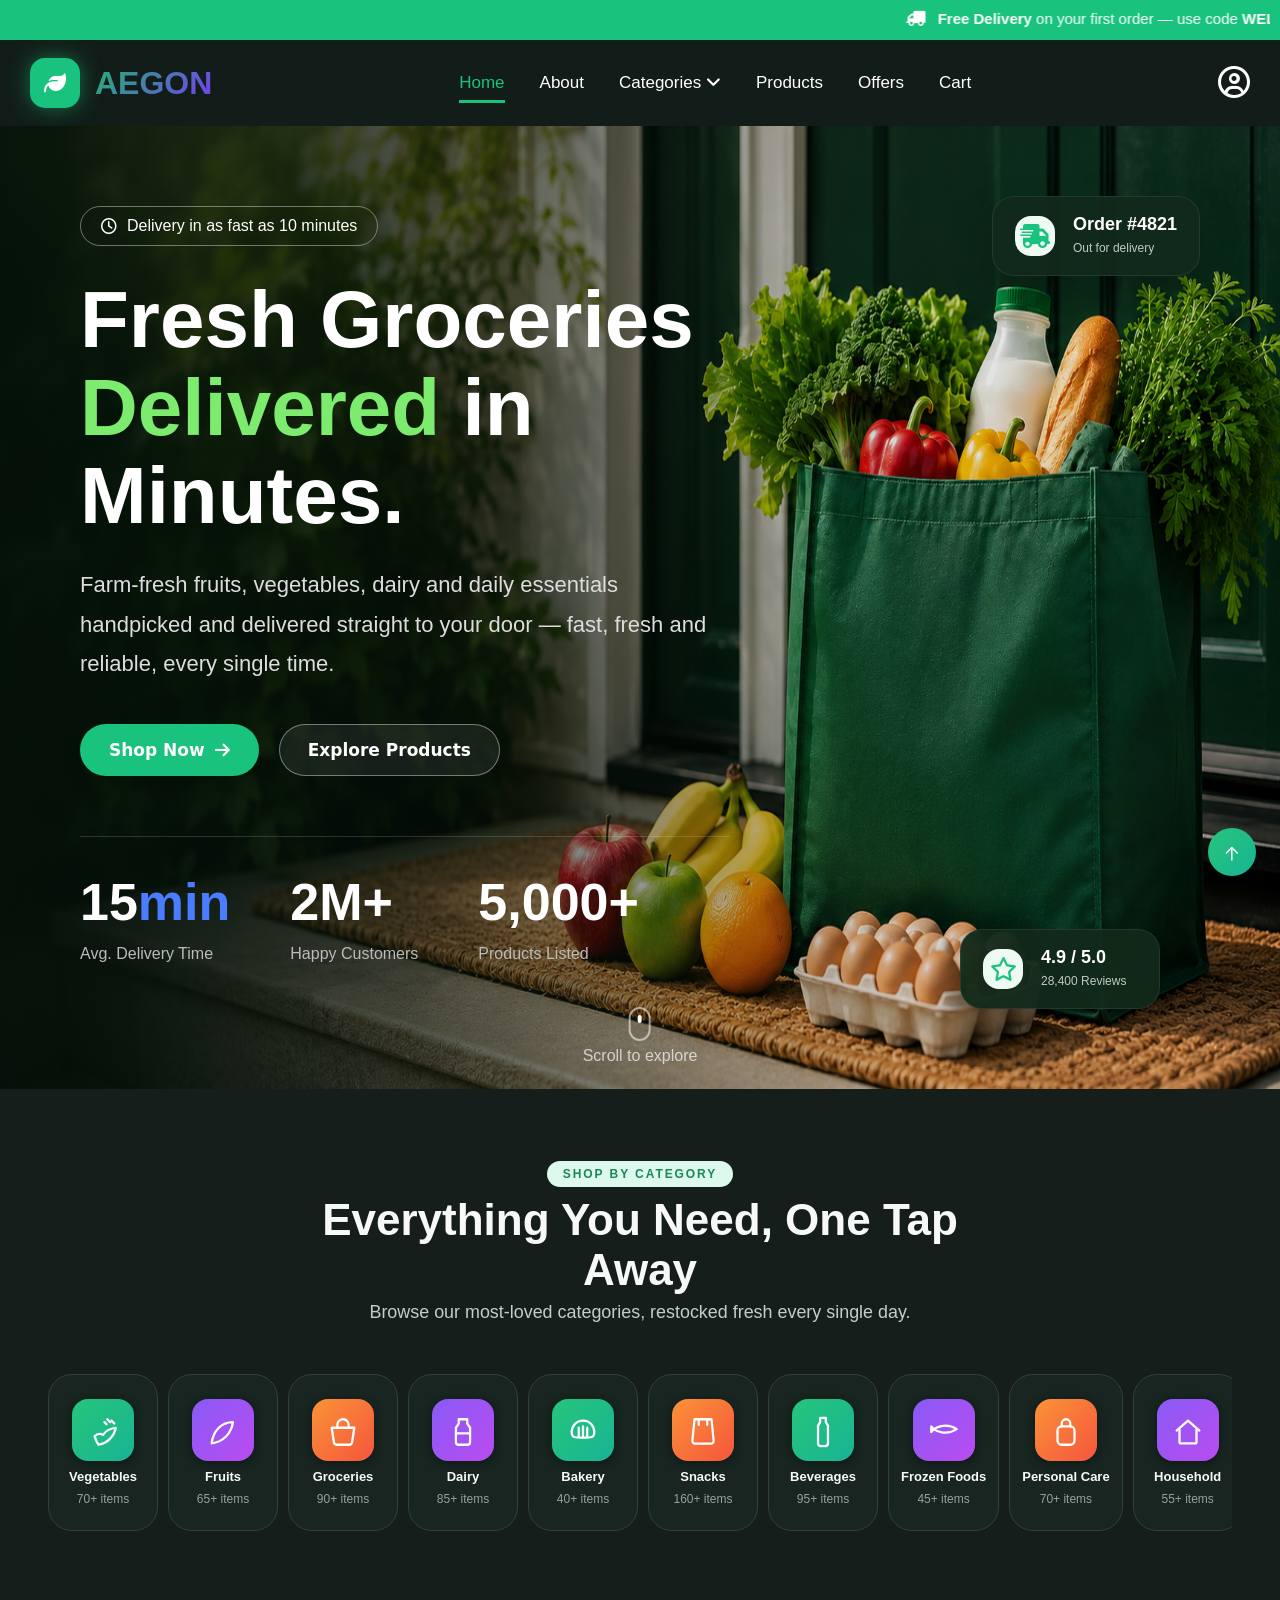
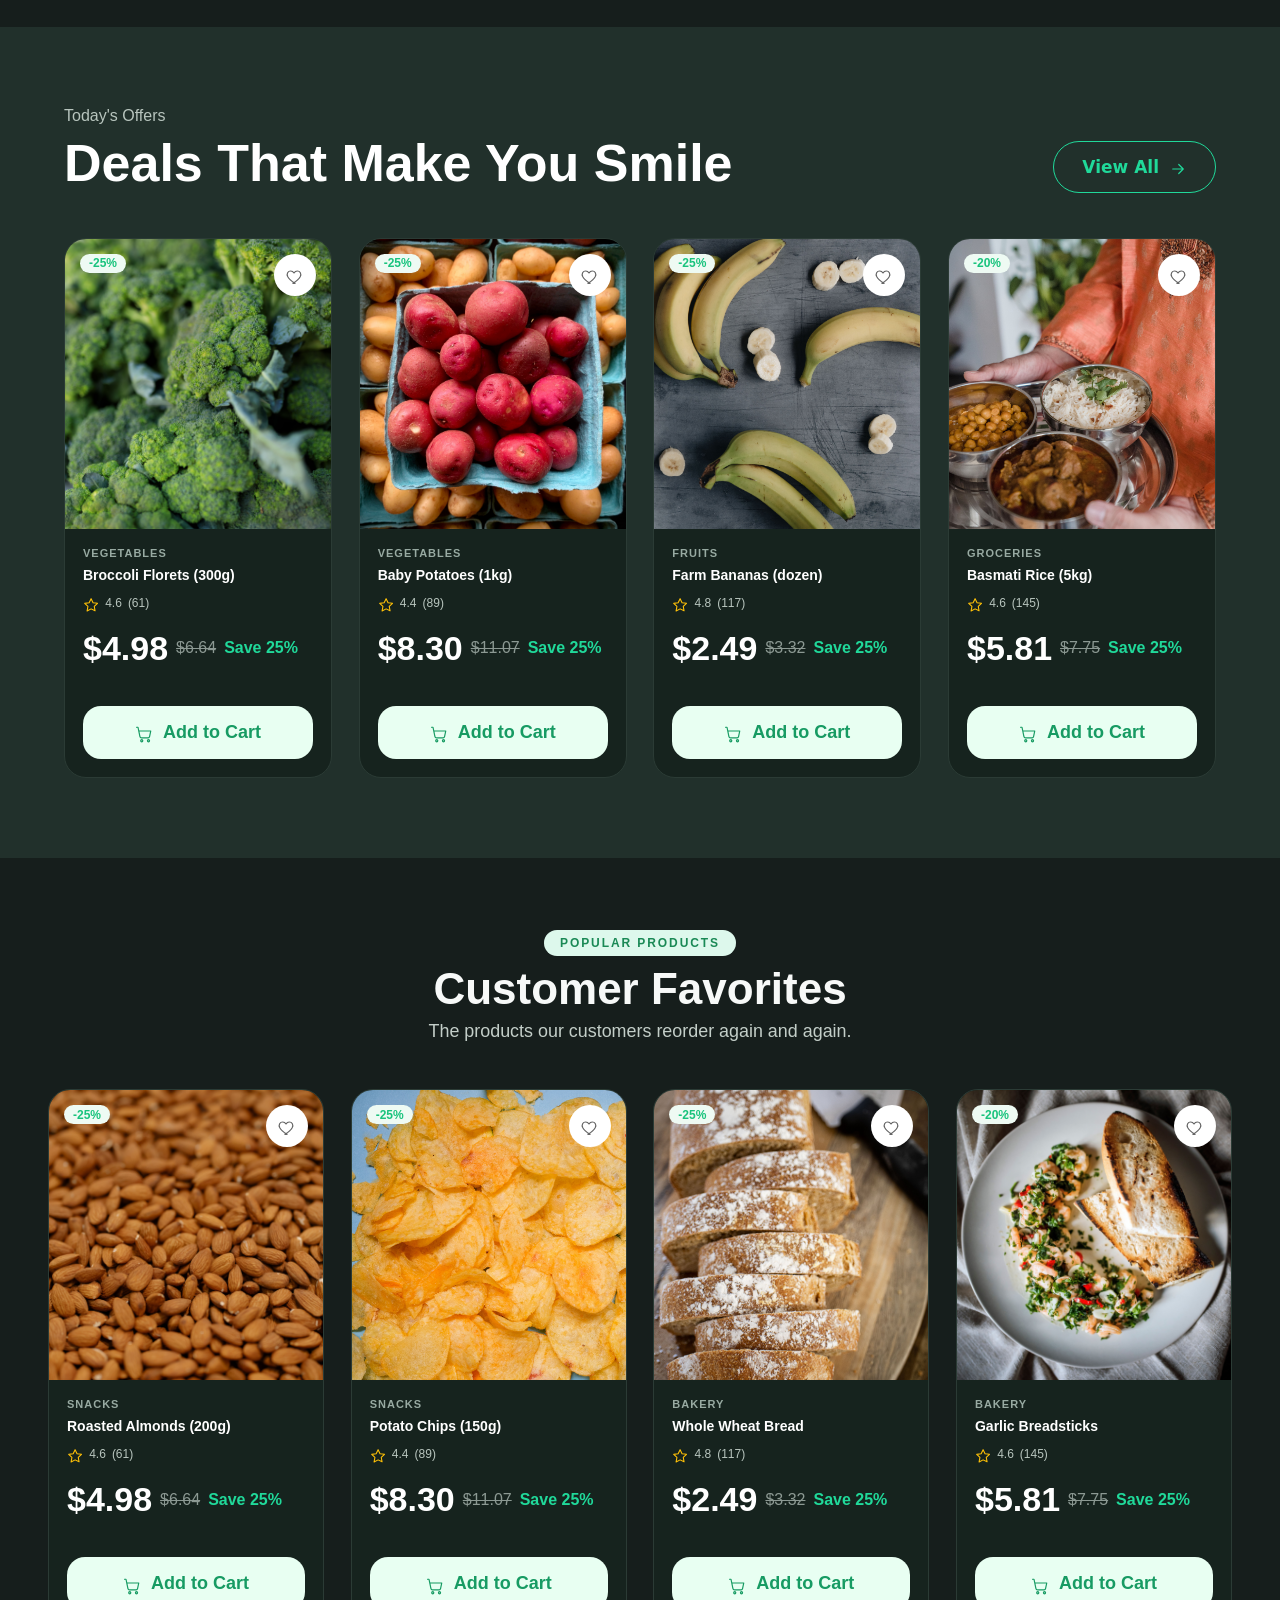
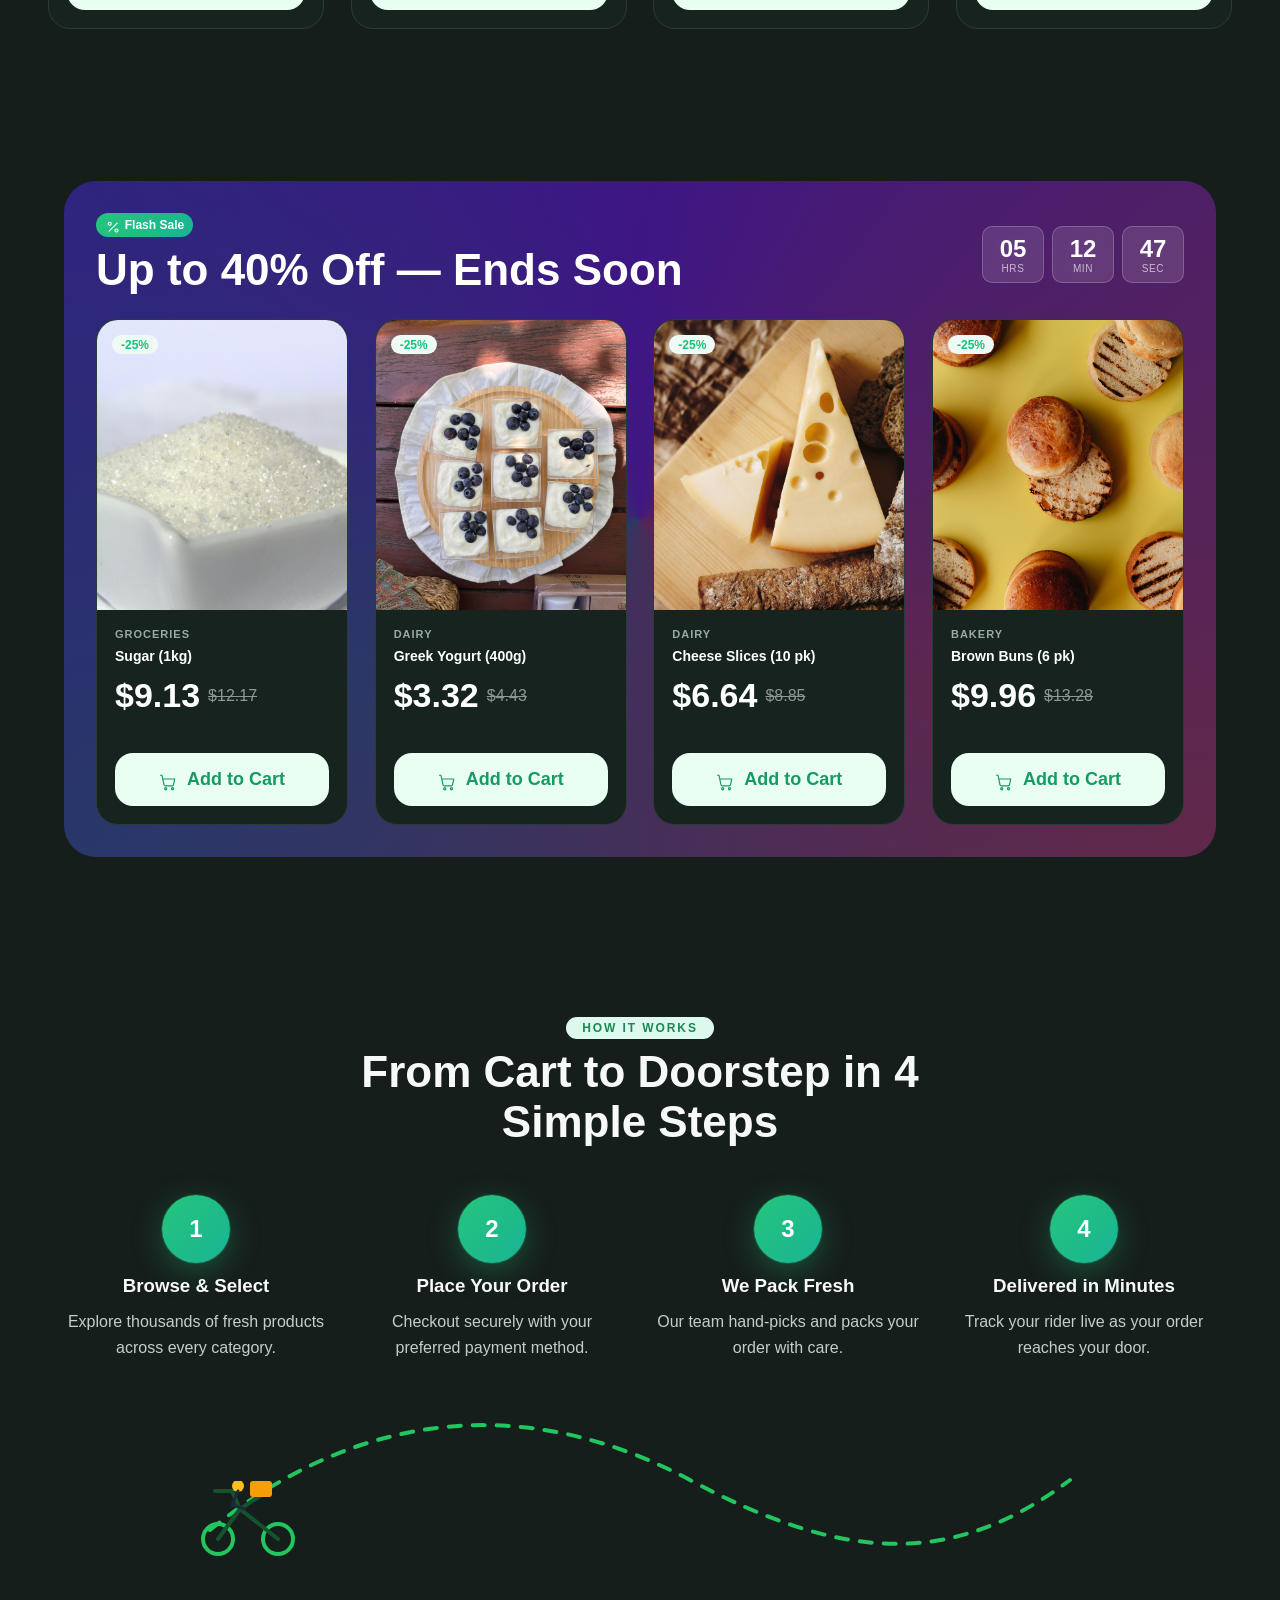
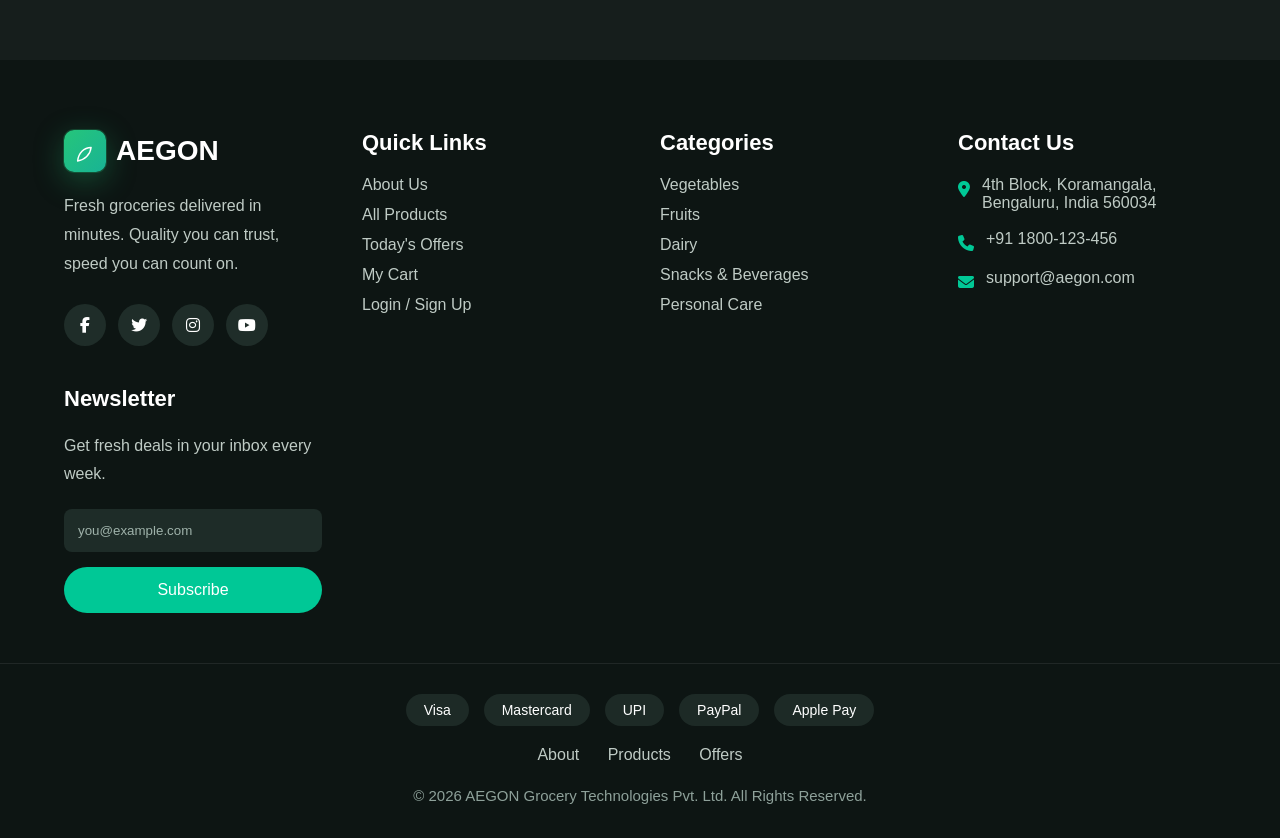
<file: html/index.html>
<!DOCTYPE html>
<html lang="en">

<head>
    <meta charset="UTF-8">
    <meta name="viewport" content="width=device-width, initial-scale=1.0">
    <link rel="shortcut icon" href="../Assets/favicon.svg" type="image/x-icon">
    <title>AEGON | Fresh Groceries Delivered in Minutes</title>
    <link rel="stylesheet" href="https://cdnjs.cloudflare.com/ajax/libs/font-awesome/6.7.2/css/all.min.css">
    <link rel="stylesheet" href="../css/style.css">
    <link rel="stylesheet" href="../css/index.css">
    <style>
      
    </style>
</head>

<svg style="position:absolute; width:0; height:0; overflow:hidden;">
    <defs>
      <symbol id="icon-chevron-down" viewBox="0 0 24 24"><path d="M6 9l6 6 6-6"/></symbol>
      <symbol id="icon-search" viewBox="0 0 24 24"><circle cx="11" cy="11" r="7"/><path d="M21 21l-4.3-4.3"/></symbol>
      <symbol id="icon-heart" viewBox="0 0 24 24"><path d="M12 20.5s-7.5-4.6-9.8-9.2C.6 7.8 2.4 4 6.2 4c2.1 0 3.6 1.2 4.5 2.6C11.5 5.2 13 4 15.1 4c3.8 0 5.6 3.8 4 7.3-2.3 4.6-9.8 9.2-9.8 9.2Z"/></symbol>
      <symbol id="icon-cart" viewBox="0 0 24 24"><circle cx="9" cy="21" r="1.4"/><circle cx="18" cy="21" r="1.4"/><path d="M2 3h2l2.6 12.6a2 2 0 0 0 2 1.6h8.8a2 2 0 0 0 2-1.6L21 8H6"/></symbol>
      <symbol id="icon-user" viewBox="0 0 24 24"><circle cx="12" cy="8" r="4"/><path d="M4 21c1.5-4.5 5-6 8-6s6.5 1.5 8 6"/></symbol>
      <symbol id="icon-star" viewBox="0 0 24 24"><path d="M12 2.5l2.9 6 6.6.8-4.8 4.6 1.2 6.6L12 17.6l-5.9 3 1.2-6.6-4.8-4.6 6.6-.8Z"/></symbol>
      <symbol id="icon-menu" viewBox="0 0 24 24"><path d="M3 6h18M3 12h18M3 18h18"/></symbol>
      <symbol id="icon-close" viewBox="0 0 24 24"><path d="M6 6l12 12M18 6L6 18"/></symbol>
      <symbol id="icon-check" viewBox="0 0 24 24"><path d="M5 13l4 4L19 7"/></symbol>
      <symbol id="icon-truck" viewBox="0 0 24 24"><path d="M2 7h11v9H2z"/><path d="M13 10h4l4 3v3h-8z"/><circle cx="7" cy="18" r="1.6"/><circle cx="17.5" cy="18" r="1.6"/></symbol>
      <symbol id="icon-shield" viewBox="0 0 24 24"><path d="M12 3l7 3v5c0 5-3 8.5-7 10-4-1.5-7-5-7-10V6Z"/><path d="M9 12l2 2 4-4"/></symbol>
      <symbol id="icon-tag" viewBox="0 0 24 24"><path d="M12 3h6a2 2 0 0 1 2 2v6l-9 9-8-8 9-9Z"/><circle cx="15" cy="7" r="1.4"/></symbol>
      <symbol id="icon-headset" viewBox="0 0 24 24"><path d="M4 13v-1a8 8 0 0 1 16 0v1"/><rect x="2.5" y="13" width="4" height="6" rx="1.5"/><rect x="17.5" y="13" width="4" height="6" rx="1.5"/><path d="M20 19a4 4 0 0 1-4 3h-2"/></symbol>
      <symbol id="icon-instagram" viewBox="0 0 24 24"><rect x="3" y="3" width="18" height="18" rx="5"/><circle cx="12" cy="12" r="4"/><circle cx="17.3" cy="6.7" r="1"/></symbol>
      <symbol id="icon-facebook" viewBox="0 0 24 24"><path d="M14 9h3V5h-3a4 4 0 0 0-4 4v2H7v4h3v6h4v-6h3l1-4h-4v-2c0-.6.4-1 1-1Z"/></symbol>
      <symbol id="icon-twitter" viewBox="0 0 24 24"><path d="M21 5.5c-.8.4-1.6.6-2.5.8a4.3 4.3 0 0 0-7.3 3.9A12.2 12.2 0 0 1 2.5 4.9a4.3 4.3 0 0 0 1.3 5.7c-.7 0-1.4-.2-2-.5v.1a4.3 4.3 0 0 0 3.4 4.2c-.6.2-1.3.2-2 .1a4.3 4.3 0 0 0 4 3A8.6 8.6 0 0 1 1 19.5 12.2 12.2 0 0 0 7.6 21.5c7.9 0 12.3-6.6 12.3-12.3v-.6c.8-.6 1.6-1.4 2.1-2.3Z"/></symbol>
      <symbol id="icon-youtube" viewBox="0 0 24 24"><rect x="2" y="5" width="20" height="14" rx="4"/><path d="M10 9l6 3-6 3Z"/></symbol>
      <symbol id="icon-apple" viewBox="0 0 24 24"><path d="M16.4 2.4c.1 1-.3 2-.9 2.7-.6.7-1.6 1.3-2.6 1.2-.1-1 .4-2 1-2.7.6-.7 1.6-1.2 2.5-1.2ZM19.8 17c-.5 1.1-.8 1.6-1.4 2.6-.9 1.4-2.2 3.1-3.7 3.1-1.4 0-1.7-.9-3.5-.9-1.8 0-2.2.9-3.5.9-1.5 0-2.7-1.5-3.6-2.9C2 16.9 1.5 12.6 3.3 10c1.1-1.6 2.7-2.6 4.2-2.6 1.5 0 2.4.9 3.6.9 1.2 0 1.9-.9 3.6-.9 1.3 0 2.7.7 3.7 1.9-3.3 1.8-2.7 6.4 1.4 7.7Z"/></symbol>
      <symbol id="icon-play" viewBox="0 0 24 24"><path d="M5 3.5v17l14-8.5Z"/></symbol>
      <symbol id="icon-arrow-right" viewBox="0 0 24 24"><path d="M5 12h14M13 6l6 6-6 6"/></symbol>
      <symbol id="icon-leaf" viewBox="0 0 24 24"><path d="M4 20c8-1 14-7 15-15C11 5 5 11 4 20Z"/></symbol>
      <symbol id="icon-clock" viewBox="0 0 24 24"><circle cx="12" cy="12" r="9"/><path d="M12 7v5l3.5 2"/></symbol>
      <symbol id="icon-percent" viewBox="0 0 24 24"><circle cx="7" cy="7" r="2.3"/><circle cx="17" cy="17" r="2.3"/><path d="M18 6L6 18"/></symbol>
      <symbol id="icon-basket" viewBox="0 0 24 24"><path d="M4 9h16l-1.6 10.2a2 2 0 0 1-2 1.8H7.6a2 2 0 0 1-2-1.8Z"/><path d="M8 9V7a4 4 0 0 1 8 0v2"/></symbol>
      <symbol id="icon-carrot" viewBox="0 0 24 24"><path d="M9 21c6-1 11-6 12-12-4 .5-7 2-9 5-2-1-4-1-6 1 1 2 1 4 3 6Z"/><path d="M15 3l2 2M18 4l2 2M13 5l1.5 1.5"/></symbol>
      <symbol id="icon-milk" viewBox="0 0 24 24"><path d="M9 3h6v3l2 3v10a2 2 0 0 1-2 2H9a2 2 0 0 1-2-2V9l2-3Z"/><path d="M7.5 13h9"/></symbol>
      <symbol id="icon-bread" viewBox="0 0 24 24"><path d="M4 12c0-4 3-8 8-8s8 4 8 8-2 4-8 4-8 0-8-4Z"/><path d="M9 9v6M12 8v7M15 9v6"/></symbol>
      <symbol id="icon-chips" viewBox="0 0 24 24"><path d="M6 3h12l1.5 15a2 2 0 0 1-2 2.2H6.5a2 2 0 0 1-2-2.2Z"/><path d="M9 3v4M15 3v4"/></symbol>
      <symbol id="icon-bottle" viewBox="0 0 24 24"><path d="M10 2h4v3l1.5 2.5V20a2 2 0 0 1-2 2h-3a2 2 0 0 1-2-2V7.5L10 5Z"/></symbol>
      <symbol id="icon-soap" viewBox="0 0 24 24"><rect x="6" y="8" width="12" height="13" rx="3"/><path d="M9 8V6a3 3 0 0 1 6 0v2"/></symbol>
      <symbol id="icon-home" viewBox="0 0 24 24"><path d="M4 11l8-7 8 7"/><path d="M6 10v9a1 1 0 0 0 1 1h10a1 1 0 0 0 1-1v-9"/></symbol>
      <symbol id="icon-fish" viewBox="0 0 24 24"><path d="M3 12c4-5 12-6 18-2-6 4-14 3-18-2Z"/></symbol>
      <symbol id="icon-mail" viewBox="0 0 24 24"><rect x="3" y="5" width="18" height="14" rx="2"/><path d="M4 6l8 7 8-7"/></symbol>
      <symbol id="icon-phone" viewBox="0 0 24 24"><path d="M6 3h3l1.5 4-2 2a13 13 0 0 0 6.5 6.5l2-2 4 1.5v3a2 2 0 0 1-2.2 2C10.6 20.5 3.5 13.4 4 5.2A2 2 0 0 1 6 3Z"/></symbol>
    </defs>
  </svg>

<body>
    <div class="announcement">
        <marquee>
            <i class="fa-solid fa-truck fa-flip-horizontal"></i>
            <strong>Free Delivery</strong>
            on your first order —
            use code
            <strong>WELCOME50</strong>
            for 50% OFF!
        </marquee>
    </div>

    <header>
        <div class="container">
            <a href="/html/index.html" class="logo">
                <div class="logo-box">
                    <i class="fa-solid fa-leaf"></i>
                </div>
                <h1>AEGON</h1>
            </a>
            <input type="checkbox" id="menu">
            <label for="menu" class="menu-btn">
                <i class="fa-solid fa-bars"></i>
            </label>
            <nav>
                <ul>
                    <li><a class="active" href="/html/index.html">Home</a></li>
                    <li><a href="/html/about.html">About</a></li>
                    <li class="dropdown">
                        <a href="/html/product.html">
                            Categories
                            <i class="fa-solid fa-angle-down"></i>
                        </a>
                        <div class="mega-menu">
                            <div class="column">
                                <h3>Fresh Produce</h3>
                                <a href="/html/product.html#vegetables">Vegetables</a>
                                <a href="/html/product.html#fruits">Fruits</a>
                                <a href="/html/product.htm#groceries">Groceries</a>
                            </div>
                            <div class="column">
                                <h3>Dairy & Bakery</h3>
                                <a href="/html/product.html#dairy">Dairy</a>
                                <a href="/html/product.html#bakery">Bakery</a>
                                <a href="/html/product.html#frozen-foods">Frozen Foods</a>
                            </div>
                            <div class="column">
                                <h3>Snacks & More</h3>
                                <a href="/html/product.html#snacks">Snacks</a>
                                <a href="/html/product.html#beverages">Beverages</a>
                                <a href="/html/product.html#personal-care">Personal Care</a>
                                <a href="/html/product.html#household">Household</a>
                            </div>
                        </div>
                    </li>
                    <li><a href="/html/product.html">Products</a></li>
                    <li><a href="offer.html">Offers</a></li>
                    <li><a href="cart.html">Cart
                            <span class="badge badge--gradient" style="padding:0.1em 0.55em; font-size:10px; margin-left:4px; vertical-align:2px;"><span data-cart-count>0</span></span>
                        </a></li>
                </ul>
            </nav>

            <div class="profile">
                <i class="fa-regular fa-circle-user"></i>
                <div class="profile-menu" data-account-panel>
                    <a href="login.html">Login</a>
                    <a href="signup.html">Sign Up</a>
                </div>
            </div>
        </div>
    </header>

    <!-- banner -->
    <section class="hero">
        <div class="overlay"></div>
        <div class="hero-content">
            <div class="delivery-badge">
                <i class="fa-regular fa-clock"></i>
                Delivery in as fast as 10 minutes
            </div>
            <h1>
                Fresh Groceries
                <span>Delivered</span> in
                Minutes.
            </h1>
            <p>
                Farm-fresh fruits, vegetables, dairy and daily essentials
                handpicked and delivered straight to your door —
                fast, fresh and reliable, every single time.
            </p>
            <div class="hero-buttons">
                <a href="/html/product.html" class="btn btn-primary">
                    Shop Now
                    <i class="fa-solid fa-arrow-right"></i>
                </a>
                <a href="/html/product.html" class="btn btn-secondary">
                    Explore Products
                </a>
            </div>
            <div class="hero-stats">
                <div>
                    <h2>15<span>min</span></h2>
                    <p>Avg. Delivery Time</p>
                </div>
                <div>
                    <h2>2M+</h2>
                    <p>Happy Customers</p>
                </div>
                <div>
                    <h2>5,000+</h2>
                    <p>Products Listed</p>
                </div>
            </div>
        </div>

        <!-- floating Cards -->

        <div class="floating-card order-card">
            <div class="card-icon">
                <i class="fa-solid fa-truck-fast"></i>
            </div>
            <div class="card-content">
                <h4>Order #4821</h4>
                <p>Out for delivery</p>
            </div>
        </div>

        <div class="floating-card rating-card">
            <div class="card-icon">
                <i class="fa-regular fa-star"></i>
            </div>
            <div class="card-content">
                <h4>4.9 / 5.0</h4>
                <p>28,400 Reviews</p>
            </div>
        </div>
        <div class="scroll">
            <span class="scroll-indicator"></span>
            Scroll to explore
        </div>

    </section>

    <section class="Category" id="categories">
        <div class="Category-container">
            <div class="Category-head">
                <span class="Category-header">Shop by Category</span>
                <h2 id="categories-title">Everything You Need, One Tap Away</h2>
                <p>Browse our most-loved categories, restocked fresh every single day.</p>
            </div>

            <div class="category-slider" role="list">
                <a href="/html/product.html#vegetables" class="category-card" role="listitem">
                    <span class="category-card__icon"><svg class="icon" width="30" height="30">
                            <use href="#icon-carrot"></use>
                        </svg></span>
                    <span class="category-card__name">Vegetables</span>
                    <span class="category-card__count">70+ items</span>
                </a>
                <a href="/html/product.html#fruits" class="category-card" role="listitem">
                    <span class="category-card__icon"><svg class="icon" width="30" height="30">
                            <use href="#icon-leaf"></use>
                        </svg></span>
                    <span class="category-card__name">Fruits</span>
                    <span class="category-card__count">65+ items</span>
                </a>
                <a href="/html/product.html#groceries" class="category-card" role="listitem">
                    <span class="category-card__icon"><svg class="icon" width="30" height="30">
                            <use href="#icon-basket"></use>
                        </svg></span>
                    <span class="category-card__name">Groceries</span>
                    <span class="category-card__count">90+ items</span>
                </a>
                <a href="/html/product.html#dairy" class="category-card" role="listitem">
                    <span class="category-card__icon"><svg class="icon" width="30" height="30">
                            <use href="#icon-milk"></use>
                        </svg></span>
                    <span class="category-card__name">Dairy</span>
                    <span class="category-card__count">85+ items</span>
                </a>
                <a href="/html/product.html#bakery" class="category-card" role="listitem">
                    <span class="category-card__icon"><svg class="icon" width="30" height="30">
                            <use href="#icon-bread"></use>
                        </svg></span>
                    <span class="category-card__name">Bakery</span>
                    <span class="category-card__count">40+ items</span>
                </a>
                <a href="/html/product.html#snacks" class="category-card" role="listitem">
                    <span class="category-card__icon"><svg class="icon" width="30" height="30">
                            <use href="#icon-chips"></use>
                        </svg></span>
                    <span class="category-card__name">Snacks</span>
                    <span class="category-card__count">160+ items</span>
                </a>
                <a href="/html/product.html#beverages" class="category-card" role="listitem">
                    <span class="category-card__icon"><svg class="icon" width="30" height="30">
                            <use href="#icon-bottle"></use>
                        </svg></span>
                    <span class="category-card__name">Beverages</span>
                    <span class="category-card__count">95+ items</span>
                </a>
                <a href="/html/product.html#frozen-foods" class="category-card" role="listitem">
                    <span class="category-card__icon"><svg class="icon" width="30" height="30">
                            <use href="#icon-fish"></use>
                        </svg></span>
                    <span class="category-card__name">Frozen Foods</span>
                    <span class="category-card__count">45+ items</span>
                </a>
                <a href="/html/product.html#personal-care" class="category-card" role="listitem">
                    <span class="category-card__icon"><svg class="icon" width="30" height="30">
                            <use href="#icon-soap"></use>
                        </svg></span>
                    <span class="category-card__name">Personal Care</span>
                    <span class="category-card__count">70+ items</span>
                </a>
                <a href="/html/product.html#household" class="category-card" role="listitem">
                    <span class="category-card__icon"><svg class="icon" width="30" height="30">
                            <use href="#icon-home"></use>
                        </svg></span>
                    <span class="category-card__name">Household</span>
                    <span class="category-card__count">55+ items</span>
                </a>
            </div>
        </div>
    </section>

  <section class="section bg-noise" id="offers" aria-labelledby="offers-title" style="background:hsl(160, 18%, 16%);">
    <div class="container2">
      <div class="section-head-row">
        <div>
          <span class="eyebrow">Today's Offers</span>
          <h2 id="offers-title">Deals That Make You Smile</h2>
        </div>
        <a href="offer.html" class="btn btn--secondary">
          View All
          <svg class="icon" width="16" height="16" aria-hidden="true">
            <use href="#icon-arrow-right"></use>
          </svg>
        </a>
      </div>

      <div class="product-grid">
        <article class="product-card">
          <div class="product-card__media">
            <span class="badge badge--info product-card__badge">-25%</span>
            <label class="product-card__wishlist" aria-label="Add Broccoli Florets (300g) to wishlist">
              <input type="checkbox" data-wishlist-toggle="3">
              <svg class="icon" width="17" height="17" aria-hidden="true">
                <use href="#icon-heart"></use>
              </svg>
            </label>
            <img src="../Assets/products/broccoli-florets-300g.jpg" alt="Broccoli Florets (300g)" width="400"
              height="400" loading="lazy">
            <div class="product-card__overlay">
              <a href="singlepage.html?id=3" class="product-card__quickview">Quick View</a>
            </div>
          </div>
          <div class="product-card__body">
            <span class="product-card__category">Vegetables</span>
            <h3 class="product-card__title">Broccoli Florets (300g)</h3>
            <div class="product-card__rating">
              <svg class="icon icon--filled" width="13" height="13" aria-hidden="true">
                <use href="#icon-star"></use>
              </svg>
              4.6 <span>(61)</span>
            </div>
            <div class="product-card__price-row">
              <span class="product-card__price">$4.98</span>
              <span class="product-card__price-old">$6.64</span>
              <span class="product-card__discount">Save 25%</span>
            </div>
          </div>
          <div class="product-card__footer">
            <button type="button" class="product-card__add-btn" data-add-to-cart="3">
              <svg class="icon" width="16" height="16" aria-hidden="true">
                <use href="#icon-cart"></use>
              </svg>
              Add to Cart
            </button>
          </div>
        </article>
        <article class="product-card">
          <div class="product-card__media">
            <span class="badge badge--accent product-card__badge">-25%</span>
            <label class="product-card__wishlist" aria-label="Add Baby Potatoes (1kg) to wishlist">
              <input type="checkbox" data-wishlist-toggle="7">
              <svg class="icon" width="17" height="17" aria-hidden="true">
                <use href="#icon-heart"></use>
              </svg>
            </label>
            <img src="../Assets/products/baby-potatoes-1kg.jpg" alt="Baby Potatoes (1kg)" width="400" height="400"
              loading="lazy">
            <div class="product-card__overlay">
              <a href="singlepage.html?id=7" class="product-card__quickview">Quick View</a>
            </div>
          </div>
          <div class="product-card__body">
            <span class="product-card__category">Vegetables</span>
            <h3 class="product-card__title">Baby Potatoes (1kg)</h3>
            <div class="product-card__rating">
              <svg class="icon icon--filled" width="13" height="13" aria-hidden="true">
                <use href="#icon-star"></use>
              </svg>
              4.4 <span>(89)</span>
            </div>
            <div class="product-card__price-row">
              <span class="product-card__price">$8.30</span>
              <span class="product-card__price-old">$11.07</span>
              <span class="product-card__discount">Save 25%</span>
            </div>
          </div>
          <div class="product-card__footer">
            <button type="button" class="product-card__add-btn" data-add-to-cart="7">
              <svg class="icon" width="16" height="16" aria-hidden="true">
                <use href="#icon-cart"></use>
              </svg>
              Add to Cart
            </button>
          </div>
        </article>
        <article class="product-card">
          <div class="product-card__media">
            <span class="badge badge--success product-card__badge">-25%</span>
            <label class="product-card__wishlist" aria-label="Add Farm Bananas (dozen) to wishlist">
              <input type="checkbox" data-wishlist-toggle="11">
              <svg class="icon" width="17" height="17" aria-hidden="true">
                <use href="#icon-heart"></use>
              </svg>
            </label>
            <img src="../Assets/products/farm-bananas-dozen.jpg" alt="Farm Bananas (dozen)" width="400" height="400"
              loading="lazy">
            <div class="product-card__overlay">
              <a href="singlepage.html?id=11" class="product-card__quickview">Quick View</a>
            </div>
          </div>
          <div class="product-card__body">
            <span class="product-card__category">Fruits</span>
            <h3 class="product-card__title">Farm Bananas (dozen)</h3>
            <div class="product-card__rating">
              <svg class="icon icon--filled" width="13" height="13" aria-hidden="true">
                <use href="#icon-star"></use>
              </svg>
              4.8 <span>(117)</span>
            </div>
            <div class="product-card__price-row">
              <span class="product-card__price">$2.49</span>
              <span class="product-card__price-old">$3.32</span>
              <span class="product-card__discount">Save 25%</span>
            </div>
          </div>
          <div class="product-card__footer">
            <button type="button" class="product-card__add-btn" data-add-to-cart="11">
              <svg class="icon" width="16" height="16" aria-hidden="true">
                <use href="#icon-cart"></use>
              </svg>
              Add to Cart
            </button>
          </div>
        </article>
        <article class="product-card">
          <div class="product-card__media">
            <span class="badge badge--danger product-card__badge">-20%</span>
            <label class="product-card__wishlist" aria-label="Add Basmati Rice (5kg) to wishlist">
              <input type="checkbox" data-wishlist-toggle="15">
              <svg class="icon" width="17" height="17" aria-hidden="true">
                <use href="#icon-heart"></use>
              </svg>
            </label>
            <img src="../Assets/products/basmati-rice-5kg.jpg" alt="Basmati Rice (5kg)" width="400" height="400"
              loading="lazy">
            <div class="product-card__overlay">
              <a href="singlepage.html?id=15" class="product-card__quickview">Quick View</a>
            </div>
          </div>
          <div class="product-card__body">
            <span class="product-card__category">Groceries</span>
            <h3 class="product-card__title">Basmati Rice (5kg)</h3>
            <div class="product-card__rating">
              <svg class="icon icon--filled" width="13" height="13" aria-hidden="true">
                <use href="#icon-star"></use>
              </svg>
              4.6 <span>(145)</span>
            </div>
            <div class="product-card__price-row">
              <span class="product-card__price">$5.81</span>
              <span class="product-card__price-old">$7.75</span>
              <span class="product-card__discount">Save 25%</span>
            </div>
          </div>
          <div class="product-card__footer">
            <button type="button" class="product-card__add-btn" data-add-to-cart="15">
              <svg class="icon" width="16" height="16" aria-hidden="true">
                <use href="#icon-cart"></use>
              </svg>
              Add to Cart
            </button>
          </div>
        </article>
      </div>
    </div>
  </section>

  <section class="Category" id="categories">
    <div class="Category-container">
      <div class="Category-head">
        <span class="Category-header">Popular Products</span>
        <h2 id="categories-title">Customer Favorites</h2>
        <p>The products our customers reorder again and again.</p>
      </div>

      <div class="product-grid">
        <article class="product-card">
          <div class="product-card__media">
            <span class="badge badge--info product-card__badge">-25%</span>
            <label class="product-card__wishlist" aria-label="Add Broccoli Florets (300g) to wishlist">
              <input type="checkbox" data-wishlist-toggle="3">
              <svg class="icon" width="17" height="17" aria-hidden="true">
                <use href="#icon-heart"></use>
              </svg>
            </label>
            <img src="../Assets/products/roasted-almonds-200g.jpg" alt="Broccoli Florets (300g)" width="400"
              height="400" loading="lazy">
            <div class="product-card__overlay">
              <a href="singlepage.html?id=3" class="product-card__quickview">Quick View</a>
            </div>
          </div>
          <div class="product-card__body">
            <span class="product-card__category">Snacks</span>
            <h3 class="product-card__title">Roasted Almonds (200g)</h3>
            <div class="product-card__rating">
              <svg class="icon icon--filled" width="13" height="13" aria-hidden="true">
                <use href="#icon-star"></use>
              </svg>
              4.6 <span>(61)</span>
            </div>
            <div class="product-card__price-row">
              <span class="product-card__price">$4.98</span>
              <span class="product-card__price-old">$6.64</span>
              <span class="product-card__discount">Save 25%</span>
            </div>
          </div>
          <div class="product-card__footer">
            <button type="button" class="product-card__add-btn" data-add-to-cart="3">
              <svg class="icon" width="16" height="16" aria-hidden="true">
                <use href="#icon-cart"></use>
              </svg>
              Add to Cart
            </button>
          </div>
        </article>
        <article class="product-card">
          <div class="product-card__media">
            <span class="badge badge--accent product-card__badge">-25%</span>
            <label class="product-card__wishlist" aria-label="Add Baby Potatoes (1kg) to wishlist">
              <input type="checkbox" data-wishlist-toggle="7">
              <svg class="icon" width="17" height="17" aria-hidden="true">
                <use href="#icon-heart"></use>
              </svg>
            </label>
            <img src="../Assets/products/potato-chips-150g.jpg" alt="Baby Potatoes (1kg)" width="400" height="400"
              loading="lazy">
            <div class="product-card__overlay">
              <a href="singlepage.html?id=7" class="product-card__quickview">Quick View</a>
            </div>
          </div>
          <div class="product-card__body">
            <span class="product-card__category">Snacks</span>
            <h3 class="product-card__title">Potato Chips (150g)</h3>
            <div class="product-card__rating">
              <svg class="icon icon--filled" width="13" height="13" aria-hidden="true">
                <use href="#icon-star"></use>
              </svg>
              4.4 <span>(89)</span>
            </div>
            <div class="product-card__price-row">
              <span class="product-card__price">$8.30</span>
              <span class="product-card__price-old">$11.07</span>
              <span class="product-card__discount">Save 25%</span>
            </div>
          </div>
          <div class="product-card__footer">
            <button type="button" class="product-card__add-btn" data-add-to-cart="7">
              <svg class="icon" width="16" height="16" aria-hidden="true">
                <use href="#icon-cart"></use>
              </svg>
              Add to Cart
            </button>
          </div>
        </article>
        <article class="product-card">
          <div class="product-card__media">
            <span class="badge badge--success product-card__badge">-25%</span>
            <label class="product-card__wishlist" aria-label="Add Farm Bananas (dozen) to wishlist">
              <input type="checkbox" data-wishlist-toggle="11">
              <svg class="icon" width="17" height="17" aria-hidden="true">
                <use href="#icon-heart"></use>
              </svg>
            </label>
            <img src="../Assets/products/whole-wheat-bread.jpg" alt="Farm Bananas (dozen)" width="400" height="400"
              loading="lazy">
            <div class="product-card__overlay">
              <a href="singlepage.html?id=11" class="product-card__quickview">Quick View</a>
            </div>
          </div>
          <div class="product-card__body">
            <span class="product-card__category">Bakery</span>
            <h3 class="product-card__title">Whole Wheat Bread</h3>
            <div class="product-card__rating">
              <svg class="icon icon--filled" width="13" height="13" aria-hidden="true">
                <use href="#icon-star"></use>
              </svg>
              4.8 <span>(117)</span>
            </div>
            <div class="product-card__price-row">
              <span class="product-card__price">$2.49</span>
              <span class="product-card__price-old">$3.32</span>
              <span class="product-card__discount">Save 25%</span>
            </div>
          </div>
          <div class="product-card__footer">
            <button type="button" class="product-card__add-btn" data-add-to-cart="11">
              <svg class="icon" width="16" height="16" aria-hidden="true">
                <use href="#icon-cart"></use>
              </svg>
              Add to Cart
            </button>
          </div>
        </article>
        <article class="product-card">
          <div class="product-card__media">
            <span class="badge badge--danger product-card__badge">-20%</span>
            <label class="product-card__wishlist" aria-label="Add Basmati Rice (5kg) to wishlist">
              <input type="checkbox" data-wishlist-toggle="15">
              <svg class="icon" width="17" height="17" aria-hidden="true">
                <use href="#icon-heart"></use>
              </svg>
            </label>
            <img src="../Assets/products/garlic-breadsticks.jpg" alt="Basmati Rice (5kg)" width="400" height="400"
              loading="lazy">
            <div class="product-card__overlay">
              <a href="singlepage.html?id=15" class="product-card__quickview">Quick View</a>
            </div>
          </div>
          <div class="product-card__body">
            <span class="product-card__category">Bakery</span>
            <h3 class="product-card__title">Garlic Breadsticks</h3>
            <div class="product-card__rating">
              <svg class="icon icon--filled" width="13" height="13" aria-hidden="true">
                <use href="#icon-star"></use>
              </svg>
              4.6 <span>(145)</span>
            </div>
            <div class="product-card__price-row">
              <span class="product-card__price">$5.81</span>
              <span class="product-card__price-old">$7.75</span>
              <span class="product-card__discount">Save 25%</span>
            </div>
          </div>
          <div class="product-card__footer">
            <button type="button" class="product-card__add-btn" data-add-to-cart="15">
              <svg class="icon" width="16" height="16" aria-hidden="true">
                <use href="#icon-cart"></use>
              </svg>
              Add to Cart
            </button>
          </div>
        </article>
      </div>
  </section>

  <section class="section" id="flash-sale" aria-labelledby="flash-sale-title">
    <div class="container2">
      <div class="flash-sale">
        <div class="flash-sale__head">
          <div>
            <span class="badge badge--gradient">
              <svg class="icon" width="13" height="13" aria-hidden="true">
                <use href="#icon-percent"></use>
              </svg>
              Flash Sale
            </span>
            <h2 id="flash-sale-title" style="color:white; margin-top:0.5rem;">Up to 40% Off — Ends Soon</h2>
          </div>
          <div class="countdown" role="timer" aria-label="Sale ends in 5 hours 12 minutes 47 seconds">
            <div class="countdown__unit"><span class="countdown__num">05</span><span class="countdown__label">Hrs</span>
            </div>
            <div class="countdown__unit"><span class="countdown__num">12</span><span class="countdown__label">Min</span>
            </div>
            <div class="countdown__unit"><span class="countdown__num">47</span><span class="countdown__label">Sec</span>
            </div>
          </div>
        </div>

        <div class="product-grid">
          <article class="product-card">
            <div class="product-card__media">
              <span class="badge badge--danger product-card__badge">-25%</span>
              <img src="../Assets/products/sugar-1kg.jpg" alt="Sugar (1kg)" width="400" height="400" loading="lazy">
            </div>
            <div class="product-card__body">
              <span class="product-card__category">Groceries</span>
              <h3 class="product-card__title">Sugar (1kg)</h3>
              <div class="product-card__price-row">
                <span class="product-card__price">$9.13</span>
                <span class="product-card__price-old">$12.17</span>
              </div>
            </div>
            <div class="product-card__footer">
              <button type="button" class="product-card__add-btn" data-add-to-cart="19">
                <svg class="icon" width="16" height="16" aria-hidden="true">
                  <use href="#icon-cart"></use>
                </svg>
                Add to Cart
              </button>
            </div>
          </article>
          <article class="product-card">
            <div class="product-card__media">
              <span class="badge badge--danger product-card__badge">-25%</span>
              <img src="../Assets/products/greek-yogurt-400g.jpg" alt="Greek Yogurt (400g)" width="400" height="400"
                loading="lazy">
            </div>
            <div class="product-card__body">
              <span class="product-card__category">Dairy</span>
              <h3 class="product-card__title">Greek Yogurt (400g)</h3>
              <div class="product-card__price-row">
                <span class="product-card__price">$3.32</span>
                <span class="product-card__price-old">$4.43</span>
              </div>
            </div>
            <div class="product-card__footer">
              <button type="button" class="product-card__add-btn" data-add-to-cart="23">
                <svg class="icon" width="16" height="16" aria-hidden="true">
                  <use href="#icon-cart"></use>
                </svg>
                Add to Cart
              </button>
            </div>
          </article>
          <article class="product-card">
            <div class="product-card__media">
              <span class="badge badge--danger product-card__badge">-25%</span>
              <img src="../Assets/products/cheese-slices-10-pk.jpg" alt="Cheese Slices (10 pk)" width="400" height="400"
                loading="lazy">
            </div>
            <div class="product-card__body">
              <span class="product-card__category">Dairy</span>
              <h3 class="product-card__title">Cheese Slices (10 pk)</h3>
              <div class="product-card__price-row">
                <span class="product-card__price">$6.64</span>
                <span class="product-card__price-old">$8.85</span>
              </div>
            </div>
            <div class="product-card__footer">
              <button type="button" class="product-card__add-btn" data-add-to-cart="27">
                <svg class="icon" width="16" height="16" aria-hidden="true">
                  <use href="#icon-cart"></use>
                </svg>
                Add to Cart
              </button>
            </div>
          </article>
          <article class="product-card">
            <div class="product-card__media">
              <span class="badge badge--danger product-card__badge">-25%</span>
              <img src="../Assets/products/brown-buns-6-pk.jpg" alt="Brown Buns (6 pk)" width="400" height="400"
                loading="lazy">
            </div>
            <div class="product-card__body">
              <span class="product-card__category">Bakery</span>
              <h3 class="product-card__title">Brown Buns (6 pk)</h3>
              <div class="product-card__price-row">
                <span class="product-card__price">$9.96</span>
                <span class="product-card__price-old">$13.28</span>
              </div>
            </div>
            <div class="product-card__footer">
              <button type="button" class="product-card__add-btn" data-add-to-cart="31">
                <svg class="icon" width="16" height="16" aria-hidden="true">
                  <use href="#icon-cart"></use>
                </svg>
                Add to Cart
              </button>
            </div>
          </article>
        </div>
      </div>
    </div>
  </section>

  <section class="section" id="how-it-works" aria-labelledby="how-title">
    <div class="container2">
      <div class="section-head">
        <span class="eyebrow">How It Works</span>
        <h2 id="how-title">From Cart to Doorstep in 4 Simple Steps</h2>
      </div>

      <div class="process-steps">
        <div class="process-step">
          <span class="process-step__num">1</span>
          <h3>Browse &amp; Select</h3>
          <p>Explore thousands of fresh products across every category.</p>
        </div>
        <div class="process-step">
          <span class="process-step__num">2</span>
          <h3>Place Your Order</h3>
          <p>Checkout securely with your preferred payment method.</p>
        </div>
        <div class="process-step">
          <span class="process-step__num">3</span>
          <h3>We Pack Fresh</h3>
          <p>Our team hand-picks and packs your order with care.</p>
        </div>
        <div class="process-step">
          <span class="process-step__num">4</span>
          <h3>Delivered in Minutes</h3>
          <p>Track your rider live as your order reaches your door.</p>
        </div>
      </div>

      <!-- Animated delivery bike illustration -->
      <div class="delivery-animation">

        <svg class="road-svg" viewBox="0 0 900 220">

          <path class="road" d="M20 170
               C180 40,
               350 40,
               500 120
               S760 210,
               880 120">
          </path>

        </svg>

        <div class="bike">

          <div class="dust dust1"></div>
          <div class="dust dust2"></div>
          <div class="dust dust3"></div>

          <svg viewBox="0 0 120 80">

            <circle class="wheel left" cx="28" cy="58" r="15"></circle>

            <circle class="wheel right" cx="88" cy="58" r="15"></circle>

            <path class="frame" d="M28 58
               L50 28
               L88 58
               M50 28
               L42 10
               L25 10
               M50 28
               L70 15">
            </path>

            <!-- Rider -->

            <circle class="head" cx="48" cy="5" r="6"></circle>

            <path class="body" d="M48 10
               L42 24
               L55 28">
            </path>

            <!-- Delivery Box -->

            <rect class="box" x="60" y="0" width="22" height="16" rx="3"></rect>

          </svg>

        </div>

      </div>
  </section>

  <footer class="footer">
    <a href="#top" class="back-to-top" aria-label="Back to top">
    <svg class="icon" width="20" height="20" aria-hidden="true" style="transform:rotate(-90deg);"><use href="#icon-arrow-right"></use></svg>
  </a>

    <div class="container2 footer-grid">

      <!-- Logo -->

      <div class="footer-col">

        <div class="footer-logo">
          <span class="navbar__brand-mark" aria-hidden="true">
            <svg class="icon" width="20" height="20"><use href="#icon-leaf"></use></svg>
          </span>
          <h2>AEGON</h2>
        </div>

        <p>
          Fresh groceries delivered in minutes.
          Quality you can trust, speed you can count on.
        </p>

        <div class="social-links">

          <a href="#"><i class="fab fa-facebook-f"></i></a>

          <a href="#"><i class="fab fa-twitter"></i></a>

          <a href="#"><i class="fab fa-instagram"></i></a>

          <a href="#"><i class="fab fa-youtube"></i></a>

        </div>

      </div>

      <!-- Quick Links -->

      <div class="footer-col">

        <h3>Quick Links</h3>

        <ul>

          <li><a href="about.html">About Us</a></li>

          <li><a href="products.html">All Products</a></li>

          <li><a href="offer.html">Today's Offers</a></li>

          <li><a href="cart.html">My Cart</a></li>

          <li><a href="login.html">Login / Sign Up</a></li>

        </ul>

      </div>

      <!-- Categories -->

      <div class="footer-col">

        <h3>Categories</h3>

        <ul>

          <li><a href="#">Vegetables</a></li>

          <li><a href="#">Fruits</a></li>

          <li><a href="#">Dairy</a></li>

          <li><a href="#">Snacks & Beverages</a></li>

          <li><a href="#">Personal Care</a></li>

        </ul>

      </div>

      <!-- Contact -->

      <div class="footer-col">

        <h3>Contact Us</h3>

        <div class="contact-item">

          <i class="fa-solid fa-location-dot"></i>

          <span>
            4th Block, Koramangala,
            Bengaluru, India 560034
          </span>

        </div>

        <div class="contact-item">

          <i class="fa-solid fa-phone"></i>

          <a href="tel:+911800123456">
            +91 1800-123-456
          </a>

        </div>

        <div class="contact-item">

          <i class="fa-solid fa-envelope"></i>

          <a href="mailto:support@aegon.com">
            support@aegon.com
          </a>

        </div>

      </div>

      <!-- Newsletter -->

      <div class="footer-col">

        <h3>Newsletter</h3>

        <p>Get fresh deals in your inbox every week.</p>

        <form class="newsletter">

          <input type="email" placeholder="you@example.com" required>

          <button type="submit">
            Subscribe
          </button>

        </form>

      </div>

    </div>

    <hr>

    <div class="container2 footer-bottom">

      <div class="payments">

        <span>Visa</span>

        <span>Mastercard</span>

        <span>UPI</span>

        <span>PayPal</span>

        <span>Apple Pay</span>

      </div>

      <div class="footer-menu">

        <a href="about.html">About</a>

        <a href="products.html">Products</a>

        <a href="offer.html">Offers</a>

      </div>

      <p>
        © 2026 AEGON Grocery Technologies Pvt. Ltd.
        All Rights Reserved.
      </p>

    </div>

  </footer>
  <script src="../js/storage.js"></script>
  <script src="../js/nav.js"></script>
</body>

</html>
</file>
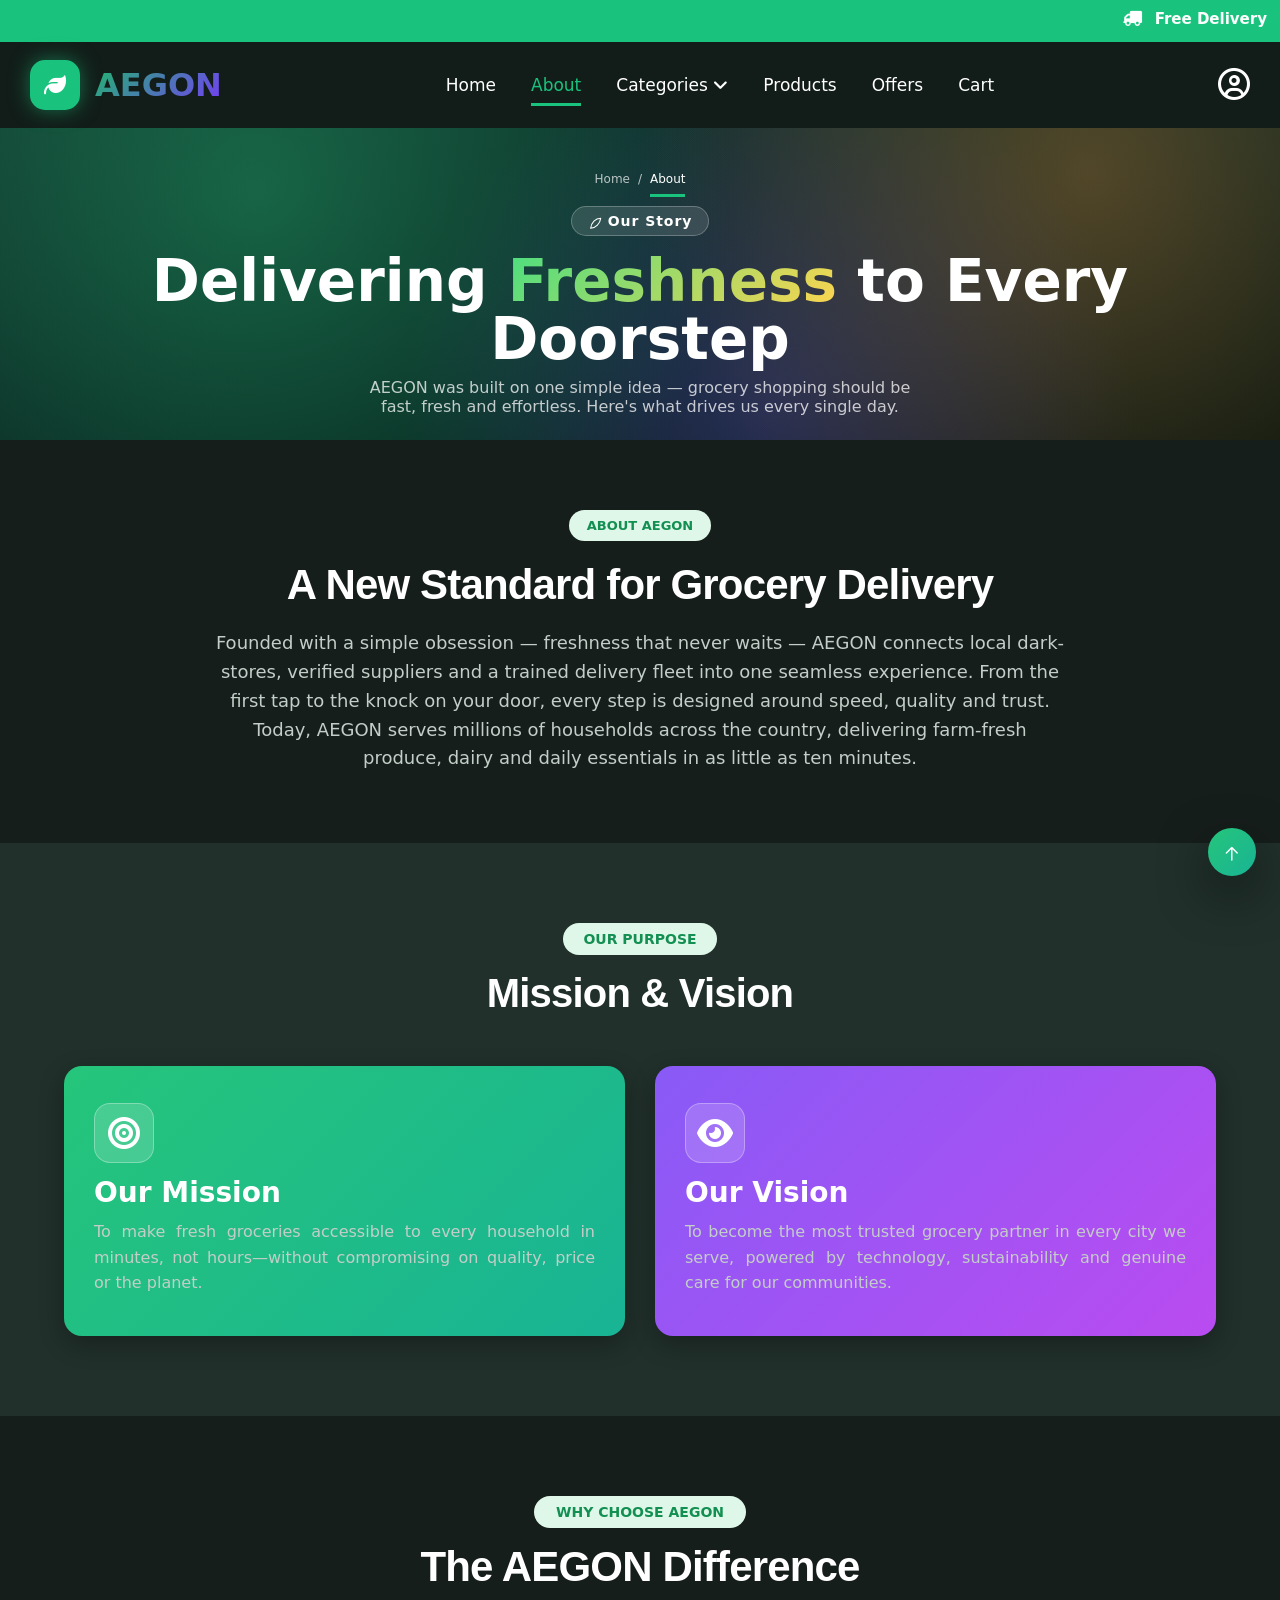
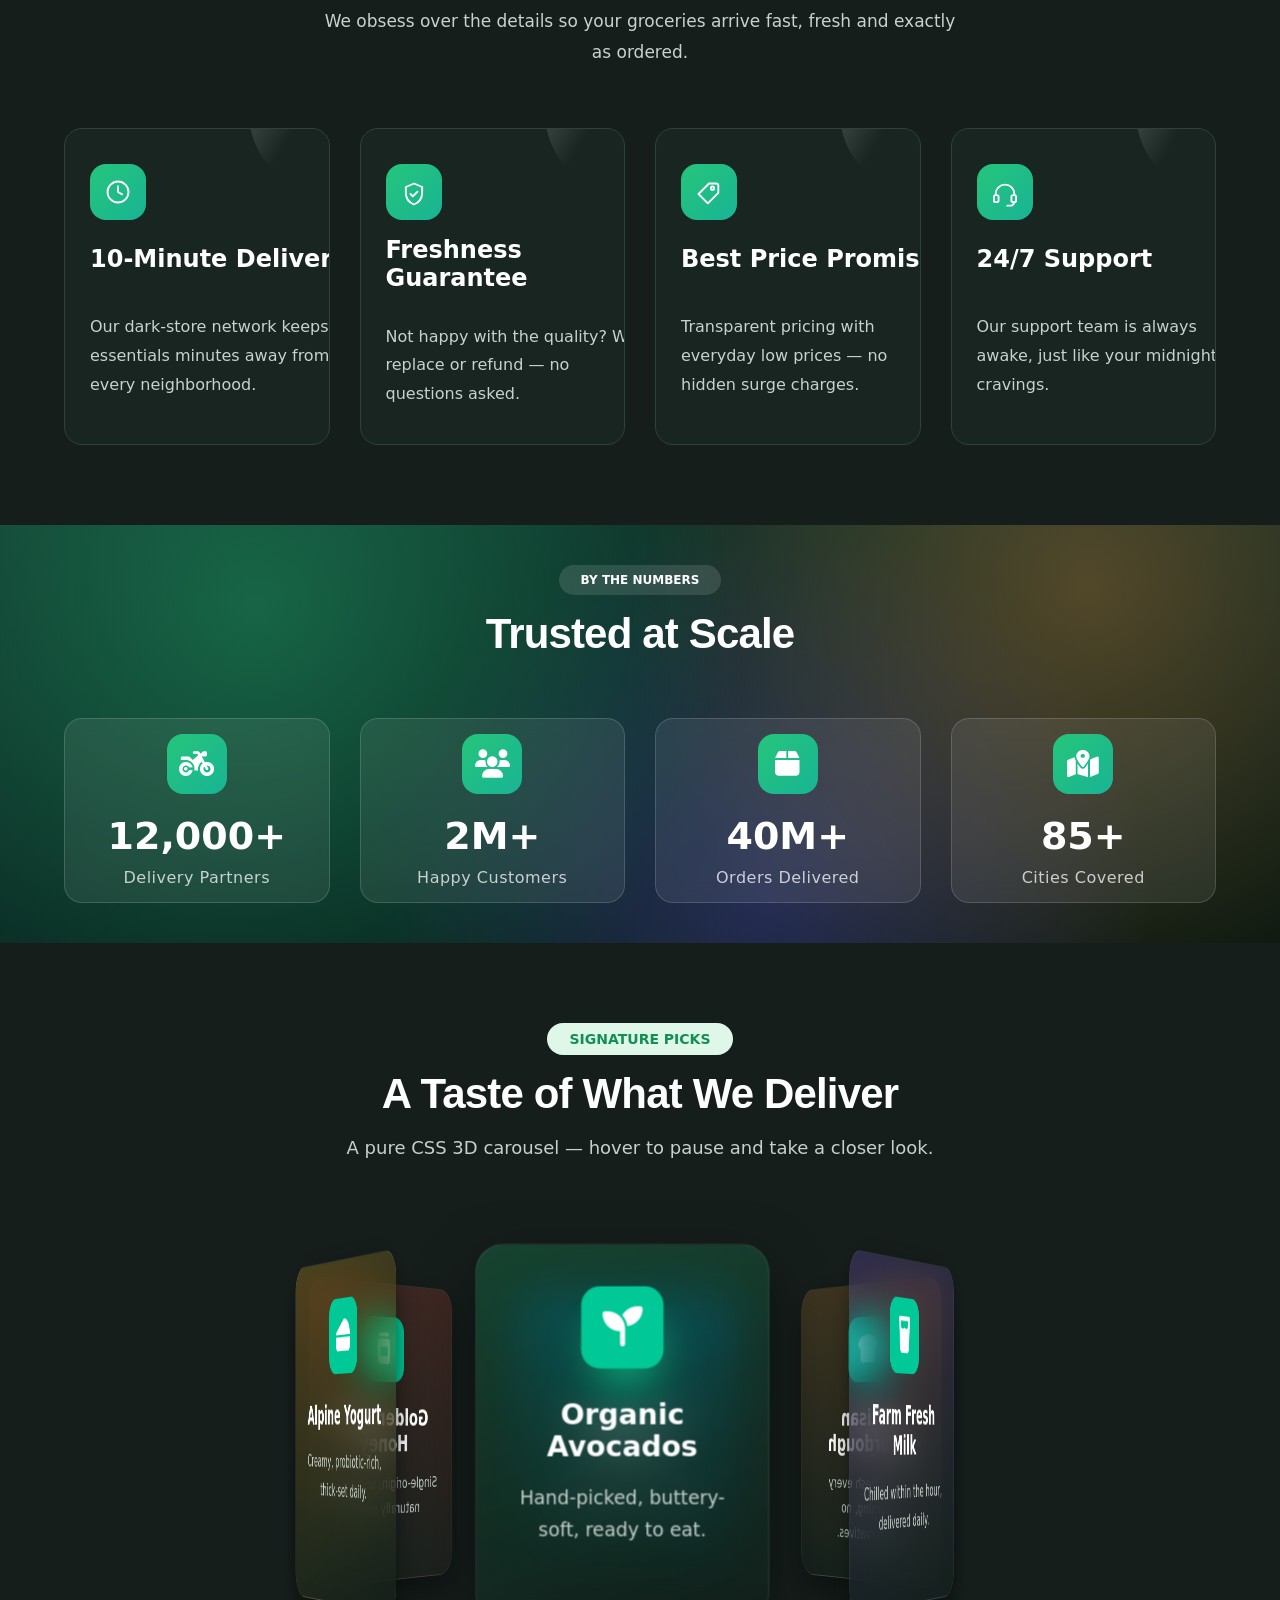
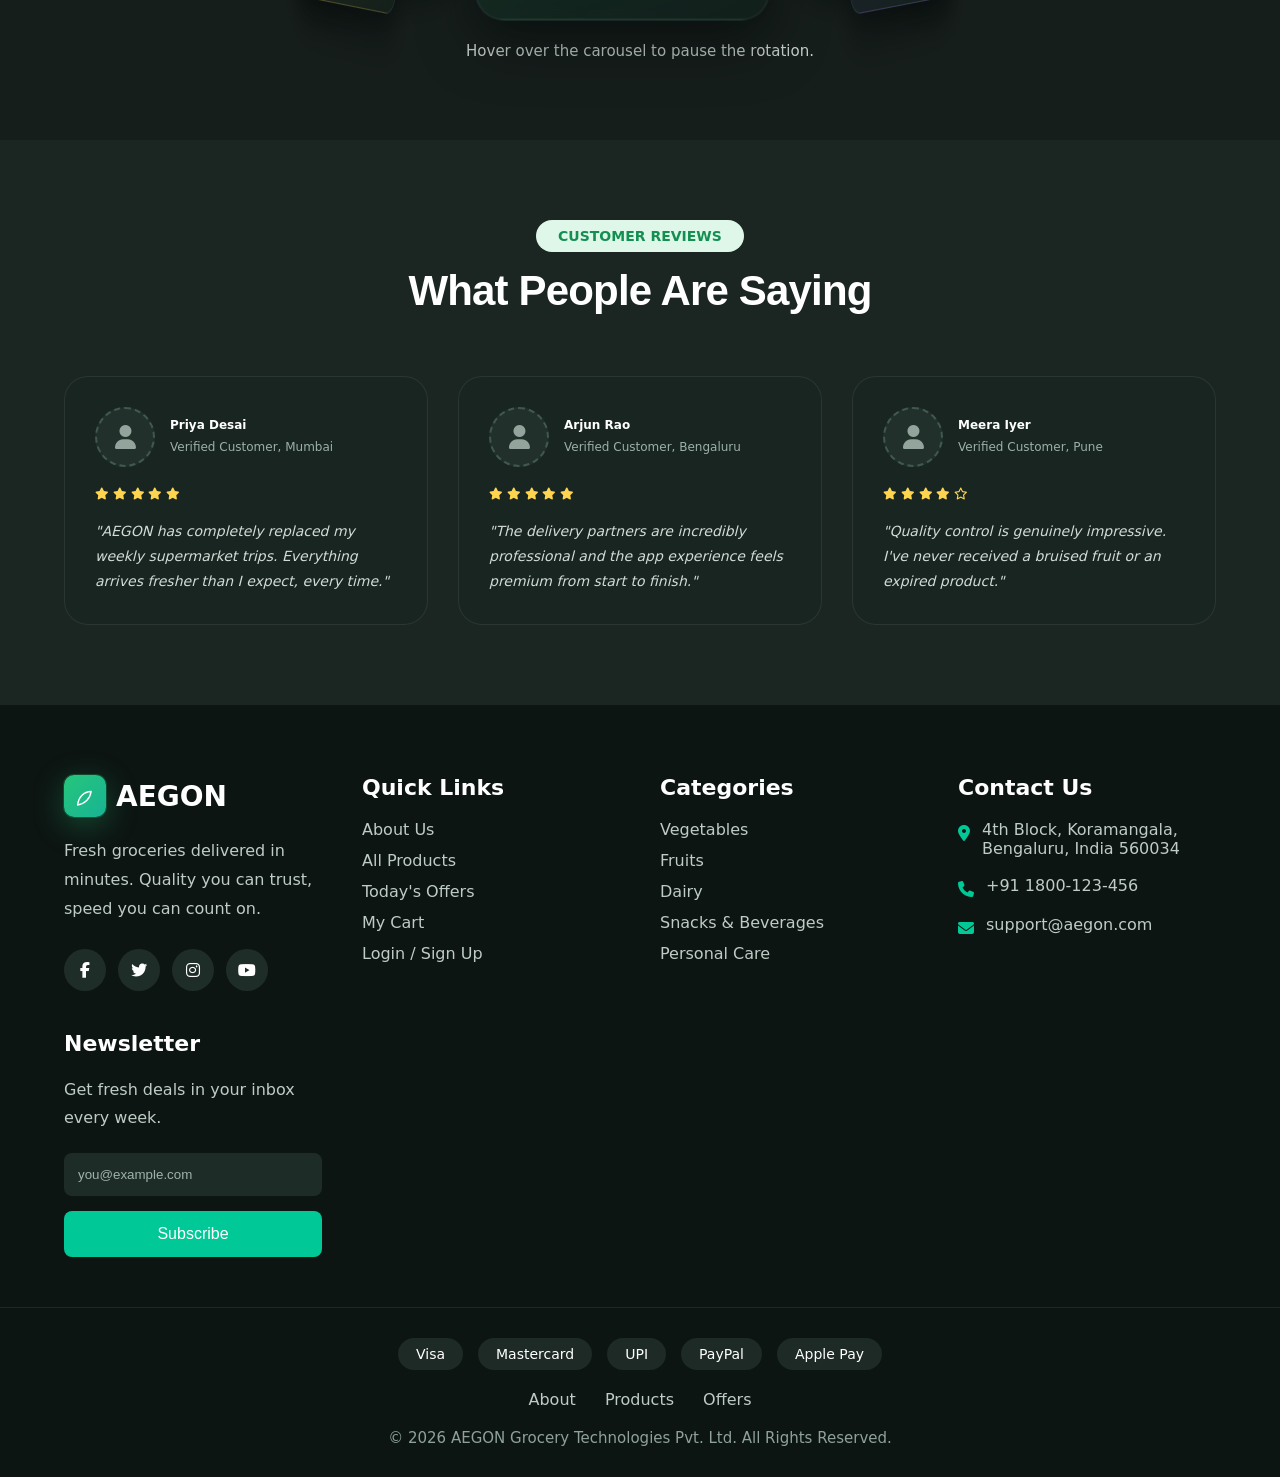
<file: html/about.html>
<!DOCTYPE html>
<html lang="en">

<head>
    <meta charset="UTF-8">
    <meta name="viewport" content="width=device-width, initial-scale=1.0">
    <title>About | AEGON</title>

    <link rel="stylesheet" href="../css/style.css">
    <link rel="stylesheet" href="../css/about.css">

    <!-- Font Awesome -->
    <link rel="stylesheet" href="https://cdnjs.cloudflare.com/ajax/libs/font-awesome/6.6.0/css/all.min.css">
</head>
<svg style="position:absolute; width:0; height:0; overflow:hidden;">
    <defs>
        <symbol id="icon-chevron-down" viewBox="0 0 24 24">
            <path d="M6 9l6 6 6-6" />
        </symbol>
        <symbol id="icon-search" viewBox="0 0 24 24">
            <circle cx="11" cy="11" r="7" />
            <path d="M21 21l-4.3-4.3" />
        </symbol>
        <symbol id="icon-heart" viewBox="0 0 24 24">
            <path
                d="M12 20.5s-7.5-4.6-9.8-9.2C.6 7.8 2.4 4 6.2 4c2.1 0 3.6 1.2 4.5 2.6C11.5 5.2 13 4 15.1 4c3.8 0 5.6 3.8 4 7.3-2.3 4.6-9.8 9.2-9.8 9.2Z" />
        </symbol>
        <symbol id="icon-cart" viewBox="0 0 24 24">
            <circle cx="9" cy="21" r="1.4" />
            <circle cx="18" cy="21" r="1.4" />
            <path d="M2 3h2l2.6 12.6a2 2 0 0 0 2 1.6h8.8a2 2 0 0 0 2-1.6L21 8H6" />
        </symbol>
        <symbol id="icon-user" viewBox="0 0 24 24">
            <circle cx="12" cy="8" r="4" />
            <path d="M4 21c1.5-4.5 5-6 8-6s6.5 1.5 8 6" />
        </symbol>
        <symbol id="icon-star" viewBox="0 0 24 24">
            <path d="M12 2.5l2.9 6 6.6.8-4.8 4.6 1.2 6.6L12 17.6l-5.9 3 1.2-6.6-4.8-4.6 6.6-.8Z" />
        </symbol>
        <symbol id="icon-menu" viewBox="0 0 24 24">
            <path d="M3 6h18M3 12h18M3 18h18" />
        </symbol>
        <symbol id="icon-close" viewBox="0 0 24 24">
            <path d="M6 6l12 12M18 6L6 18" />
        </symbol>
        <symbol id="icon-check" viewBox="0 0 24 24">
            <path d="M5 13l4 4L19 7" />
        </symbol>
        <symbol id="icon-truck" viewBox="0 0 24 24">
            <path d="M2 7h11v9H2z" />
            <path d="M13 10h4l4 3v3h-8z" />
            <circle cx="7" cy="18" r="1.6" />
            <circle cx="17.5" cy="18" r="1.6" />
        </symbol>
        <symbol id="icon-shield" viewBox="0 0 24 24">
            <path d="M12 3l7 3v5c0 5-3 8.5-7 10-4-1.5-7-5-7-10V6Z" />
            <path d="M9 12l2 2 4-4" />
        </symbol>
        <symbol id="icon-tag" viewBox="0 0 24 24">
            <path d="M12 3h6a2 2 0 0 1 2 2v6l-9 9-8-8 9-9Z" />
            <circle cx="15" cy="7" r="1.4" />
        </symbol>
        <symbol id="icon-headset" viewBox="0 0 24 24">
            <path d="M4 13v-1a8 8 0 0 1 16 0v1" />
            <rect x="2.5" y="13" width="4" height="6" rx="1.5" />
            <rect x="17.5" y="13" width="4" height="6" rx="1.5" />
            <path d="M20 19a4 4 0 0 1-4 3h-2" />
        </symbol>
        <symbol id="icon-instagram" viewBox="0 0 24 24">
            <rect x="3" y="3" width="18" height="18" rx="5" />
            <circle cx="12" cy="12" r="4" />
            <circle cx="17.3" cy="6.7" r="1" />
        </symbol>
        <symbol id="icon-facebook" viewBox="0 0 24 24">
            <path d="M14 9h3V5h-3a4 4 0 0 0-4 4v2H7v4h3v6h4v-6h3l1-4h-4v-2c0-.6.4-1 1-1Z" />
        </symbol>
        <symbol id="icon-twitter" viewBox="0 0 24 24">
            <path
                d="M21 5.5c-.8.4-1.6.6-2.5.8a4.3 4.3 0 0 0-7.3 3.9A12.2 12.2 0 0 1 2.5 4.9a4.3 4.3 0 0 0 1.3 5.7c-.7 0-1.4-.2-2-.5v.1a4.3 4.3 0 0 0 3.4 4.2c-.6.2-1.3.2-2 .1a4.3 4.3 0 0 0 4 3A8.6 8.6 0 0 1 1 19.5 12.2 12.2 0 0 0 7.6 21.5c7.9 0 12.3-6.6 12.3-12.3v-.6c.8-.6 1.6-1.4 2.1-2.3Z" />
        </symbol>
        <symbol id="icon-youtube" viewBox="0 0 24 24">
            <rect x="2" y="5" width="20" height="14" rx="4" />
            <path d="M10 9l6 3-6 3Z" />
        </symbol>
        <symbol id="icon-apple" viewBox="0 0 24 24">
            <path
                d="M16.4 2.4c.1 1-.3 2-.9 2.7-.6.7-1.6 1.3-2.6 1.2-.1-1 .4-2 1-2.7.6-.7 1.6-1.2 2.5-1.2ZM19.8 17c-.5 1.1-.8 1.6-1.4 2.6-.9 1.4-2.2 3.1-3.7 3.1-1.4 0-1.7-.9-3.5-.9-1.8 0-2.2.9-3.5.9-1.5 0-2.7-1.5-3.6-2.9C2 16.9 1.5 12.6 3.3 10c1.1-1.6 2.7-2.6 4.2-2.6 1.5 0 2.4.9 3.6.9 1.2 0 1.9-.9 3.6-.9 1.3 0 2.7.7 3.7 1.9-3.3 1.8-2.7 6.4 1.4 7.7Z" />
        </symbol>
        <symbol id="icon-play" viewBox="0 0 24 24">
            <path d="M5 3.5v17l14-8.5Z" />
        </symbol>
        <symbol id="icon-arrow-right" viewBox="0 0 24 24">
            <path d="M5 12h14M13 6l6 6-6 6" />
        </symbol>
        <symbol id="icon-leaf" viewBox="0 0 24 24">
            <path d="M4 20c8-1 14-7 15-15C11 5 5 11 4 20Z" />
        </symbol>
        <symbol id="icon-clock" viewBox="0 0 24 24">
            <circle cx="12" cy="12" r="9" />
            <path d="M12 7v5l3.5 2" />
        </symbol>
        <symbol id="icon-percent" viewBox="0 0 24 24">
            <circle cx="7" cy="7" r="2.3" />
            <circle cx="17" cy="17" r="2.3" />
            <path d="M18 6L6 18" />
        </symbol>
        <symbol id="icon-basket" viewBox="0 0 24 24">
            <path d="M4 9h16l-1.6 10.2a2 2 0 0 1-2 1.8H7.6a2 2 0 0 1-2-1.8Z" />
            <path d="M8 9V7a4 4 0 0 1 8 0v2" />
        </symbol>
        <symbol id="icon-carrot" viewBox="0 0 24 24">
            <path d="M9 21c6-1 11-6 12-12-4 .5-7 2-9 5-2-1-4-1-6 1 1 2 1 4 3 6Z" />
            <path d="M15 3l2 2M18 4l2 2M13 5l1.5 1.5" />
        </symbol>
        <symbol id="icon-milk" viewBox="0 0 24 24">
            <path d="M9 3h6v3l2 3v10a2 2 0 0 1-2 2H9a2 2 0 0 1-2-2V9l2-3Z" />
            <path d="M7.5 13h9" />
        </symbol>
        <symbol id="icon-bread" viewBox="0 0 24 24">
            <path d="M4 12c0-4 3-8 8-8s8 4 8 8-2 4-8 4-8 0-8-4Z" />
            <path d="M9 9v6M12 8v7M15 9v6" />
        </symbol>
        <symbol id="icon-chips" viewBox="0 0 24 24">
            <path d="M6 3h12l1.5 15a2 2 0 0 1-2 2.2H6.5a2 2 0 0 1-2-2.2Z" />
            <path d="M9 3v4M15 3v4" />
        </symbol>
        <symbol id="icon-bottle" viewBox="0 0 24 24">
            <path d="M10 2h4v3l1.5 2.5V20a2 2 0 0 1-2 2h-3a2 2 0 0 1-2-2V7.5L10 5Z" />
        </symbol>
        <symbol id="icon-soap" viewBox="0 0 24 24">
            <rect x="6" y="8" width="12" height="13" rx="3" />
            <path d="M9 8V6a3 3 0 0 1 6 0v2" />
        </symbol>
        <symbol id="icon-home" viewBox="0 0 24 24">
            <path d="M4 11l8-7 8 7" />
            <path d="M6 10v9a1 1 0 0 0 1 1h10a1 1 0 0 0 1-1v-9" />
        </symbol>
        <symbol id="icon-fish" viewBox="0 0 24 24">
            <path d="M3 12c4-5 12-6 18-2-6 4-14 3-18-2Z" />
        </symbol>
        <symbol id="icon-mail" viewBox="0 0 24 24">
            <rect x="3" y="5" width="18" height="14" rx="2" />
            <path d="M4 6l8 7 8-7" />
        </symbol>
        <symbol id="icon-phone" viewBox="0 0 24 24">
            <path
                d="M6 3h3l1.5 4-2 2a13 13 0 0 0 6.5 6.5l2-2 4 1.5v3a2 2 0 0 1-2.2 2C10.6 20.5 3.5 13.4 4 5.2A2 2 0 0 1 6 3Z" />
        </symbol>
    </defs>
</svg>

<body>

    <div class="announcement">

        <marquee>

            <i class="fa-solid fa-truck fa-flip-horizontal"></i>

            <strong>Free Delivery</strong>

            on your first order —

            use code

            <strong>WELCOME50</strong>

            for 50% OFF!

        </marquee>

    </div>

    <!-- Header -->

    <header>
        <div class="container">
            <a href="index.html" class="logo">
                <div class="logo-box">
                    <i class="fa-solid fa-leaf"></i>
                </div>
                <h1>AEGON</h1>
            </a>
            <input type="checkbox" id="menu">
            <label for="menu" class="menu-btn">
                <i class="fa-solid fa-bars"></i>
            </label>
            <nav>
                <ul>
                    <li><a href="index.html">Home</a></li>
                    <li><a class="active" href="about.html">About</a></li>
                    <li class="dropdown">
                        <a href="product.html">
                            Categories
                            <i class="fa-solid fa-angle-down"></i>
                        </a>
                        <div class="mega-menu">
                            <div class="column">
                                <h3>Fresh Produce</h3>
                                <a href="product.html#vegetables">Vegetables</a>
                                <a href="product.html#fruits">Fruits</a>
                                <a href="product.html#groceries">Groceries</a>
                            </div>
                            <div class="column">
                                <h3>Dairy & Bakery</h3>
                                <a href="product.html#dairy">Dairy</a>
                                <a href="product.html#bakery">Bakery</a>
                                <a href="product.html#frozen-foods">Frozen Foods</a>
                            </div>
                            <div class="column">
                                <h3>Snacks & More</h3>
                                <a href="product.html#snacks">Snacks</a>
                                <a href="product.html#beverages">Beverages</a>
                                <a href="product.html#personal-care">Personal Care</a>
                                <a href="product.html#household">Household</a>
                            </div>
                        </div>
                    </li>
                    <li><a href="product.html">Products</a></li>
                    <li><a href="offer.html">Offers</a></li>
                    <li><a href="cart.html">Cart
                            <span class="badge badge--gradient" style="padding:0.1em 0.55em; font-size:10px; margin-left:4px; vertical-align:2px;"><span data-cart-count>0</span></span>
                        </a></li>
                </ul>
            </nav>

            <div class="profile">
                <i class="fa-regular fa-circle-user"></i>
                <div class="profile-menu" data-account-panel>
                    <a href="login.html">Login</a>
                    <a href="signup.html">Sign Up</a>
                </div>
            </div>
        </div>
    </header>


    <section class="page-banner" aria-labelledby="about-hero-title">

        <div class="floating-shapes" aria-hidden="true">
            <span class="anim-float-slow shape-primary"></span>
            <span class="anim-float shape-accent"></span>
        </div>

        <div class="container2">

            <ul class="breadcrumb">
                <li><a href="index.html">Home</a></li>
                <li>/</li>
                <li><a href="#about" class="active">About</a></li>
            </ul>

            <div class="hero-eyebrow">
                <svg class="icon" width="14" height="14" aria-hidden="true">
                    <use href="#icon-leaf"></use>
                </svg>
                <span>Our Story</span>
            </div>

            <h1 id="about-hero-title">
                Delivering
                <span class="text-gradient">Freshness</span>
                to Every Doorstep
            </h1>

            <p>
                AEGON was built on one simple idea — grocery shopping should be fast,
                fresh and effortless. Here's what drives us every single day.
            </p>

        </div>

    </section>


    <section class="section" id="about-aegon">

        <div class="container2">

            <div class="section-head">

                <span class="eyebrow">About AEGON</span>

                <h2>A New Standard for Grocery Delivery</h2>

                <p>
                    Founded with a simple obsession — freshness that never waits —
                    AEGON connects local dark-stores, verified suppliers and a trained
                    delivery fleet into one seamless experience. From the first tap to
                    the knock on your door, every step is designed around speed,
                    quality and trust. Today, AEGON serves millions of households
                    across the country, delivering farm-fresh produce, dairy and daily
                    essentials in as little as ten minutes.
                </p>

            </div>

        </div>

    </section>

    <section class="mission-section" id="mission-vision">

        <div class="container2">

            <div class="section-head">
                <span class="eyebrow">Our Purpose</span>
                <h2>Mission & Vision</h2>
            </div>

            <div class="mission-vision">

                <!-- Mission -->

                <div class="card">

                    <div class="icon">
                        <i class="fa-solid fa-bullseye"></i>
                    </div>

                    <h3>Our Mission</h3>

                    <p>
                        To make fresh groceries accessible to every household
                        in minutes, not hours—without compromising on quality,
                        price or the planet.
                    </p>

                </div>

                <!-- Vision -->

                <div class="cards">

                    <div class="icon">
                        <i class="fa-solid fa-eye"></i>
                    </div>

                    <h3>Our Vision</h3>

                    <p>
                        To become the most trusted grocery partner in every city
                        we serve, powered by technology, sustainability and
                        genuine care for our communities.
                    </p>

                </div>

            </div>

        </div>

    </section>


    <section class="why-section" id="why-us">

        <div class="container2">

            <div class="section-head">

                <span class="eyebrow">Why Choose AEGON</span>

                <h2>The AEGON Difference</h2>

                <p>
                    We obsess over the details so your groceries arrive
                    fast, fresh and exactly as ordered.
                </p>

            </div>

            <div class="feature-grid">

                <div class="feature-card">

                    <div class="feature-icon">
                        <span class="feature-card__icon"><svg class="icon" width="28" height="28" aria-hidden="true">
                                <use href="#icon-clock"></use>
                            </svg></span>
                    </div>

                    <h3>10-Minute Delivery</h3>

                    <p>
                        Our dark-store network keeps essentials minutes
                        away from every neighborhood.
                    </p>

                </div>

                <div class="feature-card">

                    <div class="feature-icon">
                        <svg class="icon" width="28" height="28" aria-hidden="true">
                            <use href="#icon-shield"></use>
                        </svg>
                    </div>

                    <h3>Freshness Guarantee</h3>

                    <p>
                        Not happy with the quality? We replace or refund —
                        no questions asked.
                    </p>

                </div>

                <div class="feature-card">

                    <div class="feature-icon">
                        <svg class="icon" width="28" height="28" aria-hidden="true">
                            <use href="#icon-tag"></use>
                        </svg>
                    </div>

                    <h3>Best Price Promise</h3>

                    <p>
                        Transparent pricing with everyday low prices —
                        no hidden surge charges.
                    </p>

                </div>

                <div class="feature-card">

                    <div class="feature-icon">
                        <svg class="icon" width="28" height="28" aria-hidden="true">
                            <use href="#icon-headset"></use>
                        </svg>
                    </div>

                    <h3>24/7 Support</h3>

                    <p>
                        Our support team is always awake,
                        just like your midnight cravings.
                    </p>

                </div>

            </div>

        </div>

    </section>


    <section class="stats-section" id="stats">

        <div class="container2">

            <div class="section-head">

                <span class="eyebrow">By The Numbers</span>

                <h2>Trusted at Scale</h2>

            </div>

            <div class="stats-grid">

                <div class="stat-card">

                    <div class="stat-icon">
                        <i class="fa-solid fa-motorcycle"></i>
                    </div>

                    <h3>12,000+</h3>

                    <p>Delivery Partners</p>

                </div>

                <div class="stat-card">

                    <div class="stat-icon">
                        <i class="fa-solid fa-users"></i>
                    </div>

                    <h3>2M+</h3>

                    <p>Happy Customers</p>

                </div>

                <div class="stat-card">

                    <div class="stat-icon">
                        <i class="fa-solid fa-box"></i>
                    </div>

                    <h3>40M+</h3>

                    <p>Orders Delivered</p>

                </div>

                <div class="stat-card">

                    <div class="stat-icon">
                        <i class="fa-solid fa-map-location-dot"></i>
                    </div>

                    <h3>85+</h3>

                    <p>Cities Covered</p>

                </div>

            </div>

        </div>

    </section>


    <section class="signature-section" id="signature-picks">

        <div class="container2">

            <div class="section-head">

                <span class="eyebrow">Signature Picks</span>

                <h2>A Taste of What We Deliver</h2>

                <p>
                    A pure CSS 3D carousel — hover to pause and
                    take a closer look.
                </p>

            </div>

            <div class="carousel">

                <div class="carousel-box">

                    <div class="carousel-card">
                        <i class="fa-solid fa-seedling"></i>
                        <h3>Organic Avocados</h3>
                        <p>Hand-picked, buttery-soft, ready to eat.</p>
                    </div>

                    <div class="carousel-card">
                        <i class="fa-solid fa-glass-water"></i>
                        <h3>Farm Fresh Milk</h3>
                        <p>Chilled within the hour, delivered daily.</p>
                    </div>

                    <div class="carousel-card">
                        <i class="fa-solid fa-bread-slice"></i>
                        <h3>Artisan Sourdough</h3>
                        <p>Baked fresh every morning, no preservatives.</p>
                    </div>

                    <div class="carousel-card">
                        <i class="fa-solid fa-mug-hot"></i>
                        <h3>Cold Brew Coffee</h3>
                        <p>Slow-steeped for 18 hours, bottled cold.</p>
                    </div>

                    <div class="carousel-card">
                        <i class="fa-solid fa-jar"></i>
                        <h3>Golden Raw Honey</h3>
                        <p>Single-origin, unfiltered, naturally sweet.</p>
                    </div>

                    <div class="carousel-card">
                        <i class="fa-solid fa-cheese"></i>
                        <h3>Alpine Yogurt</h3>
                        <p>Creamy, probiotic-rich, thick-set daily.</p>
                    </div>

                </div>

            </div>

            <p class="carousel-hint">
                Hover over the carousel to pause the rotation.
            </p>

        </div>

    </section>


    <section class="reviews-section" id="reviews">

        <div class="container2">

            <div class="section-head">

                <span class="eyebrow">Customer Reviews</span>

                <h2>What People Are Saying</h2>

            </div>

            <div class="review-grid">

                <!-- Review 1 -->

                <div class="review-card">

                    <div class="review-header">

                        <div class="review-avatar">
                            <i class="fa-solid fa-user"></i>
                        </div>

                        <div>
                            <h3>Priya Desai</h3>
                            <span>Verified Customer, Mumbai</span>
                        </div>

                    </div>

                    <div class="review-stars">
                        <i class="fa-solid fa-star"></i>
                        <i class="fa-solid fa-star"></i>
                        <i class="fa-solid fa-star"></i>
                        <i class="fa-solid fa-star"></i>
                        <i class="fa-solid fa-star"></i>
                    </div>

                    <p>
                        "AEGON has completely replaced my weekly supermarket trips.
                        Everything arrives fresher than I expect, every time."
                    </p>

                </div>

                <!-- Review 2 -->

                <div class="review-card">

                    <div class="review-header">

                        <div class="review-avatar">
                            <i class="fa-solid fa-user"></i>
                        </div>

                        <div>
                            <h3>Arjun Rao</h3>
                            <span>Verified Customer, Bengaluru</span>
                        </div>

                    </div>

                    <div class="review-stars">
                        <i class="fa-solid fa-star"></i>
                        <i class="fa-solid fa-star"></i>
                        <i class="fa-solid fa-star"></i>
                        <i class="fa-solid fa-star"></i>
                        <i class="fa-solid fa-star"></i>
                    </div>

                    <p>
                        "The delivery partners are incredibly professional and
                        the app experience feels premium from start to finish."
                    </p>

                </div>

                <!-- Review 3 -->

                <div class="review-card">

                    <div class="review-header">

                        <div class="review-avatar">
                            <i class="fa-solid fa-user"></i>
                        </div>

                        <div>
                            <h3>Meera Iyer</h3>
                            <span>Verified Customer, Pune</span>
                        </div>

                    </div>

                    <div class="review-stars">
                        <i class="fa-solid fa-star"></i>
                        <i class="fa-solid fa-star"></i>
                        <i class="fa-solid fa-star"></i>
                        <i class="fa-solid fa-star"></i>
                        <i class="fa-regular fa-star"></i>
                    </div>

                    <p>
                        "Quality control is genuinely impressive.
                        I've never received a bruised fruit or an expired product."
                    </p>

                </div>

            </div>

        </div>

    </section>


    <footer class="footer">
        <a href="#top" class="back-to-top" aria-label="Back to top">
            <svg class="icon" width="20" height="20" aria-hidden="true" style="transform:rotate(-90deg);">
                <use href="#icon-arrow-right"></use>
            </svg>
        </a>

        <div class="container2 footer-grid">

            <!-- Logo -->

            <div class="footer-col">

                <div class="footer-logo">
                    <span class="navbar__brand-mark" aria-hidden="true">
                        <svg class="icon" width="20" height="20">
                            <use href="#icon-leaf"></use>
                        </svg>
                    </span>
                    <h2>AEGON</h2>
                </div>

                <p>
                    Fresh groceries delivered in minutes.
                    Quality you can trust, speed you can count on.
                </p>

                <div class="social-links">

                    <a href="#"><i class="fab fa-facebook-f"></i></a>

                    <a href="#"><i class="fab fa-twitter"></i></a>

                    <a href="#"><i class="fab fa-instagram"></i></a>

                    <a href="#"><i class="fab fa-youtube"></i></a>

                </div>

            </div>

            <!-- Quick Links -->

            <div class="footer-col">

                <h3>Quick Links</h3>

                <ul>

                    <li><a href="about.html">About Us</a></li>

                    <li><a href="products.html">All Products</a></li>

                    <li><a href="offer.html">Today's Offers</a></li>

                    <li><a href="cart.html">My Cart</a></li>

                    <li><a href="login.html">Login / Sign Up</a></li>

                </ul>

            </div>

            <!-- Categories -->

            <div class="footer-col">

                <h3>Categories</h3>

                <ul>

                    <li><a href="#">Vegetables</a></li>

                    <li><a href="#">Fruits</a></li>

                    <li><a href="#">Dairy</a></li>

                    <li><a href="#">Snacks & Beverages</a></li>

                    <li><a href="#">Personal Care</a></li>

                </ul>

            </div>

            <!-- Contact -->

            <div class="footer-col">

                <h3>Contact Us</h3>

                <div class="contact-item">

                    <i class="fa-solid fa-location-dot"></i>

                    <span>
                        4th Block, Koramangala,
                        Bengaluru, India 560034
                    </span>

                </div>

                <div class="contact-item">

                    <i class="fa-solid fa-phone"></i>

                    <a href="tel:+911800123456">
                        +91 1800-123-456
                    </a>

                </div>

                <div class="contact-item">

                    <i class="fa-solid fa-envelope"></i>

                    <a href="mailto:support@aegon.com">
                        support@aegon.com
                    </a>

                </div>

            </div>

            <!-- Newsletter -->

            <div class="footer-col">

                <h3>Newsletter</h3>

                <p>Get fresh deals in your inbox every week.</p>

                <form class="newsletter">

                    <input type="email" placeholder="you@example.com" required>

                    <button type="submit">
                        Subscribe
                    </button>

                </form>

            </div>

        </div>

        <hr>

        <div class="container2 footer-bottom">

            <div class="payments">

                <span>Visa</span>

                <span>Mastercard</span>

                <span>UPI</span>

                <span>PayPal</span>

                <span>Apple Pay</span>

            </div>

            <div class="footer-menu">

                <a href="about.html">About</a>

                <a href="products.html">Products</a>

                <a href="offer.html">Offers</a>

            </div>

            <p>
                © 2026 AEGON Grocery Technologies Pvt. Ltd.
                All Rights Reserved.
            </p>

        </div>

    </footer>
  <script src="../js/storage.js"></script>
  <script src="../js/nav.js"></script>
</body>

</html>
</file>
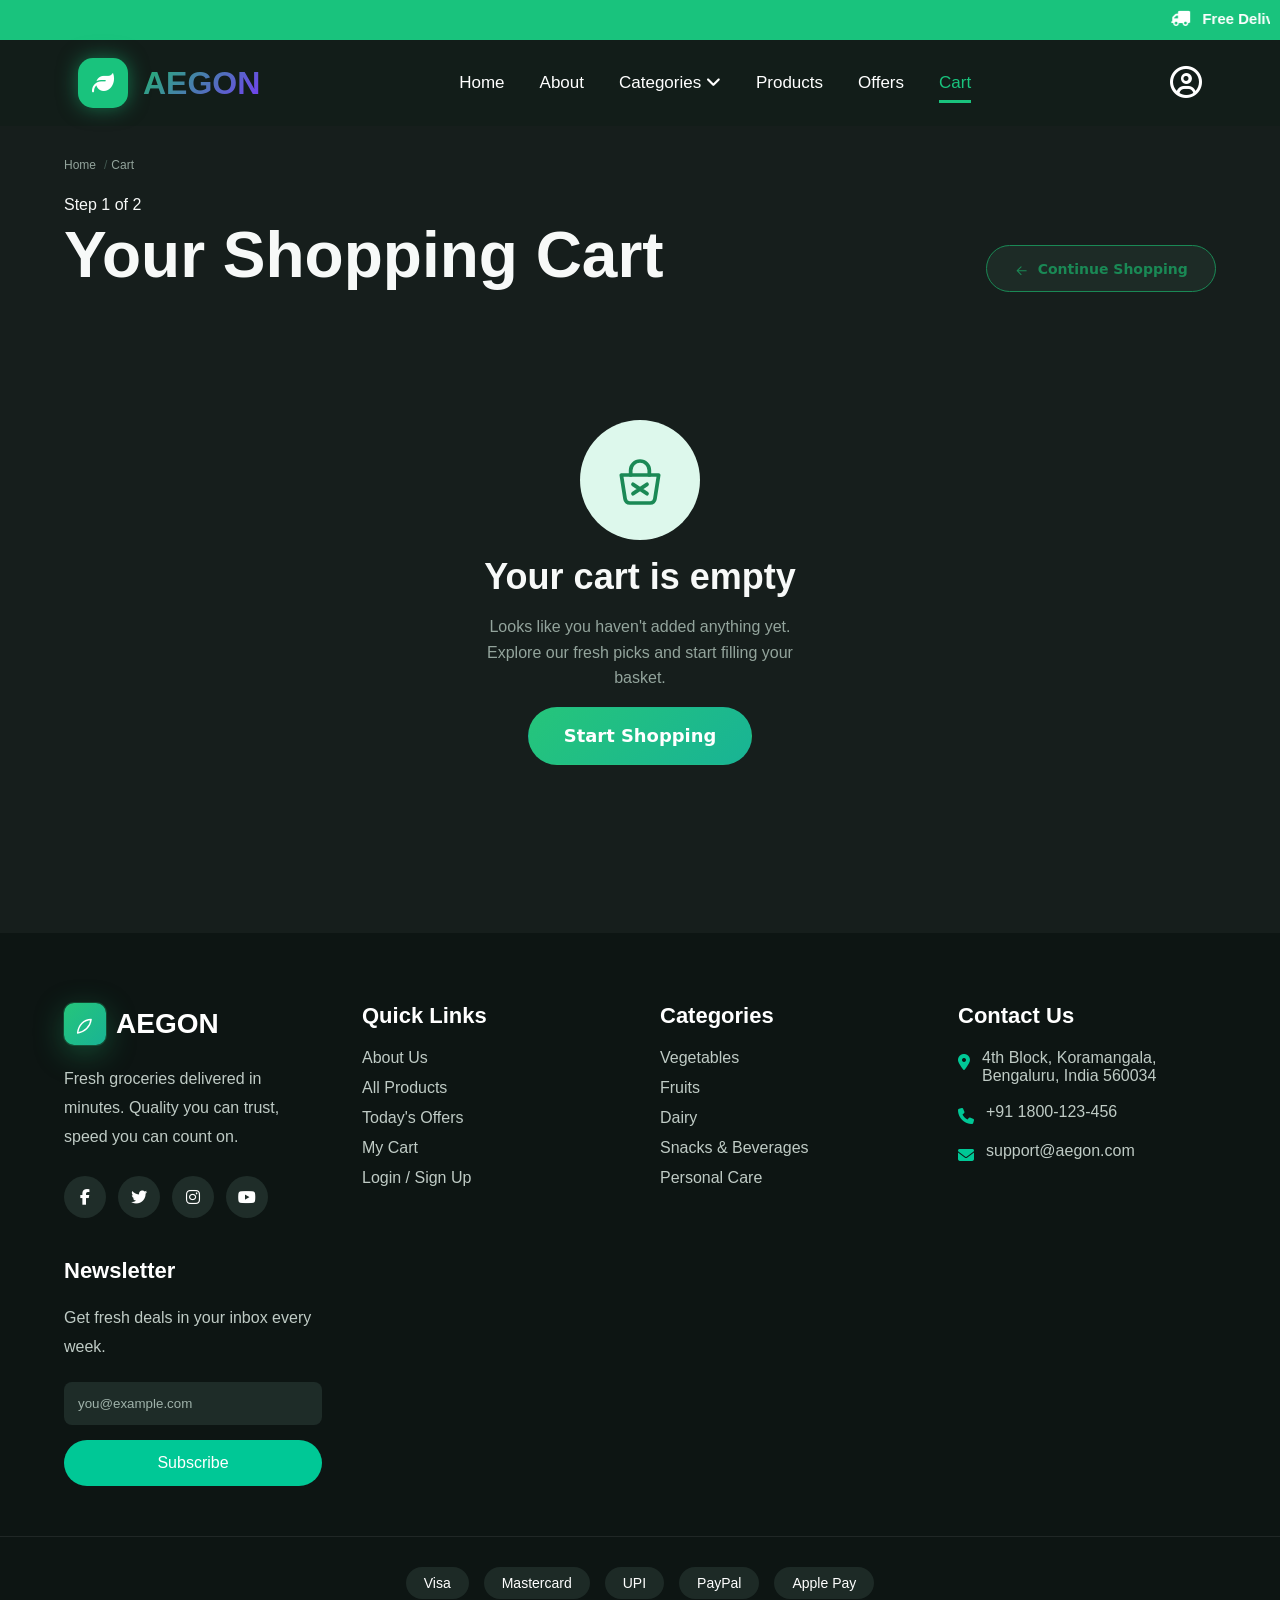
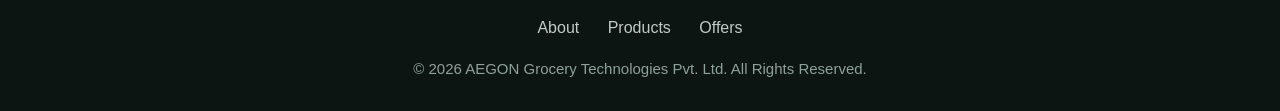
<file: html/cart.html>
<!DOCTYPE html>
<html lang="en">

<head>
    <meta charset="UTF-8">
    <meta name="viewport" content="width=device-width, initial-scale=1.0">
    <link rel="shortcut icon" href="../Assets/favicon.svg" type="image/x-icon">
    <title>Your Cart | AEGON</title>
    <link rel="stylesheet" href="https://cdnjs.cloudflare.com/ajax/libs/font-awesome/6.7.2/css/all.min.css">
    <link rel="stylesheet" href="../css/style.css">
    <link rel="stylesheet" href="../css/cart.css">
</head>
<svg style="position:absolute; width:0; height:0; overflow:hidden;">
    <defs>
        <symbol id="icon-trash" viewBox="0 0 24 24"><path d="M4 7h16M10 11v6M14 11v6M6 7l1 13h10l1-13M9 7V4h6v3"/></symbol>
        <symbol id="icon-basket-empty" viewBox="0 0 24 24">
            <path d="M4 9h16l-1.6 10.2a2 2 0 0 1-2 1.8H7.6a2 2 0 0 1-2-1.8Z" />
            <path d="M8 9V7a4 4 0 0 1 8 0v2" />
            <path d="M9 13l6 4M15 13l-6 4" />
        </symbol>
        <symbol id="icon-chevron-down" viewBox="0 0 24 24">
            <path d="M6 9l6 6 6-6" />
        </symbol>
        <symbol id="icon-google" viewBox="0 0 24 24">
            <path d="M21.6 12.2c0-.7-.1-1.4-.2-2H12v3.9h5.4a4.6 4.6 0 0 1-2 3v2.5h3.2c1.9-1.7 3-4.3 3-7.4Z"></path>
            <path
                d="M12 22c2.7 0 5-.9 6.6-2.4l-3.2-2.5c-.9.6-2 1-3.4 1a5.9 5.9 0 0 1-5.6-4.1H3.1v2.6A10 10 0 0 0 12 22Z">
            </path>
            <path d="M6.4 14a6 6 0 0 1 0-4v-2.6H3.1a10 10 0 0 0 0 9.2Z"></path>
            <path d="M12 6c1.5 0 2.8.5 3.8 1.5l2.8-2.8A10 10 0 0 0 3.1 7.4l3.3 2.6A5.9 5.9 0 0 1 12 6Z"></path>
        </symbol>
        <symbol id="icon-search" viewBox="0 0 24 24">
            <circle cx="11" cy="11" r="7" />
            <path d="M21 21l-4.3-4.3" />
        </symbol>
        <symbol id="icon-heart" viewBox="0 0 24 24">
            <path
                d="M12 20.5s-7.5-4.6-9.8-9.2C.6 7.8 2.4 4 6.2 4c2.1 0 3.6 1.2 4.5 2.6C11.5 5.2 13 4 15.1 4c3.8 0 5.6 3.8 4 7.3-2.3 4.6-9.8 9.2-9.8 9.2Z" />
        </symbol>
        <symbol id="icon-cart" viewBox="0 0 24 24">
            <circle cx="9" cy="21" r="1.4" />
            <circle cx="18" cy="21" r="1.4" />
            <path d="M2 3h2l2.6 12.6a2 2 0 0 0 2 1.6h8.8a2 2 0 0 0 2-1.6L21 8H6" />
        </symbol>
        <symbol id="icon-user" viewBox="0 0 24 24">
            <circle cx="12" cy="8" r="4" />
            <path d="M4 21c1.5-4.5 5-6 8-6s6.5 1.5 8 6" />
        </symbol>
        <symbol id="icon-star" viewBox="0 0 24 24">
            <path d="M12 2.5l2.9 6 6.6.8-4.8 4.6 1.2 6.6L12 17.6l-5.9 3 1.2-6.6-4.8-4.6 6.6-.8Z" />
        </symbol>
        <symbol id="icon-menu" viewBox="0 0 24 24">
            <path d="M3 6h18M3 12h18M3 18h18" />
        </symbol>
        <symbol id="icon-close" viewBox="0 0 24 24">
            <path d="M6 6l12 12M18 6L6 18" />
        </symbol>
        <symbol id="icon-check" viewBox="0 0 24 24">
            <path d="M5 13l4 4L19 7" />
        </symbol>
        <symbol id="icon-truck" viewBox="0 0 24 24">
            <path d="M2 7h11v9H2z" />
            <path d="M13 10h4l4 3v3h-8z" />
            <circle cx="7" cy="18" r="1.6" />
            <circle cx="17.5" cy="18" r="1.6" />
        </symbol>
        <symbol id="icon-shield" viewBox="0 0 24 24">
            <path d="M12 3l7 3v5c0 5-3 8.5-7 10-4-1.5-7-5-7-10V6Z" />
            <path d="M9 12l2 2 4-4" />
        </symbol>
        <symbol id="icon-tag" viewBox="0 0 24 24">
            <path d="M12 3h6a2 2 0 0 1 2 2v6l-9 9-8-8 9-9Z" />
            <circle cx="15" cy="7" r="1.4" />
        </symbol>
        <symbol id="icon-headset" viewBox="0 0 24 24">
            <path d="M4 13v-1a8 8 0 0 1 16 0v1" />
            <rect x="2.5" y="13" width="4" height="6" rx="1.5" />
            <rect x="17.5" y="13" width="4" height="6" rx="1.5" />
            <path d="M20 19a4 4 0 0 1-4 3h-2" />
        </symbol>
        <symbol id="icon-instagram" viewBox="0 0 24 24">
            <rect x="3" y="3" width="18" height="18" rx="5" />
            <circle cx="12" cy="12" r="4" />
            <circle cx="17.3" cy="6.7" r="1" />
        </symbol>
        <symbol id="icon-facebook" viewBox="0 0 24 24">
            <path d="M14 9h3V5h-3a4 4 0 0 0-4 4v2H7v4h3v6h4v-6h3l1-4h-4v-2c0-.6.4-1 1-1Z" />
        </symbol>
        <symbol id="icon-twitter" viewBox="0 0 24 24">
            <path
                d="M21 5.5c-.8.4-1.6.6-2.5.8a4.3 4.3 0 0 0-7.3 3.9A12.2 12.2 0 0 1 2.5 4.9a4.3 4.3 0 0 0 1.3 5.7c-.7 0-1.4-.2-2-.5v.1a4.3 4.3 0 0 0 3.4 4.2c-.6.2-1.3.2-2 .1a4.3 4.3 0 0 0 4 3A8.6 8.6 0 0 1 1 19.5 12.2 12.2 0 0 0 7.6 21.5c7.9 0 12.3-6.6 12.3-12.3v-.6c.8-.6 1.6-1.4 2.1-2.3Z" />
        </symbol>
        <symbol id="icon-youtube" viewBox="0 0 24 24">
            <rect x="2" y="5" width="20" height="14" rx="4" />
            <path d="M10 9l6 3-6 3Z" />
        </symbol>
        <symbol id="icon-apple" viewBox="0 0 24 24">
            <path
                d="M16.4 2.4c.1 1-.3 2-.9 2.7-.6.7-1.6 1.3-2.6 1.2-.1-1 .4-2 1-2.7.6-.7 1.6-1.2 2.5-1.2ZM19.8 17c-.5 1.1-.8 1.6-1.4 2.6-.9 1.4-2.2 3.1-3.7 3.1-1.4 0-1.7-.9-3.5-.9-1.8 0-2.2.9-3.5.9-1.5 0-2.7-1.5-3.6-2.9C2 16.9 1.5 12.6 3.3 10c1.1-1.6 2.7-2.6 4.2-2.6 1.5 0 2.4.9 3.6.9 1.2 0 1.9-.9 3.6-.9 1.3 0 2.7.7 3.7 1.9-3.3 1.8-2.7 6.4 1.4 7.7Z" />
        </symbol>
        <symbol id="icon-play" viewBox="0 0 24 24">
            <path d="M5 3.5v17l14-8.5Z" />
        </symbol>
        <symbol id="icon-arrow-right" viewBox="0 0 24 24">
            <path d="M5 12h14M13 6l6 6-6 6" />
        </symbol>
        <symbol id="icon-leaf" viewBox="0 0 24 24">
            <path d="M4 20c8-1 14-7 15-15C11 5 5 11 4 20Z" />
        </symbol>
        <symbol id="icon-clock" viewBox="0 0 24 24">
            <circle cx="12" cy="12" r="9" />
            <path d="M12 7v5l3.5 2" />
        </symbol>
        <symbol id="icon-percent" viewBox="0 0 24 24">
            <circle cx="7" cy="7" r="2.3" />
            <circle cx="17" cy="17" r="2.3" />
            <path d="M18 6L6 18" />
        </symbol>
        <symbol id="icon-basket" viewBox="0 0 24 24">
            <path d="M4 9h16l-1.6 10.2a2 2 0 0 1-2 1.8H7.6a2 2 0 0 1-2-1.8Z" />
            <path d="M8 9V7a4 4 0 0 1 8 0v2" />
        </symbol>
        <symbol id="icon-carrot" viewBox="0 0 24 24">
            <path d="M9 21c6-1 11-6 12-12-4 .5-7 2-9 5-2-1-4-1-6 1 1 2 1 4 3 6Z" />
            <path d="M15 3l2 2M18 4l2 2M13 5l1.5 1.5" />
        </symbol>
        <symbol id="icon-milk" viewBox="0 0 24 24">
            <path d="M9 3h6v3l2 3v10a2 2 0 0 1-2 2H9a2 2 0 0 1-2-2V9l2-3Z" />
            <path d="M7.5 13h9" />
        </symbol>
        <symbol id="icon-bread" viewBox="0 0 24 24">
            <path d="M4 12c0-4 3-8 8-8s8 4 8 8-2 4-8 4-8 0-8-4Z" />
            <path d="M9 9v6M12 8v7M15 9v6" />
        </symbol>
        <symbol id="icon-chips" viewBox="0 0 24 24">
            <path d="M6 3h12l1.5 15a2 2 0 0 1-2 2.2H6.5a2 2 0 0 1-2-2.2Z" />
            <path d="M9 3v4M15 3v4" />
        </symbol>
        <symbol id="icon-bottle" viewBox="0 0 24 24">
            <path d="M10 2h4v3l1.5 2.5V20a2 2 0 0 1-2 2h-3a2 2 0 0 1-2-2V7.5L10 5Z" />
        </symbol>
        <symbol id="icon-soap" viewBox="0 0 24 24">
            <rect x="6" y="8" width="12" height="13" rx="3" />
            <path d="M9 8V6a3 3 0 0 1 6 0v2" />
        </symbol>
        <symbol id="icon-home" viewBox="0 0 24 24">
            <path d="M4 11l8-7 8 7" />
            <path d="M6 10v9a1 1 0 0 0 1 1h10a1 1 0 0 0 1-1v-9" />
        </symbol>
        <symbol id="icon-fish" viewBox="0 0 24 24">
            <path d="M3 12c4-5 12-6 18-2-6 4-14 3-18-2Z" />
        </symbol>
        <symbol id="icon-mail" viewBox="0 0 24 24">
            <rect x="3" y="5" width="18" height="14" rx="2" />
            <path d="M4 6l8 7 8-7" />
        </symbol>
        <symbol id="icon-lock" viewBox="0 0 24 24">
            <rect x="5" y="11" width="14" height="9" rx="2"></rect>
            <path d="M8 11V7a4 4 0 0 1 8 0v4"></path>
        </symbol>
        <symbol id="icon-phone" viewBox="0 0 24 24">
            <path
                d="M6 3h3l1.5 4-2 2a13 13 0 0 0 6.5 6.5l2-2 4 1.5v3a2 2 0 0 1-2.2 2C10.6 20.5 3.5 13.4 4 5.2A2 2 0 0 1 6 3Z" />
        </symbol>
        <symbol id="icon-eye" viewBox="0 0 24 24">
            <path d="M2 12s4-7 10-7 10 7 10 7-4 7-10 7-10-7-10-7Z"></path>
            <circle cx="12" cy="12" r="3"></circle>
        </symbol>
    </defs>
</svg>

<body>
    <div class="announcement">
        <marquee>
            <i class="fa-solid fa-truck fa-flip-horizontal"></i>
            <strong>Free Delivery</strong>
            on your first order —
            use code
            <strong>WELCOME50</strong>
            for 50% OFF!
        </marquee>
    </div>

    <header>
        <div class="container">
            <a href="index.html" class="logo">
                <div class="logo-box">
                    <i class="fa-solid fa-leaf"></i>
                </div>
                <h1>AEGON</h1>
            </a>
            <input type="checkbox" id="menu">
            <label for="menu" class="menu-btn">
                <i class="fa-solid fa-bars"></i>
            </label>
            <nav>
                <ul>
                    <li><a href="index.html">Home</a></li>
                    <li><a href="about.html">About</a></li>
                    <li class="dropdown">
                        <a href="product.html">
                            Categories
                            <i class="fa-solid fa-angle-down"></i>
                        </a>
                        <div class="mega-menu">
                            <div class="column">
                                <h3>Fresh Produce</h3>
                                <a href="product.html#vegetables">Vegetables</a>
                                <a href="product.html#fruits">Fruits</a>
                                <a href="product.html#groceries">Groceries</a>
                            </div>
                            <div class="column">
                                <h3>Dairy & Bakery</h3>
                                <a href="product.html#dairy">Dairy</a>
                                <a href="product.html#bakery">Bakery</a>
                                <a href="product.html#frozen-foods">Frozen Foods</a>
                            </div>
                            <div class="column">
                                <h3>Snacks & More</h3>
                                <a href="product.html#snacks">Snacks</a>
                                <a href="product.html#beverages">Beverages</a>
                                <a href="product.html#personal-care">Personal Care</a>
                                <a href="product.html#household">Household</a>
                            </div>
                        </div>
                    </li>
                    <li><a href="product.html">Products</a></li>
                    <li><a href="offer.html">Offers</a></li>
                    <li><a class="active" href="cart.html">Cart
                            <span class="badge badge--gradient" style="padding:0.1em 0.55em; font-size:10px; margin-left:4px; vertical-align:2px;"><span data-cart-count>0</span></span>
                        </a></li>
                </ul>
            </nav>

            <div class="profile">
                <i class="fa-regular fa-circle-user"></i>
                <div class="profile-menu" data-account-panel>
                    <a href="login.html">Login</a>
                    <a href="signup.html">Sign Up</a>
                </div>
            </div>
        </div>
    </header>

    <main id="main">
        <div class="section" style="padding-block: 2rem 4.5rem;">
            <div class="container2">

                <ul class="breadcrumb" style="margin-bottom:1.5rem;">
                    <li><a href="index.html">Home</a></li>
                    <li aria-current="page">Cart</li>
                </ul>

                <div class="section-head-row">
                    <div>
                        <span class="eyebrow">Step 1 of 2</span>
                        <h1 style="margin-top:4px;">Your Shopping Cart</h1>
                    </div>
                    <a href="./product.html" class="btn btn--secondary">
                        <svg class="icon" width="16" height="16" aria-hidden="true" style="transform:rotate(180deg);">
                            <use href="#icon-arrow-right"></use>
                        </svg>
                        Continue Shopping
                    </a>
                </div>

                <div class="cart-layout" id="cart-layout" style="display:none;">
                    <!-- Cart Items (rendered by js/cart-page.js) -->
                    <div id="cart-items-list"></div>

                    <!-- Order Summary -->
                    <aside class="order-summary">
                        <h3>Order Summary</h3>

                        <label class="coupon-box">
                            <input type="text" id="coupon-input" placeholder="Try WELCOME50" aria-label="Coupon code">
                            <button type="button" class="btn btn--secondary btn--sm" id="coupon-apply">Apply</button>
                        </label>
                        <p id="coupon-msg" style="font-size:0.8rem; min-height:1.2em;"></p>

                        <div class="order-summary__row">
                            <span id="cart-item-count-label">Subtotal (0 items)</span>
                            <span id="cart-subtotal">$0.00</span>
                        </div>
                        <div class="order-summary__row">
                            <span>Delivery Fee</span>
                            <span id="cart-delivery" style="color:hsl(152, 68%, 42%);">FREE</span>
                        </div>
                        <div class="order-summary__row">
                            <span>Discount</span>
                            <span id="cart-discount" style="color:hsl(4, 86%, 58%);">−$0.00</span>
                        </div>
                        <div class="order-summary__row order-summary__row--total">
                            <span>Total</span>
                            <span id="cart-total">$0.00</span>
                        </div>

                        <a href="#" id="checkout-btn" class="btn btn--primary btn--lg btn--block" style="margin-top:1.5rem;">
                            Proceed to Checkout
                            <svg class="icon" width="18" height="18" aria-hidden="true">
                                <use href="#icon-arrow-right"></use>
                            </svg>
                        </a>

                        <div class="footer-contact-item" style="margin-top:1.5rem; color:#93a49c; font-size:0.75rem;">
                            <svg class="icon" width="18" height="18" aria-hidden="true">
                                <use href="#icon-shield"></use>
                            </svg>
                            <span>Secure checkout · Freshness guaranteed on every order</span>
                        </div>
                    </aside>
                </div>

                <!-- Empty Cart State (shown by js/cart-page.js when the cart has no items) -->
                <div class="empty-state" id="cart-empty-state">
                    <span class="empty-state__icon">
                        <svg class="icon" width="56" height="56" aria-hidden="true">
                            <use href="#icon-basket-empty"></use>
                        </svg>
                    </span>
                    <h3>Your cart is empty</h3>
                    <p class="text-muted" style="max-width:40ch;">Looks like you haven't added anything yet. Explore our
                        fresh picks and start filling your basket.</p>
                    <a href="./product.html" class="btn btn--primary btn--lg">Start Shopping</a>
                </div>

            </div>
        </div>
    </main>

    <footer class="footer">
        <div class="container2 footer-grid">

            <!-- Logo -->

            <div class="footer-col">

                <div class="footer-logo">
                    <span class="navbar__brand-mark" aria-hidden="true">
                        <svg class="icon" width="20" height="20">
                            <use href="#icon-leaf"></use>
                        </svg>
                    </span>
                    <h2>AEGON</h2>
                </div>

                <p>
                    Fresh groceries delivered in minutes.
                    Quality you can trust, speed you can count on.
                </p>

                <div class="social-links">

                    <a href="#"><i class="fab fa-facebook-f"></i></a>

                    <a href="#"><i class="fab fa-twitter"></i></a>

                    <a href="#"><i class="fab fa-instagram"></i></a>

                    <a href="#"><i class="fab fa-youtube"></i></a>

                </div>

            </div>

            <!-- Quick Links -->

            <div class="footer-col">

                <h3>Quick Links</h3>

                <ul>

                    <li><a href="about.html">About Us</a></li>

                    <li><a href="products.html">All Products</a></li>

                    <li><a href="offer.html">Today's Offers</a></li>

                    <li><a href="cart.html">My Cart</a></li>

                    <li><a href="login.html">Login / Sign Up</a></li>

                </ul>

            </div>

            <!-- Categories -->

            <div class="footer-col">

                <h3>Categories</h3>

                <ul>

                    <li><a href="#">Vegetables</a></li>

                    <li><a href="#">Fruits</a></li>

                    <li><a href="#">Dairy</a></li>

                    <li><a href="#">Snacks & Beverages</a></li>

                    <li><a href="#">Personal Care</a></li>

                </ul>

            </div>

            <!-- Contact -->

            <div class="footer-col">

                <h3>Contact Us</h3>

                <div class="contact-item">

                    <i class="fa-solid fa-location-dot"></i>

                    <span>
                        4th Block, Koramangala,
                        Bengaluru, India 560034
                    </span>

                </div>

                <div class="contact-item">

                    <i class="fa-solid fa-phone"></i>

                    <a href="tel:+911800123456">
                        +91 1800-123-456
                    </a>

                </div>

                <div class="contact-item">

                    <i class="fa-solid fa-envelope"></i>

                    <a href="mailto:support@aegon.com">
                        support@aegon.com
                    </a>

                </div>

            </div>

            <!-- Newsletter -->

            <div class="footer-col">

                <h3>Newsletter</h3>

                <p>Get fresh deals in your inbox every week.</p>

                <form class="newsletter">

                    <input type="email" placeholder="you@example.com" required>

                    <button type="submit">
                        Subscribe
                    </button>

                </form>

            </div>

        </div>

        <hr>

        <div class="container2 footer-bottom">

            <div class="payments">

                <span>Visa</span>

                <span>Mastercard</span>

                <span>UPI</span>

                <span>PayPal</span>

                <span>Apple Pay</span>

            </div>

            <div class="footer-menu">

                <a href="about.html">About</a>

                <a href="products.html">Products</a>

                <a href="offer.html">Offers</a>

            </div>

            <p>
                © 2026 AEGON Grocery Technologies Pvt. Ltd.
                All Rights Reserved.
            </p>

        </div>

    </footer>
  <script src="../js/storage.js"></script>
  <script src="../js/data.js"></script>
  <script src="../js/nav.js"></script>
  <script src="../js/cart-page.js"></script>
</body>

</html>
</file>
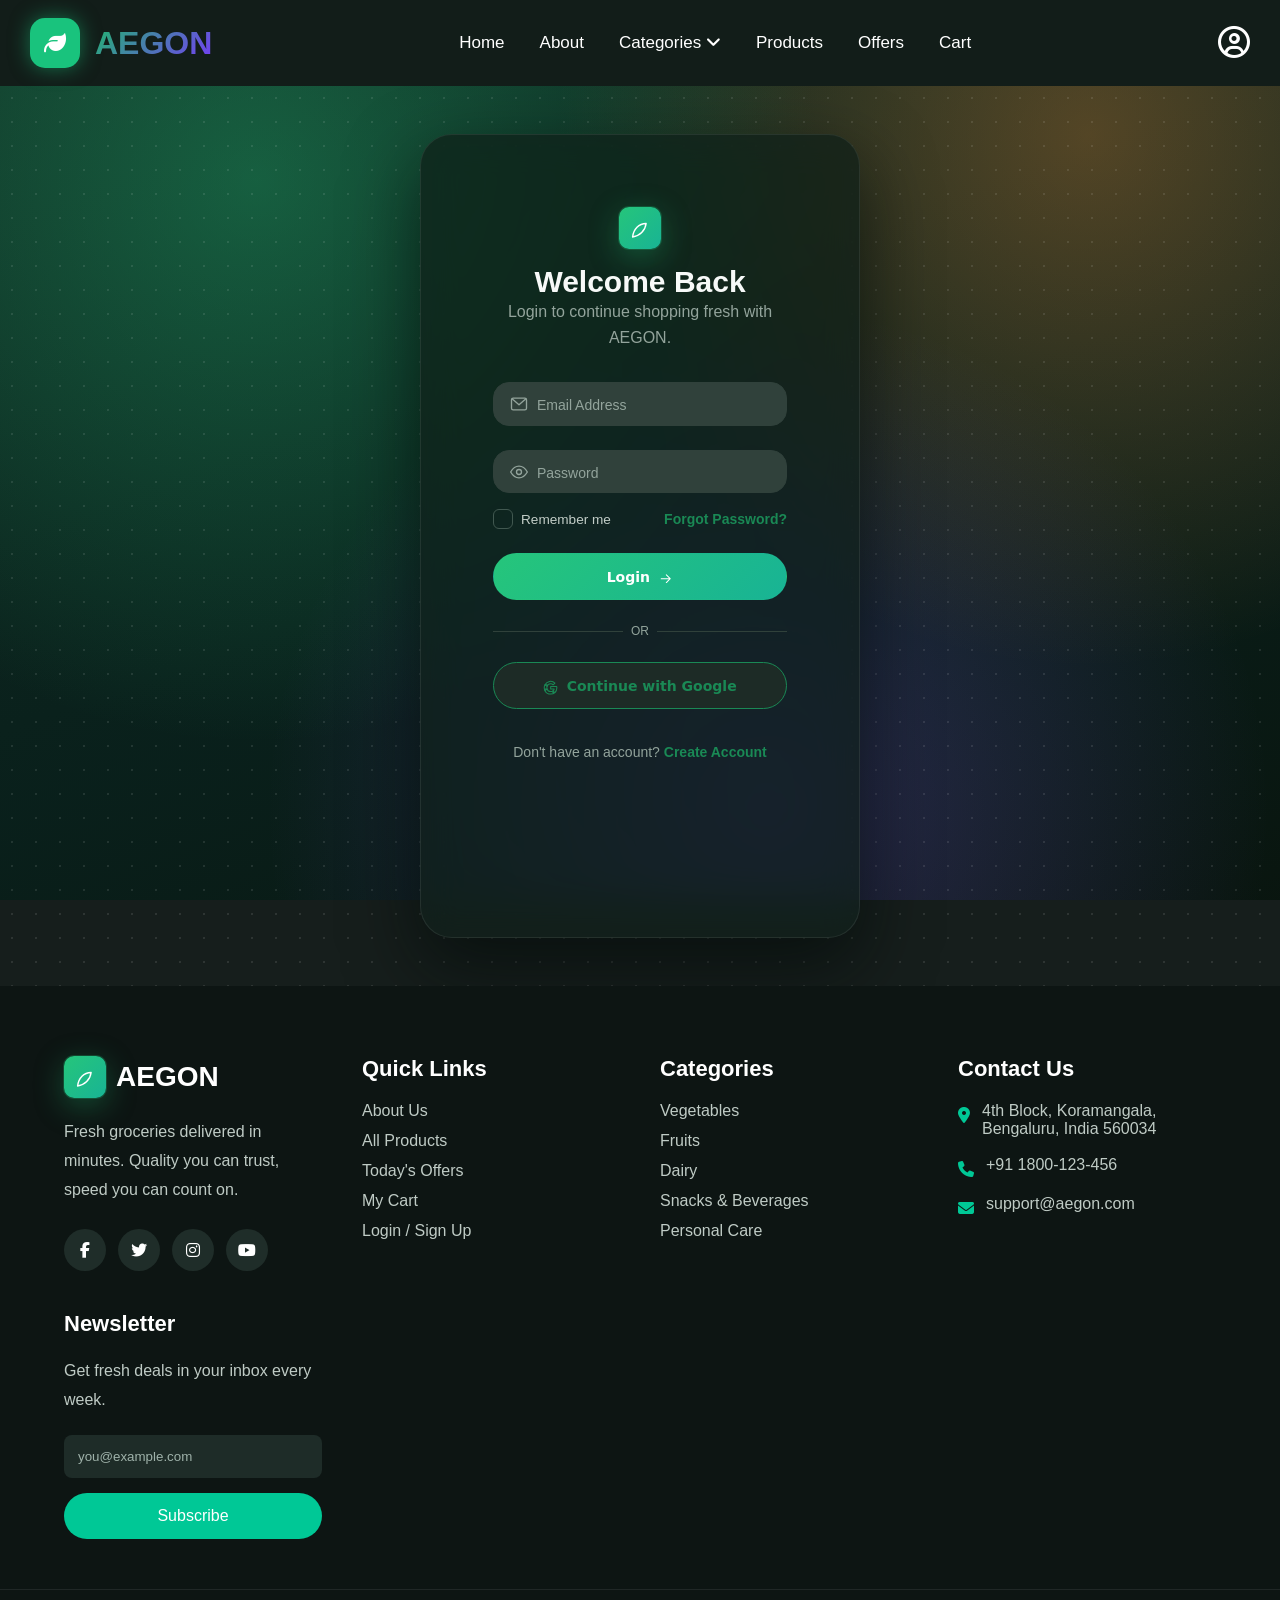
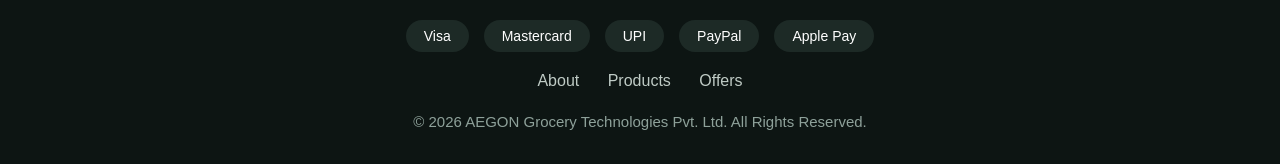
<file: html/login.html>
<!DOCTYPE html>
<html lang="en">

<head>
    <meta charset="UTF-8">
    <meta name="viewport" content="width=device-width, initial-scale=1.0">
    <link rel="shortcut icon" href="../Assets/favicon.svg" type="image/x-icon">
    <title>Login | AEGON</title>
    <link rel="stylesheet" href="https://cdnjs.cloudflare.com/ajax/libs/font-awesome/6.7.2/css/all.min.css">
    <link rel="stylesheet" href="../css/style.css">
    <link rel="stylesheet" href="../css/login.css">
</head>
<svg style="position:absolute; width:0; height:0; overflow:hidden;">
    <defs>
        <symbol id="icon-chevron-down" viewBox="0 0 24 24">
            <path d="M6 9l6 6 6-6" />
        </symbol>
        <symbol id="icon-google" viewBox="0 0 24 24">
            <path d="M21.6 12.2c0-.7-.1-1.4-.2-2H12v3.9h5.4a4.6 4.6 0 0 1-2 3v2.5h3.2c1.9-1.7 3-4.3 3-7.4Z"></path>
            <path
                d="M12 22c2.7 0 5-.9 6.6-2.4l-3.2-2.5c-.9.6-2 1-3.4 1a5.9 5.9 0 0 1-5.6-4.1H3.1v2.6A10 10 0 0 0 12 22Z">
            </path>
            <path d="M6.4 14a6 6 0 0 1 0-4v-2.6H3.1a10 10 0 0 0 0 9.2Z"></path>
            <path d="M12 6c1.5 0 2.8.5 3.8 1.5l2.8-2.8A10 10 0 0 0 3.1 7.4l3.3 2.6A5.9 5.9 0 0 1 12 6Z"></path>
        </symbol>
        <symbol id="icon-search" viewBox="0 0 24 24">
            <circle cx="11" cy="11" r="7" />
            <path d="M21 21l-4.3-4.3" />
        </symbol>
        <symbol id="icon-heart" viewBox="0 0 24 24">
            <path
                d="M12 20.5s-7.5-4.6-9.8-9.2C.6 7.8 2.4 4 6.2 4c2.1 0 3.6 1.2 4.5 2.6C11.5 5.2 13 4 15.1 4c3.8 0 5.6 3.8 4 7.3-2.3 4.6-9.8 9.2-9.8 9.2Z" />
        </symbol>
        <symbol id="icon-cart" viewBox="0 0 24 24">
            <circle cx="9" cy="21" r="1.4" />
            <circle cx="18" cy="21" r="1.4" />
            <path d="M2 3h2l2.6 12.6a2 2 0 0 0 2 1.6h8.8a2 2 0 0 0 2-1.6L21 8H6" />
        </symbol>
        <symbol id="icon-user" viewBox="0 0 24 24">
            <circle cx="12" cy="8" r="4" />
            <path d="M4 21c1.5-4.5 5-6 8-6s6.5 1.5 8 6" />
        </symbol>
        <symbol id="icon-star" viewBox="0 0 24 24">
            <path d="M12 2.5l2.9 6 6.6.8-4.8 4.6 1.2 6.6L12 17.6l-5.9 3 1.2-6.6-4.8-4.6 6.6-.8Z" />
        </symbol>
        <symbol id="icon-menu" viewBox="0 0 24 24">
            <path d="M3 6h18M3 12h18M3 18h18" />
        </symbol>
        <symbol id="icon-close" viewBox="0 0 24 24">
            <path d="M6 6l12 12M18 6L6 18" />
        </symbol>
        <symbol id="icon-check" viewBox="0 0 24 24">
            <path d="M5 13l4 4L19 7" />
        </symbol>
        <symbol id="icon-truck" viewBox="0 0 24 24">
            <path d="M2 7h11v9H2z" />
            <path d="M13 10h4l4 3v3h-8z" />
            <circle cx="7" cy="18" r="1.6" />
            <circle cx="17.5" cy="18" r="1.6" />
        </symbol>
        <symbol id="icon-shield" viewBox="0 0 24 24">
            <path d="M12 3l7 3v5c0 5-3 8.5-7 10-4-1.5-7-5-7-10V6Z" />
            <path d="M9 12l2 2 4-4" />
        </symbol>
        <symbol id="icon-tag" viewBox="0 0 24 24">
            <path d="M12 3h6a2 2 0 0 1 2 2v6l-9 9-8-8 9-9Z" />
            <circle cx="15" cy="7" r="1.4" />
        </symbol>
        <symbol id="icon-headset" viewBox="0 0 24 24">
            <path d="M4 13v-1a8 8 0 0 1 16 0v1" />
            <rect x="2.5" y="13" width="4" height="6" rx="1.5" />
            <rect x="17.5" y="13" width="4" height="6" rx="1.5" />
            <path d="M20 19a4 4 0 0 1-4 3h-2" />
        </symbol>
        <symbol id="icon-instagram" viewBox="0 0 24 24">
            <rect x="3" y="3" width="18" height="18" rx="5" />
            <circle cx="12" cy="12" r="4" />
            <circle cx="17.3" cy="6.7" r="1" />
        </symbol>
        <symbol id="icon-facebook" viewBox="0 0 24 24">
            <path d="M14 9h3V5h-3a4 4 0 0 0-4 4v2H7v4h3v6h4v-6h3l1-4h-4v-2c0-.6.4-1 1-1Z" />
        </symbol>
        <symbol id="icon-twitter" viewBox="0 0 24 24">
            <path
                d="M21 5.5c-.8.4-1.6.6-2.5.8a4.3 4.3 0 0 0-7.3 3.9A12.2 12.2 0 0 1 2.5 4.9a4.3 4.3 0 0 0 1.3 5.7c-.7 0-1.4-.2-2-.5v.1a4.3 4.3 0 0 0 3.4 4.2c-.6.2-1.3.2-2 .1a4.3 4.3 0 0 0 4 3A8.6 8.6 0 0 1 1 19.5 12.2 12.2 0 0 0 7.6 21.5c7.9 0 12.3-6.6 12.3-12.3v-.6c.8-.6 1.6-1.4 2.1-2.3Z" />
        </symbol>
        <symbol id="icon-youtube" viewBox="0 0 24 24">
            <rect x="2" y="5" width="20" height="14" rx="4" />
            <path d="M10 9l6 3-6 3Z" />
        </symbol>
        <symbol id="icon-apple" viewBox="0 0 24 24">
            <path
                d="M16.4 2.4c.1 1-.3 2-.9 2.7-.6.7-1.6 1.3-2.6 1.2-.1-1 .4-2 1-2.7.6-.7 1.6-1.2 2.5-1.2ZM19.8 17c-.5 1.1-.8 1.6-1.4 2.6-.9 1.4-2.2 3.1-3.7 3.1-1.4 0-1.7-.9-3.5-.9-1.8 0-2.2.9-3.5.9-1.5 0-2.7-1.5-3.6-2.9C2 16.9 1.5 12.6 3.3 10c1.1-1.6 2.7-2.6 4.2-2.6 1.5 0 2.4.9 3.6.9 1.2 0 1.9-.9 3.6-.9 1.3 0 2.7.7 3.7 1.9-3.3 1.8-2.7 6.4 1.4 7.7Z" />
        </symbol>
        <symbol id="icon-play" viewBox="0 0 24 24">
            <path d="M5 3.5v17l14-8.5Z" />
        </symbol>
        <symbol id="icon-arrow-right" viewBox="0 0 24 24">
            <path d="M5 12h14M13 6l6 6-6 6" />
        </symbol>
        <symbol id="icon-leaf" viewBox="0 0 24 24">
            <path d="M4 20c8-1 14-7 15-15C11 5 5 11 4 20Z" />
        </symbol>
        <symbol id="icon-clock" viewBox="0 0 24 24">
            <circle cx="12" cy="12" r="9" />
            <path d="M12 7v5l3.5 2" />
        </symbol>
        <symbol id="icon-percent" viewBox="0 0 24 24">
            <circle cx="7" cy="7" r="2.3" />
            <circle cx="17" cy="17" r="2.3" />
            <path d="M18 6L6 18" />
        </symbol>
        <symbol id="icon-basket" viewBox="0 0 24 24">
            <path d="M4 9h16l-1.6 10.2a2 2 0 0 1-2 1.8H7.6a2 2 0 0 1-2-1.8Z" />
            <path d="M8 9V7a4 4 0 0 1 8 0v2" />
        </symbol>
        <symbol id="icon-carrot" viewBox="0 0 24 24">
            <path d="M9 21c6-1 11-6 12-12-4 .5-7 2-9 5-2-1-4-1-6 1 1 2 1 4 3 6Z" />
            <path d="M15 3l2 2M18 4l2 2M13 5l1.5 1.5" />
        </symbol>
        <symbol id="icon-milk" viewBox="0 0 24 24">
            <path d="M9 3h6v3l2 3v10a2 2 0 0 1-2 2H9a2 2 0 0 1-2-2V9l2-3Z" />
            <path d="M7.5 13h9" />
        </symbol>
        <symbol id="icon-bread" viewBox="0 0 24 24">
            <path d="M4 12c0-4 3-8 8-8s8 4 8 8-2 4-8 4-8 0-8-4Z" />
            <path d="M9 9v6M12 8v7M15 9v6" />
        </symbol>
        <symbol id="icon-chips" viewBox="0 0 24 24">
            <path d="M6 3h12l1.5 15a2 2 0 0 1-2 2.2H6.5a2 2 0 0 1-2-2.2Z" />
            <path d="M9 3v4M15 3v4" />
        </symbol>
        <symbol id="icon-bottle" viewBox="0 0 24 24">
            <path d="M10 2h4v3l1.5 2.5V20a2 2 0 0 1-2 2h-3a2 2 0 0 1-2-2V7.5L10 5Z" />
        </symbol>
        <symbol id="icon-soap" viewBox="0 0 24 24">
            <rect x="6" y="8" width="12" height="13" rx="3" />
            <path d="M9 8V6a3 3 0 0 1 6 0v2" />
        </symbol>
        <symbol id="icon-home" viewBox="0 0 24 24">
            <path d="M4 11l8-7 8 7" />
            <path d="M6 10v9a1 1 0 0 0 1 1h10a1 1 0 0 0 1-1v-9" />
        </symbol>
        <symbol id="icon-fish" viewBox="0 0 24 24">
            <path d="M3 12c4-5 12-6 18-2-6 4-14 3-18-2Z" />
        </symbol>
        <symbol id="icon-mail" viewBox="0 0 24 24">
            <rect x="3" y="5" width="18" height="14" rx="2" />
            <path d="M4 6l8 7 8-7" />
        </symbol>
        <symbol id="icon-phone" viewBox="0 0 24 24">
            <path
                d="M6 3h3l1.5 4-2 2a13 13 0 0 0 6.5 6.5l2-2 4 1.5v3a2 2 0 0 1-2.2 2C10.6 20.5 3.5 13.4 4 5.2A2 2 0 0 1 6 3Z" />
        </symbol>
        <symbol id="icon-eye" viewBox="0 0 24 24">
            <path d="M2 12s4-7 10-7 10 7 10 7-4 7-10 7-10-7-10-7Z"></path>
            <circle cx="12" cy="12" r="3"></circle>
        </symbol>
    </defs>
</svg>

<body>

    <header>
        <div class="container">
            <a href="index.html" class="logo">
                <div class="logo-box">
                    <i class="fa-solid fa-leaf"></i>
                </div>
                <h1>AEGON</h1>
            </a>
            <input type="checkbox" id="menu">
            <label for="menu" class="menu-btn">
                <i class="fa-solid fa-bars"></i>
            </label>
            <nav>
                <ul>
                    <li><a href="index.html">Home</a></li>
                    <li><a href="about.html">About</a></li>
                    <li class="dropdown">
                        <a href="product.html">
                            Categories
                            <i class="fa-solid fa-angle-down"></i>
                        </a>
                        <div class="mega-menu">
                            <div class="column">
                                <h3>Fresh Produce</h3>
                                <a href="product.html#vegetables">Vegetables</a>
                                <a href="product.html#fruits">Fruits</a>
                                <a href="product.html#groceries">Groceries</a>
                            </div>
                            <div class="column">
                                <h3>Dairy & Bakery</h3>
                                <a href="product.html#dairy">Dairy</a>
                                <a href="product.html#bakery">Bakery</a>
                                <a href="product.html#frozen-foods">Frozen Foods</a>
                            </div>
                            <div class="column">
                                <h3>Snacks & More</h3>
                                <a href="product.html#snacks">Snacks</a>
                                <a href="product.html#beverages">Beverages</a>
                                <a href="product.html#personal-care">Personal Care</a>
                                <a href="product.html#household">Household</a>
                            </div>
                        </div>
                    </li>
                    <li><a href="product.html">Products</a></li>
                    <li><a href="offer.html">Offers</a></li>
                    <li><a href="cart.html">Cart
                            <span class="badge badge--gradient" style="padding:0.1em 0.55em; font-size:10px; margin-left:4px; vertical-align:2px;"><span data-cart-count>0</span></span>
                        </a></li>
                </ul>
            </nav>

            <div class="profile">
                <i class="fa-regular fa-circle-user"></i>
                <div class="profile-menu" data-account-panel>
                    <a href="login.html">Login</a>
                    <a href="signup.html">Sign Up</a>
                </div>
            </div>
        </div>
    </header>

    <main id="main">
        <div class="auth-page">
            <div class="auth-card glass">
                <div class="text-center" style="margin-bottom:2rem;">
                    <span class="navbar__brand-mark" aria-hidden="true" style="margin-inline:auto;">
                        <svg class="icon" width="22" height="22" style="color:white;">
                            <use href="#icon-leaf"></use>
                        </svg>
                    </span>
                    <h1 style="margin-top:1rem; font-size:1.875rem;">Welcome Back</h1>
                    <p class="text-muted">Login to continue shopping fresh with AEGON.</p>
                </div>

                <form action="#" method="post" novalidate id="login-form">
                    <p id="login-error" role="alert"
                        style="display:none; margin-bottom:1.5rem; padding:0.5rem 1rem; border-radius:10px; background:hsl(4, 86%, 95%); color:hsl(4, 86%, 58%); font-size:0.875rem;">
                    </p>
                    <div class="form-field" style="margin-bottom:1.5rem;">
                        <input type="email" id="login-email" class="form-field__input" placeholder=" " required="">
                        <label for="login-email" class="form-field__label">Email Address</label>
                        <svg class="icon form-field__icon" aria-hidden="true">
                            <use href="#icon-mail"></use>
                        </svg>
                    </div>
                    

                    <div class="form-field" style="margin-bottom:0.5rem;">
                        <input type="password" id="login-password" class="form-field__input" placeholder=" "
                            required="">
                        <label for="login-password" class="form-field__label">Password</label>
                        <svg class="icon form-field__icon" aria-hidden="true">
                            <use href="#icon-eye"></use>
                        </svg>
                    </div>

                    <div class="flex-between" style="margin-block:1rem 1.5rem; flex-wrap:wrap; gap:0.5rem;">
                        <label class="checkbox-field">
                            <input type="checkbox">
                            Remember me
                        </label>
                        <a href="#" style="font-size:0.875rem; font-weight:600; color:hsl(152, 68%, 32%);">Forgot
                            Password?</a>
                    </div>

                    <button type="submit" class="btn btn--primary btn--lg btn--block">
                        Login
                        <svg class="icon" width="18" height="18" aria-hidden="true">
                            <use href="#icon-arrow-right"></use>
                        </svg>
                    </button>

                    <div class="flex-center" style="margin-block:1.5rem; gap:0.5rem; color:#93a49c; font-size:0.75rem;">
                        <span style="flex:1; height:1px; background:hsl(160, 15%, 22%);"></span>
                        OR
                        <span style="flex:1; height:1px; background:hsl(160, 15%, 22%);"></span>
                    </div>

                    <div class="social-login">
                        <button type="button" class="btn btn--secondary btn--block">
                            <svg class="icon" width="18" height="18" aria-hidden="true">
                                <use href="#icon-google"></use>
                            </svg>
                            Continue with Google
                        </button>
                    </div>
                </form>

                <p class="text-center text-muted" style="margin-top:32px; font-size:0.875rem;">
                    Don't have an account?
                    <a href="signup.html" style="font-weight:700; color:hsl(152, 68%, 32%);">Create
                        Account</a>
                </p>
            </div>
        </div>
    </main>

    <footer class="footer">
        <div class="container2 footer-grid">

            <!-- Logo -->

            <div class="footer-col">

                <div class="footer-logo">
                    <span class="navbar__brand-mark" aria-hidden="true">
                        <svg class="icon" width="20" height="20">
                            <use href="#icon-leaf"></use>
                        </svg>
                    </span>
                    <h2>AEGON</h2>
                </div>

                <p>
                    Fresh groceries delivered in minutes.
                    Quality you can trust, speed you can count on.
                </p>

                <div class="social-links">

                    <a href="#"><i class="fab fa-facebook-f"></i></a>

                    <a href="#"><i class="fab fa-twitter"></i></a>

                    <a href="#"><i class="fab fa-instagram"></i></a>

                    <a href="#"><i class="fab fa-youtube"></i></a>

                </div>

            </div>

            <!-- Quick Links -->

            <div class="footer-col">

                <h3>Quick Links</h3>

                <ul>

                    <li><a href="about.html">About Us</a></li>

                    <li><a href="products.html">All Products</a></li>

                    <li><a href="offer.html">Today's Offers</a></li>

                    <li><a href="cart.html">My Cart</a></li>

                    <li><a href="login.html">Login / Sign Up</a></li>

                </ul>

            </div>

            <!-- Categories -->

            <div class="footer-col">

                <h3>Categories</h3>

                <ul>

                    <li><a href="#">Vegetables</a></li>

                    <li><a href="#">Fruits</a></li>

                    <li><a href="#">Dairy</a></li>

                    <li><a href="#">Snacks & Beverages</a></li>

                    <li><a href="#">Personal Care</a></li>

                </ul>

            </div>

            <!-- Contact -->

            <div class="footer-col">

                <h3>Contact Us</h3>

                <div class="contact-item">

                    <i class="fa-solid fa-location-dot"></i>

                    <span>
                        4th Block, Koramangala,
                        Bengaluru, India 560034
                    </span>

                </div>

                <div class="contact-item">

                    <i class="fa-solid fa-phone"></i>

                    <a href="tel:+911800123456">
                        +91 1800-123-456
                    </a>

                </div>

                <div class="contact-item">

                    <i class="fa-solid fa-envelope"></i>

                    <a href="mailto:support@aegon.com">
                        support@aegon.com
                    </a>

                </div>

            </div>

            <!-- Newsletter -->

            <div class="footer-col">

                <h3>Newsletter</h3>

                <p>Get fresh deals in your inbox every week.</p>

                <form class="newsletter">

                    <input type="email" placeholder="you@example.com" required>

                    <button type="submit">
                        Subscribe
                    </button>

                </form>

            </div>

        </div>

        <hr>

        <div class="container2 footer-bottom">

            <div class="payments">

                <span>Visa</span>

                <span>Mastercard</span>

                <span>UPI</span>

                <span>PayPal</span>

                <span>Apple Pay</span>

            </div>

            <div class="footer-menu">

                <a href="about.html">About</a>

                <a href="products.html">Products</a>

                <a href="offer.html">Offers</a>

            </div>

            <p>
                © 2026 AEGON Grocery Technologies Pvt. Ltd.
                All Rights Reserved.
            </p>

        </div>

    </footer>
  <script src="../js/storage.js"></script>
  <script src="../js/nav.js"></script>
  <script src="../js/app.js"></script>
</body>

</html>
</file>
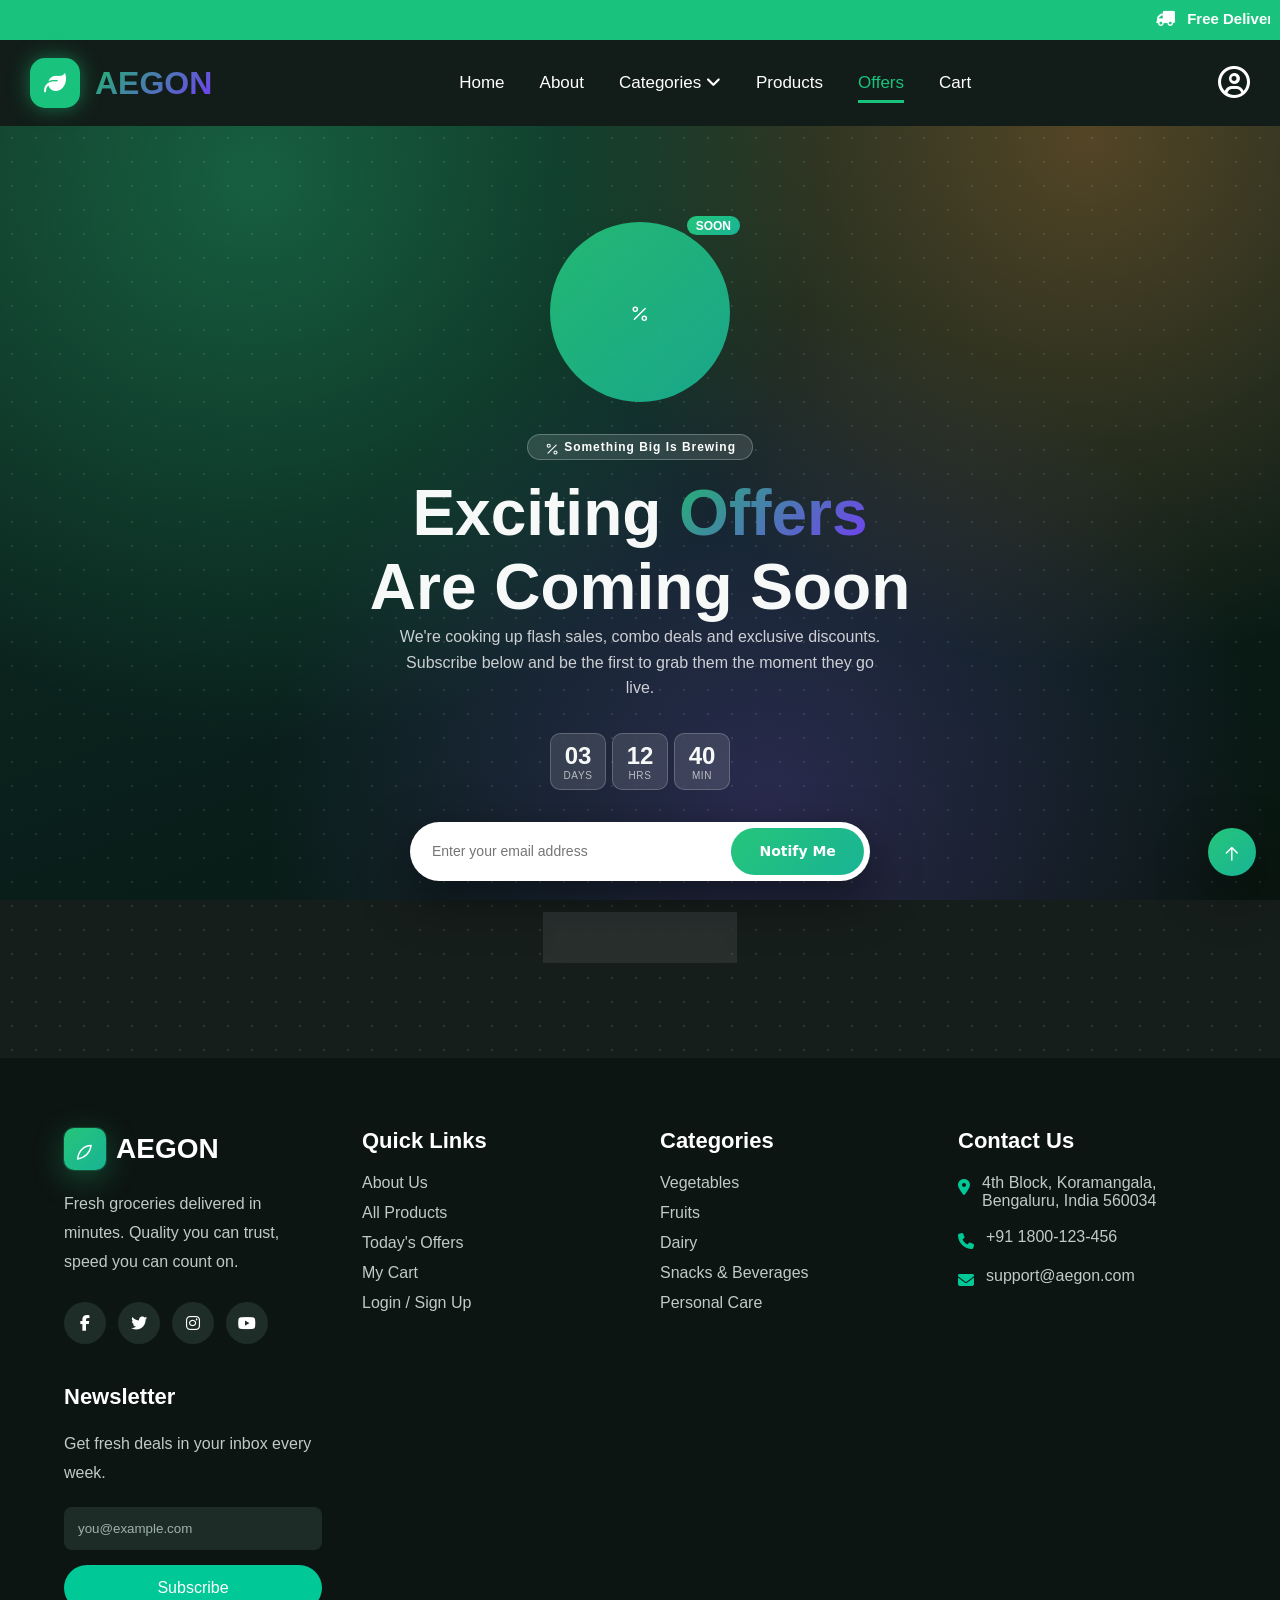
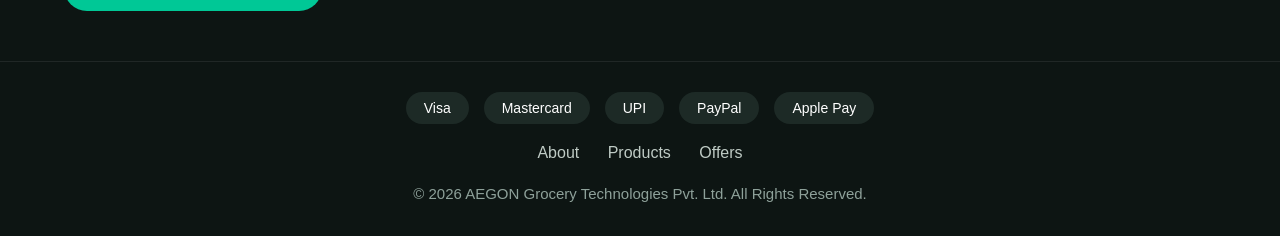
<file: html/offer.html>
<!DOCTYPE html>
<html lang="en">

<head>
    <meta charset="UTF-8">
    <meta name="viewport" content="width=device-width, initial-scale=1.0">
    <link rel="shortcut icon" href="../Assets/favicon.svg" type="image/x-icon">
    <title>Offers Coming Soon | AEGON</title>
    <link rel="stylesheet" href="https://cdnjs.cloudflare.com/ajax/libs/font-awesome/6.7.2/css/all.min.css">
    <link rel="stylesheet" href="../css/style.css">
    <link rel="stylesheet" href="../css/offer.css">
</head>
<svg style="position:absolute; width:0; height:0; overflow:hidden;">
    <defs>
        <symbol id="icon-chevron-down" viewBox="0 0 24 24">
            <path d="M6 9l6 6 6-6" />
        </symbol>
        <symbol id="icon-search" viewBox="0 0 24 24">
            <circle cx="11" cy="11" r="7" />
            <path d="M21 21l-4.3-4.3" />
        </symbol>
        <symbol id="icon-heart" viewBox="0 0 24 24">
            <path
                d="M12 20.5s-7.5-4.6-9.8-9.2C.6 7.8 2.4 4 6.2 4c2.1 0 3.6 1.2 4.5 2.6C11.5 5.2 13 4 15.1 4c3.8 0 5.6 3.8 4 7.3-2.3 4.6-9.8 9.2-9.8 9.2Z" />
        </symbol>
        <symbol id="icon-cart" viewBox="0 0 24 24">
            <circle cx="9" cy="21" r="1.4" />
            <circle cx="18" cy="21" r="1.4" />
            <path d="M2 3h2l2.6 12.6a2 2 0 0 0 2 1.6h8.8a2 2 0 0 0 2-1.6L21 8H6" />
        </symbol>
        <symbol id="icon-user" viewBox="0 0 24 24">
            <circle cx="12" cy="8" r="4" />
            <path d="M4 21c1.5-4.5 5-6 8-6s6.5 1.5 8 6" />
        </symbol>
        <symbol id="icon-star" viewBox="0 0 24 24">
            <path d="M12 2.5l2.9 6 6.6.8-4.8 4.6 1.2 6.6L12 17.6l-5.9 3 1.2-6.6-4.8-4.6 6.6-.8Z" />
        </symbol>
        <symbol id="icon-menu" viewBox="0 0 24 24">
            <path d="M3 6h18M3 12h18M3 18h18" />
        </symbol>
        <symbol id="icon-close" viewBox="0 0 24 24">
            <path d="M6 6l12 12M18 6L6 18" />
        </symbol>
        <symbol id="icon-check" viewBox="0 0 24 24">
            <path d="M5 13l4 4L19 7" />
        </symbol>
        <symbol id="icon-truck" viewBox="0 0 24 24">
            <path d="M2 7h11v9H2z" />
            <path d="M13 10h4l4 3v3h-8z" />
            <circle cx="7" cy="18" r="1.6" />
            <circle cx="17.5" cy="18" r="1.6" />
        </symbol>
        <symbol id="icon-shield" viewBox="0 0 24 24">
            <path d="M12 3l7 3v5c0 5-3 8.5-7 10-4-1.5-7-5-7-10V6Z" />
            <path d="M9 12l2 2 4-4" />
        </symbol>
        <symbol id="icon-tag" viewBox="0 0 24 24">
            <path d="M12 3h6a2 2 0 0 1 2 2v6l-9 9-8-8 9-9Z" />
            <circle cx="15" cy="7" r="1.4" />
        </symbol>
        <symbol id="icon-headset" viewBox="0 0 24 24">
            <path d="M4 13v-1a8 8 0 0 1 16 0v1" />
            <rect x="2.5" y="13" width="4" height="6" rx="1.5" />
            <rect x="17.5" y="13" width="4" height="6" rx="1.5" />
            <path d="M20 19a4 4 0 0 1-4 3h-2" />
        </symbol>
        <symbol id="icon-instagram" viewBox="0 0 24 24">
            <rect x="3" y="3" width="18" height="18" rx="5" />
            <circle cx="12" cy="12" r="4" />
            <circle cx="17.3" cy="6.7" r="1" />
        </symbol>
        <symbol id="icon-facebook" viewBox="0 0 24 24">
            <path d="M14 9h3V5h-3a4 4 0 0 0-4 4v2H7v4h3v6h4v-6h3l1-4h-4v-2c0-.6.4-1 1-1Z" />
        </symbol>
        <symbol id="icon-twitter" viewBox="0 0 24 24">
            <path
                d="M21 5.5c-.8.4-1.6.6-2.5.8a4.3 4.3 0 0 0-7.3 3.9A12.2 12.2 0 0 1 2.5 4.9a4.3 4.3 0 0 0 1.3 5.7c-.7 0-1.4-.2-2-.5v.1a4.3 4.3 0 0 0 3.4 4.2c-.6.2-1.3.2-2 .1a4.3 4.3 0 0 0 4 3A8.6 8.6 0 0 1 1 19.5 12.2 12.2 0 0 0 7.6 21.5c7.9 0 12.3-6.6 12.3-12.3v-.6c.8-.6 1.6-1.4 2.1-2.3Z" />
        </symbol>
        <symbol id="icon-youtube" viewBox="0 0 24 24">
            <rect x="2" y="5" width="20" height="14" rx="4" />
            <path d="M10 9l6 3-6 3Z" />
        </symbol>
        <symbol id="icon-apple" viewBox="0 0 24 24">
            <path
                d="M16.4 2.4c.1 1-.3 2-.9 2.7-.6.7-1.6 1.3-2.6 1.2-.1-1 .4-2 1-2.7.6-.7 1.6-1.2 2.5-1.2ZM19.8 17c-.5 1.1-.8 1.6-1.4 2.6-.9 1.4-2.2 3.1-3.7 3.1-1.4 0-1.7-.9-3.5-.9-1.8 0-2.2.9-3.5.9-1.5 0-2.7-1.5-3.6-2.9C2 16.9 1.5 12.6 3.3 10c1.1-1.6 2.7-2.6 4.2-2.6 1.5 0 2.4.9 3.6.9 1.2 0 1.9-.9 3.6-.9 1.3 0 2.7.7 3.7 1.9-3.3 1.8-2.7 6.4 1.4 7.7Z" />
        </symbol>
        <symbol id="icon-play" viewBox="0 0 24 24">
            <path d="M5 3.5v17l14-8.5Z" />
        </symbol>
        <symbol id="icon-arrow-right" viewBox="0 0 24 24">
            <path d="M5 12h14M13 6l6 6-6 6" />
        </symbol>
        <symbol id="icon-leaf" viewBox="0 0 24 24">
            <path d="M4 20c8-1 14-7 15-15C11 5 5 11 4 20Z" />
        </symbol>
        <symbol id="icon-clock" viewBox="0 0 24 24">
            <circle cx="12" cy="12" r="9" />
            <path d="M12 7v5l3.5 2" />
        </symbol>
        <symbol id="icon-percent" viewBox="0 0 24 24">
            <circle cx="7" cy="7" r="2.3" />
            <circle cx="17" cy="17" r="2.3" />
            <path d="M18 6L6 18" />
        </symbol>
        <symbol id="icon-basket" viewBox="0 0 24 24">
            <path d="M4 9h16l-1.6 10.2a2 2 0 0 1-2 1.8H7.6a2 2 0 0 1-2-1.8Z" />
            <path d="M8 9V7a4 4 0 0 1 8 0v2" />
        </symbol>
        <symbol id="icon-carrot" viewBox="0 0 24 24">
            <path d="M9 21c6-1 11-6 12-12-4 .5-7 2-9 5-2-1-4-1-6 1 1 2 1 4 3 6Z" />
            <path d="M15 3l2 2M18 4l2 2M13 5l1.5 1.5" />
        </symbol>
        <symbol id="icon-milk" viewBox="0 0 24 24">
            <path d="M9 3h6v3l2 3v10a2 2 0 0 1-2 2H9a2 2 0 0 1-2-2V9l2-3Z" />
            <path d="M7.5 13h9" />
        </symbol>
        <symbol id="icon-bread" viewBox="0 0 24 24">
            <path d="M4 12c0-4 3-8 8-8s8 4 8 8-2 4-8 4-8 0-8-4Z" />
            <path d="M9 9v6M12 8v7M15 9v6" />
        </symbol>
        <symbol id="icon-chips" viewBox="0 0 24 24">
            <path d="M6 3h12l1.5 15a2 2 0 0 1-2 2.2H6.5a2 2 0 0 1-2-2.2Z" />
            <path d="M9 3v4M15 3v4" />
        </symbol>
        <symbol id="icon-bottle" viewBox="0 0 24 24">
            <path d="M10 2h4v3l1.5 2.5V20a2 2 0 0 1-2 2h-3a2 2 0 0 1-2-2V7.5L10 5Z" />
        </symbol>
        <symbol id="icon-soap" viewBox="0 0 24 24">
            <rect x="6" y="8" width="12" height="13" rx="3" />
            <path d="M9 8V6a3 3 0 0 1 6 0v2" />
        </symbol>
        <symbol id="icon-home" viewBox="0 0 24 24">
            <path d="M4 11l8-7 8 7" />
            <path d="M6 10v9a1 1 0 0 0 1 1h10a1 1 0 0 0 1-1v-9" />
        </symbol>
        <symbol id="icon-fish" viewBox="0 0 24 24">
            <path d="M3 12c4-5 12-6 18-2-6 4-14 3-18-2Z" />
        </symbol>
        <symbol id="icon-mail" viewBox="0 0 24 24">
            <rect x="3" y="5" width="18" height="14" rx="2" />
            <path d="M4 6l8 7 8-7" />
        </symbol>
        <symbol id="icon-phone" viewBox="0 0 24 24">
            <path
                d="M6 3h3l1.5 4-2 2a13 13 0 0 0 6.5 6.5l2-2 4 1.5v3a2 2 0 0 1-2.2 2C10.6 20.5 3.5 13.4 4 5.2A2 2 0 0 1 6 3Z" />
        </symbol>
    </defs>
</svg>

<body>

    <div class="announcement">
        <marquee>
            <i class="fa-solid fa-truck fa-flip-horizontal"></i>
            <strong>Free Delivery</strong>
            on your first order —
            use code
            <strong>WELCOME50</strong>
            for 50% OFF!
        </marquee>
    </div>

    <header>
        <div class="container">
            <a href="index.html" class="logo">
                <div class="logo-box">
                    <i class="fa-solid fa-leaf"></i>
                </div>
                <h1>AEGON</h1>
            </a>
            <input type="checkbox" id="menu">
            <label for="menu" class="menu-btn">
                <i class="fa-solid fa-bars"></i>
            </label>
            <nav>
                <ul>
                    <li><a href="index.html">Home</a></li>
                    <li><a href="about.html">About</a></li>
                    <li class="dropdown">
                        <a href="product.html">
                            Categories
                            <i class="fa-solid fa-angle-down"></i>
                        </a>
                        <div class="mega-menu">
                            <div class="column">
                                <h3>Fresh Produce</h3>
                                <a href="product.html#vegetables">Vegetables</a>
                                <a href="product.html#fruits">Fruits</a>
                                <a href="product.html#groceries">Groceries</a>
                            </div>
                            <div class="column">
                                <h3>Dairy & Bakery</h3>
                                <a href="product.html#dairy">Dairy</a>
                                <a href="product.html#bakery">Bakery</a>
                                <a href="product.html#frozen-foods">Frozen Foods</a>
                            </div>
                            <div class="column">
                                <h3>Snacks & More</h3>
                                <a href="product.html#snacks">Snacks</a>
                                <a href="product.html#beverages">Beverages</a>
                                <a href="product.html#personal-care">Personal Care</a>
                                <a href="product.html#household">Household</a>
                            </div>
                        </div>
                    </li>
                    <li><a href="product.html">Products</a></li>
                    <li><a class="active" href="offer.html">Offers</a></li>
                    <li><a href="cart.html">Cart
                            <span class="badge badge--gradient" style="padding:0.1em 0.55em; font-size:10px; margin-left:4px; vertical-align:2px;"><span data-cart-count>0</span></span>
                        </a></li>
                </ul>
            </nav>

            <div class="profile">
                <i class="fa-regular fa-circle-user"></i>
                <div class="profile-menu" data-account-panel>
                    <a href="login.html">Login</a>
                    <a href="signup.html">Sign Up</a>
                </div>
            </div>
        </div>
    </header>

    <main id="main">
        <div class="auth-page" style="min-height: calc(100vh - 84px - 120px);">

            <div class="container2"
                style="position:relative; z-index:1; padding-block:6rem; text-align:center;">
                <!-- Illustration placeholder -->
                <div style="position:relative; width:180px; height:180px; margin:0 auto 2rem;">
                    <div class="anim-glow"
                        style="position:absolute; inset:0; border-radius:50%; background:linear-gradient(135deg, hsl(152, 68%, 46%) 0%, hsl(168, 76%, 40%) 100%); opacity:0.9;">
                    </div>
                    <div class="anim-float" style="position:absolute; inset:0; display:grid; place-items:center;">
                        <svg class="icon" width="80" height="80" style="color: white;" aria-hidden="true">
                            <use href="#icon-percent"></use>
                        </svg>
                    </div>
                    <span class="badge badge--gradient"
                        style="position:absolute; top:-6px; right:-10px; animation: pop 2.4s ease-in-out infinite;">SOON</span>
                </div>

                <span class="hero__eyebrow" style="color:white;">
                    <svg class="icon" width="14" height="14" aria-hidden="true">
                        <use href="#icon-percent"></use>
                    </svg>
                    Something Big Is Brewing
                </span>
                <h1 class="text-balance" style="margin-top:1rem; max-width:16ch; margin-inline:auto;">
                    Exciting <span class="text-gradient">Offers</span> Are Coming Soon
                </h1>
                <p style="max-width:54ch; margin-inline:auto; color:hsla(0,0%,100%,0.78);">
                    We're cooking up flash sales, combo deals and exclusive discounts. Subscribe below and be the
                    first to grab them the moment they go live.
                </p>

                <div class="countdown" style="justify-content:center; margin-block:2rem;" role="timer"
                    aria-label="Launching in 3 days 12 hours 40 minutes">
                    <div class="countdown__unit"><span class="countdown__num">03</span><span
                            class="countdown__label">Days</span></div>
                    <div class="countdown__unit"><span class="countdown__num">12</span><span
                            class="countdown__label">Hrs</span></div>
                    <div class="countdown__unit"><span class="countdown__num">40</span><span
                            class="countdown__label">Min</span></div>
                </div>

                <form action="#" method="get" class="newsletter-form" style="margin-inline:auto;">
                    <div class="newsletter-form__row">
                        <label for="notify-email" class="sr-only">Email address</label>
                        <input type="email" id="notify-email" name="email" placeholder="Enter your email address"
                            required="">
                        <button type="submit" class="btn btn--primary">Notify Me</button>
                    </div>
                </form>

                <a href="index.html" class="btn btn--outline-light" style="margin-top:2rem;">
                    <svg class="icon" width="16" height="16" aria-hidden="true" style="transform:rotate(180deg);">
                        <use href="#icon-arrow-right"></use>
                    </svg>
                    Back to Home
                </a>
            </div>
        </div>
    </main>

    <footer class="footer">
        <a href="#top" class="back-to-top" aria-label="Back to top">
            <svg class="icon" width="20" height="20" aria-hidden="true" style="transform:rotate(-90deg);">
                <use href="#icon-arrow-right"></use>
            </svg>
        </a>

        <div class="container2 footer-grid">

            <!-- Logo -->

            <div class="footer-col">

                <div class="footer-logo">
                    <span class="navbar__brand-mark" aria-hidden="true">
                        <svg class="icon" width="20" height="20">
                            <use href="#icon-leaf"></use>
                        </svg>
                    </span>
                    <h2>AEGON</h2>
                </div>

                <p>
                    Fresh groceries delivered in minutes.
                    Quality you can trust, speed you can count on.
                </p>

                <div class="social-links">

                    <a href="#"><i class="fab fa-facebook-f"></i></a>

                    <a href="#"><i class="fab fa-twitter"></i></a>

                    <a href="#"><i class="fab fa-instagram"></i></a>

                    <a href="#"><i class="fab fa-youtube"></i></a>

                </div>

            </div>

            <!-- Quick Links -->

            <div class="footer-col">

                <h3>Quick Links</h3>

                <ul>

                    <li><a href="about.html">About Us</a></li>

                    <li><a href="products.html">All Products</a></li>

                    <li><a href="offer.html">Today's Offers</a></li>

                    <li><a href="cart.html">My Cart</a></li>

                    <li><a href="login.html">Login / Sign Up</a></li>

                </ul>

            </div>

            <!-- Categories -->

            <div class="footer-col">

                <h3>Categories</h3>

                <ul>

                    <li><a href="#">Vegetables</a></li>

                    <li><a href="#">Fruits</a></li>

                    <li><a href="#">Dairy</a></li>

                    <li><a href="#">Snacks & Beverages</a></li>

                    <li><a href="#">Personal Care</a></li>

                </ul>

            </div>

            <!-- Contact -->

            <div class="footer-col">

                <h3>Contact Us</h3>

                <div class="contact-item">

                    <i class="fa-solid fa-location-dot"></i>

                    <span>
                        4th Block, Koramangala,
                        Bengaluru, India 560034
                    </span>

                </div>

                <div class="contact-item">

                    <i class="fa-solid fa-phone"></i>

                    <a href="tel:+911800123456">
                        +91 1800-123-456
                    </a>

                </div>

                <div class="contact-item">

                    <i class="fa-solid fa-envelope"></i>

                    <a href="mailto:support@aegon.com">
                        support@aegon.com
                    </a>

                </div>

            </div>

            <!-- Newsletter -->

            <div class="footer-col">

                <h3>Newsletter</h3>

                <p>Get fresh deals in your inbox every week.</p>

                <form class="newsletter">

                    <input type="email" placeholder="you@example.com" required>

                    <button type="submit">
                        Subscribe
                    </button>

                </form>

            </div>

        </div>

        <hr>

        <div class="container2 footer-bottom">

            <div class="payments">

                <span>Visa</span>

                <span>Mastercard</span>

                <span>UPI</span>

                <span>PayPal</span>

                <span>Apple Pay</span>

            </div>

            <div class="footer-menu">

                <a href="about.html">About</a>

                <a href="products.html">Products</a>

                <a href="offer.html">Offers</a>

            </div>

            <p>
                © 2026 AEGON Grocery Technologies Pvt. Ltd.
                All Rights Reserved.
            </p>

        </div>

    </footer>
  <script src="../js/storage.js"></script>
  <script src="../js/nav.js"></script>
</body>

</html>
</file>
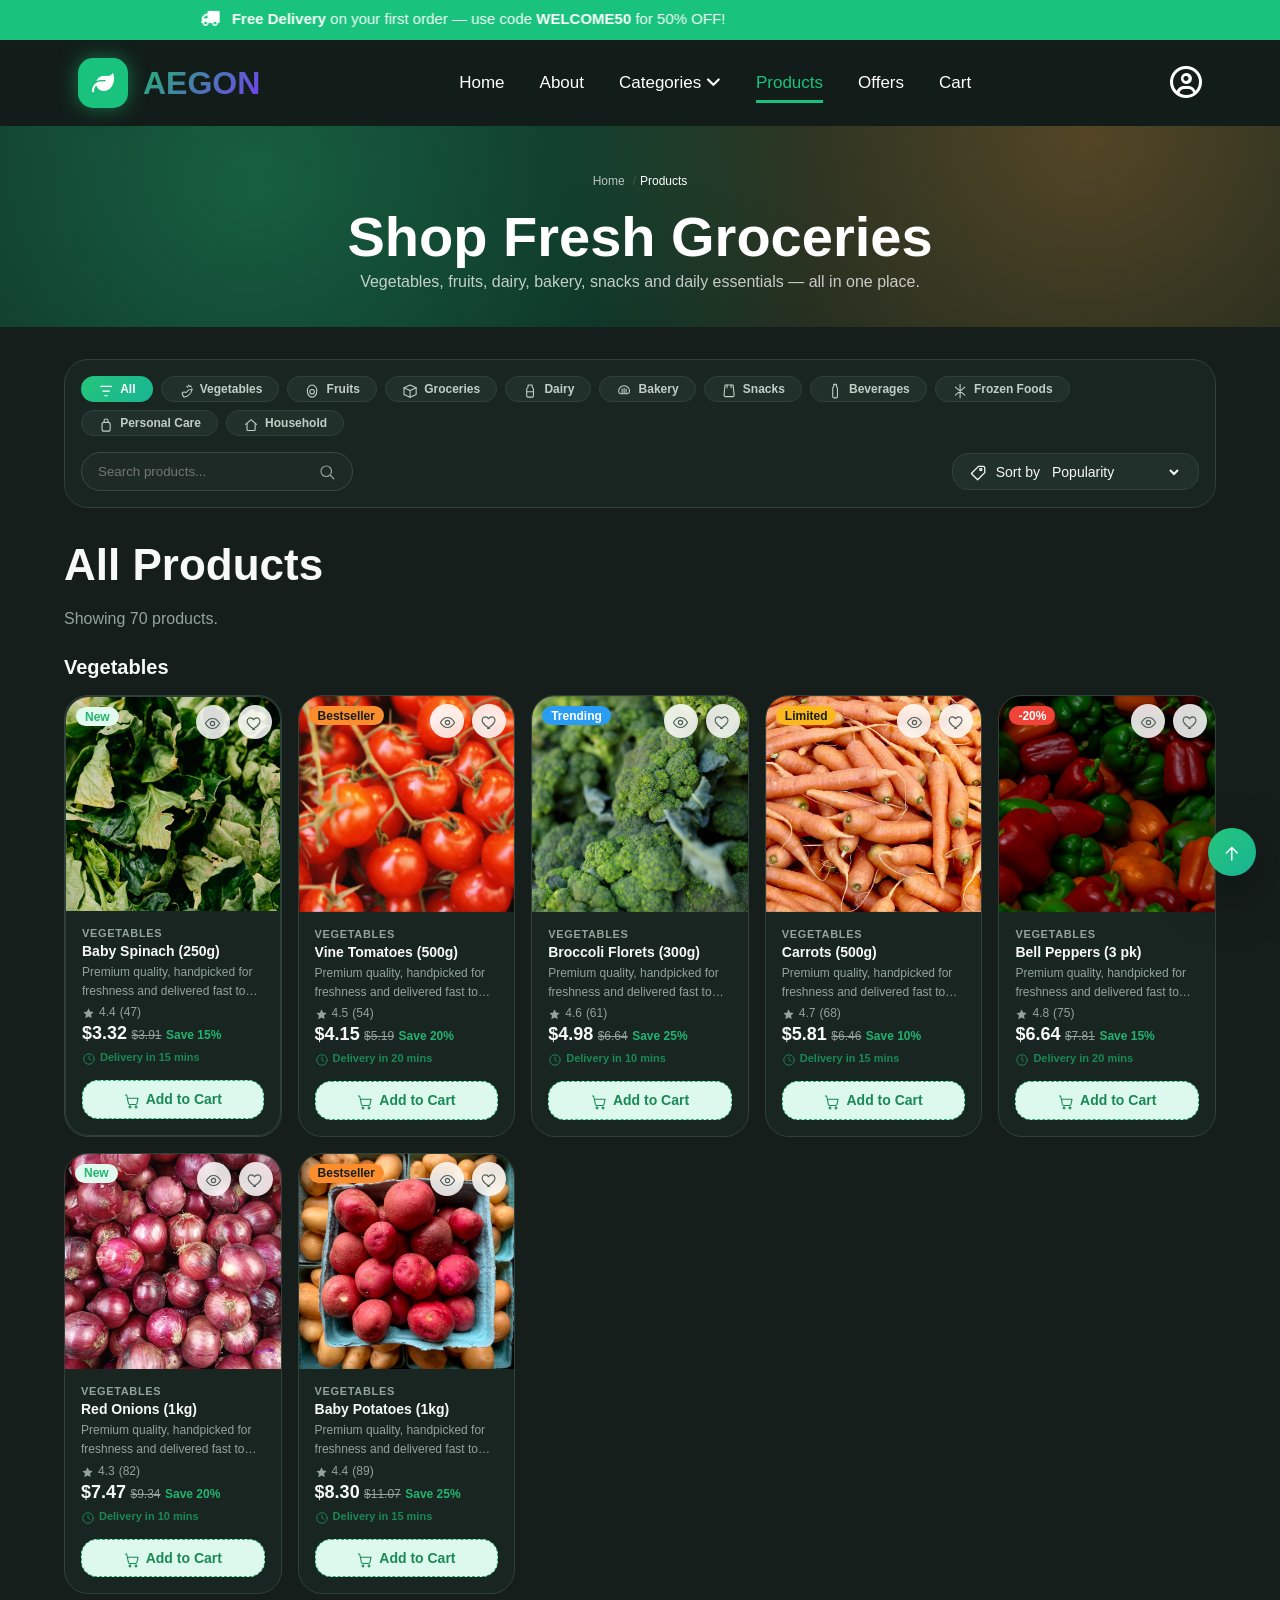
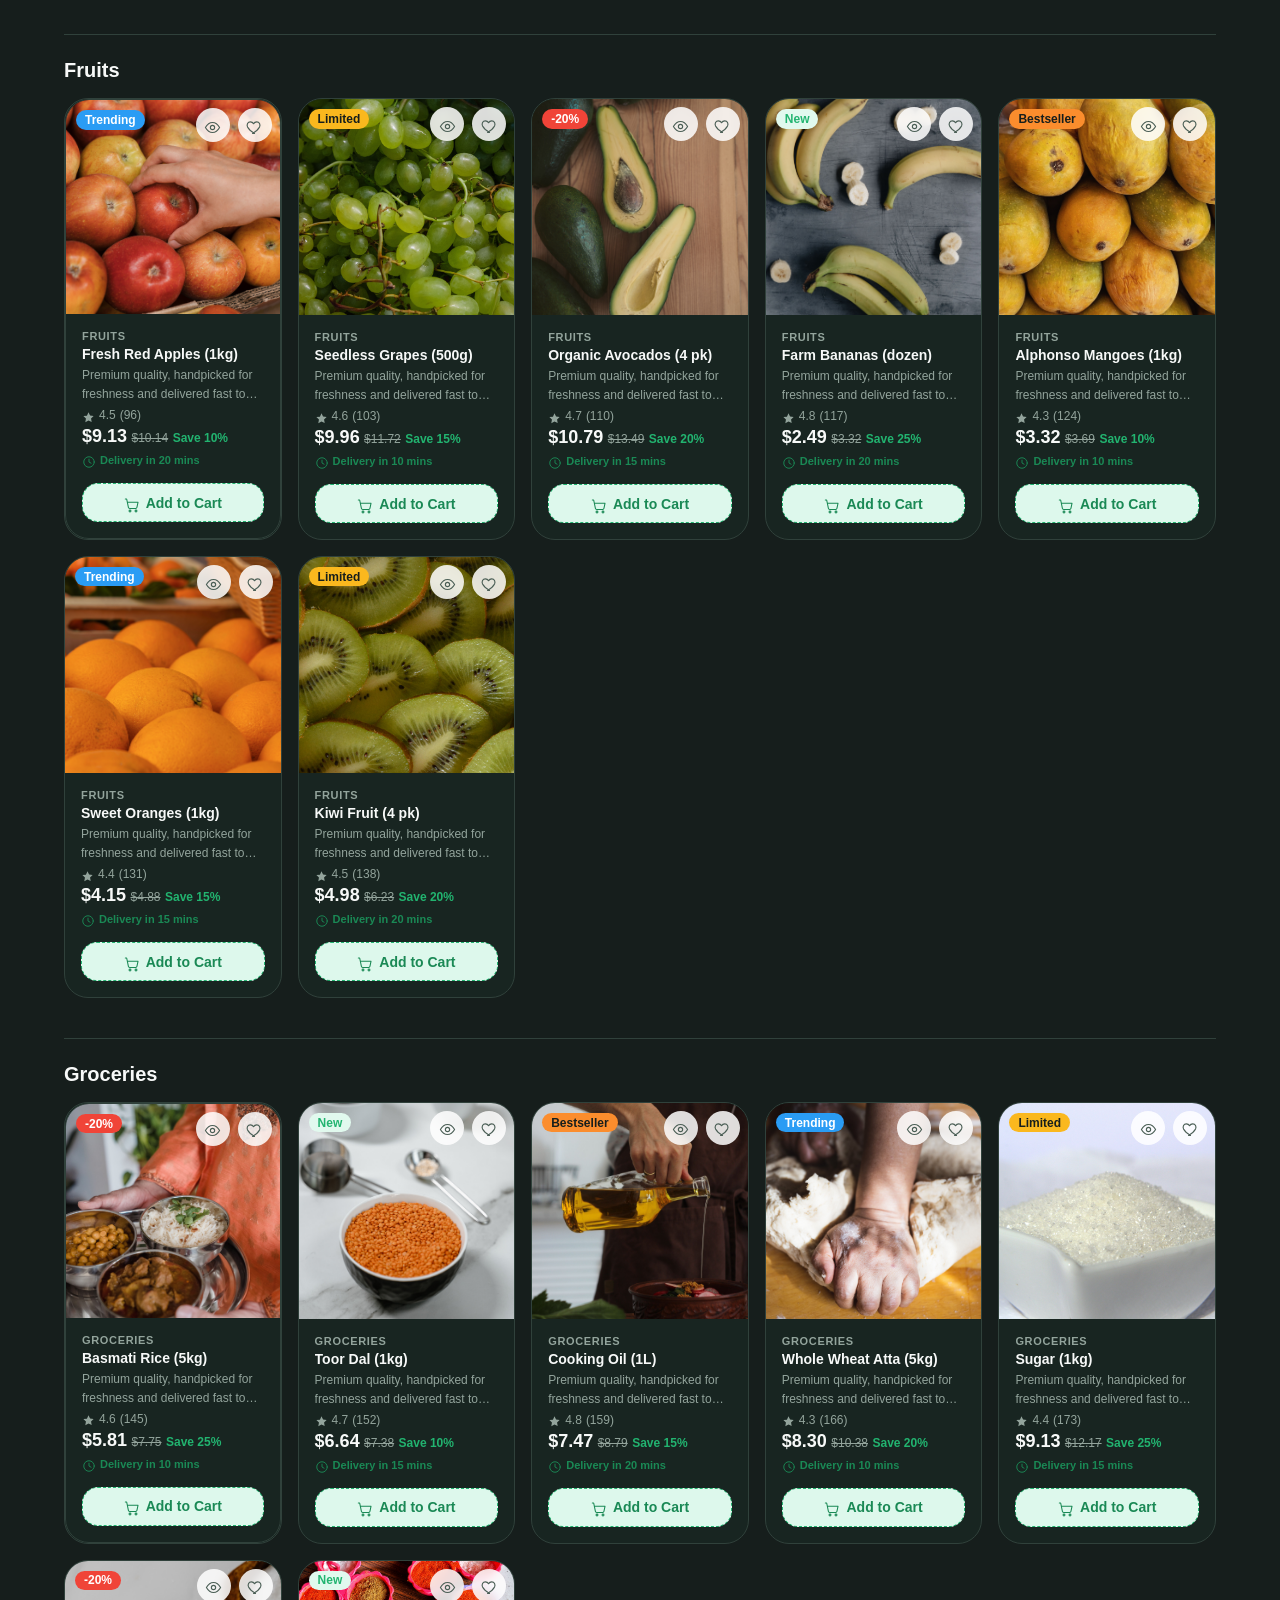
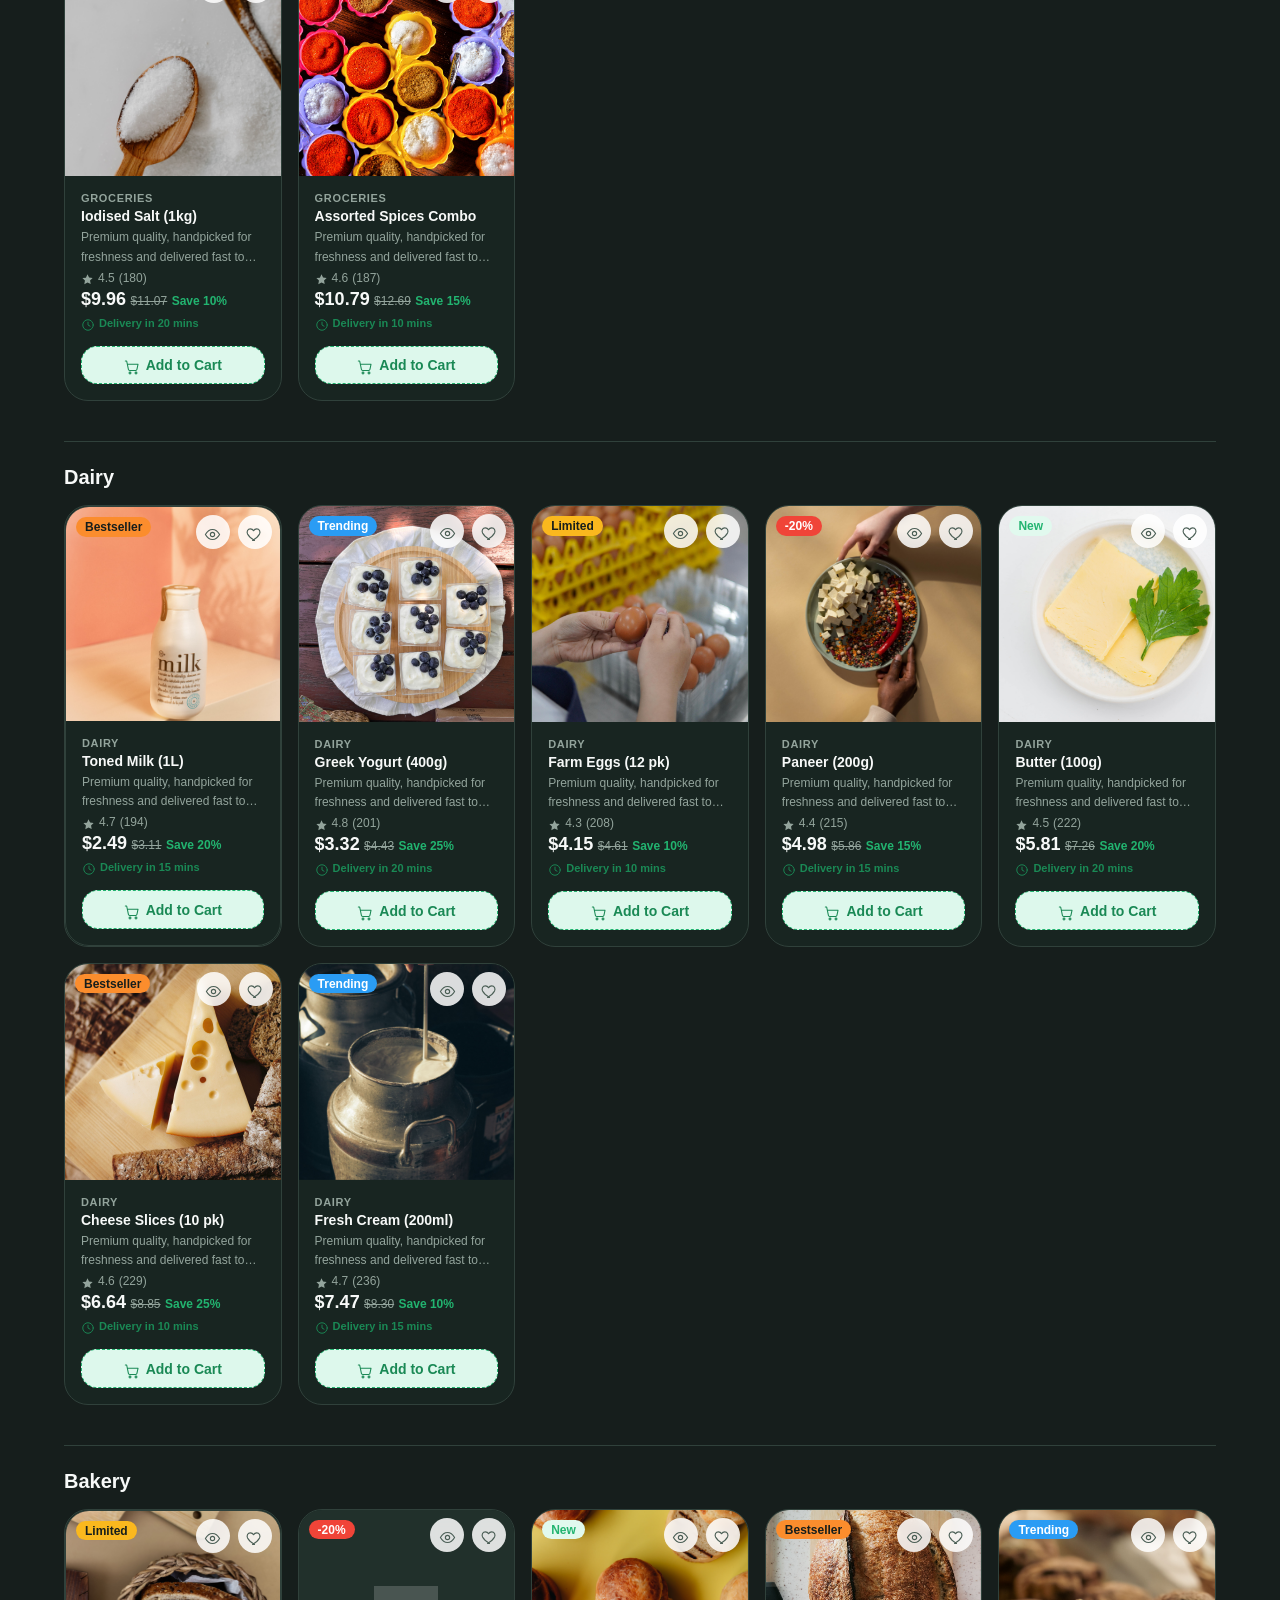
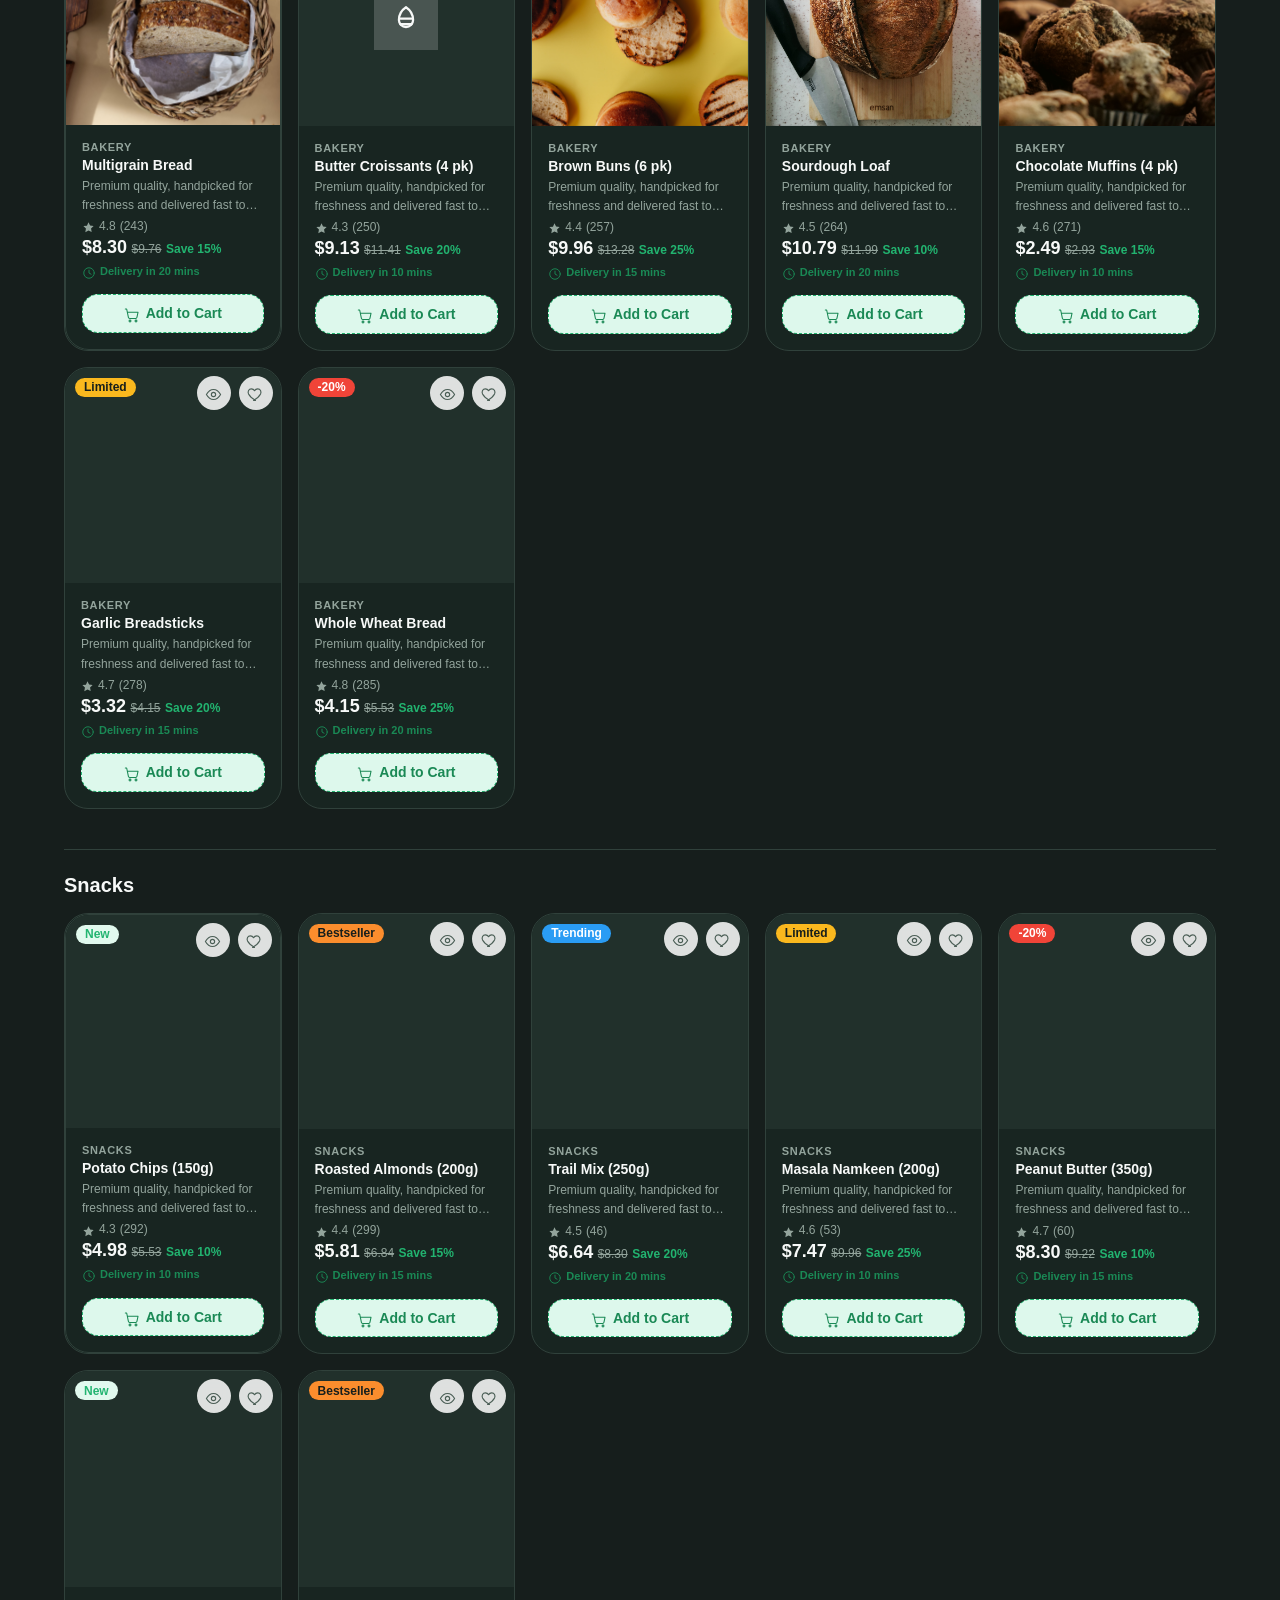
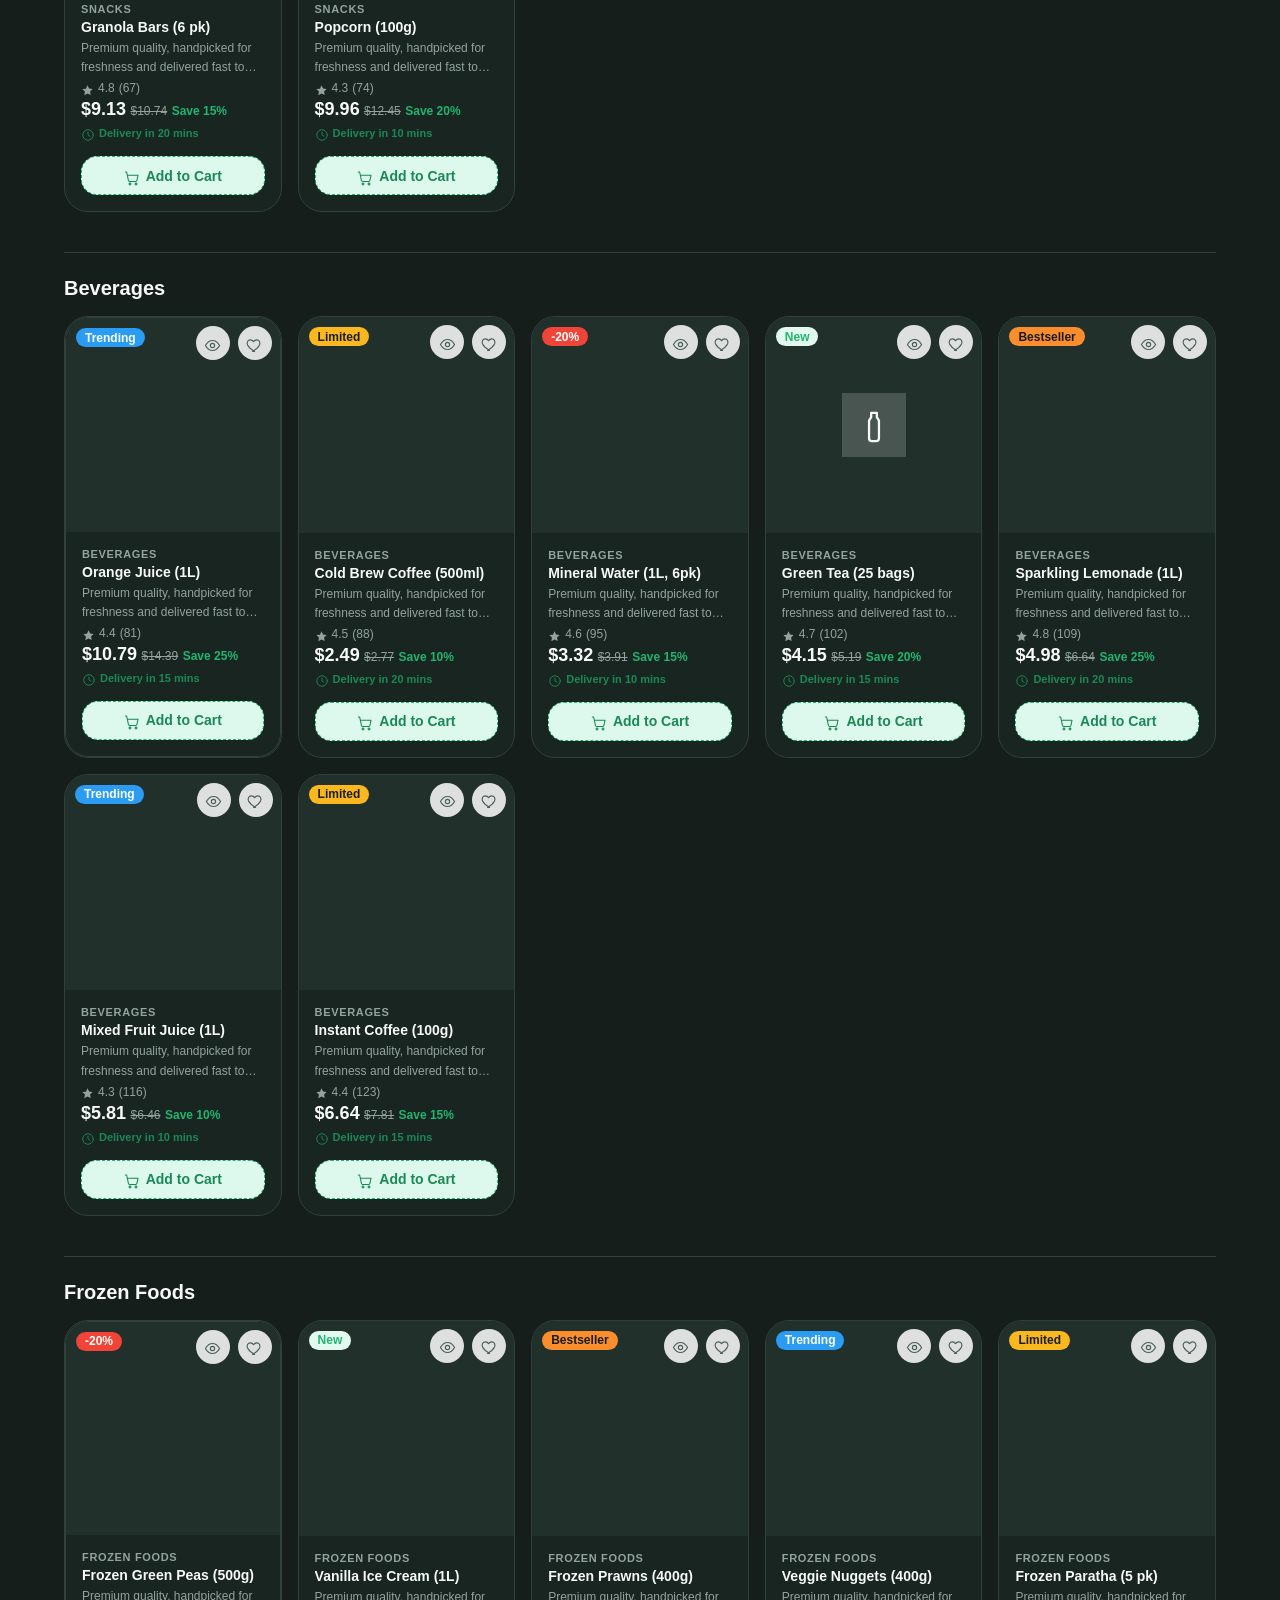
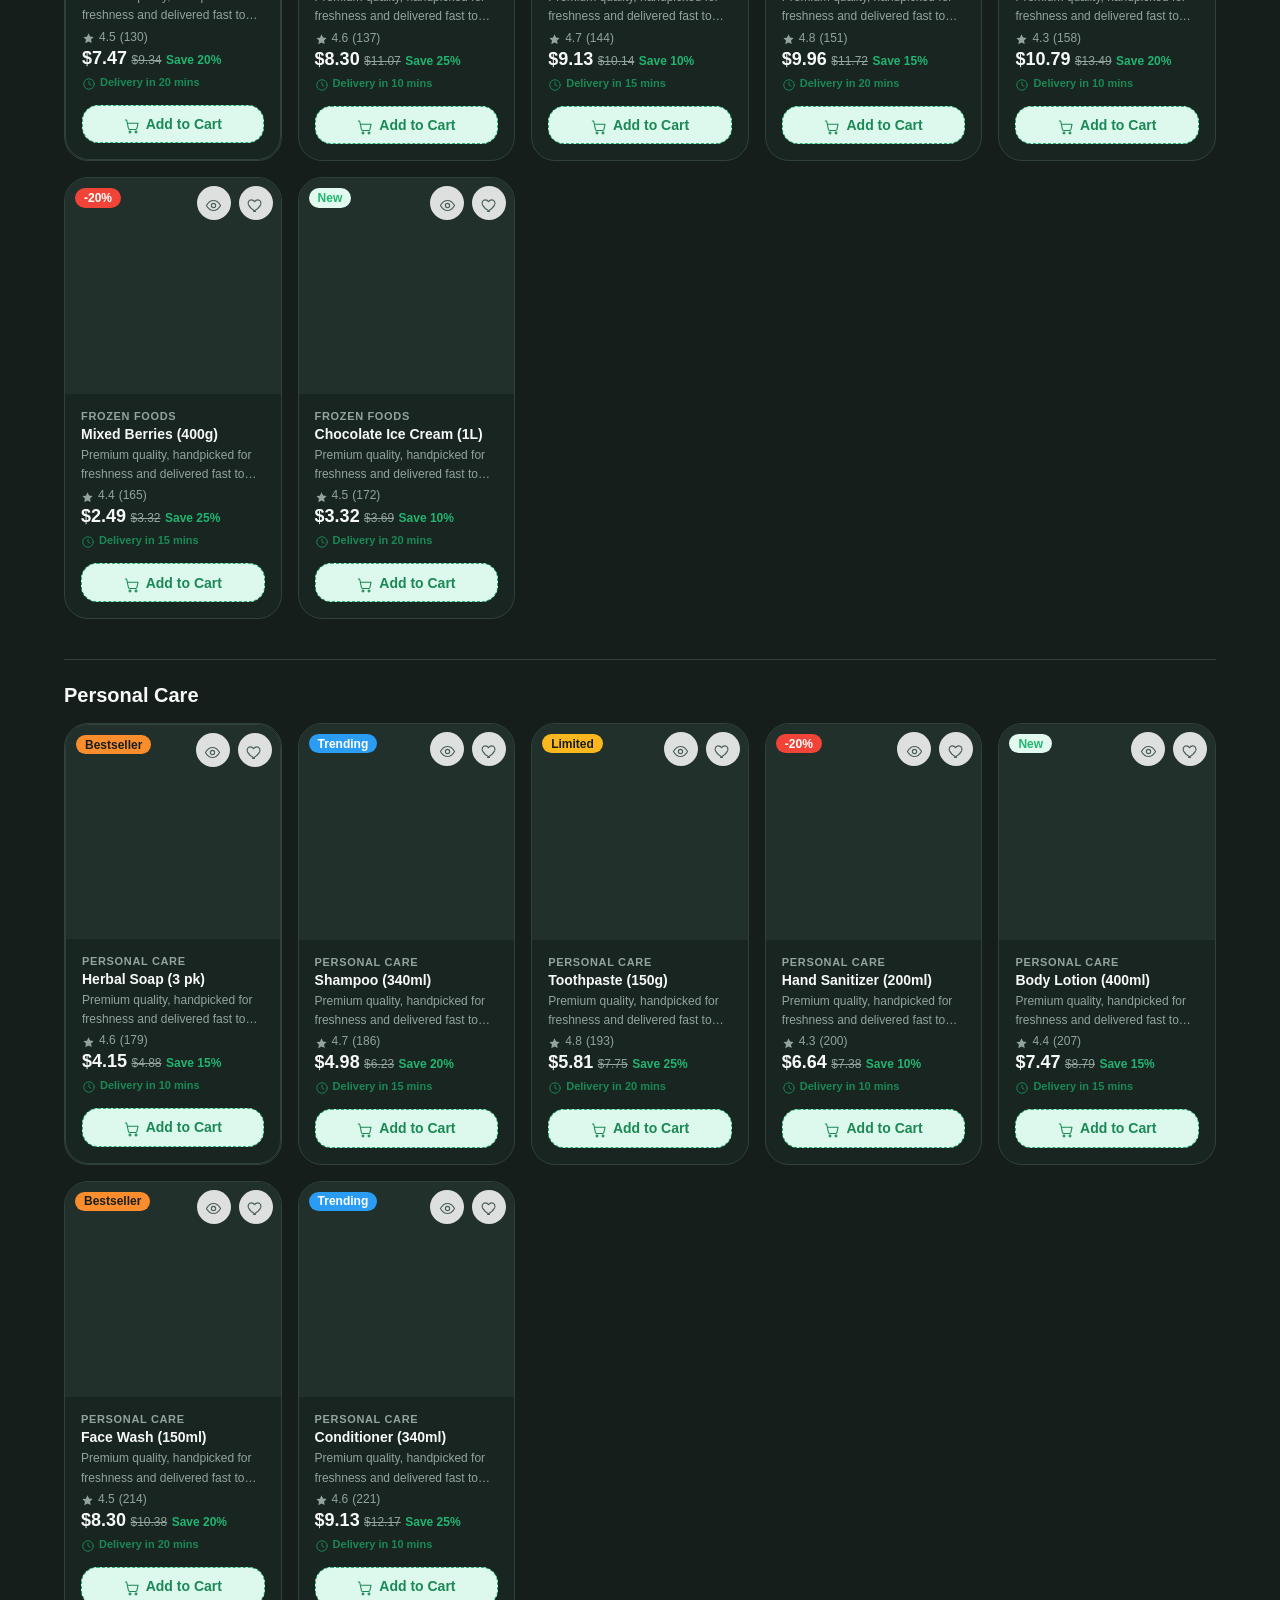
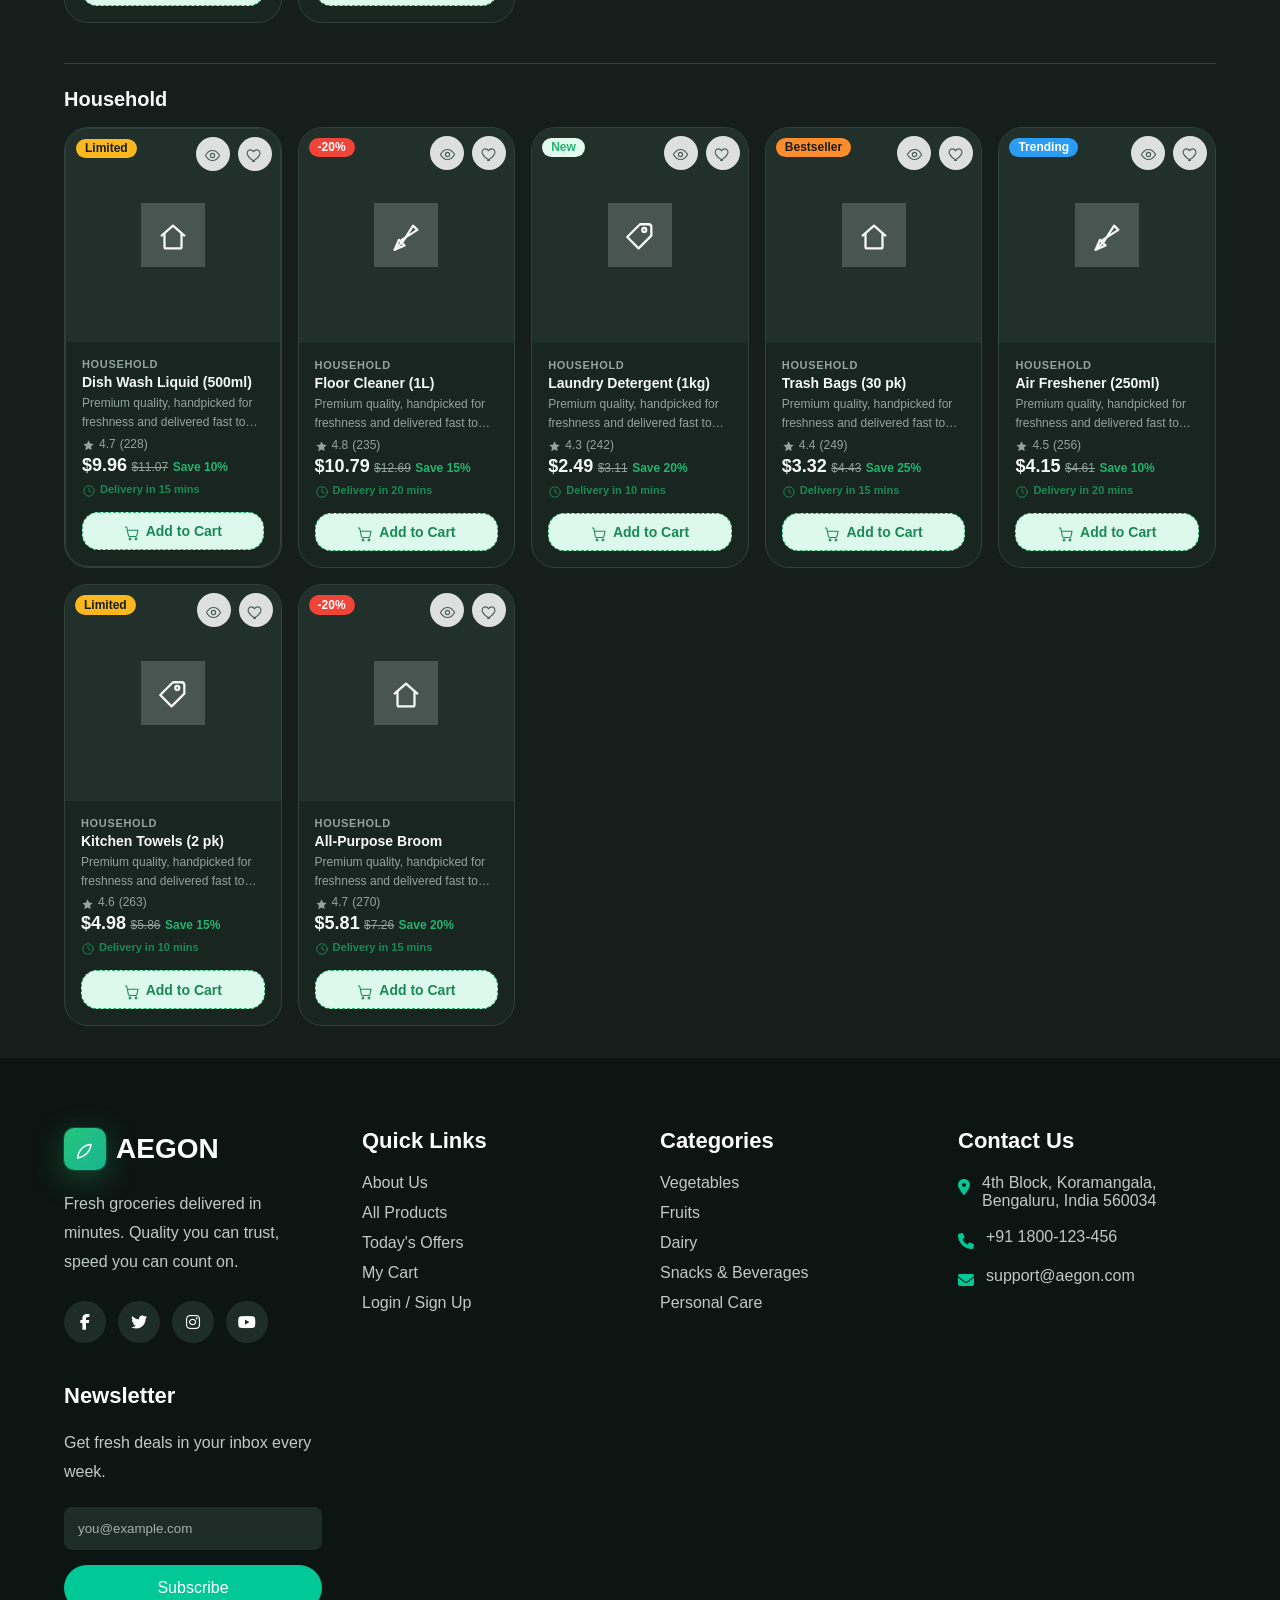
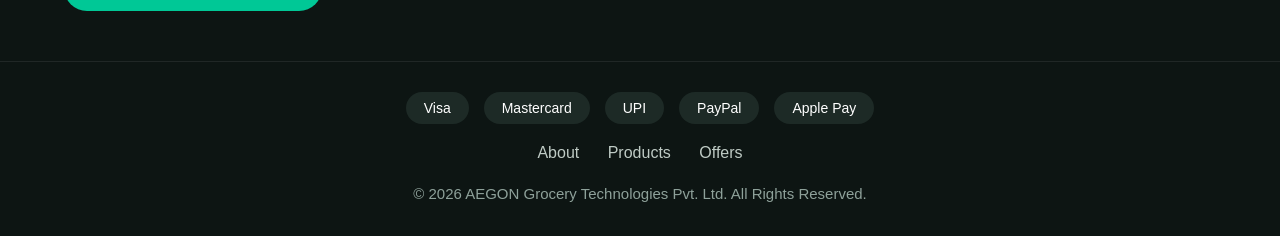
<file: html/product.html>
<!DOCTYPE html>
<html lang="en">
<head>
  <meta charset="UTF-8">
    <meta name="viewport" content="width=device-width, initial-scale=1.0">
    <link rel="shortcut icon" href="../Assets/favicon.svg" type="image/x-icon">
    <title>Shop All Products | AEGON</title>
    <link rel="stylesheet" href="https://cdnjs.cloudflare.com/ajax/libs/font-awesome/6.7.2/css/all.min.css">
    <link rel="stylesheet" href="../css/style.css">
    <link rel="stylesheet" href="../css/product.css">
</head>
<body>
  <svg aria-hidden="true" style="position:absolute; width:0; height:0; overflow:hidden;">
    <defs>
      <symbol id="icon-chevron-down" viewBox="0 0 24 24"><path d="M6 9l6 6 6-6"></path></symbol>
      <symbol id="icon-search" viewBox="0 0 24 24"><circle cx="11" cy="11" r="7"></circle><path d="M21 21l-4.3-4.3"></path></symbol>
      <symbol id="icon-heart" viewBox="0 0 24 24"><path d="M12 20.5s-7.5-4.6-9.8-9.2C.6 7.8 2.4 4 6.2 4c2.1 0 3.6 1.2 4.5 2.6C11.5 5.2 13 4 15.1 4c3.8 0 5.6 3.8 4 7.3-2.3 4.6-9.8 9.2-9.8 9.2Z"></path></symbol>
      <symbol id="icon-cart" viewBox="0 0 24 24"><circle cx="9" cy="21" r="1.4"></circle><circle cx="18" cy="21" r="1.4"></circle><path d="M2 3h2l2.6 12.6a2 2 0 0 0 2 1.6h8.8a2 2 0 0 0 2-1.6L21 8H6"></path></symbol>
      <symbol id="icon-user" viewBox="0 0 24 24"><circle cx="12" cy="8" r="4"></circle><path d="M4 21c1.5-4.5 5-6 8-6s6.5 1.5 8 6"></path></symbol>
      <symbol id="icon-star" viewBox="0 0 24 24"><path d="M12 2.5l2.9 6 6.6.8-4.8 4.6 1.2 6.6L12 17.6l-5.9 3 1.2-6.6-4.8-4.6 6.6-.8Z"></path></symbol>
      <symbol id="icon-menu" viewBox="0 0 24 24"><path d="M3 6h18M3 12h18M3 18h18"></path></symbol>
      <symbol id="icon-close" viewBox="0 0 24 24"><path d="M6 6l12 12M18 6L6 18"></path></symbol>
      <symbol id="icon-check" viewBox="0 0 24 24"><path d="M5 13l4 4L19 7"></path></symbol>
      <symbol id="icon-truck" viewBox="0 0 24 24"><path d="M2 7h11v9H2z"></path><path d="M13 10h4l4 3v3h-8z"></path><circle cx="7" cy="18" r="1.6"></circle><circle cx="17.5" cy="18" r="1.6"></circle></symbol>
      <symbol id="icon-instagram" viewBox="0 0 24 24"><rect x="3" y="3" width="18" height="18" rx="5"></rect><circle cx="12" cy="12" r="4"></circle><circle cx="17.3" cy="6.7" r="1"></circle></symbol>
      <symbol id="icon-facebook" viewBox="0 0 24 24"><path d="M14 9h3V5h-3a4 4 0 0 0-4 4v2H7v4h3v6h4v-6h3l1-4h-4v-2c0-.6.4-1 1-1Z"></path></symbol>
      <symbol id="icon-twitter" viewBox="0 0 24 24"><path d="M21 5.5c-.8.4-1.6.6-2.5.8a4.3 4.3 0 0 0-7.3 3.9A12.2 12.2 0 0 1 2.5 4.9a4.3 4.3 0 0 0 1.3 5.7c-.7 0-1.4-.2-2-.5v.1a4.3 4.3 0 0 0 3.4 4.2c-.6.2-1.3.2-2 .1a4.3 4.3 0 0 0 4 3A8.6 8.6 0 0 1 1 19.5 12.2 12.2 0 0 0 7.6 21.5c7.9 0 12.3-6.6 12.3-12.3v-.6c.8-.6 1.6-1.4 2.1-2.3Z"></path></symbol>
      <symbol id="icon-youtube" viewBox="0 0 24 24"><rect x="2" y="5" width="20" height="14" rx="4"></rect><path d="M10 9l6 3-6 3Z"></path></symbol>
      <symbol id="icon-mail" viewBox="0 0 24 24"><rect x="3" y="5" width="18" height="14" rx="2"></rect><path d="M4 6l8 7 8-7"></path></symbol>
      <symbol id="icon-phone" viewBox="0 0 24 24"><path d="M6 3h3l1.5 4-2 2a13 13 0 0 0 6.5 6.5l2-2 4 1.5v3a2 2 0 0 1-2.2 2C10.6 20.5 3.5 13.4 4 5.2A2 2 0 0 1 6 3Z"></path></symbol>
      <symbol id="icon-leaf" viewBox="0 0 24 24"><path d="M4 20c8-1 14-7 15-15C11 5 5 11 4 20Z"></path></symbol>
      <symbol id="icon-arrow-right" viewBox="0 0 24 24"><path d="M5 12h14M13 6l6 6-6 6"></path></symbol>
      <symbol id="icon-clock" viewBox="0 0 24 24"><circle cx="12" cy="12" r="9"></circle><path d="M12 7v5l3.5 2"></path></symbol>
      <symbol id="icon-filter" viewBox="0 0 24 24"><path d="M4 5h16M7 12h10M10 19h4"></path></symbol>
      <symbol id="icon-eye" viewBox="0 0 24 24"><path d="M2 12s4-7 10-7 10 7 10 7-4 7-10 7-10-7-10-7Z"></path><circle cx="12" cy="12" r="3"></circle></symbol>
      <symbol id="icon-carrot" viewBox="0 0 24 24"><path d="M9 21c6-1 11-6 12-12-4 .5-7 2-9 5-2-1-4-1-6 1 1 2 1 4 3 6Z"></path><path d="M15 3l2 2M18 4l2 2M13 5l1.5 1.5"></path></symbol>
      <symbol id="icon-tomato" viewBox="0 0 24 24"><circle cx="12" cy="13" r="7"></circle><path d="M9 6q3-3 6 0"></path></symbol>
      <symbol id="icon-broccoli" viewBox="0 0 24 24"><circle cx="9" cy="8" r="4"></circle><circle cx="14" cy="7" r="3.5"></circle><circle cx="12" cy="11" r="3.5"></circle><path d="M12 13v8M9 21h6"></path></symbol>
      <symbol id="icon-avocado" viewBox="0 0 24 24"><path d="M12 3c4 0 7 4 7 9s-3 9-7 9-7-4-7-9 3-9 7-9Z"></path><circle cx="12" cy="13" r="3.4"></circle></symbol>
      <symbol id="icon-grape" viewBox="0 0 24 24"><circle cx="9" cy="10" r="3"></circle><circle cx="15" cy="10" r="3"></circle><circle cx="12" cy="15" r="3"></circle><circle cx="9" cy="16" r="3"></circle><circle cx="15" cy="16" r="3"></circle><path d="M12 7V4"></path></symbol>
      <symbol id="icon-package" viewBox="0 0 24 24"><path d="M3 7l9-4 9 4-9 4-9-4Z"></path><path d="M3 7v10l9 4 9-4V7"></path><path d="M12 11v10"></path></symbol>
      <symbol id="icon-basket" viewBox="0 0 24 24"><path d="M4 9h16l-1.6 10.2a2 2 0 0 1-2 1.8H7.6a2 2 0 0 1-2-1.8Z"></path><path d="M8 9V7a4 4 0 0 1 8 0v2"></path></symbol>
      <symbol id="icon-bread" viewBox="0 0 24 24"><path d="M4 12c0-4 3-8 8-8s8 4 8 8-2 4-8 4-8 0-8-4Z"></path><path d="M9 9v6M12 8v7M15 9v6"></path></symbol>
      <symbol id="icon-milk" viewBox="0 0 24 24"><path d="M9 3h6v3l2 3v10a2 2 0 0 1-2 2H9a2 2 0 0 1-2-2V9l2-3Z"></path><path d="M7.5 13h9"></path></symbol>
      <symbol id="icon-yogurt" viewBox="0 0 24 24"><path d="M8 3h8l1 4H7Z"></path><path d="M7 7h10l-1 12a2 2 0 0 1-2 2H10a2 2 0 0 1-2-2Z"></path></symbol>
      <symbol id="icon-egg" viewBox="0 0 24 24"><path d="M12 3c4 3 6 8 6 12a6 6 0 0 1-12 0c0-4 2-9 6-12Z"></path></symbol>
      <symbol id="icon-honey" viewBox="0 0 24 24"><path d="M12 3c3 2 5 5 5 9a5 5 0 0 1-10 0c0-4 2-7 5-9Z"></path><path d="M8 11h8M8 15h8"></path></symbol>
      <symbol id="icon-coffee" viewBox="0 0 24 24"><path d="M4 8h13v6a5 5 0 0 1-5 5H9a5 5 0 0 1-5-5Z"></path><path d="M17 9h1.5a2.5 2.5 0 0 1 0 5H17"></path><path d="M7 4c0 1-1 1-1 2M11 4c0 1-1 1-1 2"></path></symbol>
      <symbol id="icon-chips" viewBox="0 0 24 24"><path d="M6 3h12l1.5 15a2 2 0 0 1-2 2.2H6.5a2 2 0 0 1-2-2.2Z"></path><path d="M9 3v4M15 3v4"></path></symbol>
      <symbol id="icon-bottle" viewBox="0 0 24 24"><path d="M10 2h4v3l1.5 2.5V20a2 2 0 0 1-2 2h-3a2 2 0 0 1-2-2V7.5L10 5Z"></path></symbol>
      <symbol id="icon-juice" viewBox="0 0 24 24"><path d="M8 8h8l-1 12a2 2 0 0 1-2 2h-2a2 2 0 0 1-2-2Z"></path><path d="M14 8V3M14 3l2-1"></path></symbol>
      <symbol id="icon-snowflake" viewBox="0 0 24 24"><path d="M12 2v20M5 6l14 12M19 6 5 18"></path></symbol>
      <symbol id="icon-icecream" viewBox="0 0 24 24"><path d="M8 10h8l-4 11Z"></path><circle cx="12" cy="7" r="5"></circle></symbol>
      <symbol id="icon-fish" viewBox="0 0 24 24"><path d="M3 12c4-5 12-6 18-2-6 4-14 3-18-2Z"></path></symbol>
      <symbol id="icon-soap" viewBox="0 0 24 24"><rect x="6" y="8" width="12" height="13" rx="3"></rect><path d="M9 8V6a3 3 0 0 1 6 0v2"></path></symbol>
      <symbol id="icon-shampoo" viewBox="0 0 24 24"><path d="M9 2h4l1 3v2l2 2v11a2 2 0 0 1-2 2H8a2 2 0 0 1-2-2V9l2-2V5Z"></path></symbol>
      <symbol id="icon-home" viewBox="0 0 24 24"><path d="M4 11l8-7 8 7"></path><path d="M6 10v9a1 1 0 0 0 1 1h10a1 1 0 0 0 1-1v-9"></path></symbol>
      <symbol id="icon-broom" viewBox="0 0 24 24"><path d="M4 21l6-6M10 15l7-11 3 3-11 7Z"></path><path d="M4 21l3-7 4 4Z"></path></symbol>
      <symbol id="icon-tag" viewBox="0 0 24 24"><path d="M12 3h6a2 2 0 0 1 2 2v6l-9 9-8-8 9-9Z"></path><circle cx="15" cy="7" r="1.4"></circle></symbol>
    </defs>
  </svg>

  <div class="announcement">
        <marquee>
            <i class="fa-solid fa-truck fa-flip-horizontal"></i>
            <strong>Free Delivery</strong>
            on your first order —
            use code
            <strong>WELCOME50</strong>
            for 50% OFF!
        </marquee>
    </div>

    <header>
        <div class="container">
            <a href="index.html" class="logo">
                <div class="logo-box">
                    <i class="fa-solid fa-leaf"></i>
                </div>
                <h1>AEGON</h1>
            </a>
            <input type="checkbox" id="menu">
            <label for="menu" class="menu-btn">
                <i class="fa-solid fa-bars"></i>
            </label>
            <nav>
                <ul>
                    <li><a href="index.html">Home</a></li>
                    <li><a href="about.html">About</a></li>
                    <li class="dropdown">
                        <a href="product.html">
                            Categories
                            <i class="fa-solid fa-angle-down"></i>
                        </a>
                        <div class="mega-menu">
                            <div class="column">
                                <h3>Fresh Produce</h3>
                                <a href="product.html#vegetables">Vegetables</a>
                                <a href="product.html#fruits">Fruits</a>
                                <a href="product.html#groceries">Groceries</a>
                            </div>
                            <div class="column">
                                <h3>Dairy & Bakery</h3>
                                <a href="product.html#dairy">Dairy</a>
                                <a href="product.html#bakery">Bakery</a>
                                <a href="product.html#frozen-foods">Frozen Foods</a>
                            </div>
                            <div class="column">
                                <h3>Snacks & More</h3>
                                <a href="product.html#snacks">Snacks</a>
                                <a href="product.html#beverages">Beverages</a>
                                <a href="product.html#personal-care">Personal Care</a>
                                <a href="product.html#household">Household</a>
                            </div>
                        </div>
                    </li>
                    <li><a class="active" href="product.html">Products</a></li>
                    <li><a href="offer.html">Offers</a></li>
                    <li><a href="cart.html">Cart
                            <span class="badge badge--gradient" style="padding:0.1em 0.55em; font-size:10px; margin-left:4px; vertical-align:2px;"><span data-cart-count>0</span></span>
                        </a></li>
                </ul>
            </nav>

            <div class="profile">
                <i class="fa-regular fa-circle-user"></i>
                <div class="profile-menu" data-account-panel>
                    <a href="login.html">Login</a>
                    <a href="signup.html">Sign Up</a>
                </div>
            </div>
        </div>
    </header>

  <main id="main">

    <section class="page-banner">
      <div class="container2">
        <ul class="breadcrumb" style="justify-content:center; margin-bottom: 1rem; color:hsla(0,0%,100%,0.7);">
          <li><a href="index.html" style="color:inherit;">Home</a></li>
          <li aria-current="page" style="color:white;">Products</li>
        </ul>
        <h1>Shop Fresh Groceries</h1>
        <p>Vegetables, fruits, dairy, bakery, snacks and daily essentials — all in one place.</p>
      </div>
    </section>

    <!-- ================= FILTER + SEARCH + SORT ================= -->
    <section class="section" style="padding-block: 2rem;" aria-labelledby="catalog-title">
      <div class="container2">
        <h2 id="catalog-title" class="sr-only">Product Catalog</h2>

        <div class="filter-bar">
          <div class="filter-chips" id="filter-chips" role="group" aria-label="Filter by category">
            <button type="button" data-filter-chip="all" class="is-active"><svg class="icon" width="14" height="14" aria-hidden="true"><use href="#icon-filter"></use></svg>All</button>
            <button type="button" data-filter-chip="vegetables"><svg class="icon" width="14" height="14" aria-hidden="true"><use href="#icon-carrot"></use></svg>Vegetables</button>
            <button type="button" data-filter-chip="fruits"><svg class="icon" width="14" height="14" aria-hidden="true"><use href="#icon-avocado"></use></svg>Fruits</button>
            <button type="button" data-filter-chip="groceries"><svg class="icon" width="14" height="14" aria-hidden="true"><use href="#icon-package"></use></svg>Groceries</button>
            <button type="button" data-filter-chip="dairy"><svg class="icon" width="14" height="14" aria-hidden="true"><use href="#icon-milk"></use></svg>Dairy</button>
            <button type="button" data-filter-chip="bakery"><svg class="icon" width="14" height="14" aria-hidden="true"><use href="#icon-bread"></use></svg>Bakery</button>
            <button type="button" data-filter-chip="snacks"><svg class="icon" width="14" height="14" aria-hidden="true"><use href="#icon-chips"></use></svg>Snacks</button>
            <button type="button" data-filter-chip="beverages"><svg class="icon" width="14" height="14" aria-hidden="true"><use href="#icon-bottle"></use></svg>Beverages</button>
            <button type="button" data-filter-chip="frozen-foods"><svg class="icon" width="14" height="14" aria-hidden="true"><use href="#icon-snowflake"></use></svg>Frozen Foods</button>
            <button type="button" data-filter-chip="personal-care"><svg class="icon" width="14" height="14" aria-hidden="true"><use href="#icon-soap"></use></svg>Personal Care</button>
            <button type="button" data-filter-chip="household"><svg class="icon" width="14" height="14" aria-hidden="true"><use href="#icon-home"></use></svg>Household</button>
          </div>

          <form class="search-box" role="search">
            <input type="search" id="site-search" placeholder="Search products..." aria-label="Search products">
            <button type="submit" aria-label="Search"><svg class="icon" width="16" height="16" aria-hidden="true"><use href="#icon-search"></use></svg></button>
          </form>

          <label class="sort-select">
            <svg class="icon" width="16" height="16" aria-hidden="true"><use href="#icon-tag"></use></svg>
            Sort by
            <select aria-label="Sort products" id="sort-select">
              <option value="">Popularity</option>
              <option value="price-asc">Price: Low to High</option>
              <option value="price-desc">Price: High to Low</option>
              <option value="newest">Newest First</option>
              <option value="rating">Customer Rating</option>
            </select>
          </label>
        </div>

        <div class="product-showcase">
          <h2 class="category-heading" id="category-heading">All Products</h2>
          <p class="text-muted" id="results-summary" style="margin-top:1rem; margin-bottom:1.5rem;">Showing 70 products.</p>
          <div class="product-grid" id="product-grid" aria-live="polite"><h3 class="product-grid__section-heading" data-section="vegetables">Vegetables</h3>
        <article class="product-card flip-card flip-card--auto" data-cat="vegetables" data-product-id="1">
          <div class="flip-card__inner">
            <div class="flip-card__face flip-card__face--front">
              <div class="product-card__media">
                <span class="badge badge--success product-card__badge">New</span>
                <a href="singlepage.html?id=1" class="product-card__quickview-btn" aria-label="Quick view Baby Spinach (250g)">
                  <svg class="icon" style="width:17px; height:17px;" aria-hidden="true"><use href="#icon-eye"></use></svg>
                </a>
                <label class="product-card__wishlist" aria-label="Add Baby Spinach (250g) to wishlist">
                  <input type="checkbox" data-wishlist-toggle="1">
                  <svg class="icon" style="width:17px; height:17px;" aria-hidden="true"><use href="#icon-heart"></use></svg>
                </label>
                <img src="../Assets/products/baby-spinach-250g.jpg" alt="Baby Spinach (250g)" loading="lazy" style="width:100%; height:100%; object-fit:cover;">
              </div>
              
      <div class="product-card__body">
        <span class="product-card__category">Vegetables</span>
        <h3 class="product-card__title">Baby Spinach (250g)</h3>
        <p class="product-card__desc">Premium quality, handpicked for freshness and delivered fast to your doorstep.</p>
        <div class="product-card__rating">
          <svg class="icon icon--filled" style="width:13px; height:13px;" aria-hidden="true"><use href="#icon-star"></use></svg>
          4.4 <span>(47)</span>
        </div>
        <div class="product-card__price-row">
          <span class="product-card__price">$3.32</span>
          <span class="product-card__price-old">$3.91</span>
          <span class="product-card__discount">Save 15%</span>
        </div>
        <div class="product-card__delivery">
          <svg class="icon" style="width:14px; height:14px;" aria-hidden="true"><use href="#icon-clock"></use></svg>
          Delivery in 15 mins
        </div>
      </div>
      <div class="product-card__footer">
        <button type="button" class="product-card__add-btn" data-add-to-cart="1">
          <svg class="icon" style="width:16px; height:16px;" aria-hidden="true"><use href="#icon-cart"></use></svg>
          Add to Cart
        </button>
      </div>
            </div>
            <div class="flip-card__face flip-card__face--back">
              <h4>Baby Spinach (250g)</h4>
              <p>Sourced from trusted local partners and quality-checked before it ever reaches your bag. We work directly with growers and verified suppliers to make sure every item meets our freshness standard, from farm to doorstep.</p>
              <ul>
                <li><svg class="icon" aria-hidden="true"><use href="#icon-check"></use></svg>No Preservatives</li><li><svg class="icon" aria-hidden="true"><use href="#icon-check"></use></svg>Quality Checked</li><li><svg class="icon" aria-hidden="true"><use href="#icon-check"></use></svg>Hygienically Packed</li>
              </ul>
              <button type="button" class="btn btn--outline-light btn--sm" data-add-to-cart="1">
                <svg class="icon" style="width:16px; height:16px;" aria-hidden="true"><use href="#icon-cart"></use></svg>
                Add to Cart
              </button>
            </div>
          </div>
        </article>
      <article class="product-card" data-cat="vegetables" data-product-id="2">
        <div class="product-card__media product-card__media--flip">
          <span class="badge badge--accent product-card__badge">Bestseller</span>
          <a href="singlepage.html?id=2" class="product-card__quickview-btn" aria-label="Quick view Vine Tomatoes (500g)">
            <svg class="icon" style="width:17px; height:17px;" aria-hidden="true"><use href="#icon-eye"></use></svg>
          </a>
          <label class="product-card__wishlist" aria-label="Add Vine Tomatoes (500g) to wishlist">
            <input type="checkbox" data-wishlist-toggle="2">
            <svg class="icon" style="width:17px; height:17px;" aria-hidden="true"><use href="#icon-heart"></use></svg>
          </label>
          <div class="product-card__media-inner">
            <div class="product-card__media-face product-card__media-face--front"><img src="../Assets/products/vine-tomatoes-500g.jpg" alt="Vine Tomatoes (500g)" loading="lazy" style="width:100%; height:100%; object-fit:cover;"></div>
            <div class="product-card__media-face product-card__media-face--back"><img src="../Assets/products/vine-tomatoes-500g-2.jpg" alt="Vine Tomatoes (500g) — alternate view" loading="lazy" style="width:100%; height:100%; object-fit:cover;"></div>
          </div>
        </div>
        
      <div class="product-card__body">
        <span class="product-card__category">Vegetables</span>
        <h3 class="product-card__title">Vine Tomatoes (500g)</h3>
        <p class="product-card__desc">Premium quality, handpicked for freshness and delivered fast to your doorstep.</p>
        <div class="product-card__rating">
          <svg class="icon icon--filled" style="width:13px; height:13px;" aria-hidden="true"><use href="#icon-star"></use></svg>
          4.5 <span>(54)</span>
        </div>
        <div class="product-card__price-row">
          <span class="product-card__price">$4.15</span>
          <span class="product-card__price-old">$5.19</span>
          <span class="product-card__discount">Save 20%</span>
        </div>
        <div class="product-card__delivery">
          <svg class="icon" style="width:14px; height:14px;" aria-hidden="true"><use href="#icon-clock"></use></svg>
          Delivery in 20 mins
        </div>
      </div>
      <div class="product-card__footer">
        <button type="button" class="product-card__add-btn" data-add-to-cart="2">
          <svg class="icon" style="width:16px; height:16px;" aria-hidden="true"><use href="#icon-cart"></use></svg>
          Add to Cart
        </button>
      </div>
      </article>
      <article class="product-card" data-cat="vegetables" data-product-id="3">
        <div class="product-card__media product-card__media--flip">
          <span class="badge badge--info product-card__badge">Trending</span>
          <a href="singlepage.html?id=3" class="product-card__quickview-btn" aria-label="Quick view Broccoli Florets (300g)">
            <svg class="icon" style="width:17px; height:17px;" aria-hidden="true"><use href="#icon-eye"></use></svg>
          </a>
          <label class="product-card__wishlist" aria-label="Add Broccoli Florets (300g) to wishlist">
            <input type="checkbox" data-wishlist-toggle="3">
            <svg class="icon" style="width:17px; height:17px;" aria-hidden="true"><use href="#icon-heart"></use></svg>
          </label>
          <div class="product-card__media-inner">
            <div class="product-card__media-face product-card__media-face--front"><img src="../Assets/products/broccoli-florets-300g.jpg" alt="Broccoli Florets (300g)" loading="lazy" style="width:100%; height:100%; object-fit:cover;"></div>
            <div class="product-card__media-face product-card__media-face--back"><img src="../Assets/products/broccoli-florets-300g-2.jpg" alt="Broccoli Florets (300g) — alternate view" loading="lazy" style="width:100%; height:100%; object-fit:cover;"></div>
          </div>
        </div>
        
      <div class="product-card__body">
        <span class="product-card__category">Vegetables</span>
        <h3 class="product-card__title">Broccoli Florets (300g)</h3>
        <p class="product-card__desc">Premium quality, handpicked for freshness and delivered fast to your doorstep.</p>
        <div class="product-card__rating">
          <svg class="icon icon--filled" style="width:13px; height:13px;" aria-hidden="true"><use href="#icon-star"></use></svg>
          4.6 <span>(61)</span>
        </div>
        <div class="product-card__price-row">
          <span class="product-card__price">$4.98</span>
          <span class="product-card__price-old">$6.64</span>
          <span class="product-card__discount">Save 25%</span>
        </div>
        <div class="product-card__delivery">
          <svg class="icon" style="width:14px; height:14px;" aria-hidden="true"><use href="#icon-clock"></use></svg>
          Delivery in 10 mins
        </div>
      </div>
      <div class="product-card__footer">
        <button type="button" class="product-card__add-btn" data-add-to-cart="3">
          <svg class="icon" style="width:16px; height:16px;" aria-hidden="true"><use href="#icon-cart"></use></svg>
          Add to Cart
        </button>
      </div>
      </article>
      <article class="product-card" data-cat="vegetables" data-product-id="4">
        <div class="product-card__media product-card__media--flip">
          <span class="badge badge--warning product-card__badge">Limited</span>
          <a href="singlepage.html?id=4" class="product-card__quickview-btn" aria-label="Quick view Carrots (500g)">
            <svg class="icon" style="width:17px; height:17px;" aria-hidden="true"><use href="#icon-eye"></use></svg>
          </a>
          <label class="product-card__wishlist" aria-label="Add Carrots (500g) to wishlist">
            <input type="checkbox" data-wishlist-toggle="4">
            <svg class="icon" style="width:17px; height:17px;" aria-hidden="true"><use href="#icon-heart"></use></svg>
          </label>
          <div class="product-card__media-inner">
            <div class="product-card__media-face product-card__media-face--front"><img src="../Assets/products/carrots-500g.jpg" alt="Carrots (500g)" loading="lazy" style="width:100%; height:100%; object-fit:cover;"></div>
            <div class="product-card__media-face product-card__media-face--back"><img src="../Assets/products/carrots-500g-2.jpg" alt="Carrots (500g) — alternate view" loading="lazy" style="width:100%; height:100%; object-fit:cover;"></div>
          </div>
        </div>
        
      <div class="product-card__body">
        <span class="product-card__category">Vegetables</span>
        <h3 class="product-card__title">Carrots (500g)</h3>
        <p class="product-card__desc">Premium quality, handpicked for freshness and delivered fast to your doorstep.</p>
        <div class="product-card__rating">
          <svg class="icon icon--filled" style="width:13px; height:13px;" aria-hidden="true"><use href="#icon-star"></use></svg>
          4.7 <span>(68)</span>
        </div>
        <div class="product-card__price-row">
          <span class="product-card__price">$5.81</span>
          <span class="product-card__price-old">$6.46</span>
          <span class="product-card__discount">Save 10%</span>
        </div>
        <div class="product-card__delivery">
          <svg class="icon" style="width:14px; height:14px;" aria-hidden="true"><use href="#icon-clock"></use></svg>
          Delivery in 15 mins
        </div>
      </div>
      <div class="product-card__footer">
        <button type="button" class="product-card__add-btn" data-add-to-cart="4">
          <svg class="icon" style="width:16px; height:16px;" aria-hidden="true"><use href="#icon-cart"></use></svg>
          Add to Cart
        </button>
      </div>
      </article>
      <article class="product-card" data-cat="vegetables" data-product-id="5">
        <div class="product-card__media product-card__media--flip">
          <span class="badge badge--danger product-card__badge">-20%</span>
          <a href="singlepage.html?id=5" class="product-card__quickview-btn" aria-label="Quick view Bell Peppers (3 pk)">
            <svg class="icon" style="width:17px; height:17px;" aria-hidden="true"><use href="#icon-eye"></use></svg>
          </a>
          <label class="product-card__wishlist" aria-label="Add Bell Peppers (3 pk) to wishlist">
            <input type="checkbox" data-wishlist-toggle="5">
            <svg class="icon" style="width:17px; height:17px;" aria-hidden="true"><use href="#icon-heart"></use></svg>
          </label>
          <div class="product-card__media-inner">
            <div class="product-card__media-face product-card__media-face--front"><img src="../Assets/products/bell-peppers-3-pk.jpg" alt="Bell Peppers (3 pk)" loading="lazy" style="width:100%; height:100%; object-fit:cover;"></div>
            <div class="product-card__media-face product-card__media-face--back"><img src="../Assets/products/bell-peppers-3-pk-2.jpg" alt="Bell Peppers (3 pk) — alternate view" loading="lazy" style="width:100%; height:100%; object-fit:cover;"></div>
          </div>
        </div>
        
      <div class="product-card__body">
        <span class="product-card__category">Vegetables</span>
        <h3 class="product-card__title">Bell Peppers (3 pk)</h3>
        <p class="product-card__desc">Premium quality, handpicked for freshness and delivered fast to your doorstep.</p>
        <div class="product-card__rating">
          <svg class="icon icon--filled" style="width:13px; height:13px;" aria-hidden="true"><use href="#icon-star"></use></svg>
          4.8 <span>(75)</span>
        </div>
        <div class="product-card__price-row">
          <span class="product-card__price">$6.64</span>
          <span class="product-card__price-old">$7.81</span>
          <span class="product-card__discount">Save 15%</span>
        </div>
        <div class="product-card__delivery">
          <svg class="icon" style="width:14px; height:14px;" aria-hidden="true"><use href="#icon-clock"></use></svg>
          Delivery in 20 mins
        </div>
      </div>
      <div class="product-card__footer">
        <button type="button" class="product-card__add-btn" data-add-to-cart="5">
          <svg class="icon" style="width:16px; height:16px;" aria-hidden="true"><use href="#icon-cart"></use></svg>
          Add to Cart
        </button>
      </div>
      </article>
      <article class="product-card" data-cat="vegetables" data-product-id="6">
        <div class="product-card__media product-card__media--flip">
          <span class="badge badge--success product-card__badge">New</span>
          <a href="singlepage.html?id=6" class="product-card__quickview-btn" aria-label="Quick view Red Onions (1kg)">
            <svg class="icon" style="width:17px; height:17px;" aria-hidden="true"><use href="#icon-eye"></use></svg>
          </a>
          <label class="product-card__wishlist" aria-label="Add Red Onions (1kg) to wishlist">
            <input type="checkbox" data-wishlist-toggle="6">
            <svg class="icon" style="width:17px; height:17px;" aria-hidden="true"><use href="#icon-heart"></use></svg>
          </label>
          <div class="product-card__media-inner">
            <div class="product-card__media-face product-card__media-face--front"><img src="../Assets/products/red-onions-1kg.jpg" alt="Red Onions (1kg)" loading="lazy" style="width:100%; height:100%; object-fit:cover;"></div>
            <div class="product-card__media-face product-card__media-face--back"><img src="../Assets/products/red-onions-1kg-2.jpg" alt="Red Onions (1kg) — alternate view" loading="lazy" style="width:100%; height:100%; object-fit:cover;"></div>
          </div>
        </div>
        
      <div class="product-card__body">
        <span class="product-card__category">Vegetables</span>
        <h3 class="product-card__title">Red Onions (1kg)</h3>
        <p class="product-card__desc">Premium quality, handpicked for freshness and delivered fast to your doorstep.</p>
        <div class="product-card__rating">
          <svg class="icon icon--filled" style="width:13px; height:13px;" aria-hidden="true"><use href="#icon-star"></use></svg>
          4.3 <span>(82)</span>
        </div>
        <div class="product-card__price-row">
          <span class="product-card__price">$7.47</span>
          <span class="product-card__price-old">$9.34</span>
          <span class="product-card__discount">Save 20%</span>
        </div>
        <div class="product-card__delivery">
          <svg class="icon" style="width:14px; height:14px;" aria-hidden="true"><use href="#icon-clock"></use></svg>
          Delivery in 10 mins
        </div>
      </div>
      <div class="product-card__footer">
        <button type="button" class="product-card__add-btn" data-add-to-cart="6">
          <svg class="icon" style="width:16px; height:16px;" aria-hidden="true"><use href="#icon-cart"></use></svg>
          Add to Cart
        </button>
      </div>
      </article>
      <article class="product-card" data-cat="vegetables" data-product-id="7">
        <div class="product-card__media product-card__media--flip">
          <span class="badge badge--accent product-card__badge">Bestseller</span>
          <a href="singlepage.html?id=7" class="product-card__quickview-btn" aria-label="Quick view Baby Potatoes (1kg)">
            <svg class="icon" style="width:17px; height:17px;" aria-hidden="true"><use href="#icon-eye"></use></svg>
          </a>
          <label class="product-card__wishlist" aria-label="Add Baby Potatoes (1kg) to wishlist">
            <input type="checkbox" data-wishlist-toggle="7">
            <svg class="icon" style="width:17px; height:17px;" aria-hidden="true"><use href="#icon-heart"></use></svg>
          </label>
          <div class="product-card__media-inner">
            <div class="product-card__media-face product-card__media-face--front"><img src="../Assets/products/baby-potatoes-1kg.jpg" alt="Baby Potatoes (1kg)" loading="lazy" style="width:100%; height:100%; object-fit:cover;"></div>
            <div class="product-card__media-face product-card__media-face--back"><img src="../Assets/products/baby-potatoes-1kg-2.jpg" alt="Baby Potatoes (1kg) — alternate view" loading="lazy" style="width:100%; height:100%; object-fit:cover;"></div>
          </div>
        </div>
        
      <div class="product-card__body">
        <span class="product-card__category">Vegetables</span>
        <h3 class="product-card__title">Baby Potatoes (1kg)</h3>
        <p class="product-card__desc">Premium quality, handpicked for freshness and delivered fast to your doorstep.</p>
        <div class="product-card__rating">
          <svg class="icon icon--filled" style="width:13px; height:13px;" aria-hidden="true"><use href="#icon-star"></use></svg>
          4.4 <span>(89)</span>
        </div>
        <div class="product-card__price-row">
          <span class="product-card__price">$8.30</span>
          <span class="product-card__price-old">$11.07</span>
          <span class="product-card__discount">Save 25%</span>
        </div>
        <div class="product-card__delivery">
          <svg class="icon" style="width:14px; height:14px;" aria-hidden="true"><use href="#icon-clock"></use></svg>
          Delivery in 15 mins
        </div>
      </div>
      <div class="product-card__footer">
        <button type="button" class="product-card__add-btn" data-add-to-cart="7">
          <svg class="icon" style="width:16px; height:16px;" aria-hidden="true"><use href="#icon-cart"></use></svg>
          Add to Cart
        </button>
      </div>
      </article><h3 class="product-grid__section-heading" data-section="fruits">Fruits</h3>
        <article class="product-card flip-card flip-card--auto" data-cat="fruits" data-product-id="8">
          <div class="flip-card__inner">
            <div class="flip-card__face flip-card__face--front">
              <div class="product-card__media">
                <span class="badge badge--info product-card__badge">Trending</span>
                <a href="singlepage.html?id=8" class="product-card__quickview-btn" aria-label="Quick view Fresh Red Apples (1kg)">
                  <svg class="icon" style="width:17px; height:17px;" aria-hidden="true"><use href="#icon-eye"></use></svg>
                </a>
                <label class="product-card__wishlist" aria-label="Add Fresh Red Apples (1kg) to wishlist">
                  <input type="checkbox" data-wishlist-toggle="8">
                  <svg class="icon" style="width:17px; height:17px;" aria-hidden="true"><use href="#icon-heart"></use></svg>
                </label>
                <img src="../Assets/products/fresh-red-apples-1kg.jpg" alt="Fresh Red Apples (1kg)" loading="lazy" style="width:100%; height:100%; object-fit:cover;">
              </div>
              
      <div class="product-card__body">
        <span class="product-card__category">Fruits</span>
        <h3 class="product-card__title">Fresh Red Apples (1kg)</h3>
        <p class="product-card__desc">Premium quality, handpicked for freshness and delivered fast to your doorstep.</p>
        <div class="product-card__rating">
          <svg class="icon icon--filled" style="width:13px; height:13px;" aria-hidden="true"><use href="#icon-star"></use></svg>
          4.5 <span>(96)</span>
        </div>
        <div class="product-card__price-row">
          <span class="product-card__price">$9.13</span>
          <span class="product-card__price-old">$10.14</span>
          <span class="product-card__discount">Save 10%</span>
        </div>
        <div class="product-card__delivery">
          <svg class="icon" style="width:14px; height:14px;" aria-hidden="true"><use href="#icon-clock"></use></svg>
          Delivery in 20 mins
        </div>
      </div>
      <div class="product-card__footer">
        <button type="button" class="product-card__add-btn" data-add-to-cart="8">
          <svg class="icon" style="width:16px; height:16px;" aria-hidden="true"><use href="#icon-cart"></use></svg>
          Add to Cart
        </button>
      </div>
            </div>
            <div class="flip-card__face flip-card__face--back">
              <h4>Fresh Red Apples (1kg)</h4>
              <p>Sourced from trusted local partners and quality-checked before it ever reaches your bag. We work directly with growers and verified suppliers to make sure every item meets our freshness standard, from farm to doorstep.</p>
              <ul>
                <li><svg class="icon" aria-hidden="true"><use href="#icon-check"></use></svg>100% Farm Fresh</li><li><svg class="icon" aria-hidden="true"><use href="#icon-check"></use></svg>No Preservatives</li><li><svg class="icon" aria-hidden="true"><use href="#icon-check"></use></svg>Quality Checked</li>
              </ul>
              <button type="button" class="btn btn--outline-light btn--sm" data-add-to-cart="8">
                <svg class="icon" style="width:16px; height:16px;" aria-hidden="true"><use href="#icon-cart"></use></svg>
                Add to Cart
              </button>
            </div>
          </div>
        </article>
      <article class="product-card" data-cat="fruits" data-product-id="9">
        <div class="product-card__media product-card__media--flip">
          <span class="badge badge--warning product-card__badge">Limited</span>
          <a href="singlepage.html?id=9" class="product-card__quickview-btn" aria-label="Quick view Seedless Grapes (500g)">
            <svg class="icon" style="width:17px; height:17px;" aria-hidden="true"><use href="#icon-eye"></use></svg>
          </a>
          <label class="product-card__wishlist" aria-label="Add Seedless Grapes (500g) to wishlist">
            <input type="checkbox" data-wishlist-toggle="9">
            <svg class="icon" style="width:17px; height:17px;" aria-hidden="true"><use href="#icon-heart"></use></svg>
          </label>
          <div class="product-card__media-inner">
            <div class="product-card__media-face product-card__media-face--front"><img src="../Assets/products/seedless-grapes-500g.jpg" alt="Seedless Grapes (500g)" loading="lazy" style="width:100%; height:100%; object-fit:cover;"></div>
            <div class="product-card__media-face product-card__media-face--back"><img src="../Assets/products/seedless-grapes-500g-2.jpg" alt="Seedless Grapes (500g) — alternate view" loading="lazy" style="width:100%; height:100%; object-fit:cover;"></div>
          </div>
        </div>
        
      <div class="product-card__body">
        <span class="product-card__category">Fruits</span>
        <h3 class="product-card__title">Seedless Grapes (500g)</h3>
        <p class="product-card__desc">Premium quality, handpicked for freshness and delivered fast to your doorstep.</p>
        <div class="product-card__rating">
          <svg class="icon icon--filled" style="width:13px; height:13px;" aria-hidden="true"><use href="#icon-star"></use></svg>
          4.6 <span>(103)</span>
        </div>
        <div class="product-card__price-row">
          <span class="product-card__price">$9.96</span>
          <span class="product-card__price-old">$11.72</span>
          <span class="product-card__discount">Save 15%</span>
        </div>
        <div class="product-card__delivery">
          <svg class="icon" style="width:14px; height:14px;" aria-hidden="true"><use href="#icon-clock"></use></svg>
          Delivery in 10 mins
        </div>
      </div>
      <div class="product-card__footer">
        <button type="button" class="product-card__add-btn" data-add-to-cart="9">
          <svg class="icon" style="width:16px; height:16px;" aria-hidden="true"><use href="#icon-cart"></use></svg>
          Add to Cart
        </button>
      </div>
      </article>
      <article class="product-card" data-cat="fruits" data-product-id="10">
        <div class="product-card__media product-card__media--flip">
          <span class="badge badge--danger product-card__badge">-20%</span>
          <a href="singlepage.html?id=10" class="product-card__quickview-btn" aria-label="Quick view Organic Avocados (4 pk)">
            <svg class="icon" style="width:17px; height:17px;" aria-hidden="true"><use href="#icon-eye"></use></svg>
          </a>
          <label class="product-card__wishlist" aria-label="Add Organic Avocados (4 pk) to wishlist">
            <input type="checkbox" data-wishlist-toggle="10">
            <svg class="icon" style="width:17px; height:17px;" aria-hidden="true"><use href="#icon-heart"></use></svg>
          </label>
          <div class="product-card__media-inner">
            <div class="product-card__media-face product-card__media-face--front"><img src="../Assets/products/organic-avocados-4-pk.jpg" alt="Organic Avocados (4 pk)" loading="lazy" style="width:100%; height:100%; object-fit:cover;"></div>
            <div class="product-card__media-face product-card__media-face--back"><img src="../Assets/products/organic-avocados-4-pk-2.jpg" alt="Organic Avocados (4 pk) — alternate view" loading="lazy" style="width:100%; height:100%; object-fit:cover;"></div>
          </div>
        </div>
        
      <div class="product-card__body">
        <span class="product-card__category">Fruits</span>
        <h3 class="product-card__title">Organic Avocados (4 pk)</h3>
        <p class="product-card__desc">Premium quality, handpicked for freshness and delivered fast to your doorstep.</p>
        <div class="product-card__rating">
          <svg class="icon icon--filled" style="width:13px; height:13px;" aria-hidden="true"><use href="#icon-star"></use></svg>
          4.7 <span>(110)</span>
        </div>
        <div class="product-card__price-row">
          <span class="product-card__price">$10.79</span>
          <span class="product-card__price-old">$13.49</span>
          <span class="product-card__discount">Save 20%</span>
        </div>
        <div class="product-card__delivery">
          <svg class="icon" style="width:14px; height:14px;" aria-hidden="true"><use href="#icon-clock"></use></svg>
          Delivery in 15 mins
        </div>
      </div>
      <div class="product-card__footer">
        <button type="button" class="product-card__add-btn" data-add-to-cart="10">
          <svg class="icon" style="width:16px; height:16px;" aria-hidden="true"><use href="#icon-cart"></use></svg>
          Add to Cart
        </button>
      </div>
      </article>
      <article class="product-card" data-cat="fruits" data-product-id="11">
        <div class="product-card__media product-card__media--flip">
          <span class="badge badge--success product-card__badge">New</span>
          <a href="singlepage.html?id=11" class="product-card__quickview-btn" aria-label="Quick view Farm Bananas (dozen)">
            <svg class="icon" style="width:17px; height:17px;" aria-hidden="true"><use href="#icon-eye"></use></svg>
          </a>
          <label class="product-card__wishlist" aria-label="Add Farm Bananas (dozen) to wishlist">
            <input type="checkbox" data-wishlist-toggle="11" checked="">
            <svg class="icon" style="width:17px; height:17px;" aria-hidden="true"><use href="#icon-heart"></use></svg>
          </label>
          <div class="product-card__media-inner">
            <div class="product-card__media-face product-card__media-face--front"><img src="../Assets/products/farm-bananas-dozen.jpg" alt="Farm Bananas (dozen)" loading="lazy" style="width:100%; height:100%; object-fit:cover;"></div>
            <div class="product-card__media-face product-card__media-face--back"><img src="../Assets/products/farm-bananas-dozen-2.jpg" alt="Farm Bananas (dozen) — alternate view" loading="lazy" style="width:100%; height:100%; object-fit:cover;"></div>
          </div>
        </div>
        
      <div class="product-card__body">
        <span class="product-card__category">Fruits</span>
        <h3 class="product-card__title">Farm Bananas (dozen)</h3>
        <p class="product-card__desc">Premium quality, handpicked for freshness and delivered fast to your doorstep.</p>
        <div class="product-card__rating">
          <svg class="icon icon--filled" style="width:13px; height:13px;" aria-hidden="true"><use href="#icon-star"></use></svg>
          4.8 <span>(117)</span>
        </div>
        <div class="product-card__price-row">
          <span class="product-card__price">$2.49</span>
          <span class="product-card__price-old">$3.32</span>
          <span class="product-card__discount">Save 25%</span>
        </div>
        <div class="product-card__delivery">
          <svg class="icon" style="width:14px; height:14px;" aria-hidden="true"><use href="#icon-clock"></use></svg>
          Delivery in 20 mins
        </div>
      </div>
      <div class="product-card__footer">
        <button type="button" class="product-card__add-btn" data-add-to-cart="11">
          <svg class="icon" style="width:16px; height:16px;" aria-hidden="true"><use href="#icon-cart"></use></svg>
          Add to Cart
        </button>
      </div>
      </article>
      <article class="product-card" data-cat="fruits" data-product-id="12">
        <div class="product-card__media product-card__media--flip">
          <span class="badge badge--accent product-card__badge">Bestseller</span>
          <a href="singlepage.html?id=12" class="product-card__quickview-btn" aria-label="Quick view Alphonso Mangoes (1kg)">
            <svg class="icon" style="width:17px; height:17px;" aria-hidden="true"><use href="#icon-eye"></use></svg>
          </a>
          <label class="product-card__wishlist" aria-label="Add Alphonso Mangoes (1kg) to wishlist">
            <input type="checkbox" data-wishlist-toggle="12">
            <svg class="icon" style="width:17px; height:17px;" aria-hidden="true"><use href="#icon-heart"></use></svg>
          </label>
          <div class="product-card__media-inner">
            <div class="product-card__media-face product-card__media-face--front"><img src="../Assets/products/alphonso-mangoes-1kg.jpg" alt="Alphonso Mangoes (1kg)" loading="lazy" style="width:100%; height:100%; object-fit:cover;"></div>
            <div class="product-card__media-face product-card__media-face--back"><img src="../Assets/products/alphonso-mangoes-1kg-2.jpg" alt="Alphonso Mangoes (1kg) — alternate view" loading="lazy" style="width:100%; height:100%; object-fit:cover;"></div>
          </div>
        </div>
        
      <div class="product-card__body">
        <span class="product-card__category">Fruits</span>
        <h3 class="product-card__title">Alphonso Mangoes (1kg)</h3>
        <p class="product-card__desc">Premium quality, handpicked for freshness and delivered fast to your doorstep.</p>
        <div class="product-card__rating">
          <svg class="icon icon--filled" style="width:13px; height:13px;" aria-hidden="true"><use href="#icon-star"></use></svg>
          4.3 <span>(124)</span>
        </div>
        <div class="product-card__price-row">
          <span class="product-card__price">$3.32</span>
          <span class="product-card__price-old">$3.69</span>
          <span class="product-card__discount">Save 10%</span>
        </div>
        <div class="product-card__delivery">
          <svg class="icon" style="width:14px; height:14px;" aria-hidden="true"><use href="#icon-clock"></use></svg>
          Delivery in 10 mins
        </div>
      </div>
      <div class="product-card__footer">
        <button type="button" class="product-card__add-btn" data-add-to-cart="12">
          <svg class="icon" style="width:16px; height:16px;" aria-hidden="true"><use href="#icon-cart"></use></svg>
          Add to Cart
        </button>
      </div>
      </article>
      <article class="product-card" data-cat="fruits" data-product-id="13">
        <div class="product-card__media product-card__media--flip">
          <span class="badge badge--info product-card__badge">Trending</span>
          <a href="singlepage.html?id=13" class="product-card__quickview-btn" aria-label="Quick view Sweet Oranges (1kg)">
            <svg class="icon" style="width:17px; height:17px;" aria-hidden="true"><use href="#icon-eye"></use></svg>
          </a>
          <label class="product-card__wishlist" aria-label="Add Sweet Oranges (1kg) to wishlist">
            <input type="checkbox" data-wishlist-toggle="13">
            <svg class="icon" style="width:17px; height:17px;" aria-hidden="true"><use href="#icon-heart"></use></svg>
          </label>
          <div class="product-card__media-inner">
            <div class="product-card__media-face product-card__media-face--front"><img src="../Assets/products/sweet-oranges-1kg.jpg" alt="Sweet Oranges (1kg)" loading="lazy" style="width:100%; height:100%; object-fit:cover;"></div>
            <div class="product-card__media-face product-card__media-face--back"><img src="../Assets/products/sweet-oranges-1kg-2.jpg" alt="Sweet Oranges (1kg) — alternate view" loading="lazy" style="width:100%; height:100%; object-fit:cover;"></div>
          </div>
        </div>
        
      <div class="product-card__body">
        <span class="product-card__category">Fruits</span>
        <h3 class="product-card__title">Sweet Oranges (1kg)</h3>
        <p class="product-card__desc">Premium quality, handpicked for freshness and delivered fast to your doorstep.</p>
        <div class="product-card__rating">
          <svg class="icon icon--filled" style="width:13px; height:13px;" aria-hidden="true"><use href="#icon-star"></use></svg>
          4.4 <span>(131)</span>
        </div>
        <div class="product-card__price-row">
          <span class="product-card__price">$4.15</span>
          <span class="product-card__price-old">$4.88</span>
          <span class="product-card__discount">Save 15%</span>
        </div>
        <div class="product-card__delivery">
          <svg class="icon" style="width:14px; height:14px;" aria-hidden="true"><use href="#icon-clock"></use></svg>
          Delivery in 15 mins
        </div>
      </div>
      <div class="product-card__footer">
        <button type="button" class="product-card__add-btn" data-add-to-cart="13">
          <svg class="icon" style="width:16px; height:16px;" aria-hidden="true"><use href="#icon-cart"></use></svg>
          Add to Cart
        </button>
      </div>
      </article>
      <article class="product-card" data-cat="fruits" data-product-id="14">
        <div class="product-card__media product-card__media--flip">
          <span class="badge badge--warning product-card__badge">Limited</span>
          <a href="singlepage.html?id=14" class="product-card__quickview-btn" aria-label="Quick view Kiwi Fruit (4 pk)">
            <svg class="icon" style="width:17px; height:17px;" aria-hidden="true"><use href="#icon-eye"></use></svg>
          </a>
          <label class="product-card__wishlist" aria-label="Add Kiwi Fruit (4 pk) to wishlist">
            <input type="checkbox" data-wishlist-toggle="14">
            <svg class="icon" style="width:17px; height:17px;" aria-hidden="true"><use href="#icon-heart"></use></svg>
          </label>
          <div class="product-card__media-inner">
            <div class="product-card__media-face product-card__media-face--front"><img src="../Assets/products/kiwi-fruit-4-pk.jpg" alt="Kiwi Fruit (4 pk)" loading="lazy" style="width:100%; height:100%; object-fit:cover;"></div>
            <div class="product-card__media-face product-card__media-face--back"><img src="../Assets/products/kiwi-fruit-4-pk-2.jpg" alt="Kiwi Fruit (4 pk) — alternate view" loading="lazy" style="width:100%; height:100%; object-fit:cover;"></div>
          </div>
        </div>
        
      <div class="product-card__body">
        <span class="product-card__category">Fruits</span>
        <h3 class="product-card__title">Kiwi Fruit (4 pk)</h3>
        <p class="product-card__desc">Premium quality, handpicked for freshness and delivered fast to your doorstep.</p>
        <div class="product-card__rating">
          <svg class="icon icon--filled" style="width:13px; height:13px;" aria-hidden="true"><use href="#icon-star"></use></svg>
          4.5 <span>(138)</span>
        </div>
        <div class="product-card__price-row">
          <span class="product-card__price">$4.98</span>
          <span class="product-card__price-old">$6.23</span>
          <span class="product-card__discount">Save 20%</span>
        </div>
        <div class="product-card__delivery">
          <svg class="icon" style="width:14px; height:14px;" aria-hidden="true"><use href="#icon-clock"></use></svg>
          Delivery in 20 mins
        </div>
      </div>
      <div class="product-card__footer">
        <button type="button" class="product-card__add-btn" data-add-to-cart="14">
          <svg class="icon" style="width:16px; height:16px;" aria-hidden="true"><use href="#icon-cart"></use></svg>
          Add to Cart
        </button>
      </div>
      </article><h3 class="product-grid__section-heading" data-section="groceries">Groceries</h3>
        <article class="product-card flip-card flip-card--auto" data-cat="groceries" data-product-id="15">
          <div class="flip-card__inner">
            <div class="flip-card__face flip-card__face--front">
              <div class="product-card__media">
                <span class="badge badge--danger product-card__badge">-20%</span>
                <a href="singlepage.html?id=15" class="product-card__quickview-btn" aria-label="Quick view Basmati Rice (5kg)">
                  <svg class="icon" style="width:17px; height:17px;" aria-hidden="true"><use href="#icon-eye"></use></svg>
                </a>
                <label class="product-card__wishlist" aria-label="Add Basmati Rice (5kg) to wishlist">
                  <input type="checkbox" data-wishlist-toggle="15">
                  <svg class="icon" style="width:17px; height:17px;" aria-hidden="true"><use href="#icon-heart"></use></svg>
                </label>
                <img src="../Assets/products/basmati-rice-5kg.jpg" alt="Basmati Rice (5kg)" loading="lazy" style="width:100%; height:100%; object-fit:cover;">
              </div>
              
      <div class="product-card__body">
        <span class="product-card__category">Groceries</span>
        <h3 class="product-card__title">Basmati Rice (5kg)</h3>
        <p class="product-card__desc">Premium quality, handpicked for freshness and delivered fast to your doorstep.</p>
        <div class="product-card__rating">
          <svg class="icon icon--filled" style="width:13px; height:13px;" aria-hidden="true"><use href="#icon-star"></use></svg>
          4.6 <span>(145)</span>
        </div>
        <div class="product-card__price-row">
          <span class="product-card__price">$5.81</span>
          <span class="product-card__price-old">$7.75</span>
          <span class="product-card__discount">Save 25%</span>
        </div>
        <div class="product-card__delivery">
          <svg class="icon" style="width:14px; height:14px;" aria-hidden="true"><use href="#icon-clock"></use></svg>
          Delivery in 10 mins
        </div>
      </div>
      <div class="product-card__footer">
        <button type="button" class="product-card__add-btn" data-add-to-cart="15">
          <svg class="icon" style="width:16px; height:16px;" aria-hidden="true"><use href="#icon-cart"></use></svg>
          Add to Cart
        </button>
      </div>
            </div>
            <div class="flip-card__face flip-card__face--back">
              <h4>Basmati Rice (5kg)</h4>
              <p>Sourced from trusted local partners and quality-checked before it ever reaches your bag. We work directly with growers and verified suppliers to make sure every item meets our freshness standard, from farm to doorstep.</p>
              <ul>
                <li><svg class="icon" aria-hidden="true"><use href="#icon-check"></use></svg>Locally Sourced</li><li><svg class="icon" aria-hidden="true"><use href="#icon-check"></use></svg>100% Farm Fresh</li><li><svg class="icon" aria-hidden="true"><use href="#icon-check"></use></svg>No Preservatives</li>
              </ul>
              <button type="button" class="btn btn--outline-light btn--sm" data-add-to-cart="15">
                <svg class="icon" style="width:16px; height:16px;" aria-hidden="true"><use href="#icon-cart"></use></svg>
                Add to Cart
              </button>
            </div>
          </div>
        </article>
      <article class="product-card" data-cat="groceries" data-product-id="16">
        <div class="product-card__media product-card__media--flip">
          <span class="badge badge--success product-card__badge">New</span>
          <a href="singlepage.html?id=16" class="product-card__quickview-btn" aria-label="Quick view Toor Dal (1kg)">
            <svg class="icon" style="width:17px; height:17px;" aria-hidden="true"><use href="#icon-eye"></use></svg>
          </a>
          <label class="product-card__wishlist" aria-label="Add Toor Dal (1kg) to wishlist">
            <input type="checkbox" data-wishlist-toggle="16">
            <svg class="icon" style="width:17px; height:17px;" aria-hidden="true"><use href="#icon-heart"></use></svg>
          </label>
          <div class="product-card__media-inner">
            <div class="product-card__media-face product-card__media-face--front"><img src="../Assets/products/toor-dal-1kg.jpg" alt="Toor Dal (1kg)" loading="lazy" style="width:100%; height:100%; object-fit:cover;"></div>
            <div class="product-card__media-face product-card__media-face--back"><img src="../Assets/products/toor-dal-1kg-2.jpg" alt="Toor Dal (1kg) — alternate view" loading="lazy" style="width:100%; height:100%; object-fit:cover;"></div>
          </div>
        </div>
        
      <div class="product-card__body">
        <span class="product-card__category">Groceries</span>
        <h3 class="product-card__title">Toor Dal (1kg)</h3>
        <p class="product-card__desc">Premium quality, handpicked for freshness and delivered fast to your doorstep.</p>
        <div class="product-card__rating">
          <svg class="icon icon--filled" style="width:13px; height:13px;" aria-hidden="true"><use href="#icon-star"></use></svg>
          4.7 <span>(152)</span>
        </div>
        <div class="product-card__price-row">
          <span class="product-card__price">$6.64</span>
          <span class="product-card__price-old">$7.38</span>
          <span class="product-card__discount">Save 10%</span>
        </div>
        <div class="product-card__delivery">
          <svg class="icon" style="width:14px; height:14px;" aria-hidden="true"><use href="#icon-clock"></use></svg>
          Delivery in 15 mins
        </div>
      </div>
      <div class="product-card__footer">
        <button type="button" class="product-card__add-btn" data-add-to-cart="16">
          <svg class="icon" style="width:16px; height:16px;" aria-hidden="true"><use href="#icon-cart"></use></svg>
          Add to Cart
        </button>
      </div>
      </article>
      <article class="product-card" data-cat="groceries" data-product-id="17">
        <div class="product-card__media product-card__media--flip">
          <span class="badge badge--accent product-card__badge">Bestseller</span>
          <a href="singlepage.html?id=17" class="product-card__quickview-btn" aria-label="Quick view Cooking Oil (1L)">
            <svg class="icon" style="width:17px; height:17px;" aria-hidden="true"><use href="#icon-eye"></use></svg>
          </a>
          <label class="product-card__wishlist" aria-label="Add Cooking Oil (1L) to wishlist">
            <input type="checkbox" data-wishlist-toggle="17">
            <svg class="icon" style="width:17px; height:17px;" aria-hidden="true"><use href="#icon-heart"></use></svg>
          </label>
          <div class="product-card__media-inner">
            <div class="product-card__media-face product-card__media-face--front"><img src="../Assets/products/cooking-oil-1l.jpg" alt="Cooking Oil (1L)" loading="lazy" style="width:100%; height:100%; object-fit:cover;"></div>
            <div class="product-card__media-face product-card__media-face--back"><img src="../Assets/products/cooking-oil-1l-2.jpg" alt="Cooking Oil (1L) — alternate view" loading="lazy" style="width:100%; height:100%; object-fit:cover;"></div>
          </div>
        </div>
        
      <div class="product-card__body">
        <span class="product-card__category">Groceries</span>
        <h3 class="product-card__title">Cooking Oil (1L)</h3>
        <p class="product-card__desc">Premium quality, handpicked for freshness and delivered fast to your doorstep.</p>
        <div class="product-card__rating">
          <svg class="icon icon--filled" style="width:13px; height:13px;" aria-hidden="true"><use href="#icon-star"></use></svg>
          4.8 <span>(159)</span>
        </div>
        <div class="product-card__price-row">
          <span class="product-card__price">$7.47</span>
          <span class="product-card__price-old">$8.79</span>
          <span class="product-card__discount">Save 15%</span>
        </div>
        <div class="product-card__delivery">
          <svg class="icon" style="width:14px; height:14px;" aria-hidden="true"><use href="#icon-clock"></use></svg>
          Delivery in 20 mins
        </div>
      </div>
      <div class="product-card__footer">
        <button type="button" class="product-card__add-btn" data-add-to-cart="17">
          <svg class="icon" style="width:16px; height:16px;" aria-hidden="true"><use href="#icon-cart"></use></svg>
          Add to Cart
        </button>
      </div>
      </article>
      <article class="product-card" data-cat="groceries" data-product-id="18">
        <div class="product-card__media product-card__media--flip">
          <span class="badge badge--info product-card__badge">Trending</span>
          <a href="singlepage.html?id=18" class="product-card__quickview-btn" aria-label="Quick view Whole Wheat Atta (5kg)">
            <svg class="icon" style="width:17px; height:17px;" aria-hidden="true"><use href="#icon-eye"></use></svg>
          </a>
          <label class="product-card__wishlist" aria-label="Add Whole Wheat Atta (5kg) to wishlist">
            <input type="checkbox" data-wishlist-toggle="18">
            <svg class="icon" style="width:17px; height:17px;" aria-hidden="true"><use href="#icon-heart"></use></svg>
          </label>
          <div class="product-card__media-inner">
            <div class="product-card__media-face product-card__media-face--front"><img src="../Assets/products/whole-wheat-atta-5kg.jpg" alt="Whole Wheat Atta (5kg)" loading="lazy" style="width:100%; height:100%; object-fit:cover;"></div>
            <div class="product-card__media-face product-card__media-face--back"><img src="../Assets/products/whole-wheat-atta-5kg-2.jpg" alt="Whole Wheat Atta (5kg) — alternate view" loading="lazy" style="width:100%; height:100%; object-fit:cover;"></div>
          </div>
        </div>
        
      <div class="product-card__body">
        <span class="product-card__category">Groceries</span>
        <h3 class="product-card__title">Whole Wheat Atta (5kg)</h3>
        <p class="product-card__desc">Premium quality, handpicked for freshness and delivered fast to your doorstep.</p>
        <div class="product-card__rating">
          <svg class="icon icon--filled" style="width:13px; height:13px;" aria-hidden="true"><use href="#icon-star"></use></svg>
          4.3 <span>(166)</span>
        </div>
        <div class="product-card__price-row">
          <span class="product-card__price">$8.30</span>
          <span class="product-card__price-old">$10.38</span>
          <span class="product-card__discount">Save 20%</span>
        </div>
        <div class="product-card__delivery">
          <svg class="icon" style="width:14px; height:14px;" aria-hidden="true"><use href="#icon-clock"></use></svg>
          Delivery in 10 mins
        </div>
      </div>
      <div class="product-card__footer">
        <button type="button" class="product-card__add-btn" data-add-to-cart="18">
          <svg class="icon" style="width:16px; height:16px;" aria-hidden="true"><use href="#icon-cart"></use></svg>
          Add to Cart
        </button>
      </div>
      </article>
      <article class="product-card" data-cat="groceries" data-product-id="19">
        <div class="product-card__media product-card__media--flip">
          <span class="badge badge--warning product-card__badge">Limited</span>
          <a href="singlepage.html?id=19" class="product-card__quickview-btn" aria-label="Quick view Sugar (1kg)">
            <svg class="icon" style="width:17px; height:17px;" aria-hidden="true"><use href="#icon-eye"></use></svg>
          </a>
          <label class="product-card__wishlist" aria-label="Add Sugar (1kg) to wishlist">
            <input type="checkbox" data-wishlist-toggle="19">
            <svg class="icon" style="width:17px; height:17px;" aria-hidden="true"><use href="#icon-heart"></use></svg>
          </label>
          <div class="product-card__media-inner">
            <div class="product-card__media-face product-card__media-face--front"><img src="../Assets/products/sugar-1kg.jpg" alt="Sugar (1kg)" loading="lazy" style="width:100%; height:100%; object-fit:cover;"></div>
            <div class="product-card__media-face product-card__media-face--back"><img src="../Assets/products/sugar-1kg-2.jpg" alt="Sugar (1kg) — alternate view" loading="lazy" style="width:100%; height:100%; object-fit:cover;"></div>
          </div>
        </div>
        
      <div class="product-card__body">
        <span class="product-card__category">Groceries</span>
        <h3 class="product-card__title">Sugar (1kg)</h3>
        <p class="product-card__desc">Premium quality, handpicked for freshness and delivered fast to your doorstep.</p>
        <div class="product-card__rating">
          <svg class="icon icon--filled" style="width:13px; height:13px;" aria-hidden="true"><use href="#icon-star"></use></svg>
          4.4 <span>(173)</span>
        </div>
        <div class="product-card__price-row">
          <span class="product-card__price">$9.13</span>
          <span class="product-card__price-old">$12.17</span>
          <span class="product-card__discount">Save 25%</span>
        </div>
        <div class="product-card__delivery">
          <svg class="icon" style="width:14px; height:14px;" aria-hidden="true"><use href="#icon-clock"></use></svg>
          Delivery in 15 mins
        </div>
      </div>
      <div class="product-card__footer">
        <button type="button" class="product-card__add-btn" data-add-to-cart="19">
          <svg class="icon" style="width:16px; height:16px;" aria-hidden="true"><use href="#icon-cart"></use></svg>
          Add to Cart
        </button>
      </div>
      </article>
      <article class="product-card" data-cat="groceries" data-product-id="20">
        <div class="product-card__media product-card__media--flip">
          <span class="badge badge--danger product-card__badge">-20%</span>
          <a href="singlepage.html?id=20" class="product-card__quickview-btn" aria-label="Quick view Iodised Salt (1kg)">
            <svg class="icon" style="width:17px; height:17px;" aria-hidden="true"><use href="#icon-eye"></use></svg>
          </a>
          <label class="product-card__wishlist" aria-label="Add Iodised Salt (1kg) to wishlist">
            <input type="checkbox" data-wishlist-toggle="20">
            <svg class="icon" style="width:17px; height:17px;" aria-hidden="true"><use href="#icon-heart"></use></svg>
          </label>
          <div class="product-card__media-inner">
            <div class="product-card__media-face product-card__media-face--front"><img src="../Assets/products/iodised-salt-1kg.jpg" alt="Iodised Salt (1kg)" loading="lazy" style="width:100%; height:100%; object-fit:cover;"></div>
            <div class="product-card__media-face product-card__media-face--back"><img src="../Assets/products/iodised-salt-1kg-2.jpg" alt="Iodised Salt (1kg) — alternate view" loading="lazy" style="width:100%; height:100%; object-fit:cover;"></div>
          </div>
        </div>
        
      <div class="product-card__body">
        <span class="product-card__category">Groceries</span>
        <h3 class="product-card__title">Iodised Salt (1kg)</h3>
        <p class="product-card__desc">Premium quality, handpicked for freshness and delivered fast to your doorstep.</p>
        <div class="product-card__rating">
          <svg class="icon icon--filled" style="width:13px; height:13px;" aria-hidden="true"><use href="#icon-star"></use></svg>
          4.5 <span>(180)</span>
        </div>
        <div class="product-card__price-row">
          <span class="product-card__price">$9.96</span>
          <span class="product-card__price-old">$11.07</span>
          <span class="product-card__discount">Save 10%</span>
        </div>
        <div class="product-card__delivery">
          <svg class="icon" style="width:14px; height:14px;" aria-hidden="true"><use href="#icon-clock"></use></svg>
          Delivery in 20 mins
        </div>
      </div>
      <div class="product-card__footer">
        <button type="button" class="product-card__add-btn" data-add-to-cart="20">
          <svg class="icon" style="width:16px; height:16px;" aria-hidden="true"><use href="#icon-cart"></use></svg>
          Add to Cart
        </button>
      </div>
      </article>
      <article class="product-card" data-cat="groceries" data-product-id="21">
        <div class="product-card__media product-card__media--flip">
          <span class="badge badge--success product-card__badge">New</span>
          <a href="singlepage.html?id=21" class="product-card__quickview-btn" aria-label="Quick view Assorted Spices Combo">
            <svg class="icon" style="width:17px; height:17px;" aria-hidden="true"><use href="#icon-eye"></use></svg>
          </a>
          <label class="product-card__wishlist" aria-label="Add Assorted Spices Combo to wishlist">
            <input type="checkbox" data-wishlist-toggle="21">
            <svg class="icon" style="width:17px; height:17px;" aria-hidden="true"><use href="#icon-heart"></use></svg>
          </label>
          <div class="product-card__media-inner">
            <div class="product-card__media-face product-card__media-face--front"><img src="../Assets/products/assorted-spices-combo.jpg" alt="Assorted Spices Combo" loading="lazy" style="width:100%; height:100%; object-fit:cover;"></div>
            <div class="product-card__media-face product-card__media-face--back"><img src="../Assets/products/assorted-spices-combo-2.jpg" alt="Assorted Spices Combo — alternate view" loading="lazy" style="width:100%; height:100%; object-fit:cover;"></div>
          </div>
        </div>
        
      <div class="product-card__body">
        <span class="product-card__category">Groceries</span>
        <h3 class="product-card__title">Assorted Spices Combo</h3>
        <p class="product-card__desc">Premium quality, handpicked for freshness and delivered fast to your doorstep.</p>
        <div class="product-card__rating">
          <svg class="icon icon--filled" style="width:13px; height:13px;" aria-hidden="true"><use href="#icon-star"></use></svg>
          4.6 <span>(187)</span>
        </div>
        <div class="product-card__price-row">
          <span class="product-card__price">$10.79</span>
          <span class="product-card__price-old">$12.69</span>
          <span class="product-card__discount">Save 15%</span>
        </div>
        <div class="product-card__delivery">
          <svg class="icon" style="width:14px; height:14px;" aria-hidden="true"><use href="#icon-clock"></use></svg>
          Delivery in 10 mins
        </div>
      </div>
      <div class="product-card__footer">
        <button type="button" class="product-card__add-btn" data-add-to-cart="21">
          <svg class="icon" style="width:16px; height:16px;" aria-hidden="true"><use href="#icon-cart"></use></svg>
          Add to Cart
        </button>
      </div>
      </article><h3 class="product-grid__section-heading" data-section="dairy">Dairy</h3>
        <article class="product-card flip-card flip-card--auto" data-cat="dairy" data-product-id="22">
          <div class="flip-card__inner">
            <div class="flip-card__face flip-card__face--front">
              <div class="product-card__media">
                <span class="badge badge--accent product-card__badge">Bestseller</span>
                <a href="singlepage.html?id=22" class="product-card__quickview-btn" aria-label="Quick view Toned Milk (1L)">
                  <svg class="icon" style="width:17px; height:17px;" aria-hidden="true"><use href="#icon-eye"></use></svg>
                </a>
                <label class="product-card__wishlist" aria-label="Add Toned Milk (1L) to wishlist">
                  <input type="checkbox" data-wishlist-toggle="22">
                  <svg class="icon" style="width:17px; height:17px;" aria-hidden="true"><use href="#icon-heart"></use></svg>
                </label>
                <img src="../Assets/products/toned-milk-1l.jpg" alt="Toned Milk (1L)" loading="lazy" style="width:100%; height:100%; object-fit:cover;">
              </div>
              
      <div class="product-card__body">
        <span class="product-card__category">Dairy</span>
        <h3 class="product-card__title">Toned Milk (1L)</h3>
        <p class="product-card__desc">Premium quality, handpicked for freshness and delivered fast to your doorstep.</p>
        <div class="product-card__rating">
          <svg class="icon icon--filled" style="width:13px; height:13px;" aria-hidden="true"><use href="#icon-star"></use></svg>
          4.7 <span>(194)</span>
        </div>
        <div class="product-card__price-row">
          <span class="product-card__price">$2.49</span>
          <span class="product-card__price-old">$3.11</span>
          <span class="product-card__discount">Save 20%</span>
        </div>
        <div class="product-card__delivery">
          <svg class="icon" style="width:14px; height:14px;" aria-hidden="true"><use href="#icon-clock"></use></svg>
          Delivery in 15 mins
        </div>
      </div>
      <div class="product-card__footer">
        <button type="button" class="product-card__add-btn" data-add-to-cart="22">
          <svg class="icon" style="width:16px; height:16px;" aria-hidden="true"><use href="#icon-cart"></use></svg>
          Add to Cart
        </button>
      </div>
            </div>
            <div class="flip-card__face flip-card__face--back">
              <h4>Toned Milk (1L)</h4>
              <p>Sourced from trusted local partners and quality-checked before it ever reaches your bag. We work directly with growers and verified suppliers to make sure every item meets our freshness standard, from farm to doorstep.</p>
              <ul>
                <li><svg class="icon" aria-hidden="true"><use href="#icon-check"></use></svg>Eco-Friendly Packaging</li><li><svg class="icon" aria-hidden="true"><use href="#icon-check"></use></svg>Locally Sourced</li><li><svg class="icon" aria-hidden="true"><use href="#icon-check"></use></svg>100% Farm Fresh</li>
              </ul>
              <button type="button" class="btn btn--outline-light btn--sm" data-add-to-cart="22">
                <svg class="icon" style="width:16px; height:16px;" aria-hidden="true"><use href="#icon-cart"></use></svg>
                Add to Cart
              </button>
            </div>
          </div>
        </article>
      <article class="product-card" data-cat="dairy" data-product-id="23">
        <div class="product-card__media product-card__media--flip">
          <span class="badge badge--info product-card__badge">Trending</span>
          <a href="singlepage.html?id=23" class="product-card__quickview-btn" aria-label="Quick view Greek Yogurt (400g)">
            <svg class="icon" style="width:17px; height:17px;" aria-hidden="true"><use href="#icon-eye"></use></svg>
          </a>
          <label class="product-card__wishlist" aria-label="Add Greek Yogurt (400g) to wishlist">
            <input type="checkbox" data-wishlist-toggle="23">
            <svg class="icon" style="width:17px; height:17px;" aria-hidden="true"><use href="#icon-heart"></use></svg>
          </label>
          <div class="product-card__media-inner">
            <div class="product-card__media-face product-card__media-face--front"><img src="../Assets/products/greek-yogurt-400g.jpg" alt="Greek Yogurt (400g)" loading="lazy" style="width:100%; height:100%; object-fit:cover;"></div>
            <div class="product-card__media-face product-card__media-face--back"><img src="../Assets/products/greek-yogurt-400g-2.jpg" alt="Greek Yogurt (400g) — alternate view" loading="lazy" style="width:100%; height:100%; object-fit:cover;"></div>
          </div>
        </div>
        
      <div class="product-card__body">
        <span class="product-card__category">Dairy</span>
        <h3 class="product-card__title">Greek Yogurt (400g)</h3>
        <p class="product-card__desc">Premium quality, handpicked for freshness and delivered fast to your doorstep.</p>
        <div class="product-card__rating">
          <svg class="icon icon--filled" style="width:13px; height:13px;" aria-hidden="true"><use href="#icon-star"></use></svg>
          4.8 <span>(201)</span>
        </div>
        <div class="product-card__price-row">
          <span class="product-card__price">$3.32</span>
          <span class="product-card__price-old">$4.43</span>
          <span class="product-card__discount">Save 25%</span>
        </div>
        <div class="product-card__delivery">
          <svg class="icon" style="width:14px; height:14px;" aria-hidden="true"><use href="#icon-clock"></use></svg>
          Delivery in 20 mins
        </div>
      </div>
      <div class="product-card__footer">
        <button type="button" class="product-card__add-btn" data-add-to-cart="23">
          <svg class="icon" style="width:16px; height:16px;" aria-hidden="true"><use href="#icon-cart"></use></svg>
          Add to Cart
        </button>
      </div>
      </article>
      <article class="product-card" data-cat="dairy" data-product-id="24">
        <div class="product-card__media product-card__media--flip">
          <span class="badge badge--warning product-card__badge">Limited</span>
          <a href="singlepage.html?id=24" class="product-card__quickview-btn" aria-label="Quick view Farm Eggs (12 pk)">
            <svg class="icon" style="width:17px; height:17px;" aria-hidden="true"><use href="#icon-eye"></use></svg>
          </a>
          <label class="product-card__wishlist" aria-label="Add Farm Eggs (12 pk) to wishlist">
            <input type="checkbox" data-wishlist-toggle="24">
            <svg class="icon" style="width:17px; height:17px;" aria-hidden="true"><use href="#icon-heart"></use></svg>
          </label>
          <div class="product-card__media-inner">
            <div class="product-card__media-face product-card__media-face--front"><img src="../Assets/products/farm-eggs-12-pk.jpg" alt="Farm Eggs (12 pk)" loading="lazy" style="width:100%; height:100%; object-fit:cover;"></div>
            <div class="product-card__media-face product-card__media-face--back"><img src="../Assets/products/farm-eggs-12-pk-2.jpg" alt="Farm Eggs (12 pk) — alternate view" loading="lazy" style="width:100%; height:100%; object-fit:cover;"></div>
          </div>
        </div>
        
      <div class="product-card__body">
        <span class="product-card__category">Dairy</span>
        <h3 class="product-card__title">Farm Eggs (12 pk)</h3>
        <p class="product-card__desc">Premium quality, handpicked for freshness and delivered fast to your doorstep.</p>
        <div class="product-card__rating">
          <svg class="icon icon--filled" style="width:13px; height:13px;" aria-hidden="true"><use href="#icon-star"></use></svg>
          4.3 <span>(208)</span>
        </div>
        <div class="product-card__price-row">
          <span class="product-card__price">$4.15</span>
          <span class="product-card__price-old">$4.61</span>
          <span class="product-card__discount">Save 10%</span>
        </div>
        <div class="product-card__delivery">
          <svg class="icon" style="width:14px; height:14px;" aria-hidden="true"><use href="#icon-clock"></use></svg>
          Delivery in 10 mins
        </div>
      </div>
      <div class="product-card__footer">
        <button type="button" class="product-card__add-btn" data-add-to-cart="24">
          <svg class="icon" style="width:16px; height:16px;" aria-hidden="true"><use href="#icon-cart"></use></svg>
          Add to Cart
        </button>
      </div>
      </article>
      <article class="product-card" data-cat="dairy" data-product-id="25">
        <div class="product-card__media product-card__media--flip">
          <span class="badge badge--danger product-card__badge">-20%</span>
          <a href="singlepage.html?id=25" class="product-card__quickview-btn" aria-label="Quick view Paneer (200g)">
            <svg class="icon" style="width:17px; height:17px;" aria-hidden="true"><use href="#icon-eye"></use></svg>
          </a>
          <label class="product-card__wishlist" aria-label="Add Paneer (200g) to wishlist">
            <input type="checkbox" data-wishlist-toggle="25">
            <svg class="icon" style="width:17px; height:17px;" aria-hidden="true"><use href="#icon-heart"></use></svg>
          </label>
          <div class="product-card__media-inner">
            <div class="product-card__media-face product-card__media-face--front"><img src="../Assets/products/paneer-200g.jpg" alt="Paneer (200g)" loading="lazy" style="width:100%; height:100%; object-fit:cover;"></div>
            <div class="product-card__media-face product-card__media-face--back"><img src="../Assets/products/paneer-200g-2.jpg" alt="Paneer (200g) — alternate view" loading="lazy" style="width:100%; height:100%; object-fit:cover;"></div>
          </div>
        </div>
        
      <div class="product-card__body">
        <span class="product-card__category">Dairy</span>
        <h3 class="product-card__title">Paneer (200g)</h3>
        <p class="product-card__desc">Premium quality, handpicked for freshness and delivered fast to your doorstep.</p>
        <div class="product-card__rating">
          <svg class="icon icon--filled" style="width:13px; height:13px;" aria-hidden="true"><use href="#icon-star"></use></svg>
          4.4 <span>(215)</span>
        </div>
        <div class="product-card__price-row">
          <span class="product-card__price">$4.98</span>
          <span class="product-card__price-old">$5.86</span>
          <span class="product-card__discount">Save 15%</span>
        </div>
        <div class="product-card__delivery">
          <svg class="icon" style="width:14px; height:14px;" aria-hidden="true"><use href="#icon-clock"></use></svg>
          Delivery in 15 mins
        </div>
      </div>
      <div class="product-card__footer">
        <button type="button" class="product-card__add-btn" data-add-to-cart="25">
          <svg class="icon" style="width:16px; height:16px;" aria-hidden="true"><use href="#icon-cart"></use></svg>
          Add to Cart
        </button>
      </div>
      </article>
      <article class="product-card" data-cat="dairy" data-product-id="26">
        <div class="product-card__media product-card__media--flip">
          <span class="badge badge--success product-card__badge">New</span>
          <a href="singlepage.html?id=26" class="product-card__quickview-btn" aria-label="Quick view Butter (100g)">
            <svg class="icon" style="width:17px; height:17px;" aria-hidden="true"><use href="#icon-eye"></use></svg>
          </a>
          <label class="product-card__wishlist" aria-label="Add Butter (100g) to wishlist">
            <input type="checkbox" data-wishlist-toggle="26">
            <svg class="icon" style="width:17px; height:17px;" aria-hidden="true"><use href="#icon-heart"></use></svg>
          </label>
          <div class="product-card__media-inner">
            <div class="product-card__media-face product-card__media-face--front"><img src="../Assets/products/butter-100g.jpg" alt="Butter (100g)" loading="lazy" style="width:100%; height:100%; object-fit:cover;"></div>
            <div class="product-card__media-face product-card__media-face--back"><img src="../Assets/products/butter-100g-2.jpg" alt="Butter (100g) — alternate view" loading="lazy" style="width:100%; height:100%; object-fit:cover;"></div>
          </div>
        </div>
        
      <div class="product-card__body">
        <span class="product-card__category">Dairy</span>
        <h3 class="product-card__title">Butter (100g)</h3>
        <p class="product-card__desc">Premium quality, handpicked for freshness and delivered fast to your doorstep.</p>
        <div class="product-card__rating">
          <svg class="icon icon--filled" style="width:13px; height:13px;" aria-hidden="true"><use href="#icon-star"></use></svg>
          4.5 <span>(222)</span>
        </div>
        <div class="product-card__price-row">
          <span class="product-card__price">$5.81</span>
          <span class="product-card__price-old">$7.26</span>
          <span class="product-card__discount">Save 20%</span>
        </div>
        <div class="product-card__delivery">
          <svg class="icon" style="width:14px; height:14px;" aria-hidden="true"><use href="#icon-clock"></use></svg>
          Delivery in 20 mins
        </div>
      </div>
      <div class="product-card__footer">
        <button type="button" class="product-card__add-btn" data-add-to-cart="26">
          <svg class="icon" style="width:16px; height:16px;" aria-hidden="true"><use href="#icon-cart"></use></svg>
          Add to Cart
        </button>
      </div>
      </article>
      <article class="product-card" data-cat="dairy" data-product-id="27">
        <div class="product-card__media product-card__media--flip">
          <span class="badge badge--accent product-card__badge">Bestseller</span>
          <a href="singlepage.html?id=27" class="product-card__quickview-btn" aria-label="Quick view Cheese Slices (10 pk)">
            <svg class="icon" style="width:17px; height:17px;" aria-hidden="true"><use href="#icon-eye"></use></svg>
          </a>
          <label class="product-card__wishlist" aria-label="Add Cheese Slices (10 pk) to wishlist">
            <input type="checkbox" data-wishlist-toggle="27">
            <svg class="icon" style="width:17px; height:17px;" aria-hidden="true"><use href="#icon-heart"></use></svg>
          </label>
          <div class="product-card__media-inner">
            <div class="product-card__media-face product-card__media-face--front"><img src="../Assets/products/cheese-slices-10-pk.jpg" alt="Cheese Slices (10 pk)" loading="lazy" style="width:100%; height:100%; object-fit:cover;"></div>
            <div class="product-card__media-face product-card__media-face--back"><img src="../Assets/products/cheese-slices-10-pk-2.jpg" alt="Cheese Slices (10 pk) — alternate view" loading="lazy" style="width:100%; height:100%; object-fit:cover;"></div>
          </div>
        </div>
        
      <div class="product-card__body">
        <span class="product-card__category">Dairy</span>
        <h3 class="product-card__title">Cheese Slices (10 pk)</h3>
        <p class="product-card__desc">Premium quality, handpicked for freshness and delivered fast to your doorstep.</p>
        <div class="product-card__rating">
          <svg class="icon icon--filled" style="width:13px; height:13px;" aria-hidden="true"><use href="#icon-star"></use></svg>
          4.6 <span>(229)</span>
        </div>
        <div class="product-card__price-row">
          <span class="product-card__price">$6.64</span>
          <span class="product-card__price-old">$8.85</span>
          <span class="product-card__discount">Save 25%</span>
        </div>
        <div class="product-card__delivery">
          <svg class="icon" style="width:14px; height:14px;" aria-hidden="true"><use href="#icon-clock"></use></svg>
          Delivery in 10 mins
        </div>
      </div>
      <div class="product-card__footer">
        <button type="button" class="product-card__add-btn" data-add-to-cart="27">
          <svg class="icon" style="width:16px; height:16px;" aria-hidden="true"><use href="#icon-cart"></use></svg>
          Add to Cart
        </button>
      </div>
      </article>
      <article class="product-card" data-cat="dairy" data-product-id="28">
        <div class="product-card__media product-card__media--flip">
          <span class="badge badge--info product-card__badge">Trending</span>
          <a href="singlepage.html?id=28" class="product-card__quickview-btn" aria-label="Quick view Fresh Cream (200ml)">
            <svg class="icon" style="width:17px; height:17px;" aria-hidden="true"><use href="#icon-eye"></use></svg>
          </a>
          <label class="product-card__wishlist" aria-label="Add Fresh Cream (200ml) to wishlist">
            <input type="checkbox" data-wishlist-toggle="28">
            <svg class="icon" style="width:17px; height:17px;" aria-hidden="true"><use href="#icon-heart"></use></svg>
          </label>
          <div class="product-card__media-inner">
            <div class="product-card__media-face product-card__media-face--front"><img src="../Assets/products/fresh-cream-200ml.jpg" alt="Fresh Cream (200ml)" loading="lazy" style="width:100%; height:100%; object-fit:cover;"></div>
            <div class="product-card__media-face product-card__media-face--back"><img src="../Assets/products/fresh-cream-200ml-2.jpg" alt="Fresh Cream (200ml) — alternate view" loading="lazy" style="width:100%; height:100%; object-fit:cover;"></div>
          </div>
        </div>
        
      <div class="product-card__body">
        <span class="product-card__category">Dairy</span>
        <h3 class="product-card__title">Fresh Cream (200ml)</h3>
        <p class="product-card__desc">Premium quality, handpicked for freshness and delivered fast to your doorstep.</p>
        <div class="product-card__rating">
          <svg class="icon icon--filled" style="width:13px; height:13px;" aria-hidden="true"><use href="#icon-star"></use></svg>
          4.7 <span>(236)</span>
        </div>
        <div class="product-card__price-row">
          <span class="product-card__price">$7.47</span>
          <span class="product-card__price-old">$8.30</span>
          <span class="product-card__discount">Save 10%</span>
        </div>
        <div class="product-card__delivery">
          <svg class="icon" style="width:14px; height:14px;" aria-hidden="true"><use href="#icon-clock"></use></svg>
          Delivery in 15 mins
        </div>
      </div>
      <div class="product-card__footer">
        <button type="button" class="product-card__add-btn" data-add-to-cart="28">
          <svg class="icon" style="width:16px; height:16px;" aria-hidden="true"><use href="#icon-cart"></use></svg>
          Add to Cart
        </button>
      </div>
      </article><h3 class="product-grid__section-heading" data-section="bakery">Bakery</h3>
        <article class="product-card flip-card flip-card--auto" data-cat="bakery" data-product-id="29">
          <div class="flip-card__inner">
            <div class="flip-card__face flip-card__face--front">
              <div class="product-card__media">
                <span class="badge badge--warning product-card__badge">Limited</span>
                <a href="singlepage.html?id=29" class="product-card__quickview-btn" aria-label="Quick view Multigrain Bread">
                  <svg class="icon" style="width:17px; height:17px;" aria-hidden="true"><use href="#icon-eye"></use></svg>
                </a>
                <label class="product-card__wishlist" aria-label="Add Multigrain Bread to wishlist">
                  <input type="checkbox" data-wishlist-toggle="29">
                  <svg class="icon" style="width:17px; height:17px;" aria-hidden="true"><use href="#icon-heart"></use></svg>
                </label>
                <img src="../Assets/products/multigrain-bread.jpg" alt="Multigrain Bread" loading="lazy" style="width:100%; height:100%; object-fit:cover;">
              </div>
              
      <div class="product-card__body">
        <span class="product-card__category">Bakery</span>
        <h3 class="product-card__title">Multigrain Bread</h3>
        <p class="product-card__desc">Premium quality, handpicked for freshness and delivered fast to your doorstep.</p>
        <div class="product-card__rating">
          <svg class="icon icon--filled" style="width:13px; height:13px;" aria-hidden="true"><use href="#icon-star"></use></svg>
          4.8 <span>(243)</span>
        </div>
        <div class="product-card__price-row">
          <span class="product-card__price">$8.30</span>
          <span class="product-card__price-old">$9.76</span>
          <span class="product-card__discount">Save 15%</span>
        </div>
        <div class="product-card__delivery">
          <svg class="icon" style="width:14px; height:14px;" aria-hidden="true"><use href="#icon-clock"></use></svg>
          Delivery in 20 mins
        </div>
      </div>
      <div class="product-card__footer">
        <button type="button" class="product-card__add-btn" data-add-to-cart="29">
          <svg class="icon" style="width:16px; height:16px;" aria-hidden="true"><use href="#icon-cart"></use></svg>
          Add to Cart
        </button>
      </div>
            </div>
            <div class="flip-card__face flip-card__face--back">
              <h4>Multigrain Bread</h4>
              <p>Sourced from trusted local partners and quality-checked before it ever reaches your bag. We work directly with growers and verified suppliers to make sure every item meets our freshness standard, from farm to doorstep.</p>
              <ul>
                <li><svg class="icon" aria-hidden="true"><use href="#icon-check"></use></svg>Lab Tested</li><li><svg class="icon" aria-hidden="true"><use href="#icon-check"></use></svg>Eco-Friendly Packaging</li><li><svg class="icon" aria-hidden="true"><use href="#icon-check"></use></svg>Locally Sourced</li>
              </ul>
              <button type="button" class="btn btn--outline-light btn--sm" data-add-to-cart="29">
                <svg class="icon" style="width:16px; height:16px;" aria-hidden="true"><use href="#icon-cart"></use></svg>
                Add to Cart
              </button>
            </div>
          </div>
        </article>
      <article class="product-card" data-cat="bakery" data-product-id="30">
        <div class="product-card__media product-card__media--flip">
          <span class="badge badge--danger product-card__badge">-20%</span>
          <a href="singlepage.html?id=30" class="product-card__quickview-btn" aria-label="Quick view Butter Croissants (4 pk)">
            <svg class="icon" style="width:17px; height:17px;" aria-hidden="true"><use href="#icon-eye"></use></svg>
          </a>
          <label class="product-card__wishlist" aria-label="Add Butter Croissants (4 pk) to wishlist">
            <input type="checkbox" data-wishlist-toggle="30">
            <svg class="icon" style="width:17px; height:17px;" aria-hidden="true"><use href="#icon-heart"></use></svg>
          </label>
          <div class="product-card__media-inner">
            <div class="product-card__media-face product-card__media-face--front">
      <div style="width:100%; height:100%; display:grid; place-items:center; background:linear-gradient(135deg, hsl(152, 68%, 46%) 0%, hsl(168, 76%, 40%) 100%);">
        <span style="width:64px; height:64px; border-radius:16px; background:hsla(0,0%,100%,0.18); display:grid; place-items:center; color:white;">
          <svg class="icon" style="width:34px; height:34px;" aria-hidden="true"><use href="#icon-honey"></use></svg>
        </span>
      </div></div>
            <div class="product-card__media-face product-card__media-face--back">
      <div style="width:100%; height:100%; display:grid; place-items:center; background:linear-gradient(135deg, hsl(258, 90%, 66%) 0%, hsl(280, 85%, 62%) 100%);">
        <span style="width:64px; height:64px; border-radius:16px; background:hsla(0,0%,100%,0.18); display:grid; place-items:center; color:white;">
          <svg class="icon" style="width:34px; height:34px;" aria-hidden="true"><use href="#icon-coffee"></use></svg>
        </span>
      </div></div>
          </div>
        </div>
        
      <div class="product-card__body">
        <span class="product-card__category">Bakery</span>
        <h3 class="product-card__title">Butter Croissants (4 pk)</h3>
        <p class="product-card__desc">Premium quality, handpicked for freshness and delivered fast to your doorstep.</p>
        <div class="product-card__rating">
          <svg class="icon icon--filled" style="width:13px; height:13px;" aria-hidden="true"><use href="#icon-star"></use></svg>
          4.3 <span>(250)</span>
        </div>
        <div class="product-card__price-row">
          <span class="product-card__price">$9.13</span>
          <span class="product-card__price-old">$11.41</span>
          <span class="product-card__discount">Save 20%</span>
        </div>
        <div class="product-card__delivery">
          <svg class="icon" style="width:14px; height:14px;" aria-hidden="true"><use href="#icon-clock"></use></svg>
          Delivery in 10 mins
        </div>
      </div>
      <div class="product-card__footer">
        <button type="button" class="product-card__add-btn" data-add-to-cart="30">
          <svg class="icon" style="width:16px; height:16px;" aria-hidden="true"><use href="#icon-cart"></use></svg>
          Add to Cart
        </button>
      </div>
      </article>
      <article class="product-card" data-cat="bakery" data-product-id="31">
        <div class="product-card__media product-card__media--flip">
          <span class="badge badge--success product-card__badge">New</span>
          <a href="singlepage.html?id=31" class="product-card__quickview-btn" aria-label="Quick view Brown Buns (6 pk)">
            <svg class="icon" style="width:17px; height:17px;" aria-hidden="true"><use href="#icon-eye"></use></svg>
          </a>
          <label class="product-card__wishlist" aria-label="Add Brown Buns (6 pk) to wishlist">
            <input type="checkbox" data-wishlist-toggle="31">
            <svg class="icon" style="width:17px; height:17px;" aria-hidden="true"><use href="#icon-heart"></use></svg>
          </label>
          <div class="product-card__media-inner">
            <div class="product-card__media-face product-card__media-face--front"><img src="../Assets/products/brown-buns-6-pk.jpg" alt="Brown Buns (6 pk)" loading="lazy" style="width:100%; height:100%; object-fit:cover;"></div>
            <div class="product-card__media-face product-card__media-face--back"><img src="../Assets/products/brown-buns-6-pk-2.jpg" alt="Brown Buns (6 pk) — alternate view" loading="lazy" style="width:100%; height:100%; object-fit:cover;"></div>
          </div>
        </div>
        
      <div class="product-card__body">
        <span class="product-card__category">Bakery</span>
        <h3 class="product-card__title">Brown Buns (6 pk)</h3>
        <p class="product-card__desc">Premium quality, handpicked for freshness and delivered fast to your doorstep.</p>
        <div class="product-card__rating">
          <svg class="icon icon--filled" style="width:13px; height:13px;" aria-hidden="true"><use href="#icon-star"></use></svg>
          4.4 <span>(257)</span>
        </div>
        <div class="product-card__price-row">
          <span class="product-card__price">$9.96</span>
          <span class="product-card__price-old">$13.28</span>
          <span class="product-card__discount">Save 25%</span>
        </div>
        <div class="product-card__delivery">
          <svg class="icon" style="width:14px; height:14px;" aria-hidden="true"><use href="#icon-clock"></use></svg>
          Delivery in 15 mins
        </div>
      </div>
      <div class="product-card__footer">
        <button type="button" class="product-card__add-btn" data-add-to-cart="31">
          <svg class="icon" style="width:16px; height:16px;" aria-hidden="true"><use href="#icon-cart"></use></svg>
          Add to Cart
        </button>
      </div>
      </article>
      <article class="product-card" data-cat="bakery" data-product-id="32">
        <div class="product-card__media product-card__media--flip">
          <span class="badge badge--accent product-card__badge">Bestseller</span>
          <a href="singlepage.html?id=32" class="product-card__quickview-btn" aria-label="Quick view Sourdough Loaf">
            <svg class="icon" style="width:17px; height:17px;" aria-hidden="true"><use href="#icon-eye"></use></svg>
          </a>
          <label class="product-card__wishlist" aria-label="Add Sourdough Loaf to wishlist">
            <input type="checkbox" data-wishlist-toggle="32">
            <svg class="icon" style="width:17px; height:17px;" aria-hidden="true"><use href="#icon-heart"></use></svg>
          </label>
          <div class="product-card__media-inner">
            <div class="product-card__media-face product-card__media-face--front"><img src="../Assets/products/sourdough-loaf.jpg" alt="Sourdough Loaf" loading="lazy" style="width:100%; height:100%; object-fit:cover;"></div>
            <div class="product-card__media-face product-card__media-face--back"><img src="../Assets/products/sourdough-loaf-2.jpg" alt="Sourdough Loaf — alternate view" loading="lazy" style="width:100%; height:100%; object-fit:cover;"></div>
          </div>
        </div>
        
      <div class="product-card__body">
        <span class="product-card__category">Bakery</span>
        <h3 class="product-card__title">Sourdough Loaf</h3>
        <p class="product-card__desc">Premium quality, handpicked for freshness and delivered fast to your doorstep.</p>
        <div class="product-card__rating">
          <svg class="icon icon--filled" style="width:13px; height:13px;" aria-hidden="true"><use href="#icon-star"></use></svg>
          4.5 <span>(264)</span>
        </div>
        <div class="product-card__price-row">
          <span class="product-card__price">$10.79</span>
          <span class="product-card__price-old">$11.99</span>
          <span class="product-card__discount">Save 10%</span>
        </div>
        <div class="product-card__delivery">
          <svg class="icon" style="width:14px; height:14px;" aria-hidden="true"><use href="#icon-clock"></use></svg>
          Delivery in 20 mins
        </div>
      </div>
      <div class="product-card__footer">
        <button type="button" class="product-card__add-btn" data-add-to-cart="32">
          <svg class="icon" style="width:16px; height:16px;" aria-hidden="true"><use href="#icon-cart"></use></svg>
          Add to Cart
        </button>
      </div>
      </article>
      <article class="product-card" data-cat="bakery" data-product-id="33">
        <div class="product-card__media product-card__media--flip">
          <span class="badge badge--info product-card__badge">Trending</span>
          <a href="singlepage.html?id=33" class="product-card__quickview-btn" aria-label="Quick view Chocolate Muffins (4 pk)">
            <svg class="icon" style="width:17px; height:17px;" aria-hidden="true"><use href="#icon-eye"></use></svg>
          </a>
          <label class="product-card__wishlist" aria-label="Add Chocolate Muffins (4 pk) to wishlist">
            <input type="checkbox" data-wishlist-toggle="33">
            <svg class="icon" style="width:17px; height:17px;" aria-hidden="true"><use href="#icon-heart"></use></svg>
          </label>
          <div class="product-card__media-inner">
            <div class="product-card__media-face product-card__media-face--front"><img src="../Assets/products/chocolate-muffins-4-pk.jpg" alt="Chocolate Muffins (4 pk)" loading="lazy" style="width:100%; height:100%; object-fit:cover;"></div>
            <div class="product-card__media-face product-card__media-face--back"><img src="../Assets/products/chocolate-muffins-4-pk-2.jpg" alt="Chocolate Muffins (4 pk) — alternate view" loading="lazy" style="width:100%; height:100%; object-fit:cover;"></div>
          </div>
        </div>
        
      <div class="product-card__body">
        <span class="product-card__category">Bakery</span>
        <h3 class="product-card__title">Chocolate Muffins (4 pk)</h3>
        <p class="product-card__desc">Premium quality, handpicked for freshness and delivered fast to your doorstep.</p>
        <div class="product-card__rating">
          <svg class="icon icon--filled" style="width:13px; height:13px;" aria-hidden="true"><use href="#icon-star"></use></svg>
          4.6 <span>(271)</span>
        </div>
        <div class="product-card__price-row">
          <span class="product-card__price">$2.49</span>
          <span class="product-card__price-old">$2.93</span>
          <span class="product-card__discount">Save 15%</span>
        </div>
        <div class="product-card__delivery">
          <svg class="icon" style="width:14px; height:14px;" aria-hidden="true"><use href="#icon-clock"></use></svg>
          Delivery in 10 mins
        </div>
      </div>
      <div class="product-card__footer">
        <button type="button" class="product-card__add-btn" data-add-to-cart="33">
          <svg class="icon" style="width:16px; height:16px;" aria-hidden="true"><use href="#icon-cart"></use></svg>
          Add to Cart
        </button>
      </div>
      </article>
      <article class="product-card" data-cat="bakery" data-product-id="34">
        <div class="product-card__media product-card__media--flip">
          <span class="badge badge--warning product-card__badge">Limited</span>
          <a href="singlepage.html?id=34" class="product-card__quickview-btn" aria-label="Quick view Garlic Breadsticks">
            <svg class="icon" style="width:17px; height:17px;" aria-hidden="true"><use href="#icon-eye"></use></svg>
          </a>
          <label class="product-card__wishlist" aria-label="Add Garlic Breadsticks to wishlist">
            <input type="checkbox" data-wishlist-toggle="34">
            <svg class="icon" style="width:17px; height:17px;" aria-hidden="true"><use href="#icon-heart"></use></svg>
          </label>
          <div class="product-card__media-inner">
            <div class="product-card__media-face product-card__media-face--front"><img src="../Assets/products/garlic-breadsticks.jpg" alt="Garlic Breadsticks" loading="lazy" style="width:100%; height:100%; object-fit:cover;"></div>
            <div class="product-card__media-face product-card__media-face--back"><img src="../Assets/products/garlic-breadsticks-2.jpg" alt="Garlic Breadsticks — alternate view" loading="lazy" style="width:100%; height:100%; object-fit:cover;"></div>
          </div>
        </div>
        
      <div class="product-card__body">
        <span class="product-card__category">Bakery</span>
        <h3 class="product-card__title">Garlic Breadsticks</h3>
        <p class="product-card__desc">Premium quality, handpicked for freshness and delivered fast to your doorstep.</p>
        <div class="product-card__rating">
          <svg class="icon icon--filled" style="width:13px; height:13px;" aria-hidden="true"><use href="#icon-star"></use></svg>
          4.7 <span>(278)</span>
        </div>
        <div class="product-card__price-row">
          <span class="product-card__price">$3.32</span>
          <span class="product-card__price-old">$4.15</span>
          <span class="product-card__discount">Save 20%</span>
        </div>
        <div class="product-card__delivery">
          <svg class="icon" style="width:14px; height:14px;" aria-hidden="true"><use href="#icon-clock"></use></svg>
          Delivery in 15 mins
        </div>
      </div>
      <div class="product-card__footer">
        <button type="button" class="product-card__add-btn" data-add-to-cart="34">
          <svg class="icon" style="width:16px; height:16px;" aria-hidden="true"><use href="#icon-cart"></use></svg>
          Add to Cart
        </button>
      </div>
      </article>
      <article class="product-card" data-cat="bakery" data-product-id="35">
        <div class="product-card__media product-card__media--flip">
          <span class="badge badge--danger product-card__badge">-20%</span>
          <a href="singlepage.html?id=35" class="product-card__quickview-btn" aria-label="Quick view Whole Wheat Bread">
            <svg class="icon" style="width:17px; height:17px;" aria-hidden="true"><use href="#icon-eye"></use></svg>
          </a>
          <label class="product-card__wishlist" aria-label="Add Whole Wheat Bread to wishlist">
            <input type="checkbox" data-wishlist-toggle="35">
            <svg class="icon" style="width:17px; height:17px;" aria-hidden="true"><use href="#icon-heart"></use></svg>
          </label>
          <div class="product-card__media-inner">
            <div class="product-card__media-face product-card__media-face--front"><img src="../Assets/products/whole-wheat-bread.jpg" alt="Whole Wheat Bread" loading="lazy" style="width:100%; height:100%; object-fit:cover;"></div>
            <div class="product-card__media-face product-card__media-face--back"><img src="../Assets/products/whole-wheat-bread-2.jpg" alt="Whole Wheat Bread — alternate view" loading="lazy" style="width:100%; height:100%; object-fit:cover;"></div>
          </div>
        </div>
        
      <div class="product-card__body">
        <span class="product-card__category">Bakery</span>
        <h3 class="product-card__title">Whole Wheat Bread</h3>
        <p class="product-card__desc">Premium quality, handpicked for freshness and delivered fast to your doorstep.</p>
        <div class="product-card__rating">
          <svg class="icon icon--filled" style="width:13px; height:13px;" aria-hidden="true"><use href="#icon-star"></use></svg>
          4.8 <span>(285)</span>
        </div>
        <div class="product-card__price-row">
          <span class="product-card__price">$4.15</span>
          <span class="product-card__price-old">$5.53</span>
          <span class="product-card__discount">Save 25%</span>
        </div>
        <div class="product-card__delivery">
          <svg class="icon" style="width:14px; height:14px;" aria-hidden="true"><use href="#icon-clock"></use></svg>
          Delivery in 20 mins
        </div>
      </div>
      <div class="product-card__footer">
        <button type="button" class="product-card__add-btn" data-add-to-cart="35">
          <svg class="icon" style="width:16px; height:16px;" aria-hidden="true"><use href="#icon-cart"></use></svg>
          Add to Cart
        </button>
      </div>
      </article><h3 class="product-grid__section-heading" data-section="snacks">Snacks</h3>
        <article class="product-card flip-card flip-card--auto" data-cat="snacks" data-product-id="36">
          <div class="flip-card__inner">
            <div class="flip-card__face flip-card__face--front">
              <div class="product-card__media">
                <span class="badge badge--success product-card__badge">New</span>
                <a href="singlepage.html?id=36" class="product-card__quickview-btn" aria-label="Quick view Potato Chips (150g)">
                  <svg class="icon" style="width:17px; height:17px;" aria-hidden="true"><use href="#icon-eye"></use></svg>
                </a>
                <label class="product-card__wishlist" aria-label="Add Potato Chips (150g) to wishlist">
                  <input type="checkbox" data-wishlist-toggle="36">
                  <svg class="icon" style="width:17px; height:17px;" aria-hidden="true"><use href="#icon-heart"></use></svg>
                </label>
                <img src="../Assets/products/potato-chips-150g.jpg" alt="Potato Chips (150g)" loading="lazy" style="width:100%; height:100%; object-fit:cover;">
              </div>
              
      <div class="product-card__body">
        <span class="product-card__category">Snacks</span>
        <h3 class="product-card__title">Potato Chips (150g)</h3>
        <p class="product-card__desc">Premium quality, handpicked for freshness and delivered fast to your doorstep.</p>
        <div class="product-card__rating">
          <svg class="icon icon--filled" style="width:13px; height:13px;" aria-hidden="true"><use href="#icon-star"></use></svg>
          4.3 <span>(292)</span>
        </div>
        <div class="product-card__price-row">
          <span class="product-card__price">$4.98</span>
          <span class="product-card__price-old">$5.53</span>
          <span class="product-card__discount">Save 10%</span>
        </div>
        <div class="product-card__delivery">
          <svg class="icon" style="width:14px; height:14px;" aria-hidden="true"><use href="#icon-clock"></use></svg>
          Delivery in 10 mins
        </div>
      </div>
      <div class="product-card__footer">
        <button type="button" class="product-card__add-btn" data-add-to-cart="36">
          <svg class="icon" style="width:16px; height:16px;" aria-hidden="true"><use href="#icon-cart"></use></svg>
          Add to Cart
        </button>
      </div>
            </div>
            <div class="flip-card__face flip-card__face--back">
              <h4>Potato Chips (150g)</h4>
              <p>Sourced from trusted local partners and quality-checked before it ever reaches your bag. We work directly with growers and verified suppliers to make sure every item meets our freshness standard, from farm to doorstep.</p>
              <ul>
                <li><svg class="icon" aria-hidden="true"><use href="#icon-check"></use></svg>Same-Day Sourcing</li><li><svg class="icon" aria-hidden="true"><use href="#icon-check"></use></svg>Lab Tested</li><li><svg class="icon" aria-hidden="true"><use href="#icon-check"></use></svg>Eco-Friendly Packaging</li>
              </ul>
              <button type="button" class="btn btn--outline-light btn--sm" data-add-to-cart="36">
                <svg class="icon" style="width:16px; height:16px;" aria-hidden="true"><use href="#icon-cart"></use></svg>
                Add to Cart
              </button>
            </div>
          </div>
        </article>
      <article class="product-card" data-cat="snacks" data-product-id="37">
        <div class="product-card__media product-card__media--flip">
          <span class="badge badge--accent product-card__badge">Bestseller</span>
          <a href="singlepage.html?id=37" class="product-card__quickview-btn" aria-label="Quick view Roasted Almonds (200g)">
            <svg class="icon" style="width:17px; height:17px;" aria-hidden="true"><use href="#icon-eye"></use></svg>
          </a>
          <label class="product-card__wishlist" aria-label="Add Roasted Almonds (200g) to wishlist">
            <input type="checkbox" data-wishlist-toggle="37">
            <svg class="icon" style="width:17px; height:17px;" aria-hidden="true"><use href="#icon-heart"></use></svg>
          </label>
          <div class="product-card__media-inner">
            <div class="product-card__media-face product-card__media-face--front"><img src="../Assets/products/roasted-almonds-200g.jpg" alt="Roasted Almonds (200g)" loading="lazy" style="width:100%; height:100%; object-fit:cover;"></div>
            <div class="product-card__media-face product-card__media-face--back"><img src="../Assets/products/roasted-almonds-200g-2.jpg" alt="Roasted Almonds (200g) — alternate view" loading="lazy" style="width:100%; height:100%; object-fit:cover;"></div>
          </div>
        </div>
        
      <div class="product-card__body">
        <span class="product-card__category">Snacks</span>
        <h3 class="product-card__title">Roasted Almonds (200g)</h3>
        <p class="product-card__desc">Premium quality, handpicked for freshness and delivered fast to your doorstep.</p>
        <div class="product-card__rating">
          <svg class="icon icon--filled" style="width:13px; height:13px;" aria-hidden="true"><use href="#icon-star"></use></svg>
          4.4 <span>(299)</span>
        </div>
        <div class="product-card__price-row">
          <span class="product-card__price">$5.81</span>
          <span class="product-card__price-old">$6.84</span>
          <span class="product-card__discount">Save 15%</span>
        </div>
        <div class="product-card__delivery">
          <svg class="icon" style="width:14px; height:14px;" aria-hidden="true"><use href="#icon-clock"></use></svg>
          Delivery in 15 mins
        </div>
      </div>
      <div class="product-card__footer">
        <button type="button" class="product-card__add-btn" data-add-to-cart="37">
          <svg class="icon" style="width:16px; height:16px;" aria-hidden="true"><use href="#icon-cart"></use></svg>
          Add to Cart
        </button>
      </div>
      </article>
      <article class="product-card" data-cat="snacks" data-product-id="38">
        <div class="product-card__media product-card__media--flip">
          <span class="badge badge--info product-card__badge">Trending</span>
          <a href="singlepage.html?id=38" class="product-card__quickview-btn" aria-label="Quick view Trail Mix (250g)">
            <svg class="icon" style="width:17px; height:17px;" aria-hidden="true"><use href="#icon-eye"></use></svg>
          </a>
          <label class="product-card__wishlist" aria-label="Add Trail Mix (250g) to wishlist">
            <input type="checkbox" data-wishlist-toggle="38">
            <svg class="icon" style="width:17px; height:17px;" aria-hidden="true"><use href="#icon-heart"></use></svg>
          </label>
          <div class="product-card__media-inner">
            <div class="product-card__media-face product-card__media-face--front"><img src="../Assets/products/trail-mix-250g.jpg" alt="Trail Mix (250g)" loading="lazy" style="width:100%; height:100%; object-fit:cover;"></div>
            <div class="product-card__media-face product-card__media-face--back"><img src="../Assets/products/trail-mix-250g-2.jpg" alt="Trail Mix (250g) — alternate view" loading="lazy" style="width:100%; height:100%; object-fit:cover;"></div>
          </div>
        </div>
        
      <div class="product-card__body">
        <span class="product-card__category">Snacks</span>
        <h3 class="product-card__title">Trail Mix (250g)</h3>
        <p class="product-card__desc">Premium quality, handpicked for freshness and delivered fast to your doorstep.</p>
        <div class="product-card__rating">
          <svg class="icon icon--filled" style="width:13px; height:13px;" aria-hidden="true"><use href="#icon-star"></use></svg>
          4.5 <span>(46)</span>
        </div>
        <div class="product-card__price-row">
          <span class="product-card__price">$6.64</span>
          <span class="product-card__price-old">$8.30</span>
          <span class="product-card__discount">Save 20%</span>
        </div>
        <div class="product-card__delivery">
          <svg class="icon" style="width:14px; height:14px;" aria-hidden="true"><use href="#icon-clock"></use></svg>
          Delivery in 20 mins
        </div>
      </div>
      <div class="product-card__footer">
        <button type="button" class="product-card__add-btn" data-add-to-cart="38">
          <svg class="icon" style="width:16px; height:16px;" aria-hidden="true"><use href="#icon-cart"></use></svg>
          Add to Cart
        </button>
      </div>
      </article>
      <article class="product-card" data-cat="snacks" data-product-id="39">
        <div class="product-card__media product-card__media--flip">
          <span class="badge badge--warning product-card__badge">Limited</span>
          <a href="singlepage.html?id=39" class="product-card__quickview-btn" aria-label="Quick view Masala Namkeen (200g)">
            <svg class="icon" style="width:17px; height:17px;" aria-hidden="true"><use href="#icon-eye"></use></svg>
          </a>
          <label class="product-card__wishlist" aria-label="Add Masala Namkeen (200g) to wishlist">
            <input type="checkbox" data-wishlist-toggle="39">
            <svg class="icon" style="width:17px; height:17px;" aria-hidden="true"><use href="#icon-heart"></use></svg>
          </label>
          <div class="product-card__media-inner">
            <div class="product-card__media-face product-card__media-face--front"><img src="../Assets/products/masala-namkeen-200g.jpg" alt="Masala Namkeen (200g)" loading="lazy" style="width:100%; height:100%; object-fit:cover;"></div>
            <div class="product-card__media-face product-card__media-face--back"><img src="../Assets/products/masala-namkeen-200g-2.jpg" alt="Masala Namkeen (200g) — alternate view" loading="lazy" style="width:100%; height:100%; object-fit:cover;"></div>
          </div>
        </div>
        
      <div class="product-card__body">
        <span class="product-card__category">Snacks</span>
        <h3 class="product-card__title">Masala Namkeen (200g)</h3>
        <p class="product-card__desc">Premium quality, handpicked for freshness and delivered fast to your doorstep.</p>
        <div class="product-card__rating">
          <svg class="icon icon--filled" style="width:13px; height:13px;" aria-hidden="true"><use href="#icon-star"></use></svg>
          4.6 <span>(53)</span>
        </div>
        <div class="product-card__price-row">
          <span class="product-card__price">$7.47</span>
          <span class="product-card__price-old">$9.96</span>
          <span class="product-card__discount">Save 25%</span>
        </div>
        <div class="product-card__delivery">
          <svg class="icon" style="width:14px; height:14px;" aria-hidden="true"><use href="#icon-clock"></use></svg>
          Delivery in 10 mins
        </div>
      </div>
      <div class="product-card__footer">
        <button type="button" class="product-card__add-btn" data-add-to-cart="39">
          <svg class="icon" style="width:16px; height:16px;" aria-hidden="true"><use href="#icon-cart"></use></svg>
          Add to Cart
        </button>
      </div>
      </article>
      <article class="product-card" data-cat="snacks" data-product-id="40">
        <div class="product-card__media product-card__media--flip">
          <span class="badge badge--danger product-card__badge">-20%</span>
          <a href="singlepage.html?id=40" class="product-card__quickview-btn" aria-label="Quick view Peanut Butter (350g)">
            <svg class="icon" style="width:17px; height:17px;" aria-hidden="true"><use href="#icon-eye"></use></svg>
          </a>
          <label class="product-card__wishlist" aria-label="Add Peanut Butter (350g) to wishlist">
            <input type="checkbox" data-wishlist-toggle="40">
            <svg class="icon" style="width:17px; height:17px;" aria-hidden="true"><use href="#icon-heart"></use></svg>
          </label>
          <div class="product-card__media-inner">
            <div class="product-card__media-face product-card__media-face--front"><img src="../Assets/products/peanut-butter-350g.jpg" alt="Peanut Butter (350g)" loading="lazy" style="width:100%; height:100%; object-fit:cover;"></div>
            <div class="product-card__media-face product-card__media-face--back"><img src="../Assets/products/peanut-butter-350g-2.jpg" alt="Peanut Butter (350g) — alternate view" loading="lazy" style="width:100%; height:100%; object-fit:cover;"></div>
          </div>
        </div>
        
      <div class="product-card__body">
        <span class="product-card__category">Snacks</span>
        <h3 class="product-card__title">Peanut Butter (350g)</h3>
        <p class="product-card__desc">Premium quality, handpicked for freshness and delivered fast to your doorstep.</p>
        <div class="product-card__rating">
          <svg class="icon icon--filled" style="width:13px; height:13px;" aria-hidden="true"><use href="#icon-star"></use></svg>
          4.7 <span>(60)</span>
        </div>
        <div class="product-card__price-row">
          <span class="product-card__price">$8.30</span>
          <span class="product-card__price-old">$9.22</span>
          <span class="product-card__discount">Save 10%</span>
        </div>
        <div class="product-card__delivery">
          <svg class="icon" style="width:14px; height:14px;" aria-hidden="true"><use href="#icon-clock"></use></svg>
          Delivery in 15 mins
        </div>
      </div>
      <div class="product-card__footer">
        <button type="button" class="product-card__add-btn" data-add-to-cart="40">
          <svg class="icon" style="width:16px; height:16px;" aria-hidden="true"><use href="#icon-cart"></use></svg>
          Add to Cart
        </button>
      </div>
      </article>
      <article class="product-card" data-cat="snacks" data-product-id="41">
        <div class="product-card__media product-card__media--flip">
          <span class="badge badge--success product-card__badge">New</span>
          <a href="singlepage.html?id=41" class="product-card__quickview-btn" aria-label="Quick view Granola Bars (6 pk)">
            <svg class="icon" style="width:17px; height:17px;" aria-hidden="true"><use href="#icon-eye"></use></svg>
          </a>
          <label class="product-card__wishlist" aria-label="Add Granola Bars (6 pk) to wishlist">
            <input type="checkbox" data-wishlist-toggle="41">
            <svg class="icon" style="width:17px; height:17px;" aria-hidden="true"><use href="#icon-heart"></use></svg>
          </label>
          <div class="product-card__media-inner">
            <div class="product-card__media-face product-card__media-face--front"><img src="../Assets/products/granola-bars-6-pk.jpg" alt="Granola Bars (6 pk)" loading="lazy" style="width:100%; height:100%; object-fit:cover;"></div>
            <div class="product-card__media-face product-card__media-face--back"><img src="../Assets/products/granola-bars-6-pk-2.jpg" alt="Granola Bars (6 pk) — alternate view" loading="lazy" style="width:100%; height:100%; object-fit:cover;"></div>
          </div>
        </div>
        
      <div class="product-card__body">
        <span class="product-card__category">Snacks</span>
        <h3 class="product-card__title">Granola Bars (6 pk)</h3>
        <p class="product-card__desc">Premium quality, handpicked for freshness and delivered fast to your doorstep.</p>
        <div class="product-card__rating">
          <svg class="icon icon--filled" style="width:13px; height:13px;" aria-hidden="true"><use href="#icon-star"></use></svg>
          4.8 <span>(67)</span>
        </div>
        <div class="product-card__price-row">
          <span class="product-card__price">$9.13</span>
          <span class="product-card__price-old">$10.74</span>
          <span class="product-card__discount">Save 15%</span>
        </div>
        <div class="product-card__delivery">
          <svg class="icon" style="width:14px; height:14px;" aria-hidden="true"><use href="#icon-clock"></use></svg>
          Delivery in 20 mins
        </div>
      </div>
      <div class="product-card__footer">
        <button type="button" class="product-card__add-btn" data-add-to-cart="41">
          <svg class="icon" style="width:16px; height:16px;" aria-hidden="true"><use href="#icon-cart"></use></svg>
          Add to Cart
        </button>
      </div>
      </article>
      <article class="product-card" data-cat="snacks" data-product-id="42">
        <div class="product-card__media product-card__media--flip">
          <span class="badge badge--accent product-card__badge">Bestseller</span>
          <a href="singlepage.html?id=42" class="product-card__quickview-btn" aria-label="Quick view Popcorn (100g)">
            <svg class="icon" style="width:17px; height:17px;" aria-hidden="true"><use href="#icon-eye"></use></svg>
          </a>
          <label class="product-card__wishlist" aria-label="Add Popcorn (100g) to wishlist">
            <input type="checkbox" data-wishlist-toggle="42">
            <svg class="icon" style="width:17px; height:17px;" aria-hidden="true"><use href="#icon-heart"></use></svg>
          </label>
          <div class="product-card__media-inner">
            <div class="product-card__media-face product-card__media-face--front"><img src="../Assets/products/popcorn-100g.jpg" alt="Popcorn (100g)" loading="lazy" style="width:100%; height:100%; object-fit:cover;"></div>
            <div class="product-card__media-face product-card__media-face--back"><img src="../Assets/products/popcorn-100g-2.jpg" alt="Popcorn (100g) — alternate view" loading="lazy" style="width:100%; height:100%; object-fit:cover;"></div>
          </div>
        </div>
        
      <div class="product-card__body">
        <span class="product-card__category">Snacks</span>
        <h3 class="product-card__title">Popcorn (100g)</h3>
        <p class="product-card__desc">Premium quality, handpicked for freshness and delivered fast to your doorstep.</p>
        <div class="product-card__rating">
          <svg class="icon icon--filled" style="width:13px; height:13px;" aria-hidden="true"><use href="#icon-star"></use></svg>
          4.3 <span>(74)</span>
        </div>
        <div class="product-card__price-row">
          <span class="product-card__price">$9.96</span>
          <span class="product-card__price-old">$12.45</span>
          <span class="product-card__discount">Save 20%</span>
        </div>
        <div class="product-card__delivery">
          <svg class="icon" style="width:14px; height:14px;" aria-hidden="true"><use href="#icon-clock"></use></svg>
          Delivery in 10 mins
        </div>
      </div>
      <div class="product-card__footer">
        <button type="button" class="product-card__add-btn" data-add-to-cart="42">
          <svg class="icon" style="width:16px; height:16px;" aria-hidden="true"><use href="#icon-cart"></use></svg>
          Add to Cart
        </button>
      </div>
      </article><h3 class="product-grid__section-heading" data-section="beverages">Beverages</h3>
        <article class="product-card flip-card flip-card--auto" data-cat="beverages" data-product-id="43">
          <div class="flip-card__inner">
            <div class="flip-card__face flip-card__face--front">
              <div class="product-card__media">
                <span class="badge badge--info product-card__badge">Trending</span>
                <a href="singlepage.html?id=43" class="product-card__quickview-btn" aria-label="Quick view Orange Juice (1L)">
                  <svg class="icon" style="width:17px; height:17px;" aria-hidden="true"><use href="#icon-eye"></use></svg>
                </a>
                <label class="product-card__wishlist" aria-label="Add Orange Juice (1L) to wishlist">
                  <input type="checkbox" data-wishlist-toggle="43">
                  <svg class="icon" style="width:17px; height:17px;" aria-hidden="true"><use href="#icon-heart"></use></svg>
                </label>
                <img src="../Assets/products/orange-juice-1l.jpg" alt="Orange Juice (1L)" loading="lazy" style="width:100%; height:100%; object-fit:cover;">
              </div>
              
      <div class="product-card__body">
        <span class="product-card__category">Beverages</span>
        <h3 class="product-card__title">Orange Juice (1L)</h3>
        <p class="product-card__desc">Premium quality, handpicked for freshness and delivered fast to your doorstep.</p>
        <div class="product-card__rating">
          <svg class="icon icon--filled" style="width:13px; height:13px;" aria-hidden="true"><use href="#icon-star"></use></svg>
          4.4 <span>(81)</span>
        </div>
        <div class="product-card__price-row">
          <span class="product-card__price">$10.79</span>
          <span class="product-card__price-old">$14.39</span>
          <span class="product-card__discount">Save 25%</span>
        </div>
        <div class="product-card__delivery">
          <svg class="icon" style="width:14px; height:14px;" aria-hidden="true"><use href="#icon-clock"></use></svg>
          Delivery in 15 mins
        </div>
      </div>
      <div class="product-card__footer">
        <button type="button" class="product-card__add-btn" data-add-to-cart="43">
          <svg class="icon" style="width:16px; height:16px;" aria-hidden="true"><use href="#icon-cart"></use></svg>
          Add to Cart
        </button>
      </div>
            </div>
            <div class="flip-card__face flip-card__face--back">
              <h4>Orange Juice (1L)</h4>
              <p>Sourced from trusted local partners and quality-checked before it ever reaches your bag. We work directly with growers and verified suppliers to make sure every item meets our freshness standard, from farm to doorstep.</p>
              <ul>
                <li><svg class="icon" aria-hidden="true"><use href="#icon-check"></use></svg>Hygienically Packed</li><li><svg class="icon" aria-hidden="true"><use href="#icon-check"></use></svg>Same-Day Sourcing</li><li><svg class="icon" aria-hidden="true"><use href="#icon-check"></use></svg>Lab Tested</li>
              </ul>
              <button type="button" class="btn btn--outline-light btn--sm" data-add-to-cart="43">
                <svg class="icon" style="width:16px; height:16px;" aria-hidden="true"><use href="#icon-cart"></use></svg>
                Add to Cart
              </button>
            </div>
          </div>
        </article>
      <article class="product-card" data-cat="beverages" data-product-id="44">
        <div class="product-card__media product-card__media--flip">
          <span class="badge badge--warning product-card__badge">Limited</span>
          <a href="singlepage.html?id=44" class="product-card__quickview-btn" aria-label="Quick view Cold Brew Coffee (500ml)">
            <svg class="icon" style="width:17px; height:17px;" aria-hidden="true"><use href="#icon-eye"></use></svg>
          </a>
          <label class="product-card__wishlist" aria-label="Add Cold Brew Coffee (500ml) to wishlist">
            <input type="checkbox" data-wishlist-toggle="44">
            <svg class="icon" style="width:17px; height:17px;" aria-hidden="true"><use href="#icon-heart"></use></svg>
          </label>
          <div class="product-card__media-inner">
            <div class="product-card__media-face product-card__media-face--front"><img src="../Assets/products/cold-brew-coffee-500ml.jpg" alt="Cold Brew Coffee (500ml)" loading="lazy" style="width:100%; height:100%; object-fit:cover;"></div>
            <div class="product-card__media-face product-card__media-face--back"><img src="../Assets/products/cold-brew-coffee-500ml-2.jpg" alt="Cold Brew Coffee (500ml) — alternate view" loading="lazy" style="width:100%; height:100%; object-fit:cover;"></div>
          </div>
        </div>
        
      <div class="product-card__body">
        <span class="product-card__category">Beverages</span>
        <h3 class="product-card__title">Cold Brew Coffee (500ml)</h3>
        <p class="product-card__desc">Premium quality, handpicked for freshness and delivered fast to your doorstep.</p>
        <div class="product-card__rating">
          <svg class="icon icon--filled" style="width:13px; height:13px;" aria-hidden="true"><use href="#icon-star"></use></svg>
          4.5 <span>(88)</span>
        </div>
        <div class="product-card__price-row">
          <span class="product-card__price">$2.49</span>
          <span class="product-card__price-old">$2.77</span>
          <span class="product-card__discount">Save 10%</span>
        </div>
        <div class="product-card__delivery">
          <svg class="icon" style="width:14px; height:14px;" aria-hidden="true"><use href="#icon-clock"></use></svg>
          Delivery in 20 mins
        </div>
      </div>
      <div class="product-card__footer">
        <button type="button" class="product-card__add-btn" data-add-to-cart="44">
          <svg class="icon" style="width:16px; height:16px;" aria-hidden="true"><use href="#icon-cart"></use></svg>
          Add to Cart
        </button>
      </div>
      </article>
      <article class="product-card" data-cat="beverages" data-product-id="45">
        <div class="product-card__media product-card__media--flip">
          <span class="badge badge--danger product-card__badge">-20%</span>
          <a href="singlepage.html?id=45" class="product-card__quickview-btn" aria-label="Quick view Mineral Water (1L, 6pk)">
            <svg class="icon" style="width:17px; height:17px;" aria-hidden="true"><use href="#icon-eye"></use></svg>
          </a>
          <label class="product-card__wishlist" aria-label="Add Mineral Water (1L, 6pk) to wishlist">
            <input type="checkbox" data-wishlist-toggle="45">
            <svg class="icon" style="width:17px; height:17px;" aria-hidden="true"><use href="#icon-heart"></use></svg>
          </label>
          <div class="product-card__media-inner">
            <div class="product-card__media-face product-card__media-face--front"><img src="../Assets/products/mineral-water-1l-6pk.jpg" alt="Mineral Water (1L, 6pk)" loading="lazy" style="width:100%; height:100%; object-fit:cover;"></div>
            <div class="product-card__media-face product-card__media-face--back"><img src="../Assets/products/mineral-water-1l-6pk.jpg" alt="Mineral Water (1L, 6pk) — alternate view" loading="lazy" style="width:100%; height:100%; object-fit:cover;"></div>
          </div>
        </div>
        
      <div class="product-card__body">
        <span class="product-card__category">Beverages</span>
        <h3 class="product-card__title">Mineral Water (1L, 6pk)</h3>
        <p class="product-card__desc">Premium quality, handpicked for freshness and delivered fast to your doorstep.</p>
        <div class="product-card__rating">
          <svg class="icon icon--filled" style="width:13px; height:13px;" aria-hidden="true"><use href="#icon-star"></use></svg>
          4.6 <span>(95)</span>
        </div>
        <div class="product-card__price-row">
          <span class="product-card__price">$3.32</span>
          <span class="product-card__price-old">$3.91</span>
          <span class="product-card__discount">Save 15%</span>
        </div>
        <div class="product-card__delivery">
          <svg class="icon" style="width:14px; height:14px;" aria-hidden="true"><use href="#icon-clock"></use></svg>
          Delivery in 10 mins
        </div>
      </div>
      <div class="product-card__footer">
        <button type="button" class="product-card__add-btn" data-add-to-cart="45">
          <svg class="icon" style="width:16px; height:16px;" aria-hidden="true"><use href="#icon-cart"></use></svg>
          Add to Cart
        </button>
      </div>
      </article>
      <article class="product-card" data-cat="beverages" data-product-id="46">
        <div class="product-card__media product-card__media--flip">
          <span class="badge badge--success product-card__badge">New</span>
          <a href="singlepage.html?id=46" class="product-card__quickview-btn" aria-label="Quick view Green Tea (25 bags)">
            <svg class="icon" style="width:17px; height:17px;" aria-hidden="true"><use href="#icon-eye"></use></svg>
          </a>
          <label class="product-card__wishlist" aria-label="Add Green Tea (25 bags) to wishlist">
            <input type="checkbox" data-wishlist-toggle="46">
            <svg class="icon" style="width:17px; height:17px;" aria-hidden="true"><use href="#icon-heart"></use></svg>
          </label>
          <div class="product-card__media-inner">
            <div class="product-card__media-face product-card__media-face--front">
      <div style="width:100%; height:100%; display:grid; place-items:center; background:linear-gradient(135deg, hsl(152, 68%, 46%) 0%, hsl(168, 76%, 40%) 100%);">
        <span style="width:64px; height:64px; border-radius:16px; background:hsla(0,0%,100%,0.18); display:grid; place-items:center; color:white;">
          <svg class="icon" style="width:34px; height:34px;" aria-hidden="true"><use href="#icon-bottle"></use></svg>
        </span>
      </div></div>
            <div class="product-card__media-face product-card__media-face--back">
      <div style="width:100%; height:100%; display:grid; place-items:center; background:linear-gradient(135deg, hsl(258, 90%, 66%) 0%, hsl(280, 85%, 62%) 100%);">
        <span style="width:64px; height:64px; border-radius:16px; background:hsla(0,0%,100%,0.18); display:grid; place-items:center; color:white;">
          <svg class="icon" style="width:34px; height:34px;" aria-hidden="true"><use href="#icon-coffee"></use></svg>
        </span>
      </div></div>
          </div>
        </div>
        
      <div class="product-card__body">
        <span class="product-card__category">Beverages</span>
        <h3 class="product-card__title">Green Tea (25 bags)</h3>
        <p class="product-card__desc">Premium quality, handpicked for freshness and delivered fast to your doorstep.</p>
        <div class="product-card__rating">
          <svg class="icon icon--filled" style="width:13px; height:13px;" aria-hidden="true"><use href="#icon-star"></use></svg>
          4.7 <span>(102)</span>
        </div>
        <div class="product-card__price-row">
          <span class="product-card__price">$4.15</span>
          <span class="product-card__price-old">$5.19</span>
          <span class="product-card__discount">Save 20%</span>
        </div>
        <div class="product-card__delivery">
          <svg class="icon" style="width:14px; height:14px;" aria-hidden="true"><use href="#icon-clock"></use></svg>
          Delivery in 15 mins
        </div>
      </div>
      <div class="product-card__footer">
        <button type="button" class="product-card__add-btn" data-add-to-cart="46">
          <svg class="icon" style="width:16px; height:16px;" aria-hidden="true"><use href="#icon-cart"></use></svg>
          Add to Cart
        </button>
      </div>
      </article>
      <article class="product-card" data-cat="beverages" data-product-id="47">
        <div class="product-card__media product-card__media--flip">
          <span class="badge badge--accent product-card__badge">Bestseller</span>
          <a href="singlepage.html?id=47" class="product-card__quickview-btn" aria-label="Quick view Sparkling Lemonade (1L)">
            <svg class="icon" style="width:17px; height:17px;" aria-hidden="true"><use href="#icon-eye"></use></svg>
          </a>
          <label class="product-card__wishlist" aria-label="Add Sparkling Lemonade (1L) to wishlist">
            <input type="checkbox" data-wishlist-toggle="47">
            <svg class="icon" style="width:17px; height:17px;" aria-hidden="true"><use href="#icon-heart"></use></svg>
          </label>
          <div class="product-card__media-inner">
            <div class="product-card__media-face product-card__media-face--front"><img src="../Assets/products/sparkling-lemonade-1l.jpg" alt="Sparkling Lemonade (1L)" loading="lazy" style="width:100%; height:100%; object-fit:cover;"></div>
            <div class="product-card__media-face product-card__media-face--back"><img src="../Assets/products/sparkling-lemonade-1l-2.jpg" alt="Sparkling Lemonade (1L) — alternate view" loading="lazy" style="width:100%; height:100%; object-fit:cover;"></div>
          </div>
        </div>
        
      <div class="product-card__body">
        <span class="product-card__category">Beverages</span>
        <h3 class="product-card__title">Sparkling Lemonade (1L)</h3>
        <p class="product-card__desc">Premium quality, handpicked for freshness and delivered fast to your doorstep.</p>
        <div class="product-card__rating">
          <svg class="icon icon--filled" style="width:13px; height:13px;" aria-hidden="true"><use href="#icon-star"></use></svg>
          4.8 <span>(109)</span>
        </div>
        <div class="product-card__price-row">
          <span class="product-card__price">$4.98</span>
          <span class="product-card__price-old">$6.64</span>
          <span class="product-card__discount">Save 25%</span>
        </div>
        <div class="product-card__delivery">
          <svg class="icon" style="width:14px; height:14px;" aria-hidden="true"><use href="#icon-clock"></use></svg>
          Delivery in 20 mins
        </div>
      </div>
      <div class="product-card__footer">
        <button type="button" class="product-card__add-btn" data-add-to-cart="47">
          <svg class="icon" style="width:16px; height:16px;" aria-hidden="true"><use href="#icon-cart"></use></svg>
          Add to Cart
        </button>
      </div>
      </article>
      <article class="product-card" data-cat="beverages" data-product-id="48">
        <div class="product-card__media product-card__media--flip">
          <span class="badge badge--info product-card__badge">Trending</span>
          <a href="singlepage.html?id=48" class="product-card__quickview-btn" aria-label="Quick view Mixed Fruit Juice (1L)">
            <svg class="icon" style="width:17px; height:17px;" aria-hidden="true"><use href="#icon-eye"></use></svg>
          </a>
          <label class="product-card__wishlist" aria-label="Add Mixed Fruit Juice (1L) to wishlist">
            <input type="checkbox" data-wishlist-toggle="48">
            <svg class="icon" style="width:17px; height:17px;" aria-hidden="true"><use href="#icon-heart"></use></svg>
          </label>
          <div class="product-card__media-inner">
            <div class="product-card__media-face product-card__media-face--front"><img src="../Assets/products/mixed-fruit-juice-1l.jpg" alt="Mixed Fruit Juice (1L)" loading="lazy" style="width:100%; height:100%; object-fit:cover;"></div>
            <div class="product-card__media-face product-card__media-face--back"><img src="../Assets/products/mixed-fruit-juice-1l-2.jpg" alt="Mixed Fruit Juice (1L) — alternate view" loading="lazy" style="width:100%; height:100%; object-fit:cover;"></div>
          </div>
        </div>
        
      <div class="product-card__body">
        <span class="product-card__category">Beverages</span>
        <h3 class="product-card__title">Mixed Fruit Juice (1L)</h3>
        <p class="product-card__desc">Premium quality, handpicked for freshness and delivered fast to your doorstep.</p>
        <div class="product-card__rating">
          <svg class="icon icon--filled" style="width:13px; height:13px;" aria-hidden="true"><use href="#icon-star"></use></svg>
          4.3 <span>(116)</span>
        </div>
        <div class="product-card__price-row">
          <span class="product-card__price">$5.81</span>
          <span class="product-card__price-old">$6.46</span>
          <span class="product-card__discount">Save 10%</span>
        </div>
        <div class="product-card__delivery">
          <svg class="icon" style="width:14px; height:14px;" aria-hidden="true"><use href="#icon-clock"></use></svg>
          Delivery in 10 mins
        </div>
      </div>
      <div class="product-card__footer">
        <button type="button" class="product-card__add-btn" data-add-to-cart="48">
          <svg class="icon" style="width:16px; height:16px;" aria-hidden="true"><use href="#icon-cart"></use></svg>
          Add to Cart
        </button>
      </div>
      </article>
      <article class="product-card" data-cat="beverages" data-product-id="49">
        <div class="product-card__media product-card__media--flip">
          <span class="badge badge--warning product-card__badge">Limited</span>
          <a href="singlepage.html?id=49" class="product-card__quickview-btn" aria-label="Quick view Instant Coffee (100g)">
            <svg class="icon" style="width:17px; height:17px;" aria-hidden="true"><use href="#icon-eye"></use></svg>
          </a>
          <label class="product-card__wishlist" aria-label="Add Instant Coffee (100g) to wishlist">
            <input type="checkbox" data-wishlist-toggle="49">
            <svg class="icon" style="width:17px; height:17px;" aria-hidden="true"><use href="#icon-heart"></use></svg>
          </label>
          <div class="product-card__media-inner">
            <div class="product-card__media-face product-card__media-face--front"><img src="../Assets/products/instant-coffee-100g.jpg" alt="Instant Coffee (100g)" loading="lazy" style="width:100%; height:100%; object-fit:cover;"></div>
            <div class="product-card__media-face product-card__media-face--back"><img src="../Assets/products/instant-coffee-100g-2.jpg" alt="Instant Coffee (100g) — alternate view" loading="lazy" style="width:100%; height:100%; object-fit:cover;"></div>
          </div>
        </div>
        
      <div class="product-card__body">
        <span class="product-card__category">Beverages</span>
        <h3 class="product-card__title">Instant Coffee (100g)</h3>
        <p class="product-card__desc">Premium quality, handpicked for freshness and delivered fast to your doorstep.</p>
        <div class="product-card__rating">
          <svg class="icon icon--filled" style="width:13px; height:13px;" aria-hidden="true"><use href="#icon-star"></use></svg>
          4.4 <span>(123)</span>
        </div>
        <div class="product-card__price-row">
          <span class="product-card__price">$6.64</span>
          <span class="product-card__price-old">$7.81</span>
          <span class="product-card__discount">Save 15%</span>
        </div>
        <div class="product-card__delivery">
          <svg class="icon" style="width:14px; height:14px;" aria-hidden="true"><use href="#icon-clock"></use></svg>
          Delivery in 15 mins
        </div>
      </div>
      <div class="product-card__footer">
        <button type="button" class="product-card__add-btn" data-add-to-cart="49">
          <svg class="icon" style="width:16px; height:16px;" aria-hidden="true"><use href="#icon-cart"></use></svg>
          Add to Cart
        </button>
      </div>
      </article><h3 class="product-grid__section-heading" data-section="frozen-foods">Frozen Foods</h3>
        <article class="product-card flip-card flip-card--auto" data-cat="frozen-foods" data-product-id="50">
          <div class="flip-card__inner">
            <div class="flip-card__face flip-card__face--front">
              <div class="product-card__media">
                <span class="badge badge--danger product-card__badge">-20%</span>
                <a href="singlepage.html?id=50" class="product-card__quickview-btn" aria-label="Quick view Frozen Green Peas (500g)">
                  <svg class="icon" style="width:17px; height:17px;" aria-hidden="true"><use href="#icon-eye"></use></svg>
                </a>
                <label class="product-card__wishlist" aria-label="Add Frozen Green Peas (500g) to wishlist">
                  <input type="checkbox" data-wishlist-toggle="50">
                  <svg class="icon" style="width:17px; height:17px;" aria-hidden="true"><use href="#icon-heart"></use></svg>
                </label>
                <img src="../Assets/products/frozen-green-peas-500g.jpg" alt="Frozen Green Peas (500g)" loading="lazy" style="width:100%; height:100%; object-fit:cover;">
              </div>
              
      <div class="product-card__body">
        <span class="product-card__category">Frozen Foods</span>
        <h3 class="product-card__title">Frozen Green Peas (500g)</h3>
        <p class="product-card__desc">Premium quality, handpicked for freshness and delivered fast to your doorstep.</p>
        <div class="product-card__rating">
          <svg class="icon icon--filled" style="width:13px; height:13px;" aria-hidden="true"><use href="#icon-star"></use></svg>
          4.5 <span>(130)</span>
        </div>
        <div class="product-card__price-row">
          <span class="product-card__price">$7.47</span>
          <span class="product-card__price-old">$9.34</span>
          <span class="product-card__discount">Save 20%</span>
        </div>
        <div class="product-card__delivery">
          <svg class="icon" style="width:14px; height:14px;" aria-hidden="true"><use href="#icon-clock"></use></svg>
          Delivery in 20 mins
        </div>
      </div>
      <div class="product-card__footer">
        <button type="button" class="product-card__add-btn" data-add-to-cart="50">
          <svg class="icon" style="width:16px; height:16px;" aria-hidden="true"><use href="#icon-cart"></use></svg>
          Add to Cart
        </button>
      </div>
            </div>
            <div class="flip-card__face flip-card__face--back">
              <h4>Frozen Green Peas (500g)</h4>
              <p>Sourced from trusted local partners and quality-checked before it ever reaches your bag. We work directly with growers and verified suppliers to make sure every item meets our freshness standard, from farm to doorstep.</p>
              <ul>
                <li><svg class="icon" aria-hidden="true"><use href="#icon-check"></use></svg>Quality Checked</li><li><svg class="icon" aria-hidden="true"><use href="#icon-check"></use></svg>Hygienically Packed</li><li><svg class="icon" aria-hidden="true"><use href="#icon-check"></use></svg>Same-Day Sourcing</li>
              </ul>
              <button type="button" class="btn btn--outline-light btn--sm" data-add-to-cart="50">
                <svg class="icon" style="width:16px; height:16px;" aria-hidden="true"><use href="#icon-cart"></use></svg>
                Add to Cart
              </button>
            </div>
          </div>
        </article>
      <article class="product-card" data-cat="frozen-foods" data-product-id="51">
        <div class="product-card__media product-card__media--flip">
          <span class="badge badge--success product-card__badge">New</span>
          <a href="singlepage.html?id=51" class="product-card__quickview-btn" aria-label="Quick view Vanilla Ice Cream (1L)">
            <svg class="icon" style="width:17px; height:17px;" aria-hidden="true"><use href="#icon-eye"></use></svg>
          </a>
          <label class="product-card__wishlist" aria-label="Add Vanilla Ice Cream (1L) to wishlist">
            <input type="checkbox" data-wishlist-toggle="51">
            <svg class="icon" style="width:17px; height:17px;" aria-hidden="true"><use href="#icon-heart"></use></svg>
          </label>
          <div class="product-card__media-inner">
            <div class="product-card__media-face product-card__media-face--front"><img src="../Assets/products/vanilla-ice-cream-1l.jpg" alt="Vanilla Ice Cream (1L)" loading="lazy" style="width:100%; height:100%; object-fit:cover;"></div>
            <div class="product-card__media-face product-card__media-face--back"><img src="../Assets/products/vanilla-ice-cream-1l-2.jpg" alt="Vanilla Ice Cream (1L) — alternate view" loading="lazy" style="width:100%; height:100%; object-fit:cover;"></div>
          </div>
        </div>
        
      <div class="product-card__body">
        <span class="product-card__category">Frozen Foods</span>
        <h3 class="product-card__title">Vanilla Ice Cream (1L)</h3>
        <p class="product-card__desc">Premium quality, handpicked for freshness and delivered fast to your doorstep.</p>
        <div class="product-card__rating">
          <svg class="icon icon--filled" style="width:13px; height:13px;" aria-hidden="true"><use href="#icon-star"></use></svg>
          4.6 <span>(137)</span>
        </div>
        <div class="product-card__price-row">
          <span class="product-card__price">$8.30</span>
          <span class="product-card__price-old">$11.07</span>
          <span class="product-card__discount">Save 25%</span>
        </div>
        <div class="product-card__delivery">
          <svg class="icon" style="width:14px; height:14px;" aria-hidden="true"><use href="#icon-clock"></use></svg>
          Delivery in 10 mins
        </div>
      </div>
      <div class="product-card__footer">
        <button type="button" class="product-card__add-btn" data-add-to-cart="51">
          <svg class="icon" style="width:16px; height:16px;" aria-hidden="true"><use href="#icon-cart"></use></svg>
          Add to Cart
        </button>
      </div>
      </article>
      <article class="product-card" data-cat="frozen-foods" data-product-id="52">
        <div class="product-card__media product-card__media--flip">
          <span class="badge badge--accent product-card__badge">Bestseller</span>
          <a href="singlepage.html?id=52" class="product-card__quickview-btn" aria-label="Quick view Frozen Prawns (400g)">
            <svg class="icon" style="width:17px; height:17px;" aria-hidden="true"><use href="#icon-eye"></use></svg>
          </a>
          <label class="product-card__wishlist" aria-label="Add Frozen Prawns (400g) to wishlist">
            <input type="checkbox" data-wishlist-toggle="52">
            <svg class="icon" style="width:17px; height:17px;" aria-hidden="true"><use href="#icon-heart"></use></svg>
          </label>
          <div class="product-card__media-inner">
            <div class="product-card__media-face product-card__media-face--front"><img src="../Assets/products/frozen-prawns-400g.jpg" alt="Frozen Prawns (400g)" loading="lazy" style="width:100%; height:100%; object-fit:cover;"></div>
            <div class="product-card__media-face product-card__media-face--back"><img src="../Assets/products/frozen-prawns-400g-2.jpg" alt="Frozen Prawns (400g) — alternate view" loading="lazy" style="width:100%; height:100%; object-fit:cover;"></div>
          </div>
        </div>
        
      <div class="product-card__body">
        <span class="product-card__category">Frozen Foods</span>
        <h3 class="product-card__title">Frozen Prawns (400g)</h3>
        <p class="product-card__desc">Premium quality, handpicked for freshness and delivered fast to your doorstep.</p>
        <div class="product-card__rating">
          <svg class="icon icon--filled" style="width:13px; height:13px;" aria-hidden="true"><use href="#icon-star"></use></svg>
          4.7 <span>(144)</span>
        </div>
        <div class="product-card__price-row">
          <span class="product-card__price">$9.13</span>
          <span class="product-card__price-old">$10.14</span>
          <span class="product-card__discount">Save 10%</span>
        </div>
        <div class="product-card__delivery">
          <svg class="icon" style="width:14px; height:14px;" aria-hidden="true"><use href="#icon-clock"></use></svg>
          Delivery in 15 mins
        </div>
      </div>
      <div class="product-card__footer">
        <button type="button" class="product-card__add-btn" data-add-to-cart="52">
          <svg class="icon" style="width:16px; height:16px;" aria-hidden="true"><use href="#icon-cart"></use></svg>
          Add to Cart
        </button>
      </div>
      </article>
      <article class="product-card" data-cat="frozen-foods" data-product-id="53">
        <div class="product-card__media product-card__media--flip">
          <span class="badge badge--info product-card__badge">Trending</span>
          <a href="singlepage.html?id=53" class="product-card__quickview-btn" aria-label="Quick view Veggie Nuggets (400g)">
            <svg class="icon" style="width:17px; height:17px;" aria-hidden="true"><use href="#icon-eye"></use></svg>
          </a>
          <label class="product-card__wishlist" aria-label="Add Veggie Nuggets (400g) to wishlist">
            <input type="checkbox" data-wishlist-toggle="53">
            <svg class="icon" style="width:17px; height:17px;" aria-hidden="true"><use href="#icon-heart"></use></svg>
          </label>
          <div class="product-card__media-inner">
            <div class="product-card__media-face product-card__media-face--front"><img src="../Assets/products/veggie-nuggets-400g.jpg" alt="Veggie Nuggets (400g)" loading="lazy" style="width:100%; height:100%; object-fit:cover;"></div>
            <div class="product-card__media-face product-card__media-face--back"><img src="../Assets/products/veggie-nuggets-400g-2.jpg" alt="Veggie Nuggets (400g) — alternate view" loading="lazy" style="width:100%; height:100%; object-fit:cover;"></div>
          </div>
        </div>
        
      <div class="product-card__body">
        <span class="product-card__category">Frozen Foods</span>
        <h3 class="product-card__title">Veggie Nuggets (400g)</h3>
        <p class="product-card__desc">Premium quality, handpicked for freshness and delivered fast to your doorstep.</p>
        <div class="product-card__rating">
          <svg class="icon icon--filled" style="width:13px; height:13px;" aria-hidden="true"><use href="#icon-star"></use></svg>
          4.8 <span>(151)</span>
        </div>
        <div class="product-card__price-row">
          <span class="product-card__price">$9.96</span>
          <span class="product-card__price-old">$11.72</span>
          <span class="product-card__discount">Save 15%</span>
        </div>
        <div class="product-card__delivery">
          <svg class="icon" style="width:14px; height:14px;" aria-hidden="true"><use href="#icon-clock"></use></svg>
          Delivery in 20 mins
        </div>
      </div>
      <div class="product-card__footer">
        <button type="button" class="product-card__add-btn" data-add-to-cart="53">
          <svg class="icon" style="width:16px; height:16px;" aria-hidden="true"><use href="#icon-cart"></use></svg>
          Add to Cart
        </button>
      </div>
      </article>
      <article class="product-card" data-cat="frozen-foods" data-product-id="54">
        <div class="product-card__media product-card__media--flip">
          <span class="badge badge--warning product-card__badge">Limited</span>
          <a href="singlepage.html?id=54" class="product-card__quickview-btn" aria-label="Quick view Frozen Paratha (5 pk)">
            <svg class="icon" style="width:17px; height:17px;" aria-hidden="true"><use href="#icon-eye"></use></svg>
          </a>
          <label class="product-card__wishlist" aria-label="Add Frozen Paratha (5 pk) to wishlist">
            <input type="checkbox" data-wishlist-toggle="54">
            <svg class="icon" style="width:17px; height:17px;" aria-hidden="true"><use href="#icon-heart"></use></svg>
          </label>
          <div class="product-card__media-inner">
            <div class="product-card__media-face product-card__media-face--front"><img src="../Assets/products/frozen-paratha-5-pk.jpg" alt="Frozen Paratha (5 pk)" loading="lazy" style="width:100%; height:100%; object-fit:cover;"></div>
            <div class="product-card__media-face product-card__media-face--back"><img src="../Assets/products/frozen-paratha-5-pk-2.jpg" alt="Frozen Paratha (5 pk) — alternate view" loading="lazy" style="width:100%; height:100%; object-fit:cover;"></div>
          </div>
        </div>
        
      <div class="product-card__body">
        <span class="product-card__category">Frozen Foods</span>
        <h3 class="product-card__title">Frozen Paratha (5 pk)</h3>
        <p class="product-card__desc">Premium quality, handpicked for freshness and delivered fast to your doorstep.</p>
        <div class="product-card__rating">
          <svg class="icon icon--filled" style="width:13px; height:13px;" aria-hidden="true"><use href="#icon-star"></use></svg>
          4.3 <span>(158)</span>
        </div>
        <div class="product-card__price-row">
          <span class="product-card__price">$10.79</span>
          <span class="product-card__price-old">$13.49</span>
          <span class="product-card__discount">Save 20%</span>
        </div>
        <div class="product-card__delivery">
          <svg class="icon" style="width:14px; height:14px;" aria-hidden="true"><use href="#icon-clock"></use></svg>
          Delivery in 10 mins
        </div>
      </div>
      <div class="product-card__footer">
        <button type="button" class="product-card__add-btn" data-add-to-cart="54">
          <svg class="icon" style="width:16px; height:16px;" aria-hidden="true"><use href="#icon-cart"></use></svg>
          Add to Cart
        </button>
      </div>
      </article>
      <article class="product-card" data-cat="frozen-foods" data-product-id="55">
        <div class="product-card__media product-card__media--flip">
          <span class="badge badge--danger product-card__badge">-20%</span>
          <a href="singlepage.html?id=55" class="product-card__quickview-btn" aria-label="Quick view Mixed Berries (400g)">
            <svg class="icon" style="width:17px; height:17px;" aria-hidden="true"><use href="#icon-eye"></use></svg>
          </a>
          <label class="product-card__wishlist" aria-label="Add Mixed Berries (400g) to wishlist">
            <input type="checkbox" data-wishlist-toggle="55">
            <svg class="icon" style="width:17px; height:17px;" aria-hidden="true"><use href="#icon-heart"></use></svg>
          </label>
          <div class="product-card__media-inner">
            <div class="product-card__media-face product-card__media-face--front"><img src="../Assets/products/mixed-berries-400g.jpg" alt="Mixed Berries (400g)" loading="lazy" style="width:100%; height:100%; object-fit:cover;"></div>
            <div class="product-card__media-face product-card__media-face--back"><img src="../Assets/products/mixed-berries-400g-2.jpg" alt="Mixed Berries (400g) — alternate view" loading="lazy" style="width:100%; height:100%; object-fit:cover;"></div>
          </div>
        </div>
        
      <div class="product-card__body">
        <span class="product-card__category">Frozen Foods</span>
        <h3 class="product-card__title">Mixed Berries (400g)</h3>
        <p class="product-card__desc">Premium quality, handpicked for freshness and delivered fast to your doorstep.</p>
        <div class="product-card__rating">
          <svg class="icon icon--filled" style="width:13px; height:13px;" aria-hidden="true"><use href="#icon-star"></use></svg>
          4.4 <span>(165)</span>
        </div>
        <div class="product-card__price-row">
          <span class="product-card__price">$2.49</span>
          <span class="product-card__price-old">$3.32</span>
          <span class="product-card__discount">Save 25%</span>
        </div>
        <div class="product-card__delivery">
          <svg class="icon" style="width:14px; height:14px;" aria-hidden="true"><use href="#icon-clock"></use></svg>
          Delivery in 15 mins
        </div>
      </div>
      <div class="product-card__footer">
        <button type="button" class="product-card__add-btn" data-add-to-cart="55">
          <svg class="icon" style="width:16px; height:16px;" aria-hidden="true"><use href="#icon-cart"></use></svg>
          Add to Cart
        </button>
      </div>
      </article>
      <article class="product-card" data-cat="frozen-foods" data-product-id="56">
        <div class="product-card__media product-card__media--flip">
          <span class="badge badge--success product-card__badge">New</span>
          <a href="singlepage.html?id=56" class="product-card__quickview-btn" aria-label="Quick view Chocolate Ice Cream (1L)">
            <svg class="icon" style="width:17px; height:17px;" aria-hidden="true"><use href="#icon-eye"></use></svg>
          </a>
          <label class="product-card__wishlist" aria-label="Add Chocolate Ice Cream (1L) to wishlist">
            <input type="checkbox" data-wishlist-toggle="56">
            <svg class="icon" style="width:17px; height:17px;" aria-hidden="true"><use href="#icon-heart"></use></svg>
          </label>
          <div class="product-card__media-inner">
            <div class="product-card__media-face product-card__media-face--front"><img src="../Assets/products/chocolate-ice-cream-1l.jpg" alt="Chocolate Ice Cream (1L)" loading="lazy" style="width:100%; height:100%; object-fit:cover;"></div>
            <div class="product-card__media-face product-card__media-face--back"><img src="../Assets/products/chocolate-ice-cream-1l-2.jpg" alt="Chocolate Ice Cream (1L) — alternate view" loading="lazy" style="width:100%; height:100%; object-fit:cover;"></div>
          </div>
        </div>
        
      <div class="product-card__body">
        <span class="product-card__category">Frozen Foods</span>
        <h3 class="product-card__title">Chocolate Ice Cream (1L)</h3>
        <p class="product-card__desc">Premium quality, handpicked for freshness and delivered fast to your doorstep.</p>
        <div class="product-card__rating">
          <svg class="icon icon--filled" style="width:13px; height:13px;" aria-hidden="true"><use href="#icon-star"></use></svg>
          4.5 <span>(172)</span>
        </div>
        <div class="product-card__price-row">
          <span class="product-card__price">$3.32</span>
          <span class="product-card__price-old">$3.69</span>
          <span class="product-card__discount">Save 10%</span>
        </div>
        <div class="product-card__delivery">
          <svg class="icon" style="width:14px; height:14px;" aria-hidden="true"><use href="#icon-clock"></use></svg>
          Delivery in 20 mins
        </div>
      </div>
      <div class="product-card__footer">
        <button type="button" class="product-card__add-btn" data-add-to-cart="56">
          <svg class="icon" style="width:16px; height:16px;" aria-hidden="true"><use href="#icon-cart"></use></svg>
          Add to Cart
        </button>
      </div>
      </article><h3 class="product-grid__section-heading" data-section="personal-care">Personal Care</h3>
        <article class="product-card flip-card flip-card--auto" data-cat="personal-care" data-product-id="57">
          <div class="flip-card__inner">
            <div class="flip-card__face flip-card__face--front">
              <div class="product-card__media">
                <span class="badge badge--accent product-card__badge">Bestseller</span>
                <a href="singlepage.html?id=57" class="product-card__quickview-btn" aria-label="Quick view Herbal Soap (3 pk)">
                  <svg class="icon" style="width:17px; height:17px;" aria-hidden="true"><use href="#icon-eye"></use></svg>
                </a>
                <label class="product-card__wishlist" aria-label="Add Herbal Soap (3 pk) to wishlist">
                  <input type="checkbox" data-wishlist-toggle="57">
                  <svg class="icon" style="width:17px; height:17px;" aria-hidden="true"><use href="#icon-heart"></use></svg>
                </label>
                <img src="../Assets/products/herbal-soap-3-pk.jpg" alt="Herbal Soap (3 pk)" loading="lazy" style="width:100%; height:100%; object-fit:cover;">
              </div>
              
      <div class="product-card__body">
        <span class="product-card__category">Personal Care</span>
        <h3 class="product-card__title">Herbal Soap (3 pk)</h3>
        <p class="product-card__desc">Premium quality, handpicked for freshness and delivered fast to your doorstep.</p>
        <div class="product-card__rating">
          <svg class="icon icon--filled" style="width:13px; height:13px;" aria-hidden="true"><use href="#icon-star"></use></svg>
          4.6 <span>(179)</span>
        </div>
        <div class="product-card__price-row">
          <span class="product-card__price">$4.15</span>
          <span class="product-card__price-old">$4.88</span>
          <span class="product-card__discount">Save 15%</span>
        </div>
        <div class="product-card__delivery">
          <svg class="icon" style="width:14px; height:14px;" aria-hidden="true"><use href="#icon-clock"></use></svg>
          Delivery in 10 mins
        </div>
      </div>
      <div class="product-card__footer">
        <button type="button" class="product-card__add-btn" data-add-to-cart="57">
          <svg class="icon" style="width:16px; height:16px;" aria-hidden="true"><use href="#icon-cart"></use></svg>
          Add to Cart
        </button>
      </div>
            </div>
            <div class="flip-card__face flip-card__face--back">
              <h4>Herbal Soap (3 pk)</h4>
              <p>Sourced from trusted local partners and quality-checked before it ever reaches your bag. We work directly with growers and verified suppliers to make sure every item meets our freshness standard, from farm to doorstep.</p>
              <ul>
                <li><svg class="icon" aria-hidden="true"><use href="#icon-check"></use></svg>No Preservatives</li><li><svg class="icon" aria-hidden="true"><use href="#icon-check"></use></svg>Quality Checked</li><li><svg class="icon" aria-hidden="true"><use href="#icon-check"></use></svg>Hygienically Packed</li>
              </ul>
              <button type="button" class="btn btn--outline-light btn--sm" data-add-to-cart="57">
                <svg class="icon" style="width:16px; height:16px;" aria-hidden="true"><use href="#icon-cart"></use></svg>
                Add to Cart
              </button>
            </div>
          </div>
        </article>
      <article class="product-card" data-cat="personal-care" data-product-id="58">
        <div class="product-card__media product-card__media--flip">
          <span class="badge badge--info product-card__badge">Trending</span>
          <a href="singlepage.html?id=58" class="product-card__quickview-btn" aria-label="Quick view Shampoo (340ml)">
            <svg class="icon" style="width:17px; height:17px;" aria-hidden="true"><use href="#icon-eye"></use></svg>
          </a>
          <label class="product-card__wishlist" aria-label="Add Shampoo (340ml) to wishlist">
            <input type="checkbox" data-wishlist-toggle="58">
            <svg class="icon" style="width:17px; height:17px;" aria-hidden="true"><use href="#icon-heart"></use></svg>
          </label>
          <div class="product-card__media-inner">
            <div class="product-card__media-face product-card__media-face--front"><img src="../Assets/products/shampoo-340ml.jpg" alt="Shampoo (340ml)" loading="lazy" style="width:100%; height:100%; object-fit:cover;"></div>
            <div class="product-card__media-face product-card__media-face--back"><img src="../Assets/products/shampoo-340ml-2.jpg" alt="Shampoo (340ml) — alternate view" loading="lazy" style="width:100%; height:100%; object-fit:cover;"></div>
          </div>
        </div>
        
      <div class="product-card__body">
        <span class="product-card__category">Personal Care</span>
        <h3 class="product-card__title">Shampoo (340ml)</h3>
        <p class="product-card__desc">Premium quality, handpicked for freshness and delivered fast to your doorstep.</p>
        <div class="product-card__rating">
          <svg class="icon icon--filled" style="width:13px; height:13px;" aria-hidden="true"><use href="#icon-star"></use></svg>
          4.7 <span>(186)</span>
        </div>
        <div class="product-card__price-row">
          <span class="product-card__price">$4.98</span>
          <span class="product-card__price-old">$6.23</span>
          <span class="product-card__discount">Save 20%</span>
        </div>
        <div class="product-card__delivery">
          <svg class="icon" style="width:14px; height:14px;" aria-hidden="true"><use href="#icon-clock"></use></svg>
          Delivery in 15 mins
        </div>
      </div>
      <div class="product-card__footer">
        <button type="button" class="product-card__add-btn" data-add-to-cart="58">
          <svg class="icon" style="width:16px; height:16px;" aria-hidden="true"><use href="#icon-cart"></use></svg>
          Add to Cart
        </button>
      </div>
      </article>
      <article class="product-card" data-cat="personal-care" data-product-id="59">
        <div class="product-card__media product-card__media--flip">
          <span class="badge badge--warning product-card__badge">Limited</span>
          <a href="singlepage.html?id=59" class="product-card__quickview-btn" aria-label="Quick view Toothpaste (150g)">
            <svg class="icon" style="width:17px; height:17px;" aria-hidden="true"><use href="#icon-eye"></use></svg>
          </a>
          <label class="product-card__wishlist" aria-label="Add Toothpaste (150g) to wishlist">
            <input type="checkbox" data-wishlist-toggle="59">
            <svg class="icon" style="width:17px; height:17px;" aria-hidden="true"><use href="#icon-heart"></use></svg>
          </label>
          <div class="product-card__media-inner">
            <div class="product-card__media-face product-card__media-face--front"><img src="../Assets/products/toothpaste-150g.jpg" alt="Toothpaste (150g)" loading="lazy" style="width:100%; height:100%; object-fit:cover;"></div>
            <div class="product-card__media-face product-card__media-face--back"><img src="../Assets/products/toothpaste-150g-2.jpg" alt="Toothpaste (150g) — alternate view" loading="lazy" style="width:100%; height:100%; object-fit:cover;"></div>
          </div>
        </div>
        
      <div class="product-card__body">
        <span class="product-card__category">Personal Care</span>
        <h3 class="product-card__title">Toothpaste (150g)</h3>
        <p class="product-card__desc">Premium quality, handpicked for freshness and delivered fast to your doorstep.</p>
        <div class="product-card__rating">
          <svg class="icon icon--filled" style="width:13px; height:13px;" aria-hidden="true"><use href="#icon-star"></use></svg>
          4.8 <span>(193)</span>
        </div>
        <div class="product-card__price-row">
          <span class="product-card__price">$5.81</span>
          <span class="product-card__price-old">$7.75</span>
          <span class="product-card__discount">Save 25%</span>
        </div>
        <div class="product-card__delivery">
          <svg class="icon" style="width:14px; height:14px;" aria-hidden="true"><use href="#icon-clock"></use></svg>
          Delivery in 20 mins
        </div>
      </div>
      <div class="product-card__footer">
        <button type="button" class="product-card__add-btn" data-add-to-cart="59">
          <svg class="icon" style="width:16px; height:16px;" aria-hidden="true"><use href="#icon-cart"></use></svg>
          Add to Cart
        </button>
      </div>
      </article>
      <article class="product-card" data-cat="personal-care" data-product-id="60">
        <div class="product-card__media product-card__media--flip">
          <span class="badge badge--danger product-card__badge">-20%</span>
          <a href="singlepage.html?id=60" class="product-card__quickview-btn" aria-label="Quick view Hand Sanitizer (200ml)">
            <svg class="icon" style="width:17px; height:17px;" aria-hidden="true"><use href="#icon-eye"></use></svg>
          </a>
          <label class="product-card__wishlist" aria-label="Add Hand Sanitizer (200ml) to wishlist">
            <input type="checkbox" data-wishlist-toggle="60">
            <svg class="icon" style="width:17px; height:17px;" aria-hidden="true"><use href="#icon-heart"></use></svg>
          </label>
          <div class="product-card__media-inner">
            <div class="product-card__media-face product-card__media-face--front"><img src="../Assets/products/hand-sanitizer-200ml.jpg" alt="Hand Sanitizer (200ml)" loading="lazy" style="width:100%; height:100%; object-fit:cover;"></div>
            <div class="product-card__media-face product-card__media-face--back"><img src="../Assets/products/hand-sanitizer-200ml-2.jpg" alt="Hand Sanitizer (200ml) — alternate view" loading="lazy" style="width:100%; height:100%; object-fit:cover;"></div>
          </div>
        </div>
        
      <div class="product-card__body">
        <span class="product-card__category">Personal Care</span>
        <h3 class="product-card__title">Hand Sanitizer (200ml)</h3>
        <p class="product-card__desc">Premium quality, handpicked for freshness and delivered fast to your doorstep.</p>
        <div class="product-card__rating">
          <svg class="icon icon--filled" style="width:13px; height:13px;" aria-hidden="true"><use href="#icon-star"></use></svg>
          4.3 <span>(200)</span>
        </div>
        <div class="product-card__price-row">
          <span class="product-card__price">$6.64</span>
          <span class="product-card__price-old">$7.38</span>
          <span class="product-card__discount">Save 10%</span>
        </div>
        <div class="product-card__delivery">
          <svg class="icon" style="width:14px; height:14px;" aria-hidden="true"><use href="#icon-clock"></use></svg>
          Delivery in 10 mins
        </div>
      </div>
      <div class="product-card__footer">
        <button type="button" class="product-card__add-btn" data-add-to-cart="60">
          <svg class="icon" style="width:16px; height:16px;" aria-hidden="true"><use href="#icon-cart"></use></svg>
          Add to Cart
        </button>
      </div>
      </article>
      <article class="product-card" data-cat="personal-care" data-product-id="61">
        <div class="product-card__media product-card__media--flip">
          <span class="badge badge--success product-card__badge">New</span>
          <a href="singlepage.html?id=61" class="product-card__quickview-btn" aria-label="Quick view Body Lotion (400ml)">
            <svg class="icon" style="width:17px; height:17px;" aria-hidden="true"><use href="#icon-eye"></use></svg>
          </a>
          <label class="product-card__wishlist" aria-label="Add Body Lotion (400ml) to wishlist">
            <input type="checkbox" data-wishlist-toggle="61">
            <svg class="icon" style="width:17px; height:17px;" aria-hidden="true"><use href="#icon-heart"></use></svg>
          </label>
          <div class="product-card__media-inner">
            <div class="product-card__media-face product-card__media-face--front"><img src="../Assets/products/body-lotion-400ml.jpg" alt="Body Lotion (400ml)" loading="lazy" style="width:100%; height:100%; object-fit:cover;"></div>
            <div class="product-card__media-face product-card__media-face--back"><img src="../Assets/products/body-lotion-400ml-2.jpg" alt="Body Lotion (400ml) — alternate view" loading="lazy" style="width:100%; height:100%; object-fit:cover;"></div>
          </div>
        </div>
        
      <div class="product-card__body">
        <span class="product-card__category">Personal Care</span>
        <h3 class="product-card__title">Body Lotion (400ml)</h3>
        <p class="product-card__desc">Premium quality, handpicked for freshness and delivered fast to your doorstep.</p>
        <div class="product-card__rating">
          <svg class="icon icon--filled" style="width:13px; height:13px;" aria-hidden="true"><use href="#icon-star"></use></svg>
          4.4 <span>(207)</span>
        </div>
        <div class="product-card__price-row">
          <span class="product-card__price">$7.47</span>
          <span class="product-card__price-old">$8.79</span>
          <span class="product-card__discount">Save 15%</span>
        </div>
        <div class="product-card__delivery">
          <svg class="icon" style="width:14px; height:14px;" aria-hidden="true"><use href="#icon-clock"></use></svg>
          Delivery in 15 mins
        </div>
      </div>
      <div class="product-card__footer">
        <button type="button" class="product-card__add-btn" data-add-to-cart="61">
          <svg class="icon" style="width:16px; height:16px;" aria-hidden="true"><use href="#icon-cart"></use></svg>
          Add to Cart
        </button>
      </div>
      </article>
      <article class="product-card" data-cat="personal-care" data-product-id="62">
        <div class="product-card__media product-card__media--flip">
          <span class="badge badge--accent product-card__badge">Bestseller</span>
          <a href="singlepage.html?id=62" class="product-card__quickview-btn" aria-label="Quick view Face Wash (150ml)">
            <svg class="icon" style="width:17px; height:17px;" aria-hidden="true"><use href="#icon-eye"></use></svg>
          </a>
          <label class="product-card__wishlist" aria-label="Add Face Wash (150ml) to wishlist">
            <input type="checkbox" data-wishlist-toggle="62">
            <svg class="icon" style="width:17px; height:17px;" aria-hidden="true"><use href="#icon-heart"></use></svg>
          </label>
          <div class="product-card__media-inner">
            <div class="product-card__media-face product-card__media-face--front"><img src="../Assets/products/face-wash-150ml.jpg" alt="Face Wash (150ml)" loading="lazy" style="width:100%; height:100%; object-fit:cover;"></div>
            <div class="product-card__media-face product-card__media-face--back"><img src="../Assets/products/face-wash-150ml-2.jpg" alt="Face Wash (150ml) — alternate view" loading="lazy" style="width:100%; height:100%; object-fit:cover;"></div>
          </div>
        </div>
        
      <div class="product-card__body">
        <span class="product-card__category">Personal Care</span>
        <h3 class="product-card__title">Face Wash (150ml)</h3>
        <p class="product-card__desc">Premium quality, handpicked for freshness and delivered fast to your doorstep.</p>
        <div class="product-card__rating">
          <svg class="icon icon--filled" style="width:13px; height:13px;" aria-hidden="true"><use href="#icon-star"></use></svg>
          4.5 <span>(214)</span>
        </div>
        <div class="product-card__price-row">
          <span class="product-card__price">$8.30</span>
          <span class="product-card__price-old">$10.38</span>
          <span class="product-card__discount">Save 20%</span>
        </div>
        <div class="product-card__delivery">
          <svg class="icon" style="width:14px; height:14px;" aria-hidden="true"><use href="#icon-clock"></use></svg>
          Delivery in 20 mins
        </div>
      </div>
      <div class="product-card__footer">
        <button type="button" class="product-card__add-btn" data-add-to-cart="62">
          <svg class="icon" style="width:16px; height:16px;" aria-hidden="true"><use href="#icon-cart"></use></svg>
          Add to Cart
        </button>
      </div>
      </article>
      <article class="product-card" data-cat="personal-care" data-product-id="63">
        <div class="product-card__media product-card__media--flip">
          <span class="badge badge--info product-card__badge">Trending</span>
          <a href="singlepage.html?id=63" class="product-card__quickview-btn" aria-label="Quick view Conditioner (340ml)">
            <svg class="icon" style="width:17px; height:17px;" aria-hidden="true"><use href="#icon-eye"></use></svg>
          </a>
          <label class="product-card__wishlist" aria-label="Add Conditioner (340ml) to wishlist">
            <input type="checkbox" data-wishlist-toggle="63">
            <svg class="icon" style="width:17px; height:17px;" aria-hidden="true"><use href="#icon-heart"></use></svg>
          </label>
          <div class="product-card__media-inner">
            <div class="product-card__media-face product-card__media-face--front"><img src="../Assets/products/conditioner-340ml.jpg" alt="Conditioner (340ml)" loading="lazy" style="width:100%; height:100%; object-fit:cover;"></div>
            <div class="product-card__media-face product-card__media-face--back"><img src="../Assets/products/conditioner-340ml-2.jpg" alt="Conditioner (340ml) — alternate view" loading="lazy" style="width:100%; height:100%; object-fit:cover;"></div>
          </div>
        </div>
        
      <div class="product-card__body">
        <span class="product-card__category">Personal Care</span>
        <h3 class="product-card__title">Conditioner (340ml)</h3>
        <p class="product-card__desc">Premium quality, handpicked for freshness and delivered fast to your doorstep.</p>
        <div class="product-card__rating">
          <svg class="icon icon--filled" style="width:13px; height:13px;" aria-hidden="true"><use href="#icon-star"></use></svg>
          4.6 <span>(221)</span>
        </div>
        <div class="product-card__price-row">
          <span class="product-card__price">$9.13</span>
          <span class="product-card__price-old">$12.17</span>
          <span class="product-card__discount">Save 25%</span>
        </div>
        <div class="product-card__delivery">
          <svg class="icon" style="width:14px; height:14px;" aria-hidden="true"><use href="#icon-clock"></use></svg>
          Delivery in 10 mins
        </div>
      </div>
      <div class="product-card__footer">
        <button type="button" class="product-card__add-btn" data-add-to-cart="63">
          <svg class="icon" style="width:16px; height:16px;" aria-hidden="true"><use href="#icon-cart"></use></svg>
          Add to Cart
        </button>
      </div>
      </article><h3 class="product-grid__section-heading" data-section="household">Household</h3>
        <article class="product-card flip-card flip-card--auto" data-cat="household" data-product-id="64">
          <div class="flip-card__inner">
            <div class="flip-card__face flip-card__face--front">
              <div class="product-card__media">
                <span class="badge badge--warning product-card__badge">Limited</span>
                <a href="singlepage.html?id=64" class="product-card__quickview-btn" aria-label="Quick view Dish Wash Liquid (500ml)">
                  <svg class="icon" style="width:17px; height:17px;" aria-hidden="true"><use href="#icon-eye"></use></svg>
                </a>
                <label class="product-card__wishlist" aria-label="Add Dish Wash Liquid (500ml) to wishlist">
                  <input type="checkbox" data-wishlist-toggle="64">
                  <svg class="icon" style="width:17px; height:17px;" aria-hidden="true"><use href="#icon-heart"></use></svg>
                </label>
                
      <div style="width:100%; height:100%; display:grid; place-items:center; background:linear-gradient(135deg, hsl(152, 68%, 46%) 0%, hsl(168, 76%, 40%) 100%);">
        <span style="width:64px; height:64px; border-radius:16px; background:hsla(0,0%,100%,0.18); display:grid; place-items:center; color:white;">
          <svg class="icon" style="width:34px; height:34px;" aria-hidden="true"><use href="#icon-home"></use></svg>
        </span>
      </div>
              </div>
              
      <div class="product-card__body">
        <span class="product-card__category">Household</span>
        <h3 class="product-card__title">Dish Wash Liquid (500ml)</h3>
        <p class="product-card__desc">Premium quality, handpicked for freshness and delivered fast to your doorstep.</p>
        <div class="product-card__rating">
          <svg class="icon icon--filled" style="width:13px; height:13px;" aria-hidden="true"><use href="#icon-star"></use></svg>
          4.7 <span>(228)</span>
        </div>
        <div class="product-card__price-row">
          <span class="product-card__price">$9.96</span>
          <span class="product-card__price-old">$11.07</span>
          <span class="product-card__discount">Save 10%</span>
        </div>
        <div class="product-card__delivery">
          <svg class="icon" style="width:14px; height:14px;" aria-hidden="true"><use href="#icon-clock"></use></svg>
          Delivery in 15 mins
        </div>
      </div>
      <div class="product-card__footer">
        <button type="button" class="product-card__add-btn" data-add-to-cart="64">
          <svg class="icon" style="width:16px; height:16px;" aria-hidden="true"><use href="#icon-cart"></use></svg>
          Add to Cart
        </button>
      </div>
            </div>
            <div class="flip-card__face flip-card__face--back">
              <h4>Dish Wash Liquid (500ml)</h4>
              <p>Sourced from trusted local partners and quality-checked before it ever reaches your bag. We work directly with growers and verified suppliers to make sure every item meets our freshness standard, from farm to doorstep.</p>
              <ul>
                <li><svg class="icon" aria-hidden="true"><use href="#icon-check"></use></svg>100% Farm Fresh</li><li><svg class="icon" aria-hidden="true"><use href="#icon-check"></use></svg>No Preservatives</li><li><svg class="icon" aria-hidden="true"><use href="#icon-check"></use></svg>Quality Checked</li>
              </ul>
              <button type="button" class="btn btn--outline-light btn--sm" data-add-to-cart="64">
                <svg class="icon" style="width:16px; height:16px;" aria-hidden="true"><use href="#icon-cart"></use></svg>
                Add to Cart
              </button>
            </div>
          </div>
        </article>
      <article class="product-card" data-cat="household" data-product-id="65">
        <div class="product-card__media product-card__media--flip">
          <span class="badge badge--danger product-card__badge">-20%</span>
          <a href="singlepage.html?id=65" class="product-card__quickview-btn" aria-label="Quick view Floor Cleaner (1L)">
            <svg class="icon" style="width:17px; height:17px;" aria-hidden="true"><use href="#icon-eye"></use></svg>
          </a>
          <label class="product-card__wishlist" aria-label="Add Floor Cleaner (1L) to wishlist">
            <input type="checkbox" data-wishlist-toggle="65">
            <svg class="icon" style="width:17px; height:17px;" aria-hidden="true"><use href="#icon-heart"></use></svg>
          </label>
          <div class="product-card__media-inner">
            <div class="product-card__media-face product-card__media-face--front">
      <div style="width:100%; height:100%; display:grid; place-items:center; background:linear-gradient(135deg, hsl(152, 68%, 46%) 0%, hsl(168, 76%, 40%) 100%);">
        <span style="width:64px; height:64px; border-radius:16px; background:hsla(0,0%,100%,0.18); display:grid; place-items:center; color:white;">
          <svg class="icon" style="width:34px; height:34px;" aria-hidden="true"><use href="#icon-broom"></use></svg>
        </span>
      </div></div>
            <div class="product-card__media-face product-card__media-face--back">
      <div style="width:100%; height:100%; display:grid; place-items:center; background:linear-gradient(135deg, hsl(28, 96%, 60%) 0%, hsl(8, 90%, 60%) 100%);">
        <span style="width:64px; height:64px; border-radius:16px; background:hsla(0,0%,100%,0.18); display:grid; place-items:center; color:white;">
          <svg class="icon" style="width:34px; height:34px;" aria-hidden="true"><use href="#icon-tag"></use></svg>
        </span>
      </div></div>
          </div>
        </div>
        
      <div class="product-card__body">
        <span class="product-card__category">Household</span>
        <h3 class="product-card__title">Floor Cleaner (1L)</h3>
        <p class="product-card__desc">Premium quality, handpicked for freshness and delivered fast to your doorstep.</p>
        <div class="product-card__rating">
          <svg class="icon icon--filled" style="width:13px; height:13px;" aria-hidden="true"><use href="#icon-star"></use></svg>
          4.8 <span>(235)</span>
        </div>
        <div class="product-card__price-row">
          <span class="product-card__price">$10.79</span>
          <span class="product-card__price-old">$12.69</span>
          <span class="product-card__discount">Save 15%</span>
        </div>
        <div class="product-card__delivery">
          <svg class="icon" style="width:14px; height:14px;" aria-hidden="true"><use href="#icon-clock"></use></svg>
          Delivery in 20 mins
        </div>
      </div>
      <div class="product-card__footer">
        <button type="button" class="product-card__add-btn" data-add-to-cart="65">
          <svg class="icon" style="width:16px; height:16px;" aria-hidden="true"><use href="#icon-cart"></use></svg>
          Add to Cart
        </button>
      </div>
      </article>
      <article class="product-card" data-cat="household" data-product-id="66">
        <div class="product-card__media product-card__media--flip">
          <span class="badge badge--success product-card__badge">New</span>
          <a href="singlepage.html?id=66" class="product-card__quickview-btn" aria-label="Quick view Laundry Detergent (1kg)">
            <svg class="icon" style="width:17px; height:17px;" aria-hidden="true"><use href="#icon-eye"></use></svg>
          </a>
          <label class="product-card__wishlist" aria-label="Add Laundry Detergent (1kg) to wishlist">
            <input type="checkbox" data-wishlist-toggle="66">
            <svg class="icon" style="width:17px; height:17px;" aria-hidden="true"><use href="#icon-heart"></use></svg>
          </label>
          <div class="product-card__media-inner">
            <div class="product-card__media-face product-card__media-face--front">
      <div style="width:100%; height:100%; display:grid; place-items:center; background:linear-gradient(135deg, hsl(152, 68%, 46%) 0%, hsl(168, 76%, 40%) 100%);">
        <span style="width:64px; height:64px; border-radius:16px; background:hsla(0,0%,100%,0.18); display:grid; place-items:center; color:white;">
          <svg class="icon" style="width:34px; height:34px;" aria-hidden="true"><use href="#icon-tag"></use></svg>
        </span>
      </div></div>
            <div class="product-card__media-face product-card__media-face--back">
      <div style="width:100%; height:100%; display:grid; place-items:center; background:linear-gradient(135deg, hsl(258, 90%, 66%) 0%, hsl(280, 85%, 62%) 100%);">
        <span style="width:64px; height:64px; border-radius:16px; background:hsla(0,0%,100%,0.18); display:grid; place-items:center; color:white;">
          <svg class="icon" style="width:34px; height:34px;" aria-hidden="true"><use href="#icon-home"></use></svg>
        </span>
      </div></div>
          </div>
        </div>
        
      <div class="product-card__body">
        <span class="product-card__category">Household</span>
        <h3 class="product-card__title">Laundry Detergent (1kg)</h3>
        <p class="product-card__desc">Premium quality, handpicked for freshness and delivered fast to your doorstep.</p>
        <div class="product-card__rating">
          <svg class="icon icon--filled" style="width:13px; height:13px;" aria-hidden="true"><use href="#icon-star"></use></svg>
          4.3 <span>(242)</span>
        </div>
        <div class="product-card__price-row">
          <span class="product-card__price">$2.49</span>
          <span class="product-card__price-old">$3.11</span>
          <span class="product-card__discount">Save 20%</span>
        </div>
        <div class="product-card__delivery">
          <svg class="icon" style="width:14px; height:14px;" aria-hidden="true"><use href="#icon-clock"></use></svg>
          Delivery in 10 mins
        </div>
      </div>
      <div class="product-card__footer">
        <button type="button" class="product-card__add-btn" data-add-to-cart="66">
          <svg class="icon" style="width:16px; height:16px;" aria-hidden="true"><use href="#icon-cart"></use></svg>
          Add to Cart
        </button>
      </div>
      </article>
      <article class="product-card" data-cat="household" data-product-id="67">
        <div class="product-card__media product-card__media--flip">
          <span class="badge badge--accent product-card__badge">Bestseller</span>
          <a href="singlepage.html?id=67" class="product-card__quickview-btn" aria-label="Quick view Trash Bags (30 pk)">
            <svg class="icon" style="width:17px; height:17px;" aria-hidden="true"><use href="#icon-eye"></use></svg>
          </a>
          <label class="product-card__wishlist" aria-label="Add Trash Bags (30 pk) to wishlist">
            <input type="checkbox" data-wishlist-toggle="67">
            <svg class="icon" style="width:17px; height:17px;" aria-hidden="true"><use href="#icon-heart"></use></svg>
          </label>
          <div class="product-card__media-inner">
            <div class="product-card__media-face product-card__media-face--front">
      <div style="width:100%; height:100%; display:grid; place-items:center; background:linear-gradient(135deg, hsl(152, 68%, 46%) 0%, hsl(168, 76%, 40%) 100%);">
        <span style="width:64px; height:64px; border-radius:16px; background:hsla(0,0%,100%,0.18); display:grid; place-items:center; color:white;">
          <svg class="icon" style="width:34px; height:34px;" aria-hidden="true"><use href="#icon-home"></use></svg>
        </span>
      </div></div>
            <div class="product-card__media-face product-card__media-face--back">
      <div style="width:100%; height:100%; display:grid; place-items:center; background:linear-gradient(135deg, hsl(28, 96%, 60%) 0%, hsl(8, 90%, 60%) 100%);">
        <span style="width:64px; height:64px; border-radius:16px; background:hsla(0,0%,100%,0.18); display:grid; place-items:center; color:white;">
          <svg class="icon" style="width:34px; height:34px;" aria-hidden="true"><use href="#icon-broom"></use></svg>
        </span>
      </div></div>
          </div>
        </div>
        
      <div class="product-card__body">
        <span class="product-card__category">Household</span>
        <h3 class="product-card__title">Trash Bags (30 pk)</h3>
        <p class="product-card__desc">Premium quality, handpicked for freshness and delivered fast to your doorstep.</p>
        <div class="product-card__rating">
          <svg class="icon icon--filled" style="width:13px; height:13px;" aria-hidden="true"><use href="#icon-star"></use></svg>
          4.4 <span>(249)</span>
        </div>
        <div class="product-card__price-row">
          <span class="product-card__price">$3.32</span>
          <span class="product-card__price-old">$4.43</span>
          <span class="product-card__discount">Save 25%</span>
        </div>
        <div class="product-card__delivery">
          <svg class="icon" style="width:14px; height:14px;" aria-hidden="true"><use href="#icon-clock"></use></svg>
          Delivery in 15 mins
        </div>
      </div>
      <div class="product-card__footer">
        <button type="button" class="product-card__add-btn" data-add-to-cart="67">
          <svg class="icon" style="width:16px; height:16px;" aria-hidden="true"><use href="#icon-cart"></use></svg>
          Add to Cart
        </button>
      </div>
      </article>
      <article class="product-card" data-cat="household" data-product-id="68">
        <div class="product-card__media product-card__media--flip">
          <span class="badge badge--info product-card__badge">Trending</span>
          <a href="singlepage.html?id=68" class="product-card__quickview-btn" aria-label="Quick view Air Freshener (250ml)">
            <svg class="icon" style="width:17px; height:17px;" aria-hidden="true"><use href="#icon-eye"></use></svg>
          </a>
          <label class="product-card__wishlist" aria-label="Add Air Freshener (250ml) to wishlist">
            <input type="checkbox" data-wishlist-toggle="68">
            <svg class="icon" style="width:17px; height:17px;" aria-hidden="true"><use href="#icon-heart"></use></svg>
          </label>
          <div class="product-card__media-inner">
            <div class="product-card__media-face product-card__media-face--front">
      <div style="width:100%; height:100%; display:grid; place-items:center; background:linear-gradient(135deg, hsl(152, 68%, 46%) 0%, hsl(168, 76%, 40%) 100%);">
        <span style="width:64px; height:64px; border-radius:16px; background:hsla(0,0%,100%,0.18); display:grid; place-items:center; color:white;">
          <svg class="icon" style="width:34px; height:34px;" aria-hidden="true"><use href="#icon-broom"></use></svg>
        </span>
      </div></div>
            <div class="product-card__media-face product-card__media-face--back">
      <div style="width:100%; height:100%; display:grid; place-items:center; background:linear-gradient(135deg, hsl(258, 90%, 66%) 0%, hsl(280, 85%, 62%) 100%);">
        <span style="width:64px; height:64px; border-radius:16px; background:hsla(0,0%,100%,0.18); display:grid; place-items:center; color:white;">
          <svg class="icon" style="width:34px; height:34px;" aria-hidden="true"><use href="#icon-tag"></use></svg>
        </span>
      </div></div>
          </div>
        </div>
        
      <div class="product-card__body">
        <span class="product-card__category">Household</span>
        <h3 class="product-card__title">Air Freshener (250ml)</h3>
        <p class="product-card__desc">Premium quality, handpicked for freshness and delivered fast to your doorstep.</p>
        <div class="product-card__rating">
          <svg class="icon icon--filled" style="width:13px; height:13px;" aria-hidden="true"><use href="#icon-star"></use></svg>
          4.5 <span>(256)</span>
        </div>
        <div class="product-card__price-row">
          <span class="product-card__price">$4.15</span>
          <span class="product-card__price-old">$4.61</span>
          <span class="product-card__discount">Save 10%</span>
        </div>
        <div class="product-card__delivery">
          <svg class="icon" style="width:14px; height:14px;" aria-hidden="true"><use href="#icon-clock"></use></svg>
          Delivery in 20 mins
        </div>
      </div>
      <div class="product-card__footer">
        <button type="button" class="product-card__add-btn" data-add-to-cart="68">
          <svg class="icon" style="width:16px; height:16px;" aria-hidden="true"><use href="#icon-cart"></use></svg>
          Add to Cart
        </button>
      </div>
      </article>
      <article class="product-card" data-cat="household" data-product-id="69">
        <div class="product-card__media product-card__media--flip">
          <span class="badge badge--warning product-card__badge">Limited</span>
          <a href="singlepage.html?id=69" class="product-card__quickview-btn" aria-label="Quick view Kitchen Towels (2 pk)">
            <svg class="icon" style="width:17px; height:17px;" aria-hidden="true"><use href="#icon-eye"></use></svg>
          </a>
          <label class="product-card__wishlist" aria-label="Add Kitchen Towels (2 pk) to wishlist">
            <input type="checkbox" data-wishlist-toggle="69">
            <svg class="icon" style="width:17px; height:17px;" aria-hidden="true"><use href="#icon-heart"></use></svg>
          </label>
          <div class="product-card__media-inner">
            <div class="product-card__media-face product-card__media-face--front">
      <div style="width:100%; height:100%; display:grid; place-items:center; background:linear-gradient(135deg, hsl(152, 68%, 46%) 0%, hsl(168, 76%, 40%) 100%);">
        <span style="width:64px; height:64px; border-radius:16px; background:hsla(0,0%,100%,0.18); display:grid; place-items:center; color:white;">
          <svg class="icon" style="width:34px; height:34px;" aria-hidden="true"><use href="#icon-tag"></use></svg>
        </span>
      </div></div>
            <div class="product-card__media-face product-card__media-face--back">
      <div style="width:100%; height:100%; display:grid; place-items:center; background:linear-gradient(135deg, hsl(28, 96%, 60%) 0%, hsl(8, 90%, 60%) 100%);">
        <span style="width:64px; height:64px; border-radius:16px; background:hsla(0,0%,100%,0.18); display:grid; place-items:center; color:white;">
          <svg class="icon" style="width:34px; height:34px;" aria-hidden="true"><use href="#icon-home"></use></svg>
        </span>
      </div></div>
          </div>
        </div>
        
      <div class="product-card__body">
        <span class="product-card__category">Household</span>
        <h3 class="product-card__title">Kitchen Towels (2 pk)</h3>
        <p class="product-card__desc">Premium quality, handpicked for freshness and delivered fast to your doorstep.</p>
        <div class="product-card__rating">
          <svg class="icon icon--filled" style="width:13px; height:13px;" aria-hidden="true"><use href="#icon-star"></use></svg>
          4.6 <span>(263)</span>
        </div>
        <div class="product-card__price-row">
          <span class="product-card__price">$4.98</span>
          <span class="product-card__price-old">$5.86</span>
          <span class="product-card__discount">Save 15%</span>
        </div>
        <div class="product-card__delivery">
          <svg class="icon" style="width:14px; height:14px;" aria-hidden="true"><use href="#icon-clock"></use></svg>
          Delivery in 10 mins
        </div>
      </div>
      <div class="product-card__footer">
        <button type="button" class="product-card__add-btn" data-add-to-cart="69">
          <svg class="icon" style="width:16px; height:16px;" aria-hidden="true"><use href="#icon-cart"></use></svg>
          Add to Cart
        </button>
      </div>
      </article>
      <article class="product-card" data-cat="household" data-product-id="70">
        <div class="product-card__media product-card__media--flip">
          <span class="badge badge--danger product-card__badge">-20%</span>
          <a href="singlepage.html?id=70" class="product-card__quickview-btn" aria-label="Quick view All-Purpose Broom">
            <svg class="icon" style="width:17px; height:17px;" aria-hidden="true"><use href="#icon-eye"></use></svg>
          </a>
          <label class="product-card__wishlist" aria-label="Add All-Purpose Broom to wishlist">
            <input type="checkbox" data-wishlist-toggle="70">
            <svg class="icon" style="width:17px; height:17px;" aria-hidden="true"><use href="#icon-heart"></use></svg>
          </label>
          <div class="product-card__media-inner">
            <div class="product-card__media-face product-card__media-face--front">
      <div style="width:100%; height:100%; display:grid; place-items:center; background:linear-gradient(135deg, hsl(152, 68%, 46%) 0%, hsl(168, 76%, 40%) 100%);">
        <span style="width:64px; height:64px; border-radius:16px; background:hsla(0,0%,100%,0.18); display:grid; place-items:center; color:white;">
          <svg class="icon" style="width:34px; height:34px;" aria-hidden="true"><use href="#icon-home"></use></svg>
        </span>
      </div></div>
            <div class="product-card__media-face product-card__media-face--back">
      <div style="width:100%; height:100%; display:grid; place-items:center; background:linear-gradient(135deg, hsl(258, 90%, 66%) 0%, hsl(280, 85%, 62%) 100%);">
        <span style="width:64px; height:64px; border-radius:16px; background:hsla(0,0%,100%,0.18); display:grid; place-items:center; color:white;">
          <svg class="icon" style="width:34px; height:34px;" aria-hidden="true"><use href="#icon-broom"></use></svg>
        </span>
      </div></div>
          </div>
        </div>
        
      <div class="product-card__body">
        <span class="product-card__category">Household</span>
        <h3 class="product-card__title">All-Purpose Broom</h3>
        <p class="product-card__desc">Premium quality, handpicked for freshness and delivered fast to your doorstep.</p>
        <div class="product-card__rating">
          <svg class="icon icon--filled" style="width:13px; height:13px;" aria-hidden="true"><use href="#icon-star"></use></svg>
          4.7 <span>(270)</span>
        </div>
        <div class="product-card__price-row">
          <span class="product-card__price">$5.81</span>
          <span class="product-card__price-old">$7.26</span>
          <span class="product-card__discount">Save 20%</span>
        </div>
        <div class="product-card__delivery">
          <svg class="icon" style="width:14px; height:14px;" aria-hidden="true"><use href="#icon-clock"></use></svg>
          Delivery in 15 mins
        </div>
      </div>
      <div class="product-card__footer">
        <button type="button" class="product-card__add-btn" data-add-to-cart="70">
          <svg class="icon" style="width:16px; height:16px;" aria-hidden="true"><use href="#icon-cart"></use></svg>
          Add to Cart
        </button>
      </div>
      </article></div>
        </div>
      </div>
    </section>

  </main>

 <footer class="footer">
        <div class="container2 footer-grid">

            <!-- Logo -->

            <div class="footer-col">

                <div class="footer-logo">
                    <span class="navbar__brand-mark" aria-hidden="true">
                        <svg class="icon" width="20" height="20">
                            <use href="#icon-leaf"></use>
                        </svg>
                    </span>
                    <h2>AEGON</h2>
                </div>

                <p>
                    Fresh groceries delivered in minutes.
                    Quality you can trust, speed you can count on.
                </p>

                <div class="social-links">

                    <a href="#"><i class="fab fa-facebook-f"></i></a>

                    <a href="#"><i class="fab fa-twitter"></i></a>

                    <a href="#"><i class="fab fa-instagram"></i></a>

                    <a href="#"><i class="fab fa-youtube"></i></a>

                </div>

            </div>

            <!-- Quick Links -->

            <div class="footer-col">

                <h3>Quick Links</h3>

                <ul>

                    <li><a href="about.html">About Us</a></li>

                    <li><a href="products.html">All Products</a></li>

                    <li><a href="offer.html">Today's Offers</a></li>

                    <li><a href="cart.html">My Cart</a></li>

                    <li><a href="login.html">Login / Sign Up</a></li>

                </ul>

            </div>

            <!-- Categories -->

            <div class="footer-col">

                <h3>Categories</h3>

                <ul>

                    <li><a href="#">Vegetables</a></li>

                    <li><a href="#">Fruits</a></li>

                    <li><a href="#">Dairy</a></li>

                    <li><a href="#">Snacks & Beverages</a></li>

                    <li><a href="#">Personal Care</a></li>

                </ul>

            </div>

            <!-- Contact -->

            <div class="footer-col">

                <h3>Contact Us</h3>

                <div class="contact-item">

                    <i class="fa-solid fa-location-dot"></i>

                    <span>
                        4th Block, Koramangala,
                        Bengaluru, India 560034
                    </span>

                </div>

                <div class="contact-item">

                    <i class="fa-solid fa-phone"></i>

                    <a href="tel:+911800123456">
                        +91 1800-123-456
                    </a>

                </div>

                <div class="contact-item">

                    <i class="fa-solid fa-envelope"></i>

                    <a href="mailto:support@aegon.com">
                        support@aegon.com
                    </a>

                </div>

            </div>

            <!-- Newsletter -->

            <div class="footer-col">

                <h3>Newsletter</h3>

                <p>Get fresh deals in your inbox every week.</p>

                <form class="newsletter">

                    <input type="email" placeholder="you@example.com" required>

                    <button type="submit">
                        Subscribe
                    </button>

                </form>

            </div>

        </div>

        <hr>

        <div class="container2 footer-bottom">

            <div class="payments">

                <span>Visa</span>

                <span>Mastercard</span>

                <span>UPI</span>

                <span>PayPal</span>

                <span>Apple Pay</span>

            </div>

            <div class="footer-menu">

                <a href="about.html">About</a>

                <a href="products.html">Products</a>

                <a href="offer.html">Offers</a>

            </div>

            <p>
                © 2026 AEGON Grocery Technologies Pvt. Ltd.
                All Rights Reserved.
            </p>

        </div>

    </footer>

  <a href="#top" class="back-to-top" aria-label="Back to top">
    <svg class="icon" width="20" height="20" aria-hidden="true" style="transform:rotate(-90deg);"><use href="#icon-arrow-right"></use></svg>
  </a>
  <script src="../js/storage.js"></script>
  <script src="../js/data.js"></script>
  <script src="../js/nav.js"></script>
  <script src="../js/products.js"></script>
</body>
</html>
</file>
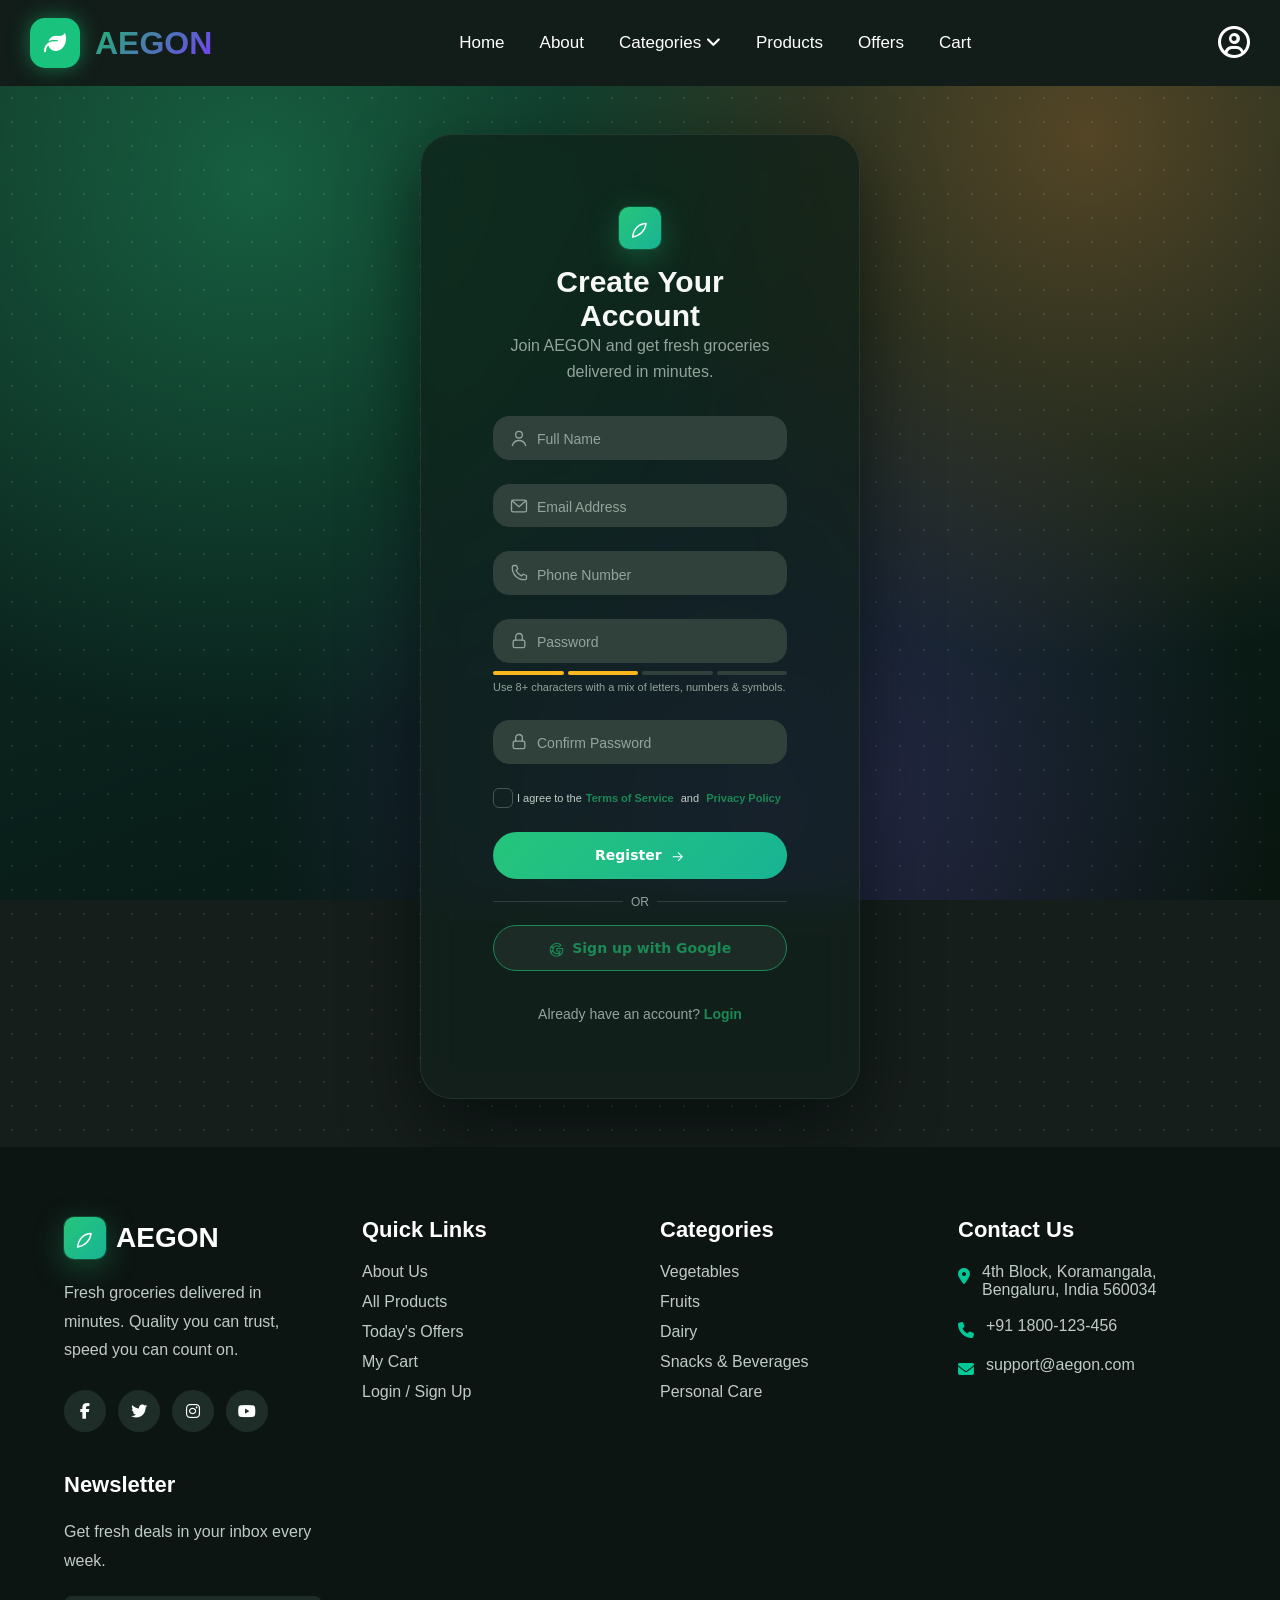
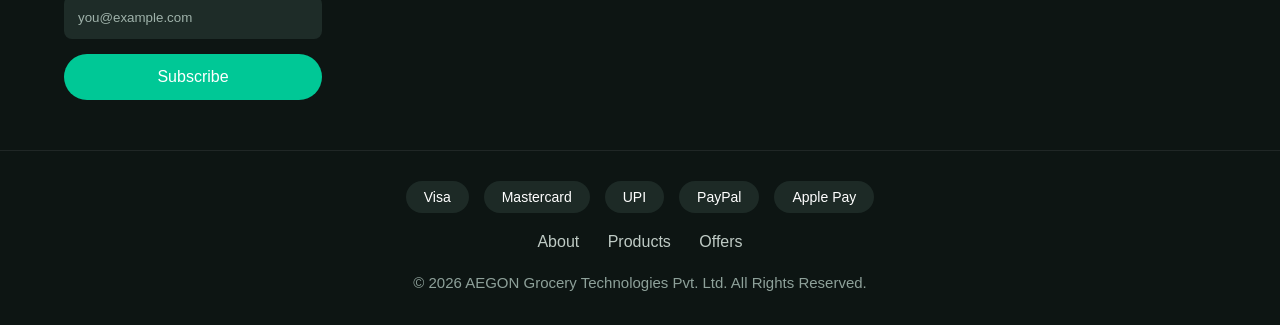
<file: html/signup.html>
<!DOCTYPE html>
<html lang="en">

<head>
    <meta charset="UTF-8">
    <meta name="viewport" content="width=device-width, initial-scale=1.0">
    <link rel="shortcut icon" href="../Assets/favicon.svg" type="image/x-icon">
     <title>Create Account | AEGON</title>
    <link rel="stylesheet" href="https://cdnjs.cloudflare.com/ajax/libs/font-awesome/6.7.2/css/all.min.css">
    <link rel="stylesheet" href="../css/style.css">
    <link rel="stylesheet" href="../css/signup.css">
</head>
<svg style="position:absolute; width:0; height:0; overflow:hidden;">
    <defs>
        <symbol id="icon-chevron-down" viewBox="0 0 24 24">
            <path d="M6 9l6 6 6-6" />
        </symbol>
        <symbol id="icon-google" viewBox="0 0 24 24">
            <path d="M21.6 12.2c0-.7-.1-1.4-.2-2H12v3.9h5.4a4.6 4.6 0 0 1-2 3v2.5h3.2c1.9-1.7 3-4.3 3-7.4Z"></path>
            <path
                d="M12 22c2.7 0 5-.9 6.6-2.4l-3.2-2.5c-.9.6-2 1-3.4 1a5.9 5.9 0 0 1-5.6-4.1H3.1v2.6A10 10 0 0 0 12 22Z">
            </path>
            <path d="M6.4 14a6 6 0 0 1 0-4v-2.6H3.1a10 10 0 0 0 0 9.2Z"></path>
            <path d="M12 6c1.5 0 2.8.5 3.8 1.5l2.8-2.8A10 10 0 0 0 3.1 7.4l3.3 2.6A5.9 5.9 0 0 1 12 6Z"></path>
        </symbol>
        <symbol id="icon-search" viewBox="0 0 24 24">
            <circle cx="11" cy="11" r="7" />
            <path d="M21 21l-4.3-4.3" />
        </symbol>
        <symbol id="icon-heart" viewBox="0 0 24 24">
            <path
                d="M12 20.5s-7.5-4.6-9.8-9.2C.6 7.8 2.4 4 6.2 4c2.1 0 3.6 1.2 4.5 2.6C11.5 5.2 13 4 15.1 4c3.8 0 5.6 3.8 4 7.3-2.3 4.6-9.8 9.2-9.8 9.2Z" />
        </symbol>
        <symbol id="icon-cart" viewBox="0 0 24 24">
            <circle cx="9" cy="21" r="1.4" />
            <circle cx="18" cy="21" r="1.4" />
            <path d="M2 3h2l2.6 12.6a2 2 0 0 0 2 1.6h8.8a2 2 0 0 0 2-1.6L21 8H6" />
        </symbol>
        <symbol id="icon-user" viewBox="0 0 24 24">
            <circle cx="12" cy="8" r="4" />
            <path d="M4 21c1.5-4.5 5-6 8-6s6.5 1.5 8 6" />
        </symbol>
        <symbol id="icon-star" viewBox="0 0 24 24">
            <path d="M12 2.5l2.9 6 6.6.8-4.8 4.6 1.2 6.6L12 17.6l-5.9 3 1.2-6.6-4.8-4.6 6.6-.8Z" />
        </symbol>
        <symbol id="icon-menu" viewBox="0 0 24 24">
            <path d="M3 6h18M3 12h18M3 18h18" />
        </symbol>
        <symbol id="icon-close" viewBox="0 0 24 24">
            <path d="M6 6l12 12M18 6L6 18" />
        </symbol>
        <symbol id="icon-check" viewBox="0 0 24 24">
            <path d="M5 13l4 4L19 7" />
        </symbol>
        <symbol id="icon-truck" viewBox="0 0 24 24">
            <path d="M2 7h11v9H2z" />
            <path d="M13 10h4l4 3v3h-8z" />
            <circle cx="7" cy="18" r="1.6" />
            <circle cx="17.5" cy="18" r="1.6" />
        </symbol>
        <symbol id="icon-shield" viewBox="0 0 24 24">
            <path d="M12 3l7 3v5c0 5-3 8.5-7 10-4-1.5-7-5-7-10V6Z" />
            <path d="M9 12l2 2 4-4" />
        </symbol>
        <symbol id="icon-tag" viewBox="0 0 24 24">
            <path d="M12 3h6a2 2 0 0 1 2 2v6l-9 9-8-8 9-9Z" />
            <circle cx="15" cy="7" r="1.4" />
        </symbol>
        <symbol id="icon-headset" viewBox="0 0 24 24">
            <path d="M4 13v-1a8 8 0 0 1 16 0v1" />
            <rect x="2.5" y="13" width="4" height="6" rx="1.5" />
            <rect x="17.5" y="13" width="4" height="6" rx="1.5" />
            <path d="M20 19a4 4 0 0 1-4 3h-2" />
        </symbol>
        <symbol id="icon-instagram" viewBox="0 0 24 24">
            <rect x="3" y="3" width="18" height="18" rx="5" />
            <circle cx="12" cy="12" r="4" />
            <circle cx="17.3" cy="6.7" r="1" />
        </symbol>
        <symbol id="icon-facebook" viewBox="0 0 24 24">
            <path d="M14 9h3V5h-3a4 4 0 0 0-4 4v2H7v4h3v6h4v-6h3l1-4h-4v-2c0-.6.4-1 1-1Z" />
        </symbol>
        <symbol id="icon-twitter" viewBox="0 0 24 24">
            <path
                d="M21 5.5c-.8.4-1.6.6-2.5.8a4.3 4.3 0 0 0-7.3 3.9A12.2 12.2 0 0 1 2.5 4.9a4.3 4.3 0 0 0 1.3 5.7c-.7 0-1.4-.2-2-.5v.1a4.3 4.3 0 0 0 3.4 4.2c-.6.2-1.3.2-2 .1a4.3 4.3 0 0 0 4 3A8.6 8.6 0 0 1 1 19.5 12.2 12.2 0 0 0 7.6 21.5c7.9 0 12.3-6.6 12.3-12.3v-.6c.8-.6 1.6-1.4 2.1-2.3Z" />
        </symbol>
        <symbol id="icon-youtube" viewBox="0 0 24 24">
            <rect x="2" y="5" width="20" height="14" rx="4" />
            <path d="M10 9l6 3-6 3Z" />
        </symbol>
        <symbol id="icon-apple" viewBox="0 0 24 24">
            <path
                d="M16.4 2.4c.1 1-.3 2-.9 2.7-.6.7-1.6 1.3-2.6 1.2-.1-1 .4-2 1-2.7.6-.7 1.6-1.2 2.5-1.2ZM19.8 17c-.5 1.1-.8 1.6-1.4 2.6-.9 1.4-2.2 3.1-3.7 3.1-1.4 0-1.7-.9-3.5-.9-1.8 0-2.2.9-3.5.9-1.5 0-2.7-1.5-3.6-2.9C2 16.9 1.5 12.6 3.3 10c1.1-1.6 2.7-2.6 4.2-2.6 1.5 0 2.4.9 3.6.9 1.2 0 1.9-.9 3.6-.9 1.3 0 2.7.7 3.7 1.9-3.3 1.8-2.7 6.4 1.4 7.7Z" />
        </symbol>
        <symbol id="icon-play" viewBox="0 0 24 24">
            <path d="M5 3.5v17l14-8.5Z" />
        </symbol>
        <symbol id="icon-arrow-right" viewBox="0 0 24 24">
            <path d="M5 12h14M13 6l6 6-6 6" />
        </symbol>
        <symbol id="icon-leaf" viewBox="0 0 24 24">
            <path d="M4 20c8-1 14-7 15-15C11 5 5 11 4 20Z" />
        </symbol>
        <symbol id="icon-clock" viewBox="0 0 24 24">
            <circle cx="12" cy="12" r="9" />
            <path d="M12 7v5l3.5 2" />
        </symbol>
        <symbol id="icon-percent" viewBox="0 0 24 24">
            <circle cx="7" cy="7" r="2.3" />
            <circle cx="17" cy="17" r="2.3" />
            <path d="M18 6L6 18" />
        </symbol>
        <symbol id="icon-basket" viewBox="0 0 24 24">
            <path d="M4 9h16l-1.6 10.2a2 2 0 0 1-2 1.8H7.6a2 2 0 0 1-2-1.8Z" />
            <path d="M8 9V7a4 4 0 0 1 8 0v2" />
        </symbol>
        <symbol id="icon-carrot" viewBox="0 0 24 24">
            <path d="M9 21c6-1 11-6 12-12-4 .5-7 2-9 5-2-1-4-1-6 1 1 2 1 4 3 6Z" />
            <path d="M15 3l2 2M18 4l2 2M13 5l1.5 1.5" />
        </symbol>
        <symbol id="icon-milk" viewBox="0 0 24 24">
            <path d="M9 3h6v3l2 3v10a2 2 0 0 1-2 2H9a2 2 0 0 1-2-2V9l2-3Z" />
            <path d="M7.5 13h9" />
        </symbol>
        <symbol id="icon-bread" viewBox="0 0 24 24">
            <path d="M4 12c0-4 3-8 8-8s8 4 8 8-2 4-8 4-8 0-8-4Z" />
            <path d="M9 9v6M12 8v7M15 9v6" />
        </symbol>
        <symbol id="icon-chips" viewBox="0 0 24 24">
            <path d="M6 3h12l1.5 15a2 2 0 0 1-2 2.2H6.5a2 2 0 0 1-2-2.2Z" />
            <path d="M9 3v4M15 3v4" />
        </symbol>
        <symbol id="icon-bottle" viewBox="0 0 24 24">
            <path d="M10 2h4v3l1.5 2.5V20a2 2 0 0 1-2 2h-3a2 2 0 0 1-2-2V7.5L10 5Z" />
        </symbol>
        <symbol id="icon-soap" viewBox="0 0 24 24">
            <rect x="6" y="8" width="12" height="13" rx="3" />
            <path d="M9 8V6a3 3 0 0 1 6 0v2" />
        </symbol>
        <symbol id="icon-home" viewBox="0 0 24 24">
            <path d="M4 11l8-7 8 7" />
            <path d="M6 10v9a1 1 0 0 0 1 1h10a1 1 0 0 0 1-1v-9" />
        </symbol>
        <symbol id="icon-fish" viewBox="0 0 24 24">
            <path d="M3 12c4-5 12-6 18-2-6 4-14 3-18-2Z" />
        </symbol>
        <symbol id="icon-mail" viewBox="0 0 24 24">
            <rect x="3" y="5" width="18" height="14" rx="2" />
            <path d="M4 6l8 7 8-7" />
        </symbol>
        <symbol id="icon-lock" viewBox="0 0 24 24">
            <rect x="5" y="11" width="14" height="9" rx="2"></rect>
            <path d="M8 11V7a4 4 0 0 1 8 0v4"></path>
        </symbol>
        <symbol id="icon-phone" viewBox="0 0 24 24">
            <path
                d="M6 3h3l1.5 4-2 2a13 13 0 0 0 6.5 6.5l2-2 4 1.5v3a2 2 0 0 1-2.2 2C10.6 20.5 3.5 13.4 4 5.2A2 2 0 0 1 6 3Z" />
        </symbol>
        <symbol id="icon-eye" viewBox="0 0 24 24">
            <path d="M2 12s4-7 10-7 10 7 10 7-4 7-10 7-10-7-10-7Z"></path>
            <circle cx="12" cy="12" r="3"></circle>
        </symbol>
    </defs>
</svg>

<body>

    <header>
        <div class="container">
            <a href="index.html" class="logo">
                <div class="logo-box">
                    <i class="fa-solid fa-leaf"></i>
                </div>
                <h1>AEGON</h1>
            </a>
            <input type="checkbox" id="menu">
            <label for="menu" class="menu-btn">
                <i class="fa-solid fa-bars"></i>
            </label>
            <nav>
                <ul>
                    <li><a href="index.html">Home</a></li>
                    <li><a href="about.html">About</a></li>
                    <li class="dropdown">
                        <a href="product.html">
                            Categories
                            <i class="fa-solid fa-angle-down"></i>
                        </a>
                        <div class="mega-menu">
                            <div class="column">
                                <h3>Fresh Produce</h3>
                                <a href="product.html#vegetables">Vegetables</a>
                                <a href="product.html#fruits">Fruits</a>
                                <a href="product.html#groceries">Groceries</a>
                            </div>
                            <div class="column">
                                <h3>Dairy & Bakery</h3>
                                <a href="product.html#dairy">Dairy</a>
                                <a href="product.html#bakery">Bakery</a>
                                <a href="product.html#frozen-foods">Frozen Foods</a>
                            </div>
                            <div class="column">
                                <h3>Snacks & More</h3>
                                <a href="product.html#snacks">Snacks</a>
                                <a href="product.html#beverages">Beverages</a>
                                <a href="product.html#personal-care">Personal Care</a>
                                <a href="product.html#household">Household</a>
                            </div>
                        </div>
                    </li>
                    <li><a href="product.html">Products</a></li>
                    <li><a href="offer.html">Offers</a></li>
                    <li><a href="cart.html">Cart
                            <span class="badge badge--gradient" style="padding:0.1em 0.55em; font-size:10px; margin-left:4px; vertical-align:2px;"><span data-cart-count>0</span></span>
                        </a></li>
                </ul>
            </nav>

            <div class="profile">
                <i class="fa-regular fa-circle-user"></i>
                <div class="profile-menu" data-account-panel>
                    <a href="login.html">Login</a>
                    <a href="signup.html">Sign Up</a>
                </div>
            </div>
        </div>
    </header>

    <main id="main">
        <div class="auth-page">
            <div class="auth-card glass">
                <div class="text-center" style="margin-bottom: 32px;">
                    <span class="navbar__brand-mark" aria-hidden="true" style="margin-inline:auto;">
                        <svg class="icon" width="22" height="22" style="color:var(--color-white);">
                            <use href="#icon-leaf"></use>
                        </svg>
                    </span>
                    <h1 style="margin-top:1rem; font-size:1.875rem;">Create Your Account</h1>
                    <p class="text-muted">Join AEGON and get fresh groceries delivered in minutes.</p>
                </div>

                <form action="#" method="post" novalidate="" id="signup-form">
                    <p id="signup-error" role="alert"
                        style="display:none; margin-bottom:1.5rem; padding:0.5rem 1rem; border-radius:10px; background:hsl(4, 86%, 95%); color:hsl(4, 86%, 58%); font-size:0.875rem;">
                    </p>
                    <div class="form-field" style="margin-bottom:1.5rem;">
                        <input type="text" id="signup-name" class="form-field__input" placeholder=" " required="">
                        <label for="signup-name" class="form-field__label">Full Name</label>
                        <svg class="icon form-field__icon" aria-hidden="true">
                            <use href="#icon-user"></use>
                        </svg>
                    </div>

                    <div class="form-field" style="margin-bottom:1.5rem;">
                        <input type="email" id="signup-email" class="form-field__input" placeholder=" " required="">
                        <label for="signup-email" class="form-field__label">Email Address</label>
                        <svg class="icon form-field__icon" aria-hidden="true">
                            <use href="#icon-mail"></use>
                        </svg>
                    </div>

                    <div class="form-field" style="margin-bottom:1.5rem;">
                        <input type="tel" id="signup-phone" class="form-field__input" placeholder=" " required="">
                        <label for="signup-phone" class="form-field__label">Phone Number</label>
                        <svg class="icon form-field__icon" aria-hidden="true">
                            <use href="#icon-phone"></use>
                        </svg>
                    </div>

                    <div class="form-field" style="margin-bottom:0.5rem;">
                        <input type="password" id="signup-password" class="form-field__input" placeholder=" "
                            required="">
                        <label for="signup-password" class="form-field__label">Password</label>
                        <svg class="icon form-field__icon" aria-hidden="true">
                            <use href="#icon-lock"></use>
                        </svg>
                    </div>
                    <div class="strength-meter strength-meter--medium" aria-hidden="true">
                        <span></span><span></span><span></span><span></span>
                    </div>
                    <p class="form-field__hint" style="margin-bottom:1.5rem;">Use 8+ characters with a mix of letters,
                        numbers &amp; symbols.</p>

                    <div class="form-field" style="margin-bottom:1.5rem;">
                        <input type="password" id="signup-confirm" class="form-field__input" placeholder=" "
                            required="">
                        <label for="signup-confirm" class="form-field__label">Confirm Password</label>
                        <svg class="icon form-field__icon" aria-hidden="true">
                            <use href="#icon-lock"></use>
                        </svg>
                    </div>

                    <label class="checkbox-field" style="margin-bottom:1.5rem;">
                        <input type="checkbox" id="signup-terms" required="">
                        I agree to the <a href="#" style="color:hsl(152, 68%, 32%); font-weight:600;">Terms of
                            Service</a>&nbsp;and&nbsp;<a href="#"
                            style="color:hsl(152, 68%, 32%); font-weight:600;">Privacy Policy</a>
                    </label>

                    <button type="submit" class="btn btn--primary btn--lg btn--block">
                        Register
                        <svg class="icon" width="18" height="18" aria-hidden="true">
                            <use href="#icon-arrow-right"></use>
                        </svg>
                    </button>

                    <div class="flex-center" style="margin-block:1rem; gap:8px; color:#93a49c; font-size:0.75rem;">
                        <span style="flex:1; height:1px; background:hsl(160, 15%, 22%);"></span>
                        OR
                        <span style="flex:1; height:1px; background:hsl(160, 15%, 22%);"></span>
                    </div>

                    <div class="social-login">
                        <button type="button" class="btn btn--secondary btn--block">
                            <svg class="icon" width="18" height="18" aria-hidden="true">
                                <use href="#icon-google"></use>
                            </svg>
                            Sign up with Google
                        </button>
                    </div>
                </form>

                <p class="text-center text-muted" style="margin-top:2rem; font-size:0.875rem;">
                    Already have an account?
                    <a href="login.html" style="font-weight:700; color:hsl(152, 68%, 32%);">Login</a>
                </p>
            </div>
        </div>
    </main>

    <footer class="footer">
        <div class="container2 footer-grid">

            <!-- Logo -->

            <div class="footer-col">

                <div class="footer-logo">
                    <span class="navbar__brand-mark" aria-hidden="true">
                        <svg class="icon" width="20" height="20">
                            <use href="#icon-leaf"></use>
                        </svg>
                    </span>
                    <h2>AEGON</h2>
                </div>

                <p>
                    Fresh groceries delivered in minutes.
                    Quality you can trust, speed you can count on.
                </p>

                <div class="social-links">

                    <a href="#"><i class="fab fa-facebook-f"></i></a>

                    <a href="#"><i class="fab fa-twitter"></i></a>

                    <a href="#"><i class="fab fa-instagram"></i></a>

                    <a href="#"><i class="fab fa-youtube"></i></a>

                </div>

            </div>

            <!-- Quick Links -->

            <div class="footer-col">

                <h3>Quick Links</h3>

                <ul>

                    <li><a href="about.html">About Us</a></li>

                    <li><a href="products.html">All Products</a></li>

                    <li><a href="offer.html">Today's Offers</a></li>

                    <li><a href="cart.html">My Cart</a></li>

                    <li><a href="login.html">Login / Sign Up</a></li>

                </ul>

            </div>

            <!-- Categories -->

            <div class="footer-col">

                <h3>Categories</h3>

                <ul>

                    <li><a href="#">Vegetables</a></li>

                    <li><a href="#">Fruits</a></li>

                    <li><a href="#">Dairy</a></li>

                    <li><a href="#">Snacks & Beverages</a></li>

                    <li><a href="#">Personal Care</a></li>

                </ul>

            </div>

            <!-- Contact -->

            <div class="footer-col">

                <h3>Contact Us</h3>

                <div class="contact-item">

                    <i class="fa-solid fa-location-dot"></i>

                    <span>
                        4th Block, Koramangala,
                        Bengaluru, India 560034
                    </span>

                </div>

                <div class="contact-item">

                    <i class="fa-solid fa-phone"></i>

                    <a href="tel:+911800123456">
                        +91 1800-123-456
                    </a>

                </div>

                <div class="contact-item">

                    <i class="fa-solid fa-envelope"></i>

                    <a href="mailto:support@aegon.com">
                        support@aegon.com
                    </a>

                </div>

            </div>

            <!-- Newsletter -->

            <div class="footer-col">

                <h3>Newsletter</h3>

                <p>Get fresh deals in your inbox every week.</p>

                <form class="newsletter">

                    <input type="email" placeholder="you@example.com" required>

                    <button type="submit">
                        Subscribe
                    </button>

                </form>

            </div>

        </div>

        <hr>

        <div class="container2 footer-bottom">

            <div class="payments">

                <span>Visa</span>

                <span>Mastercard</span>

                <span>UPI</span>

                <span>PayPal</span>

                <span>Apple Pay</span>

            </div>

            <div class="footer-menu">

                <a href="about.html">About</a>

                <a href="products.html">Products</a>

                <a href="offer.html">Offers</a>

            </div>

            <p>
                © 2026 AEGON Grocery Technologies Pvt. Ltd.
                All Rights Reserved.
            </p>

        </div>

    </footer>
  <script src="../js/storage.js"></script>
  <script src="../js/nav.js"></script>
  <script src="../js/app.js"></script>
</body>

</html>
</file>
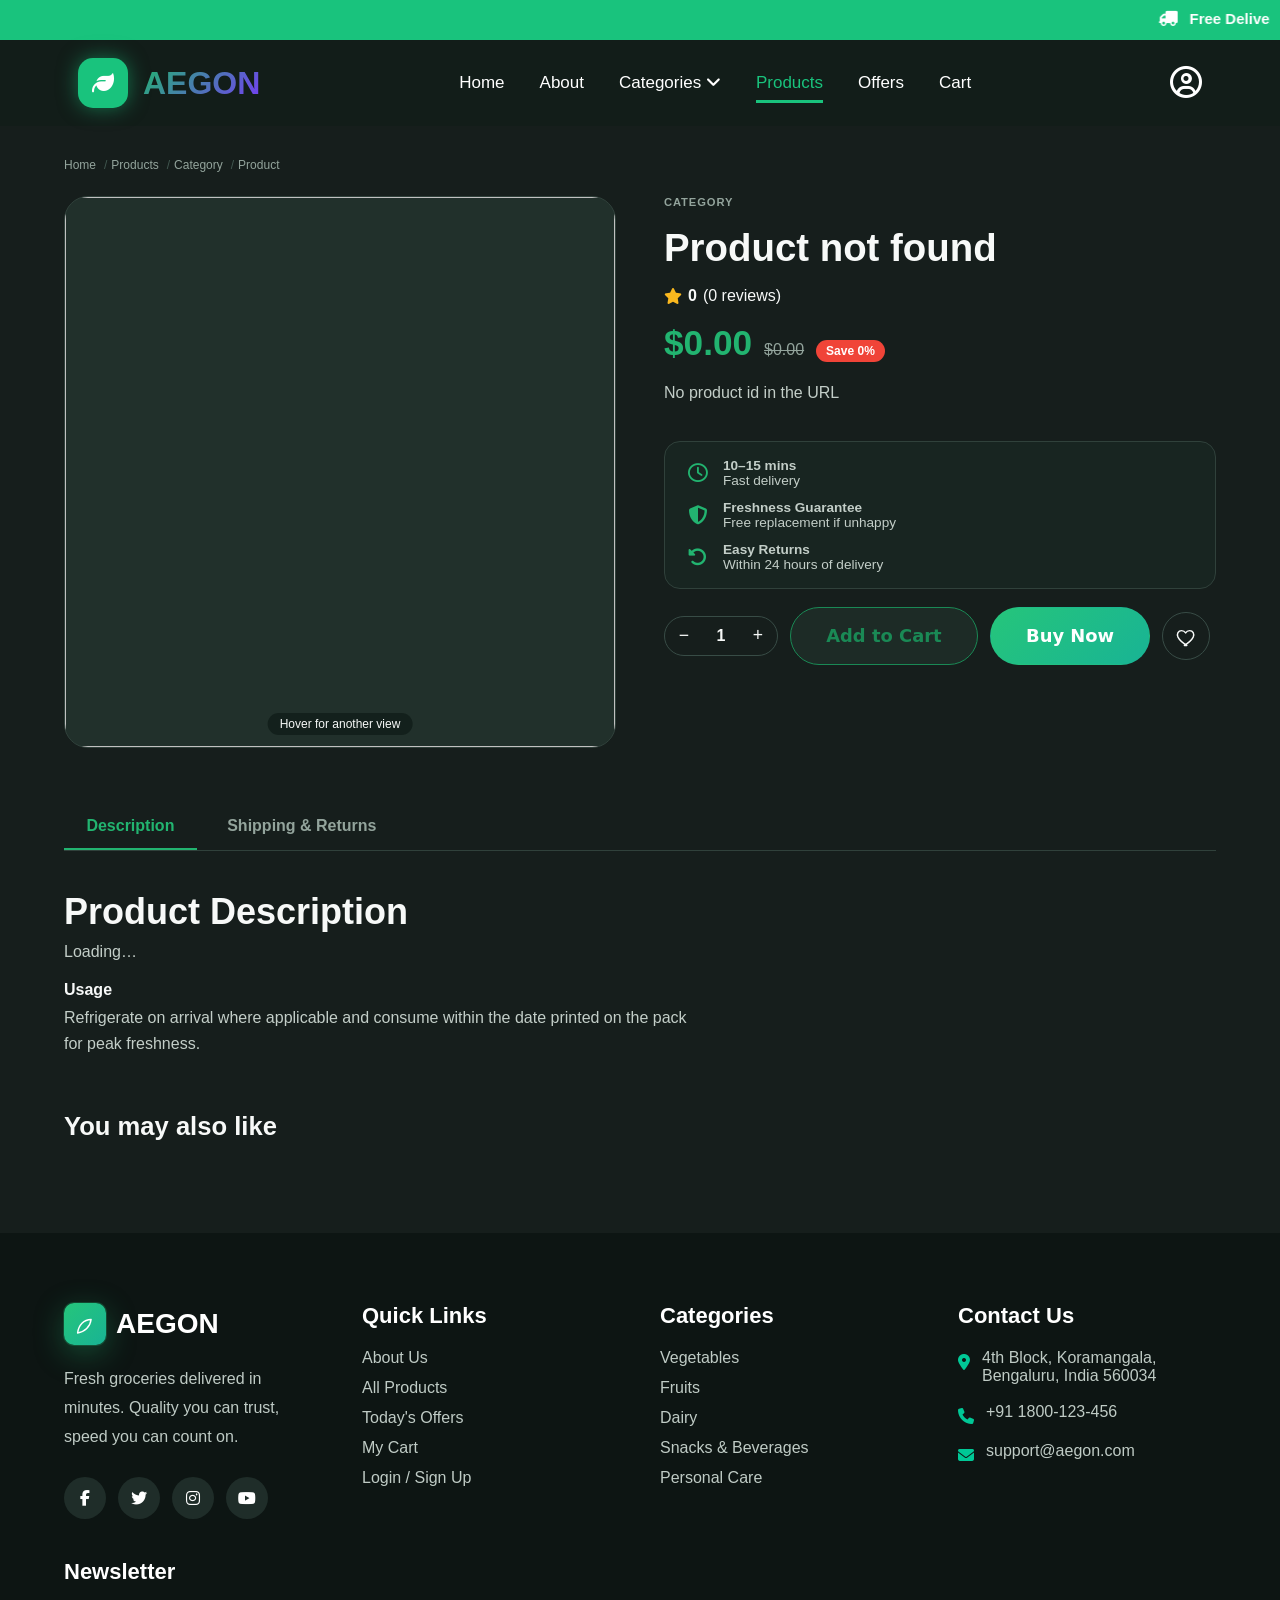
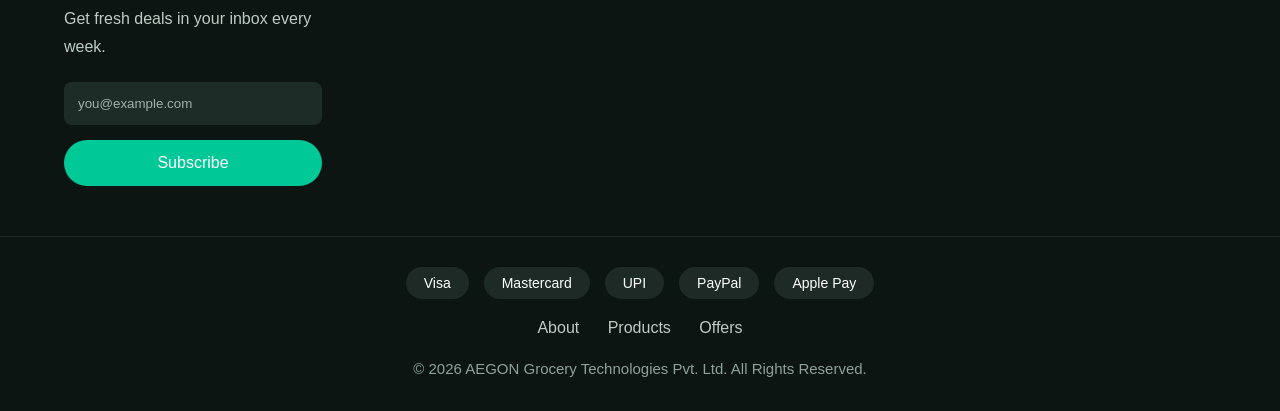
<file: html/singlepage.html>
<!DOCTYPE html>
<html lang="en">

<head>
    <meta charset="UTF-8">
    <meta name="viewport" content="width=device-width, initial-scale=1.0">
    <link rel="shortcut icon" href="../Assets/favicon.svg" type="image/x-icon">
    <title>Product | AEGON</title>
    <link rel="stylesheet" href="https://cdnjs.cloudflare.com/ajax/libs/font-awesome/6.7.2/css/all.min.css">
    <link rel="stylesheet" href="../css/style.css">
    <link rel="stylesheet" href="../css/cart.css">
    <link rel="stylesheet" href="../css/singlepage.css">
</head>
<svg style="position:absolute; width:0; height:0; overflow:hidden;">
    <defs>
        <symbol id="icon-refresh" viewBox="0 0 24 24"><path d="M20 12a8 8 0 1 1-2.3-5.7M20 4v5h-5"/></symbol>
        <symbol id="icon-trash" viewBox="0 0 24 24"><path d="M4 7h16M10 11v6M14 11v6M6 7l1 13h10l1-13M9 7V4h6v3"/></symbol>
        <symbol id="icon-basket-empty" viewBox="0 0 24 24">
            <path d="M4 9h16l-1.6 10.2a2 2 0 0 1-2 1.8H7.6a2 2 0 0 1-2-1.8Z" />
            <path d="M8 9V7a4 4 0 0 1 8 0v2" />
            <path d="M9 13l6 4M15 13l-6 4" />
        </symbol>
        <symbol id="icon-chevron-down" viewBox="0 0 24 24">
            <path d="M6 9l6 6 6-6" />
        </symbol>
        <symbol id="icon-google" viewBox="0 0 24 24">
            <path d="M21.6 12.2c0-.7-.1-1.4-.2-2H12v3.9h5.4a4.6 4.6 0 0 1-2 3v2.5h3.2c1.9-1.7 3-4.3 3-7.4Z"></path>
            <path
                d="M12 22c2.7 0 5-.9 6.6-2.4l-3.2-2.5c-.9.6-2 1-3.4 1a5.9 5.9 0 0 1-5.6-4.1H3.1v2.6A10 10 0 0 0 12 22Z">
            </path>
            <path d="M6.4 14a6 6 0 0 1 0-4v-2.6H3.1a10 10 0 0 0 0 9.2Z"></path>
            <path d="M12 6c1.5 0 2.8.5 3.8 1.5l2.8-2.8A10 10 0 0 0 3.1 7.4l3.3 2.6A5.9 5.9 0 0 1 12 6Z"></path>
        </symbol>
        <symbol id="icon-search" viewBox="0 0 24 24">
            <circle cx="11" cy="11" r="7" />
            <path d="M21 21l-4.3-4.3" />
        </symbol>
        <symbol id="icon-heart" viewBox="0 0 24 24">
            <path
                d="M12 20.5s-7.5-4.6-9.8-9.2C.6 7.8 2.4 4 6.2 4c2.1 0 3.6 1.2 4.5 2.6C11.5 5.2 13 4 15.1 4c3.8 0 5.6 3.8 4 7.3-2.3 4.6-9.8 9.2-9.8 9.2Z" />
        </symbol>
        <symbol id="icon-cart" viewBox="0 0 24 24">
            <circle cx="9" cy="21" r="1.4" />
            <circle cx="18" cy="21" r="1.4" />
            <path d="M2 3h2l2.6 12.6a2 2 0 0 0 2 1.6h8.8a2 2 0 0 0 2-1.6L21 8H6" />
        </symbol>
        <symbol id="icon-user" viewBox="0 0 24 24">
            <circle cx="12" cy="8" r="4" />
            <path d="M4 21c1.5-4.5 5-6 8-6s6.5 1.5 8 6" />
        </symbol>
        <symbol id="icon-star" viewBox="0 0 24 24">
            <path d="M12 2.5l2.9 6 6.6.8-4.8 4.6 1.2 6.6L12 17.6l-5.9 3 1.2-6.6-4.8-4.6 6.6-.8Z" />
        </symbol>
        <symbol id="icon-menu" viewBox="0 0 24 24">
            <path d="M3 6h18M3 12h18M3 18h18" />
        </symbol>
        <symbol id="icon-close" viewBox="0 0 24 24">
            <path d="M6 6l12 12M18 6L6 18" />
        </symbol>
        <symbol id="icon-check" viewBox="0 0 24 24">
            <path d="M5 13l4 4L19 7" />
        </symbol>
        <symbol id="icon-truck" viewBox="0 0 24 24">
            <path d="M2 7h11v9H2z" />
            <path d="M13 10h4l4 3v3h-8z" />
            <circle cx="7" cy="18" r="1.6" />
            <circle cx="17.5" cy="18" r="1.6" />
        </symbol>
        <symbol id="icon-shield" viewBox="0 0 24 24">
            <path d="M12 3l7 3v5c0 5-3 8.5-7 10-4-1.5-7-5-7-10V6Z" />
            <path d="M9 12l2 2 4-4" />
        </symbol>
        <symbol id="icon-tag" viewBox="0 0 24 24">
            <path d="M12 3h6a2 2 0 0 1 2 2v6l-9 9-8-8 9-9Z" />
            <circle cx="15" cy="7" r="1.4" />
        </symbol>
        <symbol id="icon-headset" viewBox="0 0 24 24">
            <path d="M4 13v-1a8 8 0 0 1 16 0v1" />
            <rect x="2.5" y="13" width="4" height="6" rx="1.5" />
            <rect x="17.5" y="13" width="4" height="6" rx="1.5" />
            <path d="M20 19a4 4 0 0 1-4 3h-2" />
        </symbol>
        <symbol id="icon-instagram" viewBox="0 0 24 24">
            <rect x="3" y="3" width="18" height="18" rx="5" />
            <circle cx="12" cy="12" r="4" />
            <circle cx="17.3" cy="6.7" r="1" />
        </symbol>
        <symbol id="icon-facebook" viewBox="0 0 24 24">
            <path d="M14 9h3V5h-3a4 4 0 0 0-4 4v2H7v4h3v6h4v-6h3l1-4h-4v-2c0-.6.4-1 1-1Z" />
        </symbol>
        <symbol id="icon-twitter" viewBox="0 0 24 24">
            <path
                d="M21 5.5c-.8.4-1.6.6-2.5.8a4.3 4.3 0 0 0-7.3 3.9A12.2 12.2 0 0 1 2.5 4.9a4.3 4.3 0 0 0 1.3 5.7c-.7 0-1.4-.2-2-.5v.1a4.3 4.3 0 0 0 3.4 4.2c-.6.2-1.3.2-2 .1a4.3 4.3 0 0 0 4 3A8.6 8.6 0 0 1 1 19.5 12.2 12.2 0 0 0 7.6 21.5c7.9 0 12.3-6.6 12.3-12.3v-.6c.8-.6 1.6-1.4 2.1-2.3Z" />
        </symbol>
        <symbol id="icon-youtube" viewBox="0 0 24 24">
            <rect x="2" y="5" width="20" height="14" rx="4" />
            <path d="M10 9l6 3-6 3Z" />
        </symbol>
        <symbol id="icon-apple" viewBox="0 0 24 24">
            <path
                d="M16.4 2.4c.1 1-.3 2-.9 2.7-.6.7-1.6 1.3-2.6 1.2-.1-1 .4-2 1-2.7.6-.7 1.6-1.2 2.5-1.2ZM19.8 17c-.5 1.1-.8 1.6-1.4 2.6-.9 1.4-2.2 3.1-3.7 3.1-1.4 0-1.7-.9-3.5-.9-1.8 0-2.2.9-3.5.9-1.5 0-2.7-1.5-3.6-2.9C2 16.9 1.5 12.6 3.3 10c1.1-1.6 2.7-2.6 4.2-2.6 1.5 0 2.4.9 3.6.9 1.2 0 1.9-.9 3.6-.9 1.3 0 2.7.7 3.7 1.9-3.3 1.8-2.7 6.4 1.4 7.7Z" />
        </symbol>
        <symbol id="icon-play" viewBox="0 0 24 24">
            <path d="M5 3.5v17l14-8.5Z" />
        </symbol>
        <symbol id="icon-arrow-right" viewBox="0 0 24 24">
            <path d="M5 12h14M13 6l6 6-6 6" />
        </symbol>
        <symbol id="icon-leaf" viewBox="0 0 24 24">
            <path d="M4 20c8-1 14-7 15-15C11 5 5 11 4 20Z" />
        </symbol>
        <symbol id="icon-clock" viewBox="0 0 24 24">
            <circle cx="12" cy="12" r="9" />
            <path d="M12 7v5l3.5 2" />
        </symbol>
        <symbol id="icon-percent" viewBox="0 0 24 24">
            <circle cx="7" cy="7" r="2.3" />
            <circle cx="17" cy="17" r="2.3" />
            <path d="M18 6L6 18" />
        </symbol>
        <symbol id="icon-basket" viewBox="0 0 24 24">
            <path d="M4 9h16l-1.6 10.2a2 2 0 0 1-2 1.8H7.6a2 2 0 0 1-2-1.8Z" />
            <path d="M8 9V7a4 4 0 0 1 8 0v2" />
        </symbol>
        <symbol id="icon-carrot" viewBox="0 0 24 24">
            <path d="M9 21c6-1 11-6 12-12-4 .5-7 2-9 5-2-1-4-1-6 1 1 2 1 4 3 6Z" />
            <path d="M15 3l2 2M18 4l2 2M13 5l1.5 1.5" />
        </symbol>
        <symbol id="icon-milk" viewBox="0 0 24 24">
            <path d="M9 3h6v3l2 3v10a2 2 0 0 1-2 2H9a2 2 0 0 1-2-2V9l2-3Z" />
            <path d="M7.5 13h9" />
        </symbol>
        <symbol id="icon-bread" viewBox="0 0 24 24">
            <path d="M4 12c0-4 3-8 8-8s8 4 8 8-2 4-8 4-8 0-8-4Z" />
            <path d="M9 9v6M12 8v7M15 9v6" />
        </symbol>
        <symbol id="icon-chips" viewBox="0 0 24 24">
            <path d="M6 3h12l1.5 15a2 2 0 0 1-2 2.2H6.5a2 2 0 0 1-2-2.2Z" />
            <path d="M9 3v4M15 3v4" />
        </symbol>
        <symbol id="icon-bottle" viewBox="0 0 24 24">
            <path d="M10 2h4v3l1.5 2.5V20a2 2 0 0 1-2 2h-3a2 2 0 0 1-2-2V7.5L10 5Z" />
        </symbol>
        <symbol id="icon-soap" viewBox="0 0 24 24">
            <rect x="6" y="8" width="12" height="13" rx="3" />
            <path d="M9 8V6a3 3 0 0 1 6 0v2" />
        </symbol>
        <symbol id="icon-home" viewBox="0 0 24 24">
            <path d="M4 11l8-7 8 7" />
            <path d="M6 10v9a1 1 0 0 0 1 1h10a1 1 0 0 0 1-1v-9" />
        </symbol>
        <symbol id="icon-fish" viewBox="0 0 24 24">
            <path d="M3 12c4-5 12-6 18-2-6 4-14 3-18-2Z" />
        </symbol>
        <symbol id="icon-mail" viewBox="0 0 24 24">
            <rect x="3" y="5" width="18" height="14" rx="2" />
            <path d="M4 6l8 7 8-7" />
        </symbol>
        <symbol id="icon-lock" viewBox="0 0 24 24">
            <rect x="5" y="11" width="14" height="9" rx="2"></rect>
            <path d="M8 11V7a4 4 0 0 1 8 0v4"></path>
        </symbol>
        <symbol id="icon-phone" viewBox="0 0 24 24">
            <path
                d="M6 3h3l1.5 4-2 2a13 13 0 0 0 6.5 6.5l2-2 4 1.5v3a2 2 0 0 1-2.2 2C10.6 20.5 3.5 13.4 4 5.2A2 2 0 0 1 6 3Z" />
        </symbol>
        <symbol id="icon-eye" viewBox="0 0 24 24">
            <path d="M2 12s4-7 10-7 10 7 10 7-4 7-10 7-10-7-10-7Z"></path>
            <circle cx="12" cy="12" r="3"></circle>
        </symbol>
    </defs>
</svg>

<body>
    <div class="announcement">
        <marquee>
            <i class="fa-solid fa-truck fa-flip-horizontal"></i>
            <strong>Free Delivery</strong>
            on your first order —
            use code
            <strong>WELCOME50</strong>
            for 50% OFF!
        </marquee>
    </div>

    <header>
        <div class="container">
            <a href="index.html" class="logo">
                <div class="logo-box">
                    <i class="fa-solid fa-leaf"></i>
                </div>
                <h1>AEGON</h1>
            </a>
            <input type="checkbox" id="menu">
            <label for="menu" class="menu-btn">
                <i class="fa-solid fa-bars"></i>
            </label>
            <nav>
                <ul>
                    <li><a href="index.html">Home</a></li>
                    <li><a href="about.html">About</a></li>
                    <li class="dropdown">
                        <a href="product.html">
                            Categories
                            <i class="fa-solid fa-angle-down"></i>
                        </a>
                        <div class="mega-menu">
                            <div class="column">
                                <h3>Fresh Produce</h3>
                                <a href="product.html#vegetables">Vegetables</a>
                                <a href="product.html#fruits">Fruits</a>
                                <a href="product.html#groceries">Groceries</a>
                            </div>
                            <div class="column">
                                <h3>Dairy & Bakery</h3>
                                <a href="product.html#dairy">Dairy</a>
                                <a href="product.html#bakery">Bakery</a>
                                <a href="product.html#frozen-foods">Frozen Foods</a>
                            </div>
                            <div class="column">
                                <h3>Snacks & More</h3>
                                <a href="product.html#snacks">Snacks</a>
                                <a href="product.html#beverages">Beverages</a>
                                <a href="product.html#personal-care">Personal Care</a>
                                <a href="product.html#household">Household</a>
                            </div>
                        </div>
                    </li>
                    <li><a class="active" href="product.html">Products</a></li>
                    <li><a href="offer.html">Offers</a></li>
                    <li><a href="cart.html">Cart
                            <span class="badge badge--gradient" style="padding:0.1em 0.55em; font-size:10px; margin-left:4px; vertical-align:2px;"><span data-cart-count>0</span></span>
                        </a></li>
                </ul>
            </nav>

            <div class="profile">
                <i class="fa-regular fa-circle-user"></i>
                <div class="profile-menu" data-account-panel>
                    <a href="login.html">Login</a>
                    <a href="signup.html">Sign Up</a>
                </div>
            </div>
        </div>
    </header>

    <main id="main">
        <div class="section" style="padding-block: 2rem 4.5rem;">
            <div class="container2">

                <ul class="breadcrumb" style="margin-bottom:1.5rem;">
                    <li><a href="index.html">Home</a></li>
                    <li><a href="product.html">Products</a></li>
                    <li><a href="product.html" id="pdp-category-link">Category</a></li>
                    <li aria-current="page" id="pdp-breadcrumb-name">Product</li>
                </ul>

                <div class="pdp-grid">
                    <!-- Gallery: hover swaps to the alternate photo -->
                    <div class="pdp-gallery" id="pdp-gallery">
                        <img id="pdp-photo-front" class="pdp-gallery__img" alt="">
                        <img id="pdp-photo-back" class="pdp-gallery__img pdp-gallery__img--back" alt="">
                        <span class="pdp-gallery__hint">Hover for another view</span>
                    </div>

                    <div class="pdp-info">
                        <span class="product-card__category" id="pdp-category">Category</span>
                        <h1 id="pdp-title">Loading&hellip;</h1>

                        <div class="pdp-rating">
                            <i class="fa-solid fa-star"></i>
                            <strong id="pdp-rating">0</strong>
                            <span id="pdp-reviews">(0 reviews)</span>
                        </div>

                        <div class="pdp-price-row">
                            <span class="pdp-price" id="pdp-price">$0.00</span>
                            <span class="pdp-price-old" id="pdp-old-price">$0.00</span>
                            <span class="pdp-save" id="pdp-badge">Save 0%</span>
                        </div>

                        <p id="pdp-description">Loading product details&hellip;</p>

                        <ul class="pdp-feature-list" id="pdp-features"></ul>

                        <div class="pdp-delivery-info">
                            <div><i class="fa-regular fa-clock"></i><span><strong id="pdp-delivery">10&ndash;15 mins</strong>Fast delivery</span></div>
                            <div><i class="fa-solid fa-shield-halved"></i><span><strong>Freshness Guarantee</strong>Free replacement if unhappy</span></div>
                            <div><i class="fa-solid fa-rotate-left"></i><span><strong>Easy Returns</strong>Within 24 hours of delivery</span></div>
                        </div>

                        <div class="pdp-actions">
                            <div class="qty-stepper" role="group" aria-label="Quantity">
                                <button type="button" class="qty-stepper__btn" id="pdp-qty-dec" aria-label="Decrease quantity">&minus;</button>
                                <span class="qty-stepper__value" id="pdp-qty-value">1</span>
                                <button type="button" class="qty-stepper__btn" id="pdp-qty-inc" aria-label="Increase quantity">+</button>
                            </div>
                            <button type="button" class="btn btn--secondary btn--lg" id="pdp-add-cart">Add to Cart</button>
                            <button type="button" class="btn btn--primary btn--lg" id="pdp-buy-now">Buy Now</button>
                            <label class="pdp-wish" aria-label="Add to wishlist">
                                <input type="checkbox" id="pdp-wishlist-toggle">
                                <svg class="icon" width="22" height="22" aria-hidden="true"><use href="#icon-heart"></use></svg>
                            </label>
                        </div>
                    </div>
                </div>

                <!-- Description / Shipping tabs (pure CSS radio tabs) -->
                <div class="pdp-tabs">
                    <input type="radio" name="pdp-tab" id="tab-desc" checked>
                    <input type="radio" name="pdp-tab" id="tab-shipping">
                    <div class="pdp-tabs__nav">
                        <label for="tab-desc">Description</label>
                        <label for="tab-shipping">Shipping &amp; Returns</label>
                    </div>
                    <div class="pdp-tabs__panel pdp-tabs__panel--desc">
                        <h3>Product Description</h3>
                        <p id="pdp-long-description">Loading&hellip;</p>
                        <h4>Usage</h4>
                        <p>Refrigerate on arrival where applicable and consume within the date printed on the pack for peak freshness.</p>
                    </div>
                    <div class="pdp-tabs__panel pdp-tabs__panel--shipping">
                        <h3>Shipping Information</h3>
                        <p>Delivered in as fast as 10&ndash;15 minutes via our dark-store network. Delivery is free on every order.</p>
                        <h4>Return Policy</h4>
                        <p>Not satisfied with freshness or quality? Request a replacement or refund within 24 hours of delivery.</p>
                    </div>
                </div>

                <!-- Related products (filled by js/product-detail.js) -->
                <h2 class="pdp-related-title">You may also like</h2>
                <div class="pdp-related" id="pdp-related"></div>
            </div>
        </div>
    </main>

    <footer class="footer">
        <div class="container2 footer-grid">

            <!-- Logo -->

            <div class="footer-col">

                <div class="footer-logo">
                    <span class="navbar__brand-mark" aria-hidden="true">
                        <svg class="icon" width="20" height="20">
                            <use href="#icon-leaf"></use>
                        </svg>
                    </span>
                    <h2>AEGON</h2>
                </div>

                <p>
                    Fresh groceries delivered in minutes.
                    Quality you can trust, speed you can count on.
                </p>

                <div class="social-links">

                    <a href="#"><i class="fab fa-facebook-f"></i></a>

                    <a href="#"><i class="fab fa-twitter"></i></a>

                    <a href="#"><i class="fab fa-instagram"></i></a>

                    <a href="#"><i class="fab fa-youtube"></i></a>

                </div>

            </div>

            <!-- Quick Links -->

            <div class="footer-col">

                <h3>Quick Links</h3>

                <ul>

                    <li><a href="about.html">About Us</a></li>

                    <li><a href="products.html">All Products</a></li>

                    <li><a href="offer.html">Today's Offers</a></li>

                    <li><a href="cart.html">My Cart</a></li>

                    <li><a href="login.html">Login / Sign Up</a></li>

                </ul>

            </div>

            <!-- Categories -->

            <div class="footer-col">

                <h3>Categories</h3>

                <ul>

                    <li><a href="#">Vegetables</a></li>

                    <li><a href="#">Fruits</a></li>

                    <li><a href="#">Dairy</a></li>

                    <li><a href="#">Snacks & Beverages</a></li>

                    <li><a href="#">Personal Care</a></li>

                </ul>

            </div>

            <!-- Contact -->

            <div class="footer-col">

                <h3>Contact Us</h3>

                <div class="contact-item">

                    <i class="fa-solid fa-location-dot"></i>

                    <span>
                        4th Block, Koramangala,
                        Bengaluru, India 560034
                    </span>

                </div>

                <div class="contact-item">

                    <i class="fa-solid fa-phone"></i>

                    <a href="tel:+911800123456">
                        +91 1800-123-456
                    </a>

                </div>

                <div class="contact-item">

                    <i class="fa-solid fa-envelope"></i>

                    <a href="mailto:support@aegon.com">
                        support@aegon.com
                    </a>

                </div>

            </div>

            <!-- Newsletter -->

            <div class="footer-col">

                <h3>Newsletter</h3>

                <p>Get fresh deals in your inbox every week.</p>

                <form class="newsletter">

                    <input type="email" placeholder="you@example.com" required>

                    <button type="submit">
                        Subscribe
                    </button>

                </form>

            </div>

        </div>

        <hr>

        <div class="container2 footer-bottom">

            <div class="payments">

                <span>Visa</span>

                <span>Mastercard</span>

                <span>UPI</span>

                <span>PayPal</span>

                <span>Apple Pay</span>

            </div>

            <div class="footer-menu">

                <a href="about.html">About</a>

                <a href="products.html">Products</a>

                <a href="offer.html">Offers</a>

            </div>

            <p>
                © 2026 AEGON Grocery Technologies Pvt. Ltd.
                All Rights Reserved.
            </p>

        </div>

    </footer>
  <script src="../js/storage.js"></script>
  <script src="../js/data.js"></script>
  <script src="../js/nav.js"></script>
  <script src="../js/product-detail.js"></script>
</body>

</html>
</file>
<file: css/style.css>
a {
  color: inherit;
  text-decoration: none;
}

header {
  background: #121d19;
  position: sticky;
  top: 0;
  z-index: 1000;
}

.logo {
  display: flex;
  align-items: center;
  gap: 15px;
}

.logo-box {
  width: 50px;
  height: 50px;
  border-radius: 15px;
  display: flex;
  justify-content: center;
  align-items: center;
  background: #19c37d;
  color: white;
  font-size: 22px;
  box-shadow: 0 0 20px rgba(25, 195, 125, .5);
}

.logo h1 {
  background: linear-gradient(135deg, hsl(152 68% 42%) 0%, hsl(258 90% 60%) 100%);
  background-clip: text;
  -webkit-background-clip: text;
  -webkit-text-fill-color: transparent;
  font-size: 32px;
}

nav ul {
  list-style: none;
  display: flex;
  align-items: center;
  gap: 35px;
}

nav ul li {
  position: relative;
}

nav ul li a {
  text-decoration: none;
  color: white;
  font-size: 17px;
  font-weight: 500;
  transition: .3s;
}

nav ul li a:hover {
  color: #19c37d;
}

.active {
  color: #19c37d;
  border-bottom: 3px solid #19c37d;
  padding-bottom: 8px;
}

.dropdown:hover .mega-menu {
  visibility: visible;
  opacity: 1;
}

.column {
  display: flex;
  flex-direction: column;
  gap: 10px;
}

.column h3 {
  color: #19c37d;
  margin-bottom: 10px;
  font-size: 20px;
}

.column a {
  color: #fff;
  text-decoration: none;
  font-size: 16px;
}

.column a:hover {
  color: #19c37d;
  padding-left: 8px;
}

.profile {
  position: relative;
  font-size: 32px;
  color: white;
  cursor: pointer;
}

.profile:hover {
  color: #19c37d;
}

.profile-menu {
  position: absolute;
  right: 0;
  top: 45px;
  width: 180px;
  background: hsla(160, 25%, 10%, 0.78);
  border-radius: 16px;
  box-shadow: 0 18px 48px hsl(160 60% 2% / 0.55);
  display: flex;
  flex-direction: column;
  visibility: hidden;
  opacity: 0;
  transition: .3s;
}

.profile:hover .profile-menu {
  visibility: visible;
  opacity: 1;
}

.profile-menu a {
  text-decoration: none;
  font-size: 16px;
  border-radius: 16px;
  color: white;
  padding: 14px 18px;
  transition: .3s;
}

.profile-menu a:hover {
  background: #19c37d;
  color: white;
  border-radius: 16px;
}

#menu {
  display: none;
}

.menu-btn {
  display: none;
  color: white;
  font-size: 28px;
  cursor: pointer;
}

@media (max-width: 992px) {
  .menu-btn {
    display: block;
    order: 2;
  }

  .profile {
    order: 1;
    margin-left: auto;
    margin-right: 20px;
  }

  .column {
    margin-bottom: 20px;
  }

  .column a {
    color: white;
  }

  nav {
    position: fixed;
    top: 0;
    left: -100%;
    width: 280px;
    height: 100vh;
    background: #121d19;
    transition: .4s;
    padding-top: 90px;
    overflow-y: auto;
    z-index: 999;
  }

  nav ul {
    flex-direction: column;
    align-items: flex-start;
    gap: 0;
  }

  nav ul li {
    width: 100%;
  }

  nav ul li a {
    display: block;
    width: 100%;
    padding: 15px 25px;
    border-bottom: 1px solid rgba(255, 255, 255, .08);
  }

  .active {
    border: none;
  }

  .dropdown:hover .mega-menu {
    display: flex;
  }

  #menu:checked~nav {
    left: 0;
  }

}

@media (max-width:576px) {
  .logo h1 {
    font-size: 24px;
  }

  .logo-box {
    width: 42px;
    height: 42px;
    font-size: 18px;
  }

  nav {
    width: 240px;
  }

}

.badge--gradient {
  background: linear-gradient(135deg, hsl(152, 68%, 46%) 0%, hsl(168, 76%, 40%) 100%);
  color: white;
}

.icon {
  position: relative;
  top: 2px;
  width: 1.35em;
  height: 1.35em;
  fill: none;
  stroke: currentColor;
  stroke-width: 1.6;
  stroke-linecap: round;
  stroke-linejoin: round;
  flex-shrink: 0;
}

.countdown__num {
  font-family: 'Clash Display', 'Poppins', 'Segoe UI', sans-serif;
  font-size: 1.5rem;
  font-weight: 800;
}

.countdown__label {
  font-size: 10px;
  text-transform: uppercase;
  letter-spacing: 0.6px;
  color: hsla(0, 0%, 100%, 0.65);
}

.footer-grid {
  display: grid;
  grid-template-columns: repeat(auto-fit, minmax(220px, 1fr));
  gap: 40px;
}

.footer-col h3 {
  color: #fff;
  font-size: 22px;
  margin-bottom: 20px;
}

.footer-col p {
  line-height: 1.8;
  color: #bfcbc5;
}

.navbar__brand-mark {
  width: 42px;
  height: 42px;
  border-radius: 10px;
  background: linear-gradient(135deg, hsl(152, 68%, 46%) 0%, hsl(168, 76%, 40%) 100%);
  display: grid;
  place-items: center;
  color: #fff;
  box-shadow: 0 0 0 1px hsl(152 68% 42% / 0.25), 0 8px 30px hsl(152 68% 42% / 0.35);
}

.social-links {
  display: flex;
  gap: 12px;
  margin-top: 25px;
}

.social-links a {
  width: 42px;
  height: 42px;
  border-radius: 50%;
  background: #1f2d29;
  display: flex;
  justify-content: center;
  align-items: center;
  color: #fff;
  transition: .3s;
  text-decoration: none;
}

.social-links a:hover {
  background: #00c896;
  transform: translateY(-5px);
}

.footer-col ul {
  list-style: none;
}

.footer-col ul li {
  margin-bottom: 12px;
}

.footer-col ul li a {
  color: #bfcbc5;
  text-decoration: none;
  transition: .3s;
}

.footer-col ul li a:hover {
  color: #00c896;
  padding-left: 6px;
}

.contact-item {
  display: flex;
  gap: 12px;
  margin-bottom: 18px;
  align-items: flex-start;
}

.contact-item i {
  color: #00c896;
  margin-top: 5px;
}

.contact-item a,
.contact-item span {
  color: #bfcbc5;
  text-decoration: none;
}

.footer-bottom {
  text-align: center;
}

.payments {
  display: flex;
  justify-content: center;
  gap: 15px;
  flex-wrap: wrap;
  margin-bottom: 20px;
}

.payments span {
  background: #1d2a26;
  padding: 8px 18px;
  border-radius: 20px;
  color: #fff;
  font-size: 14px;
}

.footer-menu {
  margin-bottom: 20px;
}

.footer-menu a {
  color: #bfcbc5;
  text-decoration: none;
  margin: 0 12px;
  transition: .3s;
}

.footer-menu a:hover {
  color: #00c896;
}

.footer-bottom p {
  color: #8ea19a;
  font-size: 15px;
}

@media(max-width:768px) {
  .footer-grid {
    grid-template-columns: 1fr;
    text-align: center;
  }

  .contact-item {
    justify-content: center;
    text-align: left;
  }

  .payments {
    gap: 10px;
  }

}

.btn--sm {
  padding: 0.6rem 1.15rem;
  font-size: 0.75rem;
}

.text-muted {
  color: #93a49c;
}

.auth-page {
  min-height: 100vh;
  display: grid;
  position: relative;
  overflow: hidden;
  background-image: radial-gradient(circle at 20% 20%, hsl(152 68% 46% / 0.35), transparent 45%), radial-gradient(circle at 85% 15%, hsl(28 96% 60% / 0.30), transparent 40%), radial-gradient(circle at 60% 90%, hsl(258 90% 66% / 0.25), transparent 45%), linear-gradient(160deg, hsl(160 45% 12%) 0%, hsl(168 55% 8%) 60%, hsl(150 40% 6%) 100%);
  background-attachment: fixed;
}

.auth-page::before {
  content: '';
  position: absolute;
  inset: 0;
  background-image: radial-gradient(circle, hsla(0, 0%, 100%, 0.1) 1px, transparent 1.4px);
  background-size: 24px 24px;
  animation: bgPan 30s linear infinite;
}

.anim-float {
  animation: floatY 5s ease-in-out infinite;
}

.auth-card {
  position: relative;
  z-index: 1;
  width: min(92%, 440px);
  margin: 3rem auto;
  padding: 4.5rem;
  border-radius: 32px;
  background: hsla(160, 25%, 10%, 0.78);
  backdrop-filter: blur(18px) saturate(180%);
  border: 1px solid hsla(0, 0%, 100%, 0.08);
  box-shadow: 0 28px 72px hsl(160 60% 2% / 0.6);
}

.glass {
  background: 0 28px 72px hsl(160 60% 2% / 0.6);
  backdrop-filter: blur(18px) saturate(180%);
  -webkit-backdrop-filter: blur(18px) saturate(180%);
  border: 1px solid 0 28px 72px hsl(160 60% 2% / 0.6);
}

.text-center {
  text-align: center;
}

.form-field {
  position: relative;
  display: flex;
  flex-direction: column;
}

.form-field__input {
  width: 100%;
  color: white;
  padding: 1.1rem 1rem 0.5rem 2.75rem;
  border-radius:16px;
  border: 1.5px solid hsl(160, 15%, 22%);
  background: hsl(160, 15%, 22%);
  font-size: 0.875rem;
  transition: border-color 150ms, box-shadow 150ms;
}

.form-field__input:focus {
  outline: none;
  border-color: hsl(152,68%,42%);
  box-shadow: 0 0 0 4px hsl(152, 68%, 92%);
}

.form-field__input:focus + .form-field__label,
.form-field__input:not(:placeholder-shown) + .form-field__label {
  transform: translateY(-0.65rem) scale(0.78);
  color: hsl(152 ,68% ,32%);
  font-weight: var(--fw-semibold);
}

.form-field__input:focus ~ svg.form-field__icon {
  color:hsl(152,68%,42%);
}

.form-field__label {
  position: absolute;
  left: 2.75rem;
  top: 0.95rem;
  font-size: 0.875rem;
  color: #93a49c;
  pointer-events: none;
  transform-origin: left top;
  transition: transform 150ms #93a49c, color 150ms;
}

svg.form-field__icon {
  position: absolute;
  left: 1rem;
  top: 50%;
  translate: 0 -50%;
  width: 20px;
  height: 20px;
  color: #93a49c;
  transition: color 150ms;
}

.flex-between {
  display: flex;
  align-items: center;
  justify-content: space-between;
}

.flex-center {
  display: flex;
  align-items: center;
  justify-content: center;
}

.social-login {
  display: flex;
  gap: 8px;
}

.social-login .btn {
  flex: 1;
}

.sr-only {
  position: absolute;
  width: 1px;
  height: 1px;
  padding: 0;
  margin: -1px;
  overflow: hidden;
  clip: rect(0, 0, 0, 0);
  white-space: nowrap;
  border: 0;
}
</file>
<file: css/index.css>
html {
  scroll-behavior:smooth;
}

* {
  margin: 0;
  padding: 0;
  box-sizing: border-box;
  font-family: 'Poppins', sans-serif;
}

body {
  color: #f7f9f8;
  background: #161e1c;
}

.btn--primary {
  background: linear-gradient(135deg, hsl(152, 68%, 46%) 0%, hsl(168, 76%, 40%) 100%);
  color: white;
  box-shadow: linear-gradient(135deg, hsl(152, 68%, 46%) 0%, hsl(168, 76%, 40%) 100%);
}

.btn {
  position: relative;
  display: inline-flex;
  align-items: center;
  justify-content: center;
  gap: 0.5rem;
  font-family: 'Manrope', 'Segoe UI', system-ui, sans-serif;
  font-weight: 600;
  font-size: 0.875rem;
  letter-spacing: 0;
  padding: 0.9rem 1.7rem;
  border-radius:999px;
  border: 1px solid transparent;
  cursor: pointer;
  overflow: hidden;
  isolation: isolate;
  white-space: nowrap;
  transition: transform 280ms cubic-bezier(0.34, 1.56, 0.64, 1), box-shadow 280ms cubic-bezier(0.4, 0, 0.2, 1), background-color 280ms cubic-bezier(0.4, 0, 0.2, 1), color 280ms cubic-bezier(0.4, 0, 0.2, 1), border-color 280ms cubic-bezier(0.4, 0, 0.2, 1);
}

.btn::after {
  content: '';
  position: absolute;
  inset: 0;
  z-index: 1;
  background: linear-gradient(115deg, transparent 20%, hsla(0, 0%, 100%, 0.35) 50%, transparent 80%);
  transform: translateX(-120%);
  transition: transform 480ms cubic-bezier(0.4, 0, 0.2, 1);
}

.btn:hover::after {
  transform: translateX(120%);
}

.announcement {
  width: 100%;
  background: #19c37d;
  color: #fff;
  text-align: center;
  padding: 10px;
  font-size: 15px;
}

.announcement i {
  margin-right: 8px;
}

.container {
  max-width: 1300px;
  margin: auto;
  padding: 18px 30px;
  display: flex;
  justify-content: space-between;
  align-items: center;
}

.mega-menu {
  position: fixed;
  top: 84px;
  left: 0;
  width: 100vw;
  background: hsla(160, 25%, 10%, 0.78);
  display: flex;
  justify-content: space-around;
  padding: 40px 80px;
  box-shadow: 0 15px 35px rgba(0, 0, 0, .15);
  visibility: hidden;
  opacity: 0;
  transition: .3s;
}

@media (max-width: 992px) {
  .container {
    padding: 15px 20px;
  }

  .mega-menu {
    position: static;
    width: 100%;
    display: none;
    opacity: 1;
    visibility: visible;
    box-shadow: none;
    background: #1d2b26;
    padding: 15px;
    flex-direction: column;
    margin-top: 15px;
  }

}

@media (max-width:576px) {
  .announcement {
    font-size: 13px;
    padding: 8px;
  }

}

.hero {
  position: relative;
  min-height: 100vh;
  background: url("../Assets/bannerimage.png")no-repeat;
  background-size: 100% 100%;
  display: flex;
  align-items: center;
  padding: 80px;
  overflow: hidden;
}

.overlay {
  position: absolute;
  inset: 0;
  background: linear-gradient(90deg, rgba(5, 18, 10, .85) 0%, rgba(5, 18, 10, .55) 40%, rgba(5, 18, 10, .15) 70%, rgba(0, 0, 0, 0) 100%);
}

.hero-content {
  position: relative;
  z-index: 2;
  max-width: 650px;
  color: white;
}

.delivery-badge {
  display: inline-flex;
  align-items: center;
  gap: 10px;
  padding: 10px 20px;
  border: 1px solid rgba(255, 255, 255, .4);
  border-radius: 50px;
  margin-bottom: 30px;
  backdrop-filter: blur(5px);
}

.hero h1 {
  font-size: 80px;
  line-height: 1.1;
  font-weight: 700;
  margin-bottom: 25px;
}

.hero h1 span {
  color: #7CEB6E;
}

.hero p {
  color: #ddd;
  font-size: 22px;
  line-height: 1.8;
  margin-bottom: 40px;
}

.hero-buttons {
  display: flex;
  gap: 20px;
  margin-bottom: 60px;
}

.btn-primary {
  padding: 18px 35px;
  background: #19c37d;
  color: white;
  text-decoration: none;
  border-radius: 50px;
  font-weight: 600;
  transition: .3s;
}

.btn-primary:hover {
  background: #12a867;
}

.btn-secondary {
  padding: 18px 35px;
  border: 1px solid rgba(255, 255, 255, .4);
  background: hsla(0, 0%, 100%, 0.08);
  color: white;
  text-decoration: none;
  border-radius: 50px;
}

.hero-stats {
  display: flex;
  gap: 60px;
  border-top: 1px solid rgba(255, 255, 255, .15);
  padding-top: 35px;
}

.hero-stats h2 {
  font-size: 52px;
}

.hero-stats span {
  color: #4a7cff;
}

.hero-stats p {
  font-size: 16px;
  color: #bbb;
  margin-top: 8px;
}

.floating-card {
  position: absolute;
  display: flex;
  align-items: center;
  gap: 18px;
  min-width: 200px;
  height: 80px;
  padding: 18px 22px;
  background: rgba(18, 42, 27, .95);
  border: 1px solid rgba(255, 255, 255, .08);
  border-radius: 22px;
  box-shadow: 0 20px 40px rgba(0, 0, 0, .25);
  transition: .35s ease;
  z-index: 10;
  animation: floatY 5s ease-in-out infinite;
}

.order-card {
  top: 70px;
  right: 80px;
}

.rating-card {
  bottom: 80px;
  right: 120px;
}

.card-icon {
  width: 40px;
  height: 40px;
  background: #eefbf3;
  border-radius: 16px;
  display: flex;
  justify-content: center;
  align-items: center;
  flex-shrink: 0;
}

.card-icon i {
  color: #19c37d;
  font-size: 24px;
}

.card-content {
  display: flex;
  flex-direction: column;
  justify-content: center;
  align-items: flex-start;
}

.card-content h4 {
  margin: 0;
  color: #fff;
  font-size: 18px;
  font-weight: 700;
  line-height: 1;
}

.card-content p {
  margin-top: 8px;
  margin-bottom: 0;
  color: #bfc9c2;
  font-size: 12px;
  line-height: 1.3;
}

.scroll {
  position: absolute;
  bottom: 1.5rem;
  left: 50%;
  transform: translateX(-50%);
  display: flex;
  flex-direction: column;
  align-items: center;
  gap: 6px;
  color: hsla(0, 0%, 100%, 0.7);
}

.scroll-indicator {
  width: 22px;
  height: 34px;
  border: 2px solid hsla(0, 0%, 100%, 0.55);
  border-radius: 999px;
  position: relative;
}

.scroll-indicator::before {
  content: '';
  position: absolute;
  top: 6px;
  left: 50%;
  translate: -50% 0;
  width: 4px;
  height: 8px;
  background: white;
  border-radius: 999px;
  animation: scroll 1.8s ease-in-out infinite;
}

@keyframes scroll { 0% { transform: translateY(0); opacity: 1; } 50% { opacity: 0.4; } 100% { transform: translateY(16px); opacity: 0; } }
@keyframes floatY { 0% { transform: translateY(0px) rotate(0deg); } 50% { transform: translateY(-16px) rotate(2deg); } 100% { transform: translateY(0px) rotate(0deg); } }
@media(max-width:992px) {
  .hero {
    padding: 40px 20px;
    text-align: center;
  }

  .hero-content {
    max-width: 100%;
  }

  .hero h1 {
    font-size: 52px;
  }

  .hero p {
    font-size: 18px;
  }

  .hero-buttons {
    justify-content: center;
    flex-wrap: wrap;
  }

  .hero-stats {
    justify-content: center;
    flex-wrap: wrap;
    gap: 30px;
  }

  .order-card,
  .rating-card {
    display: none;
  }

}

@media (max-width:768px) {
  .scroll {
    bottom: 1rem;
    font-size: 12px;
  }

  .scroll-indicator {
    width:20px;
    height:30px;
  }

}

.Category {
  padding-block: 4.5rem;
  position: relative;
}

.Category-container {
  width: min(100% - (clamp(1.25rem, 4vw, 3rem) * 2), 1360px);
  margin:auto;
}

.Category-head {
  display: flex;
  flex-direction: column;
  align-items: center;
  gap: 0.5rem;
  text-align: center;
  max-width: 640px;
  margin-inline: auto;
  margin-bottom:3rem;
}

.Category-header {
  display: inline-flex;
  align-items: center;
  gap: 0.5rem;
  font-size:12px;
  font-weight: bold;
  letter-spacing: 0.12rem;
  text-transform: uppercase;
  color:hsl(152, 68%, 32%);
  background:hsl(152, 68%, 92%);
  padding:6px 16px;
  border-radius: 999px;
}

#categories-title {
  font-size: 2.75rem;
}

.Category-head p {
  color: #c3cec8;
  font-size: 1.12rem;
  line-height: 1.2rem;
}

.category-slider {
  display: flex;
  gap: 10px;
  justify-self: center;
  overflow-x: auto;
  scroll-snap-type: x mandatory;
  padding-block: 0.25rem 1.5rem;
  scrollbar-width: thin;
}

.category-card {
  scroll-snap-align: start;
  flex: 0 0 auto;
  min-width:110px;
  display: flex;
  flex-direction: column;
  align-items: center;
  gap: 0.5rem;
  padding: 1.5rem 0.75rem;
  border-radius: 24px;
  background:hsl(160, 22%, 12%);
  border: 1px solid hsl(160, 15%, 22%);
  text-align: center;
  cursor:pointer;
  transition: 280ms cubic-bezier(0.34, 1.56, 0.64, 1), box-shadow 280ms, border-color 280ms;
}

.category-card__icon svg {
  width: 34px;
  height: 34px;
}

.category-card__icon {
  width:62px;
  height:62px;
  border-radius: 16px;
  display: flex;
  justify-content: center;
  align-items: center;
  background: linear-gradient(135deg, hsl(152, 68%, 46%) 0%, hsl(168, 76%, 40%) 100%);
  color: #fff;
  box-shadow: 0 2px 8px hsl(160 60% 2% / 0.45);
  transition: 280ms cubic-bezier(0.34, 1.56, 0.64, 1);
}

.category-card:hover {
  transform: translateY(-8px) scale(1.03);
  box-shadow: 0 18px 48px hsl(160 60% 2% / 0.55);
  border-color: transparent;
}

.category-card:hover .category-card__icon {
  transform: rotate(-8deg) scale(1.08);
}

.category-card__name {
  font-size: 13px;
  font-weight: bold;
}

.category-card__count {
  font-size: 12px;
  color: #93a49c;
}

.category-card:nth-child(2n) .category-card__icon {
  background: linear-gradient(135deg, hsl(258, 90%, 66%) 0%, hsl(280, 85%, 62%) 100%);
}

.category-card:nth-child(3n) .category-card__icon {
  background: linear-gradient(135deg, hsl(28, 96%, 60%) 0%, hsl(8, 90%, 60%) 100%);
}

.category-slider::-webkit-scrollbar {
  height:6px;
}

.category-slider::-webkit-scrollbar-thumb {
  background:#20d99a;
  border-radius:20px;
}

.category-slider::-webkit-scrollbar-track {
  background:#24322d;
}

.section {
  padding: 80px 0;
}

.container2 {
  max-width: 1300px;
  width: 90%;
  margin: auto;
}

.section-head-row {
  display: flex;
  justify-content: space-between;
  align-items: flex-end;
  margin-bottom: 45px;
}

.eyebrow {
  display: block;
  color: #b8c5be;
  font-size: 16px;
  margin-bottom: 8px;
}

#offers-title {
  color: #fff;
  font-size: 52px;
  font-weight: 700;
}

.btn {
  display: flex;
  align-items: center;
  gap: 10px;
  text-decoration: none;
  padding: 15px 28px;
  border-radius: 50px;
  font-size: 17px;
  font-weight: 600;
  transition: .3s;
}

.btn--secondary {
  border: 1px solid #20d99a;
  color: #20d99a;
  background: transparent;
}

.btn--secondary:hover {
  background: hsl(153, 66%, 92%);
}

.btn svg {
  width: 18px;
  height: 18px;
}

.product-grid {
  display: flex;
  justify-content: space-between;
  gap: 25px;
  flex-wrap: wrap;
}

.product-card {
  width: calc(25% - 20px);
  background: #16231e;
  border: 1px solid #2b3b35;
  border-radius: 22px;
  overflow: hidden;
  transition: .35s;
  display: flex;
  flex-direction: column;
}

.product-card:hover {
  transform: translateY(-8px);
  box-shadow: 0 18px 35px rgba(0, 0, 0, .35);
}

.product-card__overlay {
  z-index: 999;
  position: absolute;
  inset: auto 0 0 0;
  display: flex;
  justify-content: center;
  padding: 0.5rem;
  transform: translateY(100%);
  opacity: 0;
  transition: transform 280ms cubic-bezier(0.4, 0, 0.2, 1), opacity 280ms;
  background: linear-gradient(0deg, hsla(0, 0%, 0%, 0.5), transparent);
}

.product-card__quickview {
  font-size: 12px;
  font-weight: 600;
  color: #fff;
  background: hsla(0, 0%, 100%, 0.18);
  border: 1px solid hsla(0, 0%, 100%, 0.4);
  padding: 5px 14px;
  border-radius: 999px;
  backdrop-filter: blur(6px);
}

.product-card:hover .product-card__overlay,
.product-card:focus-within .product-card__overlay {
  transform: translateY(0);
  opacity: 1;
}

.product-card__media {
  position: relative;
  width: 100%;
  height: 290px;
  overflow: hidden;
}

.product-card__media img {
  width: 100%;
  height: 100%;
  object-fit: cover;
  transition: .4s;
}

.product-card:hover .product-card__media img {
  transform: scale(1.08);
}

.product-card__badge {
  position: absolute;
  top: 15px;
  left: 15px;
  background: #eefaf3;
  color: #19c37d;
  padding: 6px 12px;
  border-radius: 20px;
  font-size: 14px;
  font-weight: 600;
  z-index: 10;
}

.product-card__wishlist {
  position: absolute;
  top: 15px;
  right: 15px;
  width: 42px;
  height: 42px;
  background: #fff;
  border-radius: 50%;
  display: flex;
  justify-content: center;
  align-items: center;
  cursor: pointer;
  transition: .3s;
  z-index: 10;
}

.product-card__wishlist input {
  display: none;
}

.product-card__wishlist svg {
  width: 18px;
  height: 18px;
  color: #666;
}

.product-card__wishlist:hover {
  background: #20d99a;
}

.product-card__wishlist:hover svg {
  color: #fff;
}

.product-card__body {
  padding: 18px;
}

.product-card__category {
  display: block;
  color: #98aaa2;
  text-transform: uppercase;
  font-size: 11px;
  letter-spacing: 1px;
  margin-bottom: 8px;
  font-weight: 600;
}

.product-card__title {
  color: #fff;
  font-size: 14px;
  font-weight: 700;
  margin-bottom: 12px;
}

.product-card__rating {
  display: flex;
  align-items: center;
  gap: 6px;
  color: #b8c5be;
  font-size: 12px;
  margin-bottom: 18px;
}

.product-card__rating svg {
  color: #ffc107;
}

.product-card__price-row {
  display: flex;
  align-items: center;
  flex-wrap: wrap;
  gap: 8px;
  margin-bottom: 20px;
}

.product-card__price {
  font-size: 34px;
  color: #fff;
  font-weight: 700;
}

.product-card__price-old {
  color: #8c9993;
  text-decoration: line-through;
  font-size: 16px;
}

.product-card__discount {
  color: #20d99a;
  font-size: 16px;
  font-weight: 600;
}

.product-card__footer {
  margin-top: auto;
  padding: 0 18px 18px;
}

.product-card__add-btn {
  width: 100%;
  display: flex;
  justify-content: center;
  align-items: center;
  gap: 10px;
  padding: 16px;
  border: none;
  border-radius: 18px;
  background: #e8fff2;
  color: #179b63;
  font-size: 18px;
  font-weight: 600;
  cursor: pointer;
  transition: .35s ease;
}

.product-card__add-btn svg {
  width: 18px;
  height: 18px;
}

.product-card__add-btn:hover {
  background: #20d99a;
  color: #fff;
  transform: translateY(-2px);
}

.product-card:hover .product-card__title {
  color: #20d99a;
}

.product-card:hover .product-card__badge {
  transform: scale(1.05);
}

.product-card__badge {
  transition: .3s;
}

@media(max-width:992px) {
  .section-head-row {
    flex-direction: column;
    align-items: flex-start;
    gap: 20px;
  }

  #offers-title {
    font-size: 40px;
  }

  .product-card {
    width: calc(50% - 15px);
  }

}

@media(max-width:768px) {
  .container2 {
    width: 95%;
  }

  #offers-title {
    font-size: 32px;
  }

  .product-grid {
    justify-content: center;
  }

  .product-card {
    width: 100%;
  }

  .product-card__media {
    height: 260px;
  }

  .btn {
    padding: 12px 22px;
  }

}

.flash-sale {
  position: relative;
  border-radius: 32px;
  overflow: hidden;
  background: linear-gradient(120deg, hsl(258, 90%, 22%) 0%, hsl(280, 70%, 18%) 100%);
  color: white;
  padding: 2rem;
  isolation: isolate;
}

.flash-sale::before {
  content: '';
  position: absolute;
  inset: -30%;
  z-index: -1;
  background: conic-gradient(from 0deg, hsl(258 90% 60% / 0.25), hsl(28 96% 60% / 0.2), hsl(152 68% 46% / 0.25), hsl(258 90% 60% / 0.25));
  animation: rotate360 18s linear infinite;
}

@keyframes rotate360 { 0% { transform: rotate(0deg); } 100% { transform: rotate(360deg); } }
.flash-sale__head {
  display: flex;
  align-items: center;
  justify-content: space-between;
  flex-wrap: wrap;
  gap: 1rem;
  margin-bottom: 1.5rem;
}

.badge {
  display: inline-flex;
  align-items: center;
  gap: 0.3em;
  font-size: 0.75rem;
  font-weight: 700;
  padding: 0.3em 0.75em;
  border-radius: 999px;
  line-height: 1;
}

h2 {
  font-size: clamp(1.7rem, 3vw + 1rem, 44px);
}

.countdown {
  display: flex;
  gap: 0.5rem;
}

.countdown__unit {
  display: flex;
  flex-direction: column;
  align-items: center;
  background: hsla(0, 0%, 100%, 0.12);
  border: 1px solid hsla(0, 0%, 100%, 0.2);
  border-radius: 10px;
  padding: 0.5rem 0.75rem;
  min-width: 56px;
  backdrop-filter: blur(6px);
}

@media (min-width: 375px) {
  .countdown__unit {
    min-width: 62px;
  }

}

.section-head {
  display: flex;
  flex-direction: column;
  align-items: center;
  gap: var(--space-2xs);
  text-align: center;
  max-width: 640px;
  margin-inline: auto;
  margin-bottom: 3rem;
}

.section-head .eyebrow {
  display: inline-flex;
  align-items: center;
  gap: 0.25rem;
  font-size: 0.75rem;
  font-weight: 700;
  letter-spacing: 0.12rem;
  text-transform: uppercase;
  color: hsl(152, 68%, 32%);
  background: hsl(152, 68%, 92%);
  padding: 0.25rem 1rem;
  border-radius: 999px;
}

.process-steps {
  display: grid;
  grid-template-columns: minmax(0, 1fr);
  gap: 2rem;
  position: relative;
}

.process-step {
  display: flex;
  flex-direction: column;
  align-items: center;
  text-align: center;
  gap: 0.75rem;
  position: relative;
}

.process-step__num {
  width: 68px;
  height: 68px;
  border-radius: 50%;
  display: grid;
  place-items: center;
  font-family: 'Clash Display', 'Poppins', 'Segoe UI', sans-serif;
  font-size: 1.5rem;
  font-weight: 800;
  color: white;
  background: linear-gradient(135deg, hsl(152, 68%, 46%) 0%, hsl(168, 76%, 40%) 100%);
  box-shadow: 0 0 0 1px hsl(152 68% 42% / 0.25), 0 8px 30px hsl(152 68% 42% / 0.35);
}

p {
  color: #c3cec8;
  line-height: 1.6;
}

@media (min-width: 768px) {
  .process-steps {
    grid-template-columns: repeat(4, minmax(0, 1fr));
  }

}

.delivery-animation {
  width:900px;
  max-width:100%;
  height:220px;
  margin:auto;
  position:relative;
  overflow:hidden;
}

.road-svg {
  width:100%;
  height:100%;
}

.road {
  fill:none;
  stroke:#22c55e;
  stroke-width:4;
  stroke-linecap:round;
  stroke-dasharray:12 12;
  animation:roadMove 1.5s linear infinite;
}

@keyframes roadMove { to{ stroke-dashoffset:-150; } }
.bike {
  position:absolute;
  width:120px;
  left:0;
  bottom:15px;
  animation:ride 6s linear infinite;
}

@keyframes ride { 0%{ left:-100px; bottom:20px; transform:rotate(-8deg); } 15%{ left:100px; bottom:70px; transform:rotate(-5deg); } 30%{ left:220px; bottom:105px; transform:rotate(0deg); } 45%{ left:360px; bottom:80px; transform:rotate(6deg); } 60%{ left:520px; bottom:40px; transform:rotate(10deg); } 75%{ left:670px; bottom:55px; transform:rotate(-5deg); } 100%{ left:950px; bottom:90px; transform:rotate(-8deg); } }
.bike svg {
  width:100%;
}

.wheel {
  fill:none;
  stroke:#22c55e;
  stroke-width:4;
  transform-origin:center;
  transform-box:fill-box;
  animation:spin .45s linear infinite;
}

@keyframes spin { to{ transform:rotate(360deg); } }
.frame {
  fill:none;
  stroke:#14532d;
  stroke-width:4;
  stroke-linecap:round;
  stroke-linejoin:round;
}

.head {
  fill:#fbbf24;
}

.body {
  fill:none;
  stroke:#1e293b;
  stroke-width:3;
  stroke-linecap:round;
}

.box {
  fill:#f59e0b;
  animation:boxShake .25s ease-in-out infinite alternate;
}

@keyframes boxShake { from{ transform:translateY(0); } to{ transform:translateY(-3px); } }
.dust {
  position:absolute;
  width:8px;
  height:8px;
  border-radius:50%;
  background:#d6d3d1;
  left:-10px;
  bottom:15px;
  animation:dust 1s linear infinite;
}

.dust2 {
  animation-delay:.3s;
}

.dust3 {
  animation-delay:.6s;
}

@keyframes dust { from{ transform:translateX(0) scale(1); opacity:1; } to{ transform:translateX(-35px) scale(2); opacity:0; } }
@media(max-width:768px) {
  .delivery-animation {
    height:170px;
  }

  .bike {
    width:90px;
  }

}

footer {
  background: #0d1513;
  color: #d6dfda;
  padding: 70px 0 30px;
}

.footer-logo {
  display: flex;
  align-items: center;
  gap: 10px;
  margin-bottom: 20px;
}

.footer-logo h2 {
  color: #fff;
  font-size: 28px;
}

.newsletter {
  display: flex;
  flex-direction: column;
  gap: 15px;
  margin-top: 20px;
}

.newsletter input {
  padding: 14px;
  border: none;
  border-radius: 8px;
  background: #1e2c28;
  color: #fff;
  outline: none;
}

.newsletter input::placeholder {
  color: #9fb2aa;
}

.newsletter button {
  padding: 14px;
  border: none;
  border-radius: 999px;
  background: #00c896;
  color: #fff;
  font-size: 16px;
  cursor: pointer;
  transition: .3s;
}

.newsletter button:hover {
  background: #00a97d;
}

.footer hr {
  margin: 50px 0 30px;
  border: none;
  border-top: 1px solid rgba(255, 255, 255, .08);
}

@media(max-width:768px) {
  .footer {
    padding: 60px 20px 30px;
  }

  .footer-logo,
  .social-links {
    justify-content: center;
  }

}

.back-to-top {
  position: fixed;
  right: 1.5rem;
  bottom: 1.5rem;
  width: 48px;
  height: 48px;
  border-radius: 50%;
  display: grid;
  place-items: center;
  background: linear-gradient(135deg, hsl(152, 68%, 46%) 0%, hsl(168, 76%, 40%) 100%);
  color: #fff;
  box-shadow:0 18px 48px hsl(160 60% 2% / 0.55);
  z-index: 500;
  transition: transform 280ms cubic-bezier(0.34, 1.56, 0.64, 1);
}
</file>
<file: css/about.css>
* {
  margin: 0;
  padding: 0;
  box-sizing: border-box;
}

body {
  font-family: 'Manrope', 'Segoe UI', system-ui, sans-serif;
  background: #161e1c;
}

html {
  scroll-behavior: smooth;
}

.announcement {
  width: 100%;
  background: #19c37d;
  color: #fff;
  text-align: center;
  padding: 10px;
  font-size: 15px;
}

.announcement i {
  margin-right: 8px;
}

.container {
  max-width: 1300px;
  margin: auto;
  padding: 18px 30px;
  display: flex;
  justify-content: space-between;
  align-items: center;
}

.mega-menu {
  position: fixed;
  top: 85px;
  left: 0;
  width: 100vw;
  background: hsla(160, 25%, 10%, 0.78);
  display: flex;
  justify-content: space-around;
  padding: 40px 80px;
  box-shadow: 0 15px 35px rgba(0, 0, 0, .15);
  visibility: hidden;
  opacity: 0;
  transition: .3s;
}

@media (max-width: 992px) {
  .container {
    padding: 15px 20px;
  }

  .mega-menu {
    position: static;
    width: 100%;
    display: none;
    opacity: 1;
    visibility: visible;
    box-shadow: none;
    background: #1d2b26;
    padding: 15px;
    flex-direction: column;
    margin-top: 15px;
  }

}

@media (max-width:576px) {
  .announcement {
    font-size: 13px;
    padding: 8px;
  }

}

.page-banner {
  position: relative;
  overflow: hidden;
  text-align: center;
  color: #fff;
  padding: 1.5rem 1rem;
  background-image: radial-gradient(circle at 20% 20%, rgba(38, 197, 123, .35), transparent 45%), radial-gradient(circle at 85% 15%, rgba(251, 147, 60, .30), transparent 40%), radial-gradient(circle at 60% 90%, rgba(126, 87, 255, .25), transparent 45%), linear-gradient(160deg, #12382f 0%, #08241f 60%, #06150f 100%);
}

.container2 {
  position: relative;
  width: 90%;
  max-width: 1280px;
  margin: 0 auto;
}

.floating-shapes {
  position: absolute;
  inset: 0;
  overflow: hidden;
  pointer-events: none;
  z-index: -1;
}

.shape-primary {
  position: absolute;
  width: 140px;
  height: 140px;
  border-radius: 50%;
  background: linear-gradient(135deg, #26c57b, #18b58a);
  opacity: .3;
  filter: blur(2px);
}

.shape-accent {
  position: absolute;
  width: 90px;
  height: 90px;
  border-radius: 50%;
  background: linear-gradient(135deg, hsl(28, 96%, 60%) 0%, hsl(8, 90%, 60%) 100%);
  opacity: .3;
  filter: blur(2px);
}

.floating-shapes span:first-child {
  top: 10%;
  left: 8%;
  animation: floatSlow 12s ease-in-out infinite;
}

.floating-shapes span:last-child {
  width: 100px;
  height: 100px;
  right: 8%;
  bottom: 10%;
  animation: floatFast 7s ease-in-out infinite;
}

.breadcrumb {
  display: flex;
  justify-content: center;
  align-items: center;
  gap: 8px;
  list-style: none;
  font-size: 12px;
  margin-top: 20px;
  margin-bottom: 20px;
  color: rgba(255, 255, 255, .7);
}

.breadcrumb a {
  text-decoration: none;
  color: inherit;
  transition: .3s;
}

.breadcrumb a:hover {
  color: #fff;
}

.breadcrumb li:last-child {
  color: #fff;
}

.hero-eyebrow {
  display: inline-flex;
  align-items: center;
  gap: 0.25rem;
  background: hsla(0, 0%, 100%, 0.12);
  border: 1px solid hsla(0, 0%, 100%, 0.25);
  padding: 6px 16px;
  border-radius: 999px;
  font-size: 14px;
  font-weight: 600;
  letter-spacing: 0.06rem;
  backdrop-filter: blur(6px);
}

.hero-eyebrow svg {
  width: 16px;
  height: 16px;
  color: #ffffff;
  flex-shrink: 0;
}

.page-banner h1 {
  margin-top:16px;
  font-size: 58px;
  font-weight: 800;
  line-height: 1;
  margin-bottom: 10px;
}

.text-gradient {
  background: linear-gradient(135deg, #4ade80, #ffd54f);
  background-clip: text;
  -webkit-background-clip: text;
  -webkit-text-fill-color: transparent;
}

.page-banner p {
  max-width: 56ch;
  margin: 0 auto;
  font-size: 16px;
  color: hsla(0, 0%, 100%, 0.75);
}

.section {
  position: relative;
  padding: 70px;
  background: #161e1c;
}

.section-head {
  text-align: center;
  max-width: 850px;
  margin: 0 auto;
}

.section-head .eyebrow {
  display: inline-block;
  background: #dff7e8;
  color: #138f52;
  padding: 8px 18px;
  border-radius: 30px;
  font-size: 13px;
  font-weight: 700;
  text-transform: uppercase;
  margin-bottom: 20px;
}

.section-head h2 {
  font-family: 'Clash Display', 'Poppins', 'Segoe UI', sans-serif;
  font-size: 42px;
  font-weight: bold;
  line-height: 1.15;
  letter-spacing: -0.02em;
  margin-bottom: 20px;
  color: #fff;
}

.section-head p {
  width: 100%;
  color: #c3cec8;
  font-size: 1.125rem;
  line-height: 1.6;
}

.anim-fade-up {
  animation: fadeUp .8s ease forwards;
}

.anim-fade-down {
  animation: fadeDown .8s ease forwards;
}

.anim-delay-1 {
  animation-delay: 1s;
}

@keyframes fadeUp { from { opacity: 0; transform: translateY(30px); } to { opacity: 1; transform: translateY(0); } }
@keyframes fadeDown { from { opacity: 0; transform: translateY(-30px); } to { opacity: 1; transform: translateY(0); } }
@keyframes floatSlow { 0%, 100% { transform: translateY(0); } 50% { transform: translateY(25px); } }
@keyframes floatFast { 0%, 100% { transform: translateY(0); } 50% { transform: translateY(-25px); } }
@media (max-width:768px) {
  .page-banner {
    padding: 90px 20px 70px;
  }

  .page-banner h1 {
    font-size: 38px;
  }

  .section-head h2 {
    font-size: 30px;
  }

  .page-banner p,
  .section-head p {
    font-size: 16px;
  }

  .breadcrumb {
    flex-wrap: wrap;
  }

}

.mission-section {
  padding: 80px 0;
  background: hsl(160, 18%, 16%);
}

.mission-section .section-head {
  text-align: center;
  max-width: 850px;
  margin: 0 auto 50px;
}

.mission-section .eyebrow {
  display: inline-block;
  background: #dff7e8;
  color: #138f52;
  padding: 8px 20px;
  border-radius: 30px;
  font-size: 14px;
  font-weight: bold;
  margin-bottom: 15px;
}

.mission-section .section-head h2 {
  font-size: 40px;
  font-weight: 700;
  color: #fff;
  margin-bottom: 15px;
}

.mission-vision {
  display: grid;
  grid-template-columns: repeat(auto-fit, minmax(320px, 1fr));
  gap: 30px;
}

.mission-vision .card {
  background: linear-gradient(135deg, hsl(152, 68%, 46%) 0%, hsl(168, 76%, 40%) 100%);
  padding: 20px 30px;
  border-radius: 18px;
  text-align: justify;
  box-shadow: 0 8px 25px rgba(0, 0, 0, .30);
  transition: all .4s ease;
}

.mission-vision .card:hover {
  transform: translateY(-10px);
  border-color: #00c896;
}

.mission-vision .cards {
  background: linear-gradient(135deg, hsl(258, 90%, 66%) 0%, hsl(280, 85%, 62%) 100%);
  padding: 20px 30px;
  border-radius: 18px;
  text-align: justify;
  box-shadow: 0 8px 25px rgba(0, 0, 0, .30);
  transition: all .4s ease;
}

.mission-vision .cards:hover {
  transform: translateY(-10px);
  border-color: #00c896;
}

.mission-vision .icon {
  width: 60px;
  height: 60px;
  background: hsla(0, 0%, 100%, 0.16);
  color: #fff;
  border-radius: 16px;
  margin: 15px 0px;
  display: flex;
  align-items: center;
  justify-content: center;
  font-size: 32px;
  border: 1px solid hsla(0, 0%, 100%, 0.3);
}

.mission-vision .card h3 {
  font-size: 28px;
  margin-bottom: 10px;
  color: #fff;
}

.mission-vision .cards h3 {
  font-size: 28px;
  margin-bottom: 10px;
  color: #fff;
}

.mission-vision .card p {
  color: #c3cec8;
  font-size: 16px;
  line-height: 1.6;
}

.mission-vision .cards p {
  color: #c3cec8;
  font-size: 16px;
  line-height: 1.6;
  margin-bottom: 20px;
}

@media (max-width:768px) {
  .mission-section {
    padding: 60px 20px;
  }

  .mission-section .section-head h2 {
    font-size: 30px;
  }

  .mission-vision {
    grid-template-columns: 1fr;
  }

  .mission-vision .card {
    padding: 30px 25px;
  }

  .mission-vision .card h3 {
    font-size: 24px;
  }

}

.why-section {
  padding: 80px 0;
  background: #161e1c;
}

.why-section .section-head {
  text-align: center;
  margin-bottom: 60px;
}

.why-section .eyebrow {
  display: inline-block;
  padding: 8px 22px;
  background: #dff7e8;
  color: #138f52;
  border-radius: 30px;
  font-size: 14px;
  font-weight: bold;
  margin-bottom: 15px;
}

.why-section .section-head h2 {
  font-size: 42px;
  color: #fff;
  margin-bottom: 15px;
  font-weight: 700;
}

.why-section .section-head p {
  color: #c8d2cd;
  max-width: 650px;
  margin: auto;
  line-height: 1.8;
  font-size: 17px;
}

.feature-grid {
  display: grid;
  grid-template-columns: repeat(auto-fit, minmax(260px, 1fr));
  gap: 30px;
  position: relative;
}

.feature-card {
  display: grid;
  grid-template-columns: repeat(auto-fit, minmax(260px, 1fr));
  gap: 16px;
  padding: 32px;
  border-radius: 24px;
  background: hsl(160, 22%, 12%);
  border: 1px solid hsl(160, 15%, 22%);
  position: relative;
  overflow: hidden;
}

.feature-card {
  background: hsl(160, 22%, 12%);
  padding: 35px 25px;
  border-radius: 18px;
  border: 1px solid hsl(160, 15%, 22%);
  transition: .4s;
}

.feature-icon {
  width: 56px;
  height: 56px;
  border-radius: 16px;
  display: grid;
  place-items: center;
  background: linear-gradient(135deg, hsl(152, 68%, 46%) 0%, hsl(168, 76%, 40%) 100%);
  color: white;
  transition: transform 280ms linear-gradient(135deg, hsl(152, 68%, 46%) 0%, hsl(168, 76%, 40%) 100%);
}

.feature-icon svg {
  width: 28px;
  height: 28px;
}

.feature-card:hover .feature-icon {
  transform: rotate(8deg) scale(1.1);
}

.feature-card h3 {
  color: #fff;
  font-size: 24px;
  margin-bottom: 15px;
}

.feature-card p {
  color: #c8d2cd;
  font-size: 16px;
  line-height: 1.8;
}

.feature-card::before {
  content: '';
  position: absolute;
  top: -30%;
  right: -30%;
  width: 60%;
  aspect-ratio: 1;
  background: linear-gradient(120deg, hsla(0, 0%, 100%, 0.5) 0%, hsla(0, 0%, 100%, 0) 40%);
  border-radius: 50%;
  opacity: 0.6;
}

@media(max-width:768px) {
  .why-section {
    padding: 60px 20px;
  }

  .why-section .section-head h2 {
    font-size: 32px;
  }

  .feature-grid {
    grid-template-columns: 1fr;
  }

  .feature-card {
    padding: 30px 20px;
  }

  .feature-card h3 {
    font-size: 22px;
  }

}

.stats-section {
  padding: 40px 0;
  background-image: radial-gradient(circle at 20% 20%, rgba(38, 197, 123, .35), transparent 45%), radial-gradient(circle at 85% 15%, rgba(251, 147, 60, .30), transparent 40%), radial-gradient(circle at 60% 90%, rgba(126, 87, 255, .25), transparent 45%), linear-gradient(160deg, #12382f 0%, #08241f 60%, #06150f 100%);
}

.stats-section .section-head {
  text-align: center;
  margin-bottom: 60px;
}

.stats-section .eyebrow {
  display: inline-block;
  padding: 8px 22px;
  background: rgba(255, 255, 255, .12);
  color: #fff;
  border-radius: 30px;
  font-size: 12px;
  font-weight: 600;
  margin-bottom: 15px;
}

.stats-section h2 {
  color: #fff;
  font-size: 42px;
  font-weight: 700;
}

.stats-grid {
  display: grid;
  grid-template-columns: repeat(auto-fit, minmax(240px, 1fr));
  gap: 30px;
}

.stat-card {
  background: rgba(255, 255, 255, .08);
  border: 1px solid rgba(255, 255, 255, .15);
  border-radius: 18px;
  padding: 15px 25px;
  text-align: center;
  backdrop-filter: blur(10px);
  transition: .4s;
}

.stat-card:hover {
  transform: translateY(-10px);
  background: rgba(255, 255, 255, .12);
  box-shadow: 0 12px 30px rgba(0, 0, 0, .25);
}

.stat-icon {
  width: 60px;
  height: 60px;
  margin: 0 auto 20px;
  border-radius: 16px;
  background: linear-gradient(135deg, hsl(152, 68%, 46%) 0%, hsl(168, 76%, 40%) 100%);
  color: #fff;
  display: flex;
  justify-content: center;
  align-items: center;
  font-size: 28px;
  transition: .4s;
}

.stat-card h3 {
  font-size: 38px;
  color: #fff;
  font-weight: 700;
  margin-bottom: 10px;
}

.stat-card p {
  color: rgba(255, 255, 255, .75);
  font-size: 16px;
  letter-spacing: .5px;
}

@media(max-width:768px) {
  .stats-section {
    padding: 60px 20px;
  }

  .stats-section h2 {
    font-size: 32px;
  }

  .stats-grid {
    grid-template-columns: 1fr;
  }

  .stat-card {
    padding: 30px 20px;
  }

  .stat-card h3 {
    font-size: 32px;
  }

}

.signature-section {
  padding: 80px 0;
  background: #161e1c;
  overflow: hidden;
}

.signature-section .section-head {
  text-align: center;
  margin-bottom: 60px;
}

.signature-section .eyebrow {
  display: inline-block;
  background: #dff7e8;
  color: #138f52;
  padding: 8px 22px;
  border-radius: 30px;
  font-size: 14px;
  font-weight: bold;
  margin-bottom: 15px;
}

.signature-section h2 {
  color: #fff;
  font-size: 42px;
  margin-bottom: 15px;
}

.signature-section p {
  color: #c6d0cb;
}

.carousel {
  width: 100%;
  height: 420px;
  display: flex;
  justify-content: center;
  align-items: center;
  perspective: 2000px;
}

.carousel-box {
  width: 280px;
  height: 320px;
  position: relative;
  transform-style: preserve-3d;
  animation: rotate360 20s linear infinite;
}

.carousel:hover .carousel-box {
  animation-play-state: paused;
}

.carousel-card {
  position: absolute;
  width: 250px;
  height: 320px;
  background: hsla(160, 25%, 10%, 0.78);
  border-radius: 24px;
  padding: 35px 25px;
  gap: 0.25rem;
  text-align: center;
  border: 1px solid hsla(0, 0%, 100%, 0.08);
  box-shadow: 0 18px 48px hsl(160 60% 2% / 0.55);
  backdrop-filter: blur(19px) saturate(180%);
}

.carousel-card i {
  width: 70px;
  height: 70px;
  background: #00c896;
  color: #fff;
  border-radius: 16px;
  display: flex;
  justify-content: center;
  align-items: center;
  margin: 0 auto 25px;
  font-size: 34px;
}

.carousel-card h3 {
  color: #fff;
  font-size: 24px;
  margin-bottom: 15px;
}

.carousel-card p {
  color: #c6d0cb;
  line-height: 1.7;
}

.carousel-card:hover {
  box-shadow: 0 0 0 1px hsl(152 68% 42% / 0.25), 0 8px 30px hsl(152 68% 42% / 0.35);
}

.carousel-card:nth-child(1) {
  transform: rotateY(0deg) translateZ(300px);
  background: linear-gradient(160deg, hsla(152, 68%, 46%, 0.22), hsla(160, 25%, 10%, 0.78));
}

.carousel-card:nth-child(2) {
  transform: rotateY(60deg) translateZ(300px);
  background: linear-gradient(160deg, hsla(258, 90%, 66%, 0.22), hsla(160, 25%, 10%, 0.78));
}

.carousel-card:nth-child(3) {
  transform: rotateY(120deg) translateZ(300px);
  background: linear-gradient(160deg, hsla(28, 96%, 58%, 0.22), hsla(160, 25%, 10%, 0.78));
}

.carousel-card:nth-child(4) {
  transform: rotateY(180deg) translateZ(300px);
  background: linear-gradient(160deg, hsla(206, 90%, 56%, 0.22), hsla(160, 25%, 10%, 0.78));
}

.carousel-card:nth-child(5) {
  transform: rotateY(240deg) translateZ(300px);
  background: linear-gradient(160deg, hsla(4, 86%, 58%, 0.2), hsla(160, 25%, 10%, 0.78));
}

.carousel-card:nth-child(6) {
  transform: rotateY(300deg) translateZ(300px);
  background: linear-gradient(160deg, hsla(42, 96%, 55%, 0.22), hsla(160, 25%, 10%, 0.78));
}

@keyframes rotate360 { from { transform: rotateY(0deg); } to { transform: rotateY(360deg); } }
.carousel-hint {
  text-align: center;
  color: #8da39a;
  font-size: 15px;
}

@media(max-width:768px) {
  .signature-section {
    padding: 60px 20px;
  }

  .signature-section h2 {
    font-size: 32px;
  }

  .carousel {
    height: 360px;
  }

  .carousel-box {
    width: 220px;
    height: 270px;
  }

  .carousel-card {
    width: 220px;
    height: 270px;
    padding: 25px 20px;
  }

  .carousel-card:nth-child(1) {
    transform: rotateY(0deg) translateZ(300px);
    background: linear-gradient(160deg, hsla(152, 68%, 46%, 0.22), hsla(160, 25%, 10%, 0.78));
  }

  .carousel-card:nth-child(2) {
    transform: rotateY(60deg) translateZ(300px);
    background: linear-gradient(160deg, hsla(258, 90%, 66%, 0.22), hsla(160, 25%, 10%, 0.78));
  }

  .carousel-card:nth-child(3) {
    transform: rotateY(120deg) translateZ(300px);
    background: linear-gradient(160deg, hsla(28, 96%, 58%, 0.22), hsla(160, 25%, 10%, 0.78));
  }

  .carousel-card:nth-child(4) {
    transform: rotateY(180deg) translateZ(300px);
    background: linear-gradient(160deg, hsla(206, 90%, 56%, 0.22), hsla(160, 25%, 10%, 0.78));
  }

  .carousel-card:nth-child(5) {
    transform: rotateY(240deg) translateZ(300px);
    background: linear-gradient(160deg, hsla(4, 86%, 58%, 0.2), hsla(160, 25%, 10%, 0.78));
  }

  .carousel-card:nth-child(6) {
    transform: rotateY(300deg) translateZ(300px);
    background: linear-gradient(160deg, hsla(42, 96%, 55%, 0.22), hsla(160, 25%, 10%, 0.78));
  }

  .carousel-card h3 {
    font-size: 20px;
  }

}

.reviews-section {
  padding: 80px 0;
  background: #1b2522;
}

.reviews-section .section-head {
  text-align: center;
  margin-bottom: 60px;
}

.reviews-section .eyebrow {
  display: inline-block;
  padding: 8px 22px;
  background: #dff7e8;
  color: #138f52;
  border-radius: 30px;
  font-size: 14px;
  font-weight: bold;
  margin-bottom: 15px;
}

.reviews-section h2 {
  color: #fff;
  font-size: 42px;
  font-weight: 700;
}

.review-grid {
  display: grid;
  grid-template-columns: repeat(auto-fit, minmax(320px, 1fr));
  gap: 30px;
}

.review-card {
  background: hsl(160, 22%, 12%);
  border-radius: 24px;
  padding: 30px;
  border: 1px solid rgba(255, 255, 255, .08);
  transition: .4s;
}

.review-card:hover {
  transform: translateY(-8px) rotate(-0.5deg);
  box-shadow: 0 18px 48px hsl(160 60% 2% / 0.55);
  border-color: transparent;
}

.review-header {
  display: flex;
  align-items: center;
  gap: 15px;
  margin-bottom: 20px;
}

.review-avatar {
  width: 60px;
  height: 60px;
  border: 2px dashed #415850;
  border-radius: 50%;
  background: hsl(160, 18%, 16%);
  display: flex;
  justify-content: center;
  align-items: center;
  color: #93a49c;
  font-size: 24px;
}

.review-header h3 {
  color: #fff;
  font-size: 12px;
  margin-bottom: 4px;
}

.review-header span {
  color: #9cb0a8;
  font-size: 12px;
}

.review-stars {
  color: #ffd54f;
  margin-bottom: 18px;
  font-size: 12px;
}

.review-card p {
  color: #d2dbd6;
  line-height: 1.8;
  font-size: 14px;
  font-style: italic;
}

@media(max-width:768px) {
  .reviews-section {
    padding: 60px 20px;
  }

  .reviews-section h2 {
    font-size: 32px;
  }

  .review-grid {
    grid-template-columns: 1fr;
  }

  .review-card {
    padding: 25px;
  }

  .review-header h3 {
    font-size: 18px;
  }

}

.footer {
  background: #0d1513;
  color: #d6dfda;
  padding: 70px 0 30px;
}

.footer-logo {
  display: flex;
  align-items: center;
  gap: 10px;
  margin-bottom: 20px;
}

.footer-logo i {
  font-size: 28px;
  color: #00c896;
}

.footer-logo h2 {
  color: #fff;
  font-size: 28px;
}

.newsletter {
  display: flex;
  flex-direction: column;
  gap: 15px;
  margin-top: 20px;
}

.newsletter input {
  padding: 14px;
  border: none;
  border-radius: 8px;
  background: #1e2c28;
  color: #fff;
  outline: none;
}

.newsletter input::placeholder {
  color: #9fb2aa;
}

.newsletter button {
  padding: 14px;
  border: none;
  border-radius: 8px;
  background: #00c896;
  color: #fff;
  font-size: 16px;
  cursor: pointer;
  transition: .3s;
}

.newsletter button:hover {
  background: #00a97d;
}

.footer hr {
  margin: 50px 0 30px;
  border: none;
  border-top: 1px solid rgba(255, 255, 255, .08);
}

@media(max-width:768px) {
  .footer {
    padding: 60px 20px 30px;
  }

  .footer-logo,
  .social-links {
    justify-content: center;
  }

}

.back-to-top {
  position: fixed;
  right: 1.5rem;
  bottom: 1.5rem;
  width: 48px;
  height: 48px;
  border-radius: 50%;
  display: grid;
  place-items: center;
  background: linear-gradient(135deg, hsl(152, 68%, 46%) 0%, hsl(168, 76%, 40%) 100%);
  color: #fff;
  box-shadow: 0 18px 48px hsl(160 60% 2% / 0.55);
  z-index: 500;
  transition: transform 280ms cubic-bezier(0.34, 1.56, 0.64, 1);
}
</file>
<file: css/cart.css>
html {
  scroll-behavior: smooth;
}

* {
  margin: 0;
  padding: 0;
  box-sizing: border-box;
  font-family: 'Poppins', sans-serif;
}

body {
  color: #f7f9f8;
  background: #161e1c;
}

h1 {
  font-size: clamp(2rem, 4.2vw + 1rem, 4rem);
}

p {
  color: #c3cec8;
  line-height: 1.6;
}

.announcement {
  width: 100%;
  background: #19c37d;
  color: #fff;
  text-align: center;
  padding: 10px;
  font-size: 15px;
}

.announcement i {
  margin-right: 8px;
}

.container {
  max-width: 1300px;
  margin: auto;
  padding: 18px 30px;
  display: flex;
  justify-content: space-between;
  align-items: center;
}

.mega-menu {
  position: fixed;
  top: 84px;
  left: 0;
  width: 100vw;
  background: hsla(160, 25%, 10%, 0.78);
  display: flex;
  justify-content: space-around;
  padding: 40px 80px;
  box-shadow: 0 15px 35px rgba(0, 0, 0, .15);
  visibility: hidden;
  opacity: 0;
  transition: .3s;
}

@media (max-width: 992px) {
  .container {
    padding: 15px 20px;
  }

  .mega-menu {
    position: static;
    width: 100%;
    display: none;
    opacity: 1;
    visibility: visible;
    box-shadow: none;
    background: #1d2b26;
    padding: 15px;
    flex-direction: column;
    margin-top: 15px;
  }

}

@media (max-width:576px) {
  .announcement {
    font-size: 13px;
    padding: 8px;
  }

}

icon {
  position: relative;
  top: 2px;
  width: 1.35em;
  height: 1.35em;
  fill: none;
  stroke: currentColor;
  stroke-width: 1.6;
  stroke-linecap: round;
  stroke-linejoin: round;
  flex-shrink: 0;
}

h2 {
  font-size: clamp(1.7rem, 3vw + 1rem, 44px);
}

footer {
  background: #0d1513;
  color: #d6dfda;
  padding: 70px 0 30px;
}

.footer-logo {
  display: flex;
  align-items: center;
  gap: 10px;
  margin-bottom: 20px;
}

.footer-logo h2 {
  color: #fff;
  font-size: 28px;
}

.newsletter {
  display: flex;
  flex-direction: column;
  gap: 15px;
  margin-top: 20px;
}

.newsletter input {
  padding: 14px;
  border: none;
  border-radius: 8px;
  background: #1e2c28;
  color: #fff;
  outline: none;
}

.newsletter input::placeholder {
  color: #9fb2aa;
}

.newsletter button {
  padding: 14px;
  border: none;
  border-radius: 999px;
  background: #00c896;
  color: #fff;
  font-size: 16px;
  cursor: pointer;
  transition: .3s;
}

.newsletter button:hover {
  background: #00a97d;
}

.footer hr {
  margin: 50px 0 30px;
  border: none;
  border-top: 1px solid rgba(255, 255, 255, .08);
}

@media(max-width:768px) {
  .footer {
    padding: 60px 20px 30px;
  }

  .footer-logo,
  .social-links {
    justify-content: center;
  }

}

.container2 {
  position: relative;
  width: 90%;
  max-width: 1280px;
  margin: 0 auto;
}

.container {
  width: min(100% - (clamp(1.25rem, 4vw, 3rem) * 2), 1360px);
  margin-inline: auto;
}

.breadcrumb {
  display: flex;
  align-items: center;
  gap: 0.25rem;
  font-size: 0.75rem;
  color: #93a49c;
  flex-wrap: wrap;
}

.breadcrumb li {
  display: flex;
  gap: 0.25rem;
}

.breadcrumb li:not(:last-child)::after {
  content: '/';
  margin-left: 0.25rem;
  color: hsl(160, 15%, 30%);
}

.section-head-row {
  display: flex;
  align-items: flex-end;
  justify-content: space-between;
  gap: 1.5rem;
  margin-bottom: 2rem;
}

.btn {
  position: relative;
  display: inline-flex;
  align-items: center;
  justify-content: center;
  gap: 0.5rem;
  font-family: 'Manrope', 'Segoe UI', system-ui, sans-serif;
  font-weight: 600;
  font-size: 0.875rem;
  letter-spacing: 0;
  padding: 0.9rem 1.7rem;
  border-radius: 999px;
  border: 1px solid transparent;
  cursor: pointer;
  overflow: hidden;
  isolation: isolate;
  white-space: nowrap;
  transition: transform 280ms cubic-bezier(0.34, 1.56, 0.64, 1), box-shadow 280ms cubic-bezier(0.4, 0, 0.2, 1), background-color 280ms cubic-bezier(0.4, 0, 0.2, 1), color 280ms cubic-bezier(0.4, 0, 0.2, 1), border-color 280ms cubic-bezier(0.4, 0, 0.2, 1);
}

.btn--secondary {
  background: hsl(160, 20%, 14%);
  color: hsl(152, 68%, 32%);
  border-color: hsl(152, 68%, 32%);
}

.btn--secondary:hover {
  background: hsl(152, 68%, 92%);
  transform: translateY(-3px);
}

.btn::after {
  content: '';
  position: absolute;
  inset: 0;
  z-index: 1;
  background: linear-gradient(115deg, transparent 20%, hsla(0, 0%, 100%, 0.35) 50%, transparent 80%);
  transform: translateX(-120%);
  transition: transform 480ms cubic-bezier(0.4, 0, 0.2, 1);
}

.btn:hover::after {
  transform: translateX(120%);
}

.btn--primary {
  background: linear-gradient(135deg, hsl(152, 68%, 46%) 0%, hsl(168, 76%, 40%) 100%);
  color: white;
  box-shadow: linear-gradient(135deg, hsl(152, 68%, 46%) 0%, hsl(168, 76%, 40%) 100%);
}

.btn--block {
  width: 100%;
}

.btn--lg {
  padding: 1.1rem 2.2rem;
  font-size: 1.12rem;
}

.btn svg {
  width: 1.1em;
  height: 1.1em;
  flex-shrink: 0;
}

.order-summary {
  position: sticky;
  top: calc(84px + 1.5rem);
  padding: 2rem;
  border-radius: 24px;
  background: hsl(160, 22%, 12%);
  border: 1px solid hsl(160, 15%, 22%);
  box-shadow: 0 2px 8px hsl(160 60% 2% / 0.45);
}

.coupon-box {
  display: flex;
  gap: 8px;
  margin-block: 16px;
}

.coupon-box input {
  flex: 1;
  padding: 0.7rem 16px;
  border-radius: 16px;
  border: 1.5px dashed hsl(160, 15%, 30%);
  background: hsl(160, 18%, 16%);
  font-size: 0.875rem;
}

.order-summary__row {
  display: flex;
  justify-content: space-between;
  font-size: 0.875rem;
  color: #c3cec8;
  padding-block: 8px;
}

.order-summary__row--total {
  font-size: 1.25rem;
  font-weight: 700;
  color: #f7f9f8;
  border-top: 1px dashed hsl(160, 15%, 30%);
  margin-top: 8px;
  padding-top: 16px;
}

.footer-contact-item {
  display: flex;
  gap: 0.5rem;
  align-items: flex-start;
  font-size: 0.875rem;
}

.empty-state {
  text-align: center;
  padding: 6rem 1.5rem;
  display: flex;
  flex-direction: column;
  align-items: center;
  gap: 1rem;
}

.empty-state__icon {
  width: 120px;
  height: 120px;
  border-radius: 50%;
  display: grid;
  place-items: center;
  background: hsl(152, 68%, 92%);
  color: hsl(152, 68%, 32%);
  animation: floatY 4s ease-in-out infinite;
}

@keyframes floatY { 0% { transform: translateY(0px) rotate(0deg); } 50% { transform: translateY(-16px) rotate(2deg); } 100% { transform: translateY(0px) rotate(0deg); } }
.empty-state__icon svg {
  width: 56px;
  height: 56px;
}

p {
  color: #c3cec8;
  line-height:1.6;
}

h3 {
  font-size: clamp(1.4rem, 2vw + 1rem, 2.25rem);
}


/* ---------- Cart list + quantity stepper (also used by singlepage) ---------- */
.cart-layout {
  display: grid;
  grid-template-columns: 1fr 380px;
  gap: 2rem;
  align-items: start;
  margin-top: 2rem;
}

#cart-items-list {
  display: grid;
  gap: 1rem;
}

.cart-item {
  display: grid;
  grid-template-columns: 110px 1fr;
  gap: 1.25rem;
  padding: 1rem;
  border-radius: 20px;
  background: hsl(160, 22%, 12%);
  border: 1px solid hsl(160, 15%, 22%);
}

.cart-item__media {
  width: 110px;
  height: 110px;
  border-radius: 14px;
  background: hsl(160, 18%, 18%);
}

.cart-item__body {
  display: flex;
  flex-direction: column;
  justify-content: space-between;
  gap: 0.75rem;
}

.cart-item__top,
.cart-item__footer {
  display: flex;
  justify-content: space-between;
  align-items: center;
  gap: 1rem;
}

.cart-item__top h3 {
  font-size: 1rem;
}

.cart-item__remove {
  background: none;
  border: none;
  cursor: pointer;
  color: #93a49c;
}

.cart-item__remove:hover {
  color: hsl(4, 86%, 58%);
}

.product-card__category {
  font-size: 0.7rem;
  font-weight: 700;
  letter-spacing: 0.08em;
  text-transform: uppercase;
  color: #93a49c;
}

.product-card__price-old {
  margin-left: 6px;
  font-size: 0.85rem;
  color: #93a49c;
  text-decoration: line-through;
}

.qty-stepper {
  display: inline-flex;
  align-items: center;
  border: 1px solid hsl(160, 15%, 26%);
  border-radius: 999px;
  overflow: hidden;
}

.qty-stepper__btn {
  width: 38px;
  height: 38px;
  background: none;
  border: none;
  color: inherit;
  font-size: 1.1rem;
  cursor: pointer;
}

.qty-stepper__btn:hover {
  background: hsl(160, 18%, 20%);
}

.qty-stepper__value {
  min-width: 36px;
  text-align: center;
  font-weight: 600;
}

@media (max-width: 900px) {
  .cart-layout {
    grid-template-columns: 1fr;
  }
  .order-summary {
    position: static;
  }
}

@media (max-width: 520px) {
  .cart-item {
    grid-template-columns: 80px 1fr;
  }
  .cart-item__media {
    width: 80px;
    height: 80px;
  }
}

.coupon-box input {
  flex: 1;
  min-width: 0;
}
</file>
<file: css/login.css>
html {
  scroll-behavior: smooth;
}

* {
  margin: 0;
  padding: 0;
  box-sizing: border-box;
  font-family: 'Poppins', sans-serif;
}

body {
  color: #f7f9f8;
  background: #161e1c;
}

h1 {
  font-size: clamp(2rem, 4.2vw + 1rem, 4rem);
}

p {
  color: #c3cec8;
  line-height: 1.6;
}

.container {
  max-width: 1300px;
  margin: auto;
  padding: 18px 30px;
  display: flex;
  justify-content: space-between;
  align-items: center;
}

.mega-menu {
  position: fixed;
  top: 84px;
  left: 0;
  width: 100vw;
  background: hsla(160, 25%, 10%, 0.78);
  display: flex;
  justify-content: space-around;
  padding: 40px 80px;
  box-shadow: 0 15px 35px rgba(0, 0, 0, .15);
  visibility: hidden;
  opacity: 0;
  transition: .3s;
}

@media (max-width: 992px) {
  .container {
    padding: 15px 20px;
  }

  .mega-menu {
    position: static;
    width: 100%;
    display: none;
    opacity: 1;
    visibility: visible;
    box-shadow: none;
    background: #1d2b26;
    padding: 15px;
    flex-direction: column;
    margin-top: 15px;
  }

}

@media (max-width:576px) {
  .announcement {
    font-size: 13px;
    padding: 8px;
  }

}

icon {
  position: relative;
  top: 2px;
  width: 1.35em;
  height: 1.35em;
  fill: none;
  stroke: currentColor;
  stroke-width: 1.6;
  stroke-linecap: round;
  stroke-linejoin: round;
  flex-shrink: 0;
}

h2 {
  font-size: clamp(1.7rem, 3vw + 1rem, 44px);
}

footer {
  background: #0d1513;
  color: #d6dfda;
  padding: 70px 0 30px;
}

.footer-logo {
  display: flex;
  align-items: center;
  gap: 10px;
  margin-bottom: 20px;
}

.footer-logo h2 {
  color: #fff;
  font-size: 28px;
}

.newsletter {
  display: flex;
  flex-direction: column;
  gap: 15px;
  margin-top: 20px;
}

.newsletter input {
  padding: 14px;
  border: none;
  border-radius: 8px;
  background: #1e2c28;
  color: #fff;
  outline: none;
}

.newsletter input::placeholder {
  color: #9fb2aa;
}

.newsletter button {
  padding: 14px;
  border: none;
  border-radius: 999px;
  background: #00c896;
  color: #fff;
  font-size: 16px;
  cursor: pointer;
  transition: .3s;
}

.newsletter button:hover {
  background: #00a97d;
}

.footer hr {
  margin: 50px 0 30px;
  border: none;
  border-top: 1px solid rgba(255, 255, 255, .08);
}

@media(max-width:768px) {
  .footer {
    padding: 60px 20px 30px;
  }

  .footer-logo,
  .social-links {
    justify-content: center;
  }

}

.container2 {
  position: relative;
  width: 90%;
  max-width: 1280px;
  margin: 0 auto;
}

@keyframes bgPan { 0% { background-position: 0 0; } 100% { background-position: 400px 0; } }
@keyframes floatY { 0% { transform: translateY(0px) rotate(0deg); } 50% { transform: translateY(-16px) rotate(2deg); } 100% { transform: translateY(0px) rotate(0deg); } }
@keyframes pop { 0% { transform: scale(1); } 40% { transform: scale(1.18); } 100% { transform: scale(1); } }
:focus-visible {
  outline: 2px solid hsl(152,68%,42%);
  outline-offset: 3px;
  border-radius: 6px;
}

.checkbox-field {
  display: flex;
  align-items: center;
  gap: 0.5rem;
  font-size: 0.85rem;
  color: #c3cec8;
}

.checkbox-field input {
  width: 20px;
  height: 20px;
  border-radius: 6px;
  border: 1.5px solid hsl(160, 15%, 30%);
  appearance: none;
  display: grid;
  place-items: center;
  cursor: pointer;
  transition: background 150ms, border-color 150ms;
}

.checkbox-field input:checked {
  background: linear-gradient(135deg, hsl(152, 68%, 46%) 0%, hsl(168, 76%, 40%) 100%);
  border-color: transparent;
}

.checkbox-field input:checked::before {
  transform: scale(1);
}

.checkbox-field input::before {
  content: '';
  width: 10px;
  height: 10px;
  clip-path: polygon(14% 44%, 0 65%, 50% 100%, 100% 16%, 80% 0%, 45% 62%);
  transform: scale(0);
  background: white;
  transition: transform 150ms cubic-bezier(0.34, 1.56, 0.64, 1);
}

.btn--block {
  width: 100%;
}

.btn--lg {
  padding: 1.1rem 2.2rem;
  font-size: 1.125rem;
}

.btn--primary {
  background: linear-gradient(135deg, hsl(152, 68%, 46%) 0%, hsl(168, 76%, 40%) 100%);
  color: white;
  box-shadow: linear-gradient(135deg, hsl(152, 68%, 46%) 0%, hsl(168, 76%, 40%) 100%);
}

.btn {
  position: relative;
  display: inline-flex;
  align-items: center;
  justify-content: center;
  gap: 0.5rem;
  font-family: 'Manrope', 'Segoe UI', system-ui, sans-serif;
  font-weight: 600;
  font-size: 0.875rem;
  letter-spacing: 0;
  padding: 0.9rem 1.7rem;
  border-radius:999px;
  border: 1px solid transparent;
  cursor: pointer;
  overflow: hidden;
  isolation: isolate;
  white-space: nowrap;
  transition: transform 280ms cubic-bezier(0.34, 1.56, 0.64, 1), box-shadow 280ms cubic-bezier(0.4, 0, 0.2, 1), background-color 280ms cubic-bezier(0.4, 0, 0.2, 1), color 280ms cubic-bezier(0.4, 0, 0.2, 1), border-color 280ms cubic-bezier(0.4, 0, 0.2, 1);
}

.btn::after {
  content: '';
  position: absolute;
  inset: 0;
  z-index: 1;
  background: linear-gradient(115deg, transparent 20%, hsla(0, 0%, 100%, 0.35) 50%, transparent 80%);
  transform: translateX(-120%);
  transition: transform 480ms cubic-bezier(0.4, 0, 0.2, 1);
}

.btn:hover::after {
  transform: translateX(120%);
}

.btn--primary:hover {
  transform: translateY(-3px);
  box-shadow: 0 0 0 1px hsl(152 68% 42% / 0.25), 0 8px 30px hsl(152 68% 42% / 0.35);
}

.btn--outline-light {
  background: hsla(0, 0%, 100%, 0.08);
  color: white;
  border-color: hsla(0, 0%, 100%, 0.35);
  backdrop-filter: blur(6px);
}

.btn svg {
  width: 1.1em;
  height: 1.1em;
  flex-shrink: 0;
}

.btn--secondary:hover {
  background: hsl(152, 68%, 92%);
  transform: translateY(-3px);
}

.btn--block {
  width: 100%;
}

.btn--secondary {
  background: hsl(160, 20%, 14%);
  color: hsl(152, 68%, 32%);
  border-color: hsl(152, 68%, 32%);
}
</file>
<file: css/offer.css>
html {
  scroll-behavior: smooth;
}

* {
  margin: 0;
  padding: 0;
  box-sizing: border-box;
  font-family: 'Poppins', sans-serif;
}

body {
  color: #f7f9f8;
  background: #161e1c;
}

.announcement {
  width: 100%;
  background: #19c37d;
  color: #fff;
  text-align: center;
  padding: 10px;
  font-size: 15px;
}

.announcement i {
  margin-right: 8px;
}

.container {
  max-width: 1300px;
  margin: auto;
  padding: 18px 30px;
  display: flex;
  justify-content: space-between;
  align-items: center;
}

.mega-menu {
  position: fixed;
  top: 84px;
  left: 0;
  width: 100vw;
  background: hsla(160, 25%, 10%, 0.78);
  display: flex;
  justify-content: space-around;
  padding: 40px 80px;
  box-shadow: 0 15px 35px rgba(0, 0, 0, .15);
  visibility: hidden;
  opacity: 0;
  transition: .3s;
}

@media (max-width: 992px) {
  .container {
    padding: 15px 20px;
  }

  .mega-menu {
    position: static;
    width: 100%;
    display: none;
    opacity: 1;
    visibility: visible;
    box-shadow: none;
    background: #1d2b26;
    padding: 15px;
    flex-direction: column;
    margin-top: 15px;
  }

}

@media (max-width:576px) {
  .announcement {
    font-size: 13px;
    padding: 8px;
  }

}

icon {
  position: relative;
  top: 2px;
  width: 1.35em;
  height: 1.35em;
  fill: none;
  stroke: currentColor;
  stroke-width: 1.6;
  stroke-linecap: round;
  stroke-linejoin: round;
  flex-shrink: 0;
}

h2 {
  font-size: clamp(1.7rem, 3vw + 1rem, 44px);
}

footer {
  background: #0d1513;
  color: #d6dfda;
  padding: 70px 0 30px;
}

.footer-logo {
  display: flex;
  align-items: center;
  gap: 10px;
  margin-bottom: 20px;
}

.footer-logo h2 {
  color: #fff;
  font-size: 28px;
}

.newsletter {
  display: flex;
  flex-direction: column;
  gap: 15px;
  margin-top: 20px;
}

.newsletter input {
  padding: 14px;
  border: none;
  border-radius: 8px;
  background: #1e2c28;
  color: #fff;
  outline: none;
}

.newsletter input::placeholder {
  color: #9fb2aa;
}

.newsletter button {
  padding: 14px;
  border: none;
  border-radius: 999px;
  background: #00c896;
  color: #fff;
  font-size: 16px;
  cursor: pointer;
  transition: .3s;
}

.newsletter button:hover {
  background: #00a97d;
}

.footer hr {
  margin: 50px 0 30px;
  border: none;
  border-top: 1px solid rgba(255, 255, 255, .08);
}

@media(max-width:768px) {
  .footer {
    padding: 60px 20px 30px;
  }

  .footer-logo,
  .social-links {
    justify-content: center;
  }

}

.back-to-top {
  position: fixed;
  right: 1.5rem;
  bottom: 1.5rem;
  width: 48px;
  height: 48px;
  border-radius: 50%;
  display: grid;
  place-items: center;
  background: linear-gradient(135deg, hsl(152, 68%, 46%) 0%, hsl(168, 76%, 40%) 100%);
  color: #fff;
  box-shadow: 0 18px 48px hsl(160 60% 2% / 0.55);
  z-index: 500;
  transition: transform 280ms cubic-bezier(0.34, 1.56, 0.64, 1);
}

.container2 {
  position: relative;
  width: 90%;
  max-width: 1280px;
  margin: 0 auto;
}

@keyframes bgPan { 0% { background-position: 0 0; } 100% { background-position: 400px 0; } }
@keyframes floatY { 0% { transform: translateY(0px) rotate(0deg); } 50% { transform: translateY(-16px) rotate(2deg); } 100% { transform: translateY(0px) rotate(0deg); } }
@keyframes pop { 0% { transform: scale(1); } 40% { transform: scale(1.18); } 100% { transform: scale(1); } }
.badge {
  display: inline-flex;
  align-items: center;
  gap: 0.3em;
  font-size: 0.75rem;
  font-weight: 700;
  padding: 0.3em 0.75em;
  border-radius:999px;
  line-height: 1;
}

.hero__eyebrow {
  display: inline-flex;
  align-items: center;
  gap:0.25rem;
  background: hsla(0, 0%, 100%, 0.12);
  border: 1px solid hsla(0, 0%, 100%, 0.25);
  padding: 0.25rem 1rem;
  border-radius: 999px;
  font-size: 0.75rem;
  font-weight: 600;
  letter-spacing: 0.06rem;
  backdrop-filter: blur(6px);
}

h1 {
  font-size: clamp(2rem, 4.2vw + 1rem, 4rem);
}

p {
  color: #c3cec8;
  line-height: 1.6;
}

.text-gradient {
  background: linear-gradient(135deg, hsl(152 68% 42%) 0%, hsl(258 90% 60%) 100%);
  background-clip: text;
  -webkit-background-clip: text;
  -webkit-text-fill-color: transparent;
  display: inline-block;
}

.countdown {
  display: flex;
  gap: 6px;
}

.countdown__unit {
  display: flex;
  flex-direction: column;
  align-items: center;
  background: hsla(0, 0%, 100%, 0.12);
  border: 1px solid hsla(0, 0%, 100%, 0.2);
  border-radius: 10px;
  padding: 0.5rem 0.75rem;
  min-width: 56px;
  backdrop-filter: blur(6px);
}

.newsletter-form {
  display: flex;
  flex-direction: column;
  gap: 0.5rem;
  width: 100%;
  max-width: 460px;
}

.newsletter-form__row {
  display: flex;
  background: white;
  border-radius: 999px;
  padding: 6px;
  box-shadow: 0 18px 48px hsl(160 60% 2% / 0.55);
}

.newsletter-form input {
  flex: 1;
  padding: 0.7rem 1rem;
  color: #f7f9f8;
  font-size: 0.875rem;
  border: none;
  border-radius: 20px;
}

.newsletter-form button {
  flex-shrink: 0;
}

.btn--primary {
  background: linear-gradient(135deg, hsl(152, 68%, 46%) 0%, hsl(168, 76%, 40%) 100%);
  color: white;
  box-shadow: linear-gradient(135deg, hsl(152, 68%, 46%) 0%, hsl(168, 76%, 40%) 100%);
}

.btn {
  position: relative;
  display: inline-flex;
  align-items: center;
  justify-content: center;
  gap: 0.5rem;
  font-family: 'Manrope', 'Segoe UI', system-ui, sans-serif;
  font-weight: 600;
  font-size: 0.875rem;
  letter-spacing: 0;
  padding: 0.9rem 1.7rem;
  border-radius:999px;
  border: 1px solid transparent;
  cursor: pointer;
  overflow: hidden;
  isolation: isolate;
  white-space: nowrap;
  transition: transform 280ms cubic-bezier(0.34, 1.56, 0.64, 1), box-shadow 280ms cubic-bezier(0.4, 0, 0.2, 1), background-color 280ms cubic-bezier(0.4, 0, 0.2, 1), color 280ms cubic-bezier(0.4, 0, 0.2, 1), border-color 280ms cubic-bezier(0.4, 0, 0.2, 1);
}

.btn::after {
  content: '';
  position: absolute;
  inset: 0;
  z-index: 1;
  background: linear-gradient(115deg, transparent 20%, hsla(0, 0%, 100%, 0.35) 50%, transparent 80%);
  transform: translateX(-120%);
  transition: transform 480ms cubic-bezier(0.4, 0, 0.2, 1);
}

.btn:hover::after {
  transform: translateX(120%);
}

.btn--primary:hover {
  transform: translateY(-3px);
  box-shadow: 0 0 0 1px hsl(152 68% 42% / 0.25), 0 8px 30px hsl(152 68% 42% / 0.35);
}

.btn--outline-light {
  background: hsla(0, 0%, 100%, 0.08);
  color: white;
  border-color: hsla(0, 0%, 100%, 0.35);
  backdrop-filter: blur(6px);
}
</file>
<file: css/product.css>
html {
  scroll-behavior: smooth;
}

* {
  margin: 0;
  padding: 0;
  box-sizing: border-box;
  font-family: 'Poppins', sans-serif;
}

body {
  color: #f7f9f8;
  background: #161e1c;
}

.announcement {
  width: 100%;
  background: #19c37d;
  color: #fff;
  text-align: center;
  padding: 10px;
  font-size: 15px;
}

.announcement i {
  margin-right: 8px;
}

.container {
  max-width: 1300px;
  margin: auto;
  padding: 18px 30px;
  display: flex;
  justify-content: space-between;
  align-items: center;
}

.mega-menu {
  position: fixed;
  top: 84px;
  left: 0;
  width: 100vw;
  background: hsla(160, 25%, 10%, 0.78);
  display: flex;
  justify-content: space-around;
  padding: 40px 80px;
  box-shadow: 0 15px 35px rgba(0, 0, 0, .15);
  visibility: hidden;
  opacity: 0;
  transition: .3s;
}

@media (max-width: 992px) {
  .container {
    padding: 15px 20px;
  }

  .mega-menu {
    position: static;
    width: 100%;
    display: none;
    opacity: 1;
    visibility: visible;
    box-shadow: none;
    background: #1d2b26;
    padding: 15px;
    flex-direction: column;
    margin-top: 15px;
  }

}

@media (max-width:576px) {
  .announcement {
    font-size: 13px;
    padding: 8px;
  }

}

icon {
  position: relative;
  top: 2px;
  width: 1.35em;
  height: 1.35em;
  fill: none;
  stroke: currentColor;
  stroke-width: 1.6;
  stroke-linecap: round;
  stroke-linejoin: round;
  flex-shrink: 0;
}

h2 {
  font-size: clamp(1.7rem, 3vw + 1rem, 44px);
}

footer {
  background: #0d1513;
  color: #d6dfda;
  padding: 70px 0 30px;
}

.footer-logo {
  display: flex;
  align-items: center;
  gap: 10px;
  margin-bottom: 20px;
}

.footer-logo h2 {
  color: #fff;
  font-size: 28px;
}

.newsletter {
  display: flex;
  flex-direction: column;
  gap: 15px;
  margin-top: 20px;
}

.newsletter input {
  padding: 14px;
  border: none;
  border-radius: 8px;
  background: #1e2c28;
  color: #fff;
  outline: none;
}

.newsletter input::placeholder {
  color: #9fb2aa;
}

.newsletter button {
  padding: 14px;
  border: none;
  border-radius: 999px;
  background: #00c896;
  color: #fff;
  font-size: 16px;
  cursor: pointer;
  transition: .3s;
}

.newsletter button:hover {
  background: #00a97d;
}

.footer hr {
  margin: 50px 0 30px;
  border: none;
  border-top: 1px solid rgba(255, 255, 255, .08);
}

@media(max-width:768px) {
  .footer {
    padding: 60px 20px 30px;
  }

  .footer-logo,
  .social-links {
    justify-content: center;
  }

}

.back-to-top {
  position: fixed;
  right: 1.5rem;
  bottom: 1.5rem;
  width: 48px;
  height: 48px;
  border-radius: 50%;
  display: grid;
  place-items: center;
  background: linear-gradient(135deg, hsl(152, 68%, 46%) 0%, hsl(168, 76%, 40%) 100%);
  color: #fff;
  box-shadow: 0 18px 48px hsl(160 60% 2% / 0.55);
  z-index: 500;
  transition: transform 280ms cubic-bezier(0.34, 1.56, 0.64, 1);
}

.page-banner {
  background-image: radial-gradient(circle at 20% 20%, hsl(152 68% 46% / 0.35), transparent 45%), radial-gradient(circle at 85% 15%, hsl(28 96% 60% / 0.30), transparent 40%), radial-gradient(circle at 60% 90%, hsl(258 90% 66% / 0.25), transparent 45%), linear-gradient(160deg, hsl(160 45% 12%) 0%, hsl(168 55% 8%) 60%, hsl(150 40% 6%) 100%);
  background-attachment: fixed;
  color: #ffff;
  padding-block: 3rem 2rem;
  text-align: center;
}

.container2 {
  position: relative;
  width: 90%;
  max-width: 1280px;
  margin: 0 auto;
}

.container {
  width: min(100% - (clamp(1.25rem, 4vw, 3rem) * 2), 1360px);
  margin-inline: auto;
}

.breadcrumb {
  display: flex;
  align-items: center;
  gap: 0.25rem;
  font-size: 0.75rem;
  color: #93a49c;
  flex-wrap: wrap;
}

ul,
ol {
  list-style: none;
}

.breadcrumb li {
  display: flex;
  gap: 0.25rem;
}

.breadcrumb li:not(:last-child)::after {
  content: '/';
  margin-left: 0.25rem;
  color: hsl(160, 15%, 30%);
}

.page-banner h1 {
  color: white;
}

h1 {
  font-size: clamp(2rem, 4.2vw + 1rem, 3.5rem);
}

.page-banner p {
  color: hsla(0, 0%, 100%, 0.75);
}

p {
  color: #c3cec8;
  line-height: 1.6;
}

.section {
  padding-block: 4.5rem;
  position: relative;
}

h2 {
  font-size: clamp(1.7rem, 3vw + 1rem, 2.75rem);
}

.filter-bar {
  display: flex;
  flex-wrap: wrap;
  gap: 1rem;
  align-items: center;
  justify-content: space-between;
  padding: 1rem;
  border-radius: 24px;
  background: hsl(160, 22%, 12%);
  border: 1px solid hsl(160, 15%, 22%);
  margin-bottom: 2rem;
}

.filter-chips {
  display: flex;
  flex-wrap: wrap;
  gap: 0.5rem;
}

.filter-chips button.is-active,
.filter-chips button:hover {
  background: linear-gradient(135deg, hsl(152, 68%, 46%) 0%, hsl(168, 76%, 40%) 100%);
  border-color: transparent;
  color: #fff;
}

.filter-chips button {
  display: inline-flex;
  align-items: center;
  gap: 6px;
  padding: 0.25rem 1rem;
  border-radius: 999px;
  background: hsl(160, 18%, 16%);
  border: 1px solid hsl(160, 15%, 22%);
  font-size: 0.75rem;
  font-weight: 600;
  color: #c3cec8;
  cursor: pointer;
  transition: all 150ms cubic-bezier(0.4, 0, 0.2, 1);
}

button {
  cursor: pointer;
}

.sort-select {
  display: flex;
  align-items: center;
  gap: 0.5rem;
  padding: 0.5rem 1rem;
  border-radius: 16px;
  border: 1px solid hsl(160, 15%, 22%);
  background: hsl(160, 18%, 16%);
  font-size: 0.875rem;
}

.sort-select select {
  border: none;
  background: transparent;
  font-size: 0.875rem;
  font-weight: 500;
  color: #f7f9f8;
  cursor: pointer;
}

.category-heading {
  margin-bottom: 1rem;
}

.product-grid {
  display: grid;
  grid-template-columns: repeat(5, minmax(0, 1fr));
  gap: 1rem;
}

.product-grid__section-heading:first-child {
  margin-top: 0;
  padding-top: 0;
  border-top: none;
}

.product-grid__section-heading {
  grid-column: 1 / -1;
  font-size: 1.25rem;
  font-weight: 700;
  margin-top: 1.5rem;
  padding-top: 1.5rem;
  border-top: 1px solid hsl(160, 15%, 22%);
}

h3 {
  font-size: clamp(1.4rem, 2vw + 1rem, 2.25rem);
}

.product-card {
  position: relative;
  display: flex;
  flex-direction: column;
  background: hsl(160, 22%, 12%);
  border: 1px solid hsl(160, 15%, 22%);
  border-radius: 24px;
  overflow: hidden;
  transition: transform 280ms cubic-bezier(0.34, 1.56, 0.64, 1), box-shadow 280ms cubic-bezier(0.4, 0, 0.2, 1);
}

.flip-card__inner {
  position: relative;
  width: 100%;
  height: 100%;
  min-height: 320px;
  transform-style: preserve-3d;
  transition: transform 480ms cubic-bezier(0.65, 0, 0.35, 1);
}

.flip-card__face {
  position: absolute;
  inset: 0;
  display: flex;
  flex-direction: column;
  backface-visibility: hidden;
  border-radius: 24px;
  overflow: hidden;
  background: hsl(160, 22%, 12%);
  border: 1px solid hsl(160, 15%, 22%);
}

.flip-card__face--back {
  transform: rotateY(180deg);
  padding: 1.5rem;
  justify-content: center;
  gap: 0.5rem;
  background: linear-gradient(135deg, hsl(152, 68%, 46%) 0%, hsl(168, 76%, 40%) 100%);
  color: #fff;
  text-align: center;
}

.product-card__media {
  position: relative;
  aspect-ratio: 1 / 1;
  overflow: hidden;
  background: hsl(160, 18%, 16%);
}

.product-card__badge {
  position: absolute;
  top: 10px;
  left: 10px;
  z-index: 1;
}

.badge--success {
  background: hsl(152, 68%, 93%);
  color: hsl(152, 68%, 42%);
}

.badge {
  display: inline-flex;
  align-items: center;
  gap: 0.3em;
  font-size: 0.75rem;
  font-weight: 700;
  padding: 0.3em 0.75em;
  border-radius: 999px;
  line-height: 1;
}

.product-card__quickview-btn {
  position: absolute;
  top: 8px;
  right: 50px;
  z-index: 1;
  width: 34px;
  height: 34px;
  display: grid;
  place-items: center;
  border-radius: 999px;
  background: hsla(0, 0%, 100%, 0.85);
  backdrop-filter: blur(4px);
  color: #4b5f56;
  transition: color 150ms, transform 150ms cubic-bezier(0.34, 1.56, 0.64, 1), background 150ms;
}

.product-card__wishlist {
  position: absolute;
  top: 8px;
  right: 8px;
  z-index: 1;
  width: 34px;
  height: 34px;
  display: grid;
  place-items: center;
  border-radius: 999px;
  background: hsla(0, 0%, 100%, 0.85);
  backdrop-filter: blur(4px);
  color: #4b5f56;
  transition: color 150ms, transform 150ms cubic-bezier(0.34, 1.56, 0.64, 1);
}

.product-card__wishlist input {
  position: absolute;
  inset: 0;
  opacity: 0;
  cursor: pointer;
}

.product-card__body {
  display: flex;
  flex-direction: column;
  gap: 4px;
  padding: 1rem;
}

.product-card__category {
  font-size: 11px;
  text-transform: uppercase;
  letter-spacing: 0.06em;
  color: #93a49c;
  font-weight: 600;
}

.product-card__title {
  font-size: 0.875rem;
  font-weight: 600;
  color: #f7f9f8;
  overflow: hidden;
  text-overflow: ellipsis;
  white-space: nowrap;
}

.product-card__desc {
  font-size: 0.75rem;
  color: #93a49c;
  overflow: hidden;
  text-overflow: ellipsis;
  display: -webkit-box;
  -webkit-line-clamp: 2;
  line-clamp: 2;
  -webkit-box-orient: vertical;
}

.product-card__rating {
  display: flex;
  align-items: center;
  gap: 4px;
  font-size: 0.75rem;
  color: #93a49c;
}

.product-card__rating svg {
  width: 13px;
  height: hsl(42, 96%, 55%);
}

.icon--filled {
  fill: currentColor;
  stroke: none;
}

.product-card__rating {
  display: flex;
  align-items: center;
  gap: 4px;
  font-size: 0.75rem;
  color: #93a49c;
}

.product-card__price {
  font-size: 1.125rem;
  font-weight: 700;
  color: #f7f9f8;
}

.product-card__price-old {
  font-size: 0.75rem;
  color: #93a49c;
  text-decoration: line-through;
}

.product-card__discount {
  font-size: 0.75rem;
  font-weight: 700;
  color: hsl(152, 68%, 42%);
}

.product-card__delivery {
  display: inline-flex;
  align-items: center;
  gap: 4px;
  font-size: 11px;
  font-weight: 600;
  color: hsl(152, 68%, 32%);
  margin-top: 2px;
}

.product-card__footer {
  padding: 0 1rem 1rem;
  margin-top: auto;
}

.product-card__add-btn {
  width: 100%;
  display: flex;
  align-items: center;
  justify-content: center;
  gap: 6px;
  padding: 0.65rem;
  border-radius: 16px;
  background: hsl(152, 68%, 92%);
  color: hsl(152, 68%, 32%);
  font-weight: 700;
  font-size: 0.875rem;
  border: 1px dashed hsl(152, 68%, 42%);
  transition: background 150ms, color 150ms, transform 150ms;
}

.flip-card {
  perspective: 1600px;
}

.flip-card--auto .flip-card__inner {
  animation: autoFlip 6s ease-in-out infinite;
}

@keyframes autoFlip { 0%, 40% { transform: rotateY(0deg); } 50%, 90% { transform: rotateY(180deg); } 100% { transform: rotateY(360deg); } }
.btn--outline-light {
  background: hsla(0, 0%, 100%, 0.08);
  color: #ffff;
  border-color: hsla(0, 0%, 100%, 0.35);
  backdrop-filter: blur(6px);
}

.btn {
  position: relative;
  display: inline-flex;
  align-items: center;
  justify-content: center;
  gap: 0.5rem;
  font-family: 'Manrope', 'Segoe UI', system-ui, sans-serif;
  font-weight: 600;
  font-size: 0.875rem;
  letter-spacing: 0;
  padding: 0.9rem 1.7rem;
  border-radius: 999px;
  border: 1px solid transparent;
  cursor: pointer;
  overflow: hidden;
  isolation: isolate;
  white-space: nowrap;
  transition: transform 280ms cubic-bezier(0.34, 1.56, 0.64, 1), box-shadow 280ms cubic-bezier(0.4, 0, 0.2, 1), background-color 280ms cubic-bezier(0.4, 0, 0.2, 1), color 280ms cubic-bezier(0.4, 0, 0.2, 1), border-color 280ms cubic-bezier(0.4, 0, 0.2, 1);
}

.btn::after {
  content: '';
  position: absolute;
  inset: 0;
  z-index: -1;
  background: linear-gradient(115deg, transparent 20%, hsla(0, 0%, 100%, 0.35) 50%, transparent 80%);
  transform: translateX(-120%);
  transition: transform 480ms cubic-bezier(0.4, 0, 0.2, 1);
}

.product-card__media-inner {
  position: relative;
  width: 100%;
  height: 100%;
  transform-style: preserve-3d;
  transition: transform 800ms ease;
}

.product-card__media-face {
  position: absolute;
  inset: 0;
  width: 100%;
  height: 100%;
  backface-visibility: hidden;
  -webkit-backface-visibility: hidden;
}

.product-card__media-face img {
  display: block;
  width: 100%;
  height: 100%;
  object-fit: cover;
}

.product-card__media-face--front {
  transform: rotateY(0deg);
}

.product-card__media-face--back {
  transform: rotateY(180deg);
}

.product-card:hover .product-card__media-inner {
  transform: rotateY(180deg);
}

.product-card:hover {
  transform: translateY(-8px);
}


/* ---------- Search box + extra badge colours ---------- */
.search-box {
  display: flex;
  align-items: center;
  border: 1px solid hsl(160, 15%, 26%);
  border-radius: 999px;
  background: hsl(160, 18%, 14%);
  overflow: hidden;
}

.search-box input {
  background: none;
  border: none;
  outline: none;
  color: inherit;
  padding: 0.7rem 1rem;
  min-width: 220px;
}

.search-box button {
  background: none;
  border: none;
  color: #93a49c;
  padding: 0 1rem;
  cursor: pointer;
}

.badge--danger { background: hsl(4, 86%, 58%); color: #fff; }
.badge--accent { background: hsl(28, 96%, 58%); color: #161e1c; }
.badge--warning { background: hsl(42, 96%, 55%); color: #161e1c; }
.badge--info { background: hsl(206, 90%, 56%); color: #fff; }
</file>
<file: css/signup.css>
html {
  scroll-behavior: smooth;
}

* {
  margin: 0;
  padding: 0;
  box-sizing: border-box;
  font-family: 'Poppins', sans-serif;
}

body {
  color: #f7f9f8;
  background: #161e1c;
}

h1 {
  font-size: clamp(2rem, 4.2vw + 1rem, 4rem);
}

p {
  color: #c3cec8;
  line-height: 1.6;
}

.container {
  max-width: 1300px;
  margin: auto;
  padding: 18px 30px;
  display: flex;
  justify-content: space-between;
  align-items: center;
}

.mega-menu {
  position: fixed;
  top: 84px;
  left: 0;
  width: 100vw;
  background: hsla(160, 25%, 10%, 0.78);
  display: flex;
  justify-content: space-around;
  padding: 40px 80px;
  box-shadow: 0 15px 35px rgba(0, 0, 0, .15);
  visibility: hidden;
  opacity: 0;
  transition: .3s;
}

@media (max-width: 992px) {
  .container {
    padding: 15px 20px;
  }

  .mega-menu {
    position: static;
    width: 100%;
    display: none;
    opacity: 1;
    visibility: visible;
    box-shadow: none;
    background: #1d2b26;
    padding: 15px;
    flex-direction: column;
    margin-top: 15px;
  }

}

@media (max-width:576px) {
  .announcement {
    font-size: 13px;
    padding: 8px;
  }

}

icon {
  position: relative;
  top: 2px;
  width: 1.35em;
  height: 1.35em;
  fill: none;
  stroke: currentColor;
  stroke-width: 1.6;
  stroke-linecap: round;
  stroke-linejoin: round;
  flex-shrink: 0;
}

h2 {
  font-size: clamp(1.7rem, 3vw + 1rem, 44px);
}

footer {
  background: #0d1513;
  color: #d6dfda;
  padding: 70px 0 30px;
}

.footer-logo {
  display: flex;
  align-items: center;
  gap: 10px;
  margin-bottom: 20px;
}

.footer-logo h2 {
  color: #fff;
  font-size: 28px;
}

.newsletter {
  display: flex;
  flex-direction: column;
  gap: 15px;
  margin-top: 20px;
}

.newsletter input {
  padding: 14px;
  border: none;
  border-radius: 8px;
  background: #1e2c28;
  color: #fff;
  outline: none;
}

.newsletter input::placeholder {
  color: #9fb2aa;
}

.newsletter button {
  padding: 14px;
  border: none;
  border-radius: 999px;
  background: #00c896;
  color: #fff;
  font-size: 16px;
  cursor: pointer;
  transition: .3s;
}

.newsletter button:hover {
  background: #00a97d;
}

.footer hr {
  margin: 50px 0 30px;
  border: none;
  border-top: 1px solid rgba(255, 255, 255, .08);
}

@media(max-width:768px) {
  .footer {
    padding: 60px 20px 30px;
  }

  .footer-logo,
  .social-links {
    justify-content: center;
  }

}

.container2 {
  position: relative;
  width: 90%;
  max-width: 1280px;
  margin: 0 auto;
}

@keyframes bgPan { 0% { background-position: 0 0; } 100% { background-position: 400px 0; } }
@keyframes floatY { 0% { transform: translateY(0px) rotate(0deg); } 50% { transform: translateY(-16px) rotate(2deg); } 100% { transform: translateY(0px) rotate(0deg); } }
@keyframes pop { 0% { transform: scale(1); } 40% { transform: scale(1.18); } 100% { transform: scale(1); } }
:focus-visible {
  outline: 2px solid hsl(152,68%,42%);
  outline-offset: 3px;
  border-radius: 6px;
}

.checkbox-field {
  display: flex;
  align-items: center;
  gap: 0.5rem;
  font-size: 0.85rem;
  color: #c3cec8;
}

.checkbox-field input {
  width: 20px;
  height: 20px;
  border-radius: 6px;
  border: 1.5px solid hsl(160, 15%, 30%);
  appearance: none;
  display: grid;
  place-items: center;
  cursor: pointer;
  transition: background 150ms, border-color 150ms;
}

.checkbox-field input:checked {
  background: linear-gradient(135deg, hsl(152, 68%, 46%) 0%, hsl(168, 76%, 40%) 100%);
  border-color: transparent;
}

.checkbox-field input:checked::before {
  transform: scale(1);
}

.checkbox-field input::before {
  content: '';
  width: 10px;
  height: 10px;
  clip-path: polygon(14% 44%, 0 65%, 50% 100%, 100% 16%, 80% 0%, 45% 62%);
  transform: scale(0);
  background: white;
  transition: transform 150ms cubic-bezier(0.34, 1.56, 0.64, 1);
}

.btn--block {
  width: 100%;
}

.btn--lg {
  padding: 1.1rem 2.2rem;
  font-size: 1.125rem;
}

.btn--primary {
  background: linear-gradient(135deg, hsl(152, 68%, 46%) 0%, hsl(168, 76%, 40%) 100%);
  color: white;
  box-shadow: linear-gradient(135deg, hsl(152, 68%, 46%) 0%, hsl(168, 76%, 40%) 100%);
}

.btn {
  position: relative;
  display: inline-flex;
  align-items: center;
  justify-content: center;
  gap: 0.5rem;
  font-family: 'Manrope', 'Segoe UI', system-ui, sans-serif;
  font-weight: 600;
  font-size: 0.875rem;
  letter-spacing: 0;
  padding: 0.9rem 1.7rem;
  border-radius:999px;
  border: 1px solid transparent;
  cursor: pointer;
  overflow: hidden;
  isolation: isolate;
  white-space: nowrap;
  transition: transform 280ms cubic-bezier(0.34, 1.56, 0.64, 1), box-shadow 280ms cubic-bezier(0.4, 0, 0.2, 1), background-color 280ms cubic-bezier(0.4, 0, 0.2, 1), color 280ms cubic-bezier(0.4, 0, 0.2, 1), border-color 280ms cubic-bezier(0.4, 0, 0.2, 1);
}

.btn::after {
  content: '';
  position: absolute;
  inset: 0;
  z-index: 1;
  background: linear-gradient(115deg, transparent 20%, hsla(0, 0%, 100%, 0.35) 50%, transparent 80%);
  transform: translateX(-120%);
  transition: transform 480ms cubic-bezier(0.4, 0, 0.2, 1);
}

.btn:hover::after {
  transform: translateX(120%);
}

.btn--primary:hover {
  transform: translateY(-3px);
  box-shadow: 0 0 0 1px hsl(152 68% 42% / 0.25), 0 8px 30px hsl(152 68% 42% / 0.35);
}

.btn--outline-light {
  background: hsla(0, 0%, 100%, 0.08);
  color: white;
  border-color: hsla(0, 0%, 100%, 0.35);
  backdrop-filter: blur(6px);
}

.btn svg {
  width: 1.1em;
  height: 1.1em;
  flex-shrink: 0;
}

.btn--secondary:hover {
  background: hsl(152, 68%, 92%);
  transform: translateY(-3px);
}

.btn--block {
  width: 100%;
}

.btn--secondary {
  background: hsl(160, 20%, 14%);
  color: hsl(152, 68%, 32%);
  border-color: hsl(152, 68%, 32%);
}

.strength-meter {
  display: flex;
  gap: 4px;
  margin-top: 0.5rem;
}

.strength-meter--medium span:nth-child(-n+2) {
  background: hsl(42, 96%, 55%);
}

.strength-meter span {
  height: 4px;
  flex: 1;
  border-radius: 999px;
  background: hsl(160, 15%, 22%);
}

.form-field__hint {
  font-size: 11px;
  color: #93a49c;
  margin-top: 4px;
}

.checkbox-field {
  display: flex;
  align-items: center;
  gap: 4px;
  font-size:11px;
  color: #c3cec8;
}
</file>
<file: css/singlepage.css>
/* ==========================================================================
   AEGON — product detail page (loads after style.css + cart.css)
   ========================================================================== */
.pdp-grid {
  display: grid;
  grid-template-columns: 1fr 1fr;
  gap: 3rem;
  align-items: start;
}

.pdp-gallery {
  position: relative;
  aspect-ratio: 1;
  border-radius: 24px;
  overflow: hidden;
  background: hsl(160, 18%, 16%);
  border: 1px solid hsl(160, 15%, 22%);
}

.pdp-gallery__img {
  position: absolute;
  inset: 0;
  width: 100%;
  height: 100%;
  object-fit: cover;
  transition: opacity 0.3s;
}

.pdp-gallery__img--back { opacity: 0; }
.pdp-gallery:hover .pdp-gallery__img--back { opacity: 1; }

.pdp-gallery__hint {
  position: absolute;
  bottom: 12px;
  left: 50%;
  transform: translateX(-50%);
  font-size: 0.75rem;
  padding: 4px 12px;
  border-radius: 999px;
  background: hsla(160, 30%, 8%, 0.7);
}

.pdp-info { display: grid; gap: 1.1rem; }
.pdp-info h1 { font-size: clamp(1.8rem, 3vw, 2.6rem); }
.pdp-rating { display: flex; align-items: center; gap: 6px; }
.pdp-rating i { color: hsl(42, 96%, 55%); }

.pdp-price-row { display: flex; align-items: baseline; gap: 12px; }
.pdp-price { font-size: 2.2rem; font-weight: 700; color: hsl(152, 68%, 42%); }
.pdp-price-old { color: #93a49c; text-decoration: line-through; }
.pdp-save {
  font-size: 0.75rem;
  font-weight: 700;
  padding: 4px 10px;
  border-radius: 999px;
  background: hsl(4, 86%, 58%);
  color: #fff;
}

.pdp-feature-list { list-style: none; display: grid; gap: 8px; }
.pdp-feature-list i { color: hsl(152, 68%, 42%); margin-right: 8px; }

.pdp-delivery-info {
  display: grid;
  gap: 12px;
  padding: 1rem 1.25rem;
  border-radius: 16px;
  background: hsl(160, 22%, 12%);
  border: 1px solid hsl(160, 15%, 22%);
}

.pdp-delivery-info > div { display: flex; align-items: center; gap: 14px; }
.pdp-delivery-info i { font-size: 1.2rem; color: hsl(152, 68%, 42%); width: 24px; text-align: center; }
.pdp-delivery-info strong { display: block; }
.pdp-delivery-info span { font-size: 0.85rem; color: #c3cec8; }

.pdp-actions { display: flex; flex-wrap: wrap; align-items: center; gap: 12px; }

.pdp-wish {
  position: relative;
  width: 48px;
  height: 48px;
  display: grid;
  place-items: center;
  border-radius: 50%;
  border: 1px solid hsl(160, 15%, 26%);
  cursor: pointer;
}

.pdp-wish input { position: absolute; opacity: 0; }
.pdp-wish .icon { fill: none; }
.pdp-wish:has(input:checked) { color: hsl(4, 86%, 58%); }
.pdp-wish:has(input:checked) .icon { fill: currentColor; }

/* Tabs */
.pdp-tabs { margin-top: 3.5rem; }
.pdp-tabs > input { position: absolute; opacity: 0; }
.pdp-tabs__nav { display: flex; gap: 8px; border-bottom: 1px solid hsl(160, 15%, 22%); }
.pdp-tabs__nav label { padding: 0.8rem 1.4rem; cursor: pointer; font-weight: 600; color: #93a49c; border-bottom: 2px solid transparent; }
.pdp-tabs__panel { display: none; padding-top: 1.5rem; max-width: 70ch; }
.pdp-tabs__panel h3, .pdp-tabs__panel h4 { margin: 1rem 0 0.4rem; }
#tab-desc:checked ~ .pdp-tabs__nav label[for="tab-desc"],
#tab-shipping:checked ~ .pdp-tabs__nav label[for="tab-shipping"] { color: hsl(152, 68%, 42%); border-color: hsl(152, 68%, 42%); }
#tab-desc:checked ~ .pdp-tabs__panel--desc,
#tab-shipping:checked ~ .pdp-tabs__panel--shipping { display: block; }

/* Related */
.pdp-related-title { margin: 3.5rem 0 1.25rem; font-size: 1.6rem; }
.pdp-related { display: grid; grid-template-columns: repeat(4, 1fr); gap: 1rem; }
.pdp-related__card {
  display: grid;
  gap: 6px;
  padding: 0.75rem;
  border-radius: 16px;
  background: hsl(160, 22%, 12%);
  border: 1px solid hsl(160, 15%, 22%);
}
.pdp-related__card img { width: 100%; aspect-ratio: 1; object-fit: cover; border-radius: 10px; background: hsl(160, 18%, 18%); }
.pdp-related__card span { color: hsl(152, 68%, 42%); font-weight: 600; }

@media (max-width: 800px) {
  .pdp-grid { grid-template-columns: 1fr; gap: 1.5rem; }
  .pdp-related { grid-template-columns: repeat(2, 1fr); }
}
</file>
